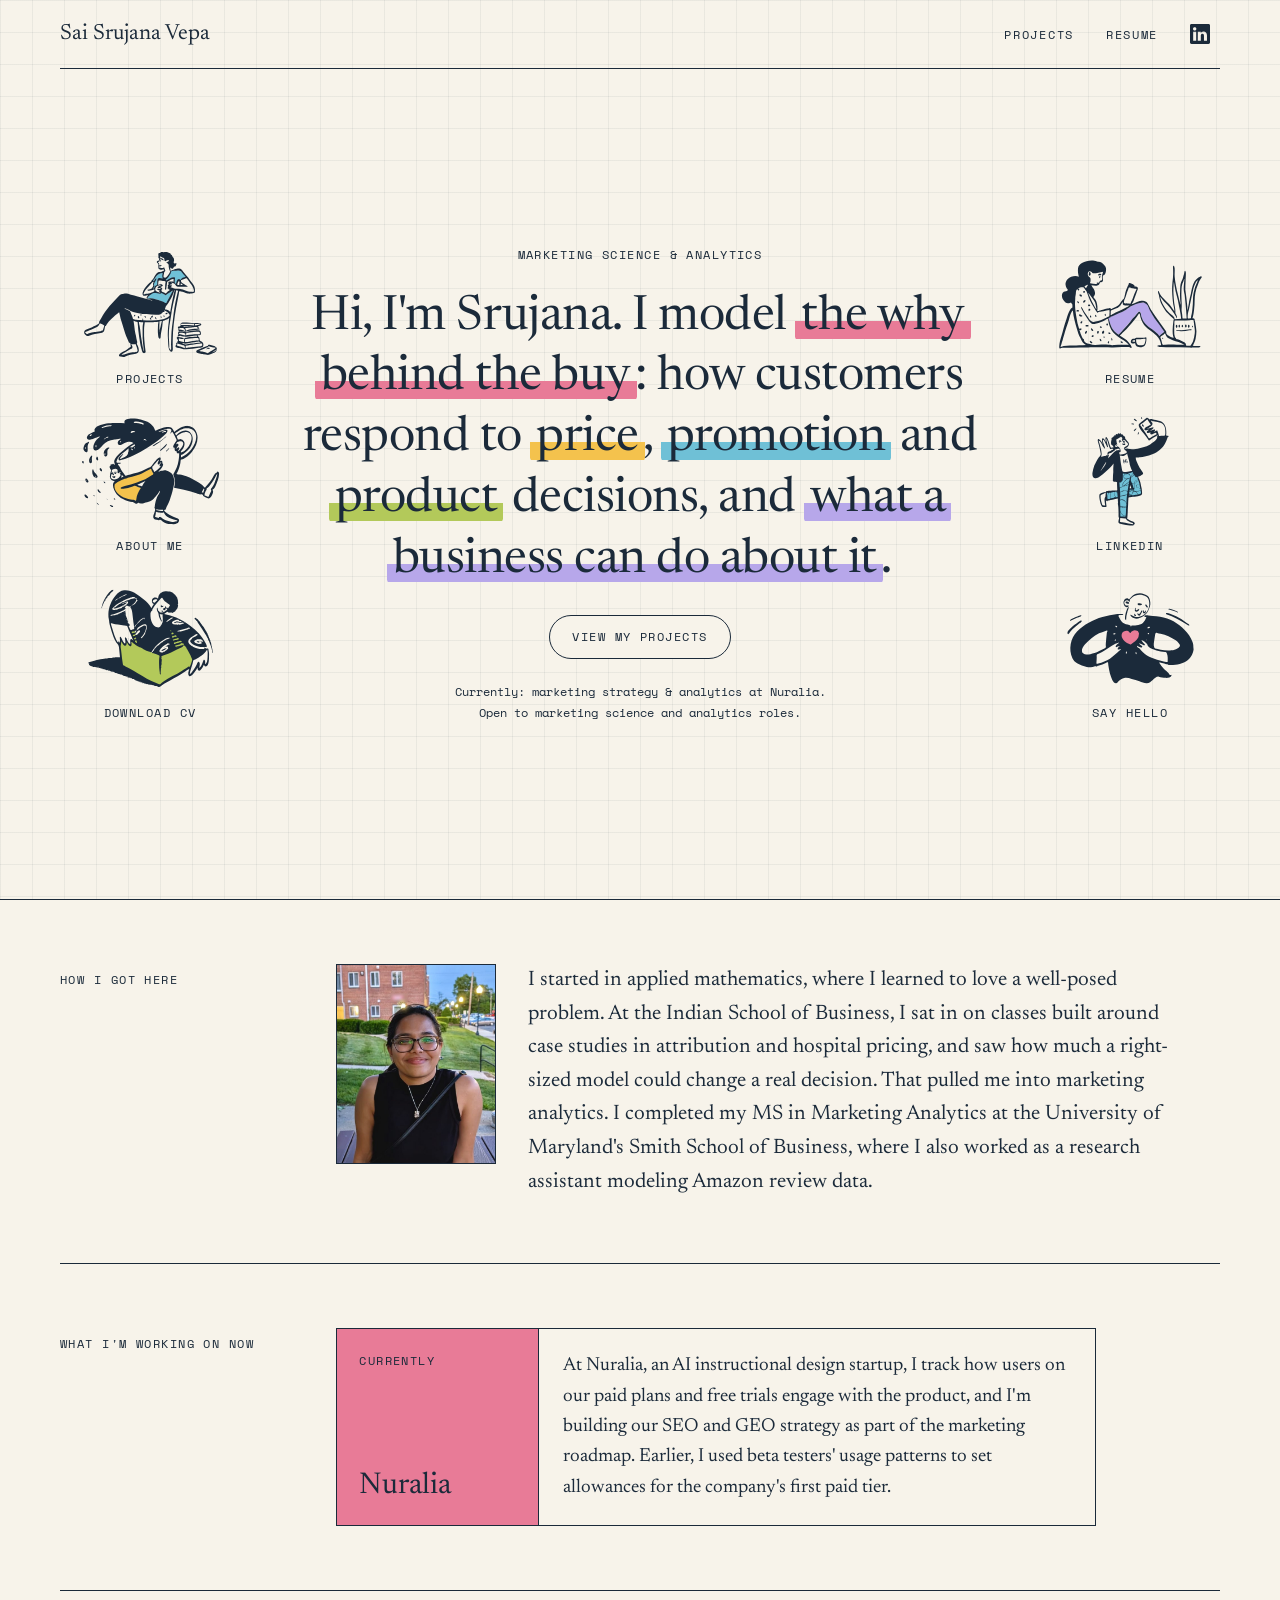
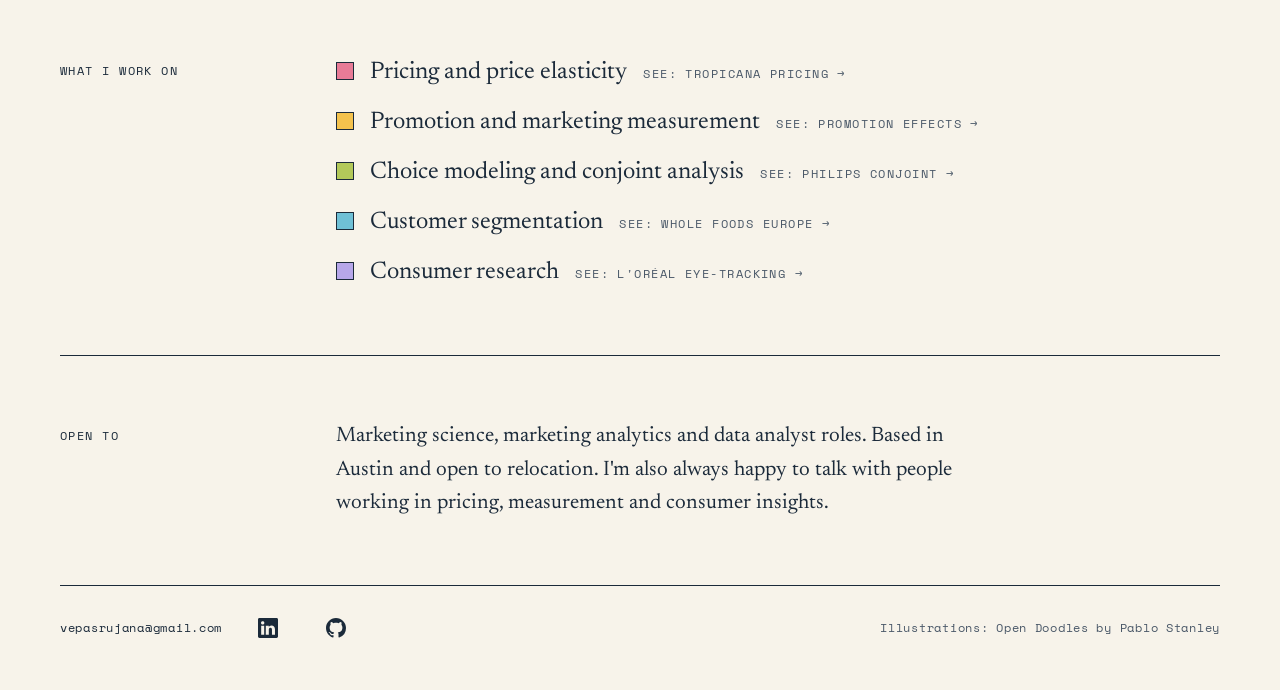
<file: index.html>
<!doctype html>
<html lang="en">
<head>
<meta charset="utf-8">
<meta name="viewport" content="width=device-width, initial-scale=1">
<title>Sai Srujana Vepa | Marketing Science &amp; Analytics</title>
<meta name="description" content="Marketing science and analytics portfolio of Sai Srujana Vepa: pricing, promotion, choice modeling and segmentation case studies.">
<meta property="og:title" content="Sai Srujana Vepa | Marketing Science &amp; Analytics">
<meta property="og:description" content="Marketing science and analytics portfolio of Sai Srujana Vepa: pricing, promotion, choice modeling and segmentation case studies.">
<meta property="og:type" content="website">
<link rel="icon" href="favicon.svg" type="image/svg+xml">
<link rel="preconnect" href="https://fonts.googleapis.com"><link rel="preconnect" href="https://fonts.gstatic.com" crossorigin><link href="https://fonts.googleapis.com/css2?family=Newsreader:ital,opsz,wght@0,6..72,300;0,6..72,400;0,6..72,500;1,6..72,400&family=Space+Mono:wght@400;700&display=swap" rel="stylesheet">
<link rel="stylesheet" href="style.css?v=589f11ab">
<script src="analytics.js"></script>
</head>
<body>
<div class="gridbg">
<div class="wrap">
<nav class="nav" aria-label="Main">
<a class="brand" href="./">Sai Srujana Vepa</a>
<div class="nav-links">
<a href="projects">Projects</a>
<a href="resume">Resume</a>
<a class="icon-link" href="https://www.linkedin.com/in/sai-srujana-vepa/" target="_blank" rel="noopener" aria-label="LinkedIn (opens in a new tab)" title="LinkedIn"><svg class="icon" viewBox="0 0 16 16" aria-hidden="true" focusable="false"><path fill="currentColor" d="M0 1.146C0 .513.526 0 1.175 0h13.65C15.474 0 16 .513 16 1.146v13.708c0 .633-.526 1.146-1.175 1.146H1.175C.526 16 0 15.487 0 14.854zm4.943 12.248V6.169H2.542v7.225zm-1.2-8.212c.837 0 1.358-.554 1.358-1.248-.015-.709-.52-1.248-1.342-1.248S2.4 3.226 2.4 3.934c0 .694.521 1.248 1.327 1.248zm4.908 8.212V9.359c0-.216.016-.432.08-.586.173-.431.568-.878 1.232-.878.869 0 1.216.662 1.216 1.634v3.865h2.401V9.25c0-2.22-1.184-3.252-2.764-3.252-1.274 0-1.845.7-2.165 1.193v.025h-.016l.016-.025V6.169h-2.4c.03.678 0 7.225 0 7.225z"/></svg></a>
</div>
</nav>

<header class="hero">
<div class="hero-col">
<a class="doodle-link" href="projects"><svg aria-hidden="true" focusable="false" xmlns="http://www.w3.org/2000/svg" viewBox="0 0 1024 768"><g fill="none" fill-rule="evenodd" stroke="none" stroke-width="1"><path style="fill:var(--accent-2)" d="M662 292c-7.635 14.928-15.702 29.46-23.847 44.116-4.312 7.759-18.218 39.85-21.81 41.076-3.867 1.32-27.559-12.612-34.359-15.341-12.082-4.85-23.564-9.443-36.185-12.433-14.132-3.35-28.377-5.818-43.036-4.573-6.42.546-17.048 2.098-10.667-6.922 4.652-6.577 9.158-12.634 15.476-17.385 4.598-3.46 11.339-9.804 16.723-12.114 5.649-2.425 13.98-1.888 20.05-1.745 6.564.155 37.845 9.916 39.566-.257 3.19 2.903 5.049 1.78 8.704 3.198 4.121 1.598 6.69 4.7 10.782 6.573 2.655 1.217 7.549 6.023 10.5 6.052 3.923.039 4.98-3.21 7.797-5.608 6.311-5.374 14.716-8.91 21.565-13.58 6.03-4.113 11.772-8.4 18.741-11.057zm-68.724-118c-.536 6.815 1.303 13.147 1.259 20.16-.02 3.06-.158 6.118.77 9.066.835 2.643.252 7.39.695 10.158-7.806-2.376-22.309-5.9-30.279-2.696-7.62 3.063-8.578 17.23-8.846 24.12-.183 4.697 1.902 11.932.321 16.428-.737 2.097-.743 2.774-.697 2.963l.006.02c-.15-.077-.762-.076-2.92 1.48-2.139 1.543-4.692 2.393-6.806 4.096-3.844 3.102-4.503 6.616-6.4 11.111-1.843 4.366-6.752 8.246-12.232 8.088 4.405-7.984 10.521-15.44 7.011-24.817-2.648-7.078 1.994-15.384 5.645-22.107 1.209-2.227 14.61-19.286 8.672-20.488-3.856-.782-12.707 17.326-14.4 20.488-4.723-3.193-6.844-7.129-3.21-11.938 2.793-3.693 6.22-6.851 8.938-10.675 4.412-6.207 8.712-13.615 13.952-19.128 9.204-9.68 25.27-16.27 38.521-16.329zm-36.77 80.219c.05.035.029.07.006.017l-.007-.017zm160.454-90.796c5.881 5.634 13.32 10.307 19.003 16.22 4.975 5.176 11.674 13.883 14.037 20.798-12.126 2.337-32.275 9.495-37.103 22.221-18.86-17.312-26.155 14.339-29.897 27.574-11.037-4.776-8.836-20.676-8.69-29.96.113-7.364 4.599-16.08-6.094-16.684-7.991-.45-15.751 2.805-22.958 5.852-8.993 3.803-18.426 9.491-25.69 16.025L612 219.577c12.415-6.97 18.886-20.297 26.153-32.5 2.318-3.89 5.415-8.216 7.105-12.421 1.17-2.908 1.992-8.778 3.274-11.363 2.017-4.065 21.714-5.184 26.932-6.232 13.775-2.764 30.24-4.422 41.496 6.362z"></path><g style="fill:var(--ink)"><path d="M645.826 220.711c5.088-.26 10.154.877 15.242.381l-13.253-11.541c-1.952 3.427-2.094 7.325-1.99 11.16zm-120.717-79.098c-13.17.058-29.235 6.673-38.384 16.334-4.847 5.12-8.853 11.996-12.953 17.749-2.749 3.86-5.434 7.584-8.772 10.976-4.867 4.943-3.473 6.073 2.01 9.795 1.736-3.252 10.938-20.64 14.795-19.857 5.86 1.189-5.458 19.556-6.695 21.844-3.66 6.77-9.573 16.226-6.917 23.365 3.505 9.425-1.577 14.797-5.99 22.827 4.635.135 5.091-1.673 6.688-5.625 2.052-5.08 4.29-9.325 8.628-12.837 3.359-2.72 8.853-3.865 10.432-7.148 1.952-4.06.727-12.075.885-16.59.24-6.862.258-23.083 7.819-26.132 7.922-3.194 22.165-.183 29.91 2.183-.967-6.047-4.017-9.997-3.975-16.717.045-7.033 1.982-13.309 2.519-20.167zM423.933 253.83c6.889-2.181 13.42-4.48 20.508-5.965 7.417-1.557 7.913-3.337 12.094-9.698 3.17-4.821 7.015-8.58 6.117-14.485-.576-3.788-2.65-5.633-2.026-9.892.386-2.64 1.619-5.523 2.51-8.033 1.09-3.08 3.353-6.574-1.907-6.726-2.905-.084-3.048 1.448-5.013 4.021-3.628 4.754-7.804 9.07-11.665 13.628-6.705 7.915-13.816 16.338-21.301 23.663-8.24 8.06-15.352 17.784-20.678 28.103-.984 1.906-6.965 13.131-4.413 15.333 2.343 2.021 15.375-2.693 17.752-3.245 10.258-2.381 21.9-3.231 31.592-7.556 4.937-2.203 15.834-4.833 19.733-8.243 3.626-3.169 3.463-10.846 1.359-15.314-5.889 3.663-48.458 17.484-44.662 4.409zm128.16-62.997c6.875-6.21 15-11.19 23.488-14.88 7.592-3.302 17.023-6.982 25.47-6.408 10.523.712 6.125 9.19 6.088 16.408-.05 9.578-4.247 23.376 7.19 28.346 3.733-13.263 11.602-44.625 30.454-27.246 4.818-12.753 22.001-17.068 34.1-19.41-2.193-6.443-8.854-12.275-13.471-17.112-5.776-6.049-10.336-13.14-16.123-19.074-11.432-11.72-32.14-7.957-46.614-5.035-4.83.974-18.835 2.199-21.176 5.746-1.467 2.226-.647 7.661-1.735 10.382-1.5 3.749-4.06 7.223-6.115 10.686-7.496 12.633-15.123 25.347-27.952 32.581l6.397 5.016zm41.952 68.058c-6.787 2.605-11.78 6.96-17.8 10.627-7.3 4.446-15.859 8.611-22.41 14.103-2.397 2.01-3.744 5.479-7.052 5.704-2.878.196-7.263-3.147-9.815-4.316-4.28-1.965-8.368-4.942-12.67-6.693-3.534-1.44-5.099-1.145-8.158-3.943-1.715 10.21-32.924.666-39.471.51-6.057-.143-14.368.575-20.004 3.008-5.372 2.32-9.57 7.425-14.169 10.904-6.302 4.77-12.316 9.593-16.956 16.195-6.366 9.053 3.238 6.491 9.643 5.944 14.62-1.25 28.841 2.233 42.936 5.593 12.597 3.003 25.039 6.606 37.098 11.477 6.783 2.739 13.921 5.257 20.3 8.817 3.363 1.878 8.817 6.474 12.675 5.15 3.54-1.215 7.066-11.359 9.211-15.41 4.167-7.865 8.55-15.598 12.852-23.386 8.125-14.711 16.174-29.299 23.79-44.284zm-83.522 194.702c4.183-2.402 11.001-1.755 15.627-2.762 5.227-1.137 10.482-2.99 15.466-4.922 5.047-1.957 9.816-3.958 14.428-6.406 2.109-1.118 4.92-2.221 6.869-3.774 1.57-1.252 2.143-3.577 3.592-4.713 3.778-2.963 4.888-1.103 5.395-6.82.55-6.209-2.934-9.725-7.27-14.371-3.883-4.159-8.926-7.753-13.804-10.678-2.158-1.294-4.463-2.75-6.666-3.984-3.331-1.871-7.796-4.98-9.544-.966 3.641.93 4.443 5.58 1.157 7.25-1.804.918-4.536-.43-6.57.546-3.142 1.506-6.164 5.708-8.853 7.971-8.826 7.431-17.267 10.217-28.82 10.814-24.139 1.245-49.417-1.508-73.092-5.086-6.093-.922-12.176.077-18.326-.143-5.984-.214-12.223-1.523-18.105-2.534-11.33-1.946-23.272-3.547-34.426-6.411-13.49-3.463-27.025-7.944-39.69-13.746-12.148-5.566-25.88-14.764-39.524-15.473 5.822 5.702 14.548 7.898 21.552 11.653 5.724 3.067 14.676 5.037 18.293 10.092 2.354 3.29 3.535 9.333 5.313 13.191 1.967 4.27 3.782 8.607 5.603 12.94 1.829 4.36 3.734 8.722 5.22 13.213.919 2.786 1.315 8.56 3.487 10.467 3.464 3.04 15.061 4.388 19.73 5.4 8.719 1.889 18.663 1.637 27.555 1.768 3.675.054 7.379.556 10.89.624 4.931.094 4.46-.76 4.39-5.04-.04-2.571.012-7.247 3.45-5.13 2.343 1.444.73 7.834.297 10.104 19.628 1.955 40.107 2.938 59.642 2.284 19.211-.643 37.757-3.121 56.734-5.358zm88.641-45.056c3.464-24.87 7.684-50.155 12.408-74.703 4.774-24.806 10.514-49.387 16.97-74.1l-12.794-3.058c-.158 5.207-1.919 9.73-2.67 14.913-1.036 7.155-3.017 14.102-4.203 21.232-2.252 13.555-6.426 26.818-10.103 40.035-3.748 13.475-5 27.358-8.444 40.901-2.839 11.157-4.289 23.447-5.873 34.917-3.845 27.827-9.323 55.708-13.492 83.549-3.91 26.102-4.302 52.735-4.077 79.08.138 16.086 2.592 32.124 2.463 48.23-.031 3.982.304 7.95.511 11.926.146 2.805-1.36 10.579-.083 12.928.809 1.488 4.284 2.86 5.513 4.925 1.946 3.267 2.356 7.173 5.481 9.646 2.533-10.217 1.336-23.701.782-34.128-.535-10.046.505-20.428.71-30.629.4-20.01 1.46-39.727 2.486-59.747 1.124-21.955 4.323-44.444 7.446-66.234 2.841-19.812 4.737-39.977 6.969-59.683zm-92.7-311.89c-1.373-.127-2.746-.254-4.12-.383.205 2.894-.406 7.581 1.634 9.09 1.546 1.145 4.676.769 6.55 1.135 6.142 1.2 13.26 2.205 19.357.017 2.37-.85.848-2.18 4.11-1.628 3.93.668 2.495 1.29 3.63 3.742.874 1.892 1.324 5.111 2.316 7.383 1.328 3.04 4.02 8.48 2.869 11.99-1.118 3.411-5.291 4.442-7.064 8.306-1.32 2.873-1.008 7.05-1.693 10.213-.914 4.22-2.07 8.425-2.58 12.723-.643 5.414-.423 11.768 6.286 12.608 6.227.78 10.679-1.221 14.854-5.756 7.975-8.656 17.08-20.877 21.764-31.766.547-1.273 1.894-3.396 1.707-4.757-.371-2.694-.533.032-1.387-1.838-.815-1.79-2.094-3.412-2.846-5.397a104.55 104.55 0 01-5.707-22.156c-.492-3.42-.657-6.798-.572-10.25.027-1.18.735-4.72.313-5.527-.43-.819-2.674-1.196-3.373-2.008-1.297-1.505-3.524-5.754-4.96-6.88-1.767-1.384-5.72-.288-6.438-3.041-1.148-4.407 26.024-11.584 13.33-17.463-9.478-4.39-24.015 17.8-27.329.34-.575-3.026.52-7.131-.807-9.903-1.467-3.064-5.458-4.21-8.246-5.7-3.558-1.901-7.153-3.855-10.61-5.936-2.372-1.427-5.789-5.216-8.313-5.563.994 5.143-.911 10.24-.943 15.373 5.468-1.48 9.231-1.51 14.628 1.12 2.57 1.252 12.254 8.36 7.348 11.777-3.976-2.35-8.228-4.387-12.658-5.769-1.748-.545-3.93-1.287-5.789-1.325-4.315-.087-3.708.365-5.327 3.618-1.562 3.134-1.227 11.308-4.655 13.31-3.545 2.069-.811-.828-3.838-.159-1.727.382-3.608 1.666-5.19 2.391 2.167 2.351 6.538 4.497 7.974 7.108 2.095 3.807 1.369 11.68 1.697 15.845 2.743-.982 5.63-1.022 8.41-1.751 2.614-.686 6.239-3.657 6.512.71.304 4.867-7.389 6.158-10.844 6.158zm35.7 128.126c.214-4.205.448-8.409.916-12.596.316-2.812 2.986-10.969 1.477-13.44-1.642-2.686-7.142-2.857-9.79-3.502-5.074-1.237-9.941-2.25-15.099-3.067-4.744-.75-9.213-.909-13.993-1.126-5.206-.235-6.496-1.617-7.647 4.12-.904 4.51-2.118 9.208-2.286 13.827-.159 4.334 1.15 8.097-3.146 11.018 9.434 0 21.72-8.398 30.328-.888 12.314 10.74-9.115 13.833-14.766 16.204 4.698 2.283 11.671 4.076 13.882 9.29 2.481 5.845-1.12 8.33-6.629 8.798.518 2.253 2.501 3.716 3.093 6.425.865 3.972-1.942 2.657 1.64 5.73 4.716 4.043 14.424 6.747 20.208 9.323a81.994 81.994 0 004.112 1.706c2.166 1.929 3.766 1.562 4.8-1.102 2.967-1.878 5.608-6.068 8.24-8.506 5.855-5.423 12.318-10.183 19.277-14.099-2.885-1.194-6.335 1.505-9.103.191-2.237-1.062-1.395-2.994-2.734-4.441.537-1.887-.03-2.577-1.702-2.07a4.043 4.043 0 01-2.331-.425c-1.4-1.734-2.029-2.303-2.122-4.982-.098-2.842 1.548-3.845 2.18-6.12 2.053-1.4 2.007-2.775-.14-4.123a9.736 9.736 0 01-1.444-4.696c-.408-6.27 5.314-8.797 9.678-12.113-7.814-.859-7.516-10.023-2.11-14.03 5.605-4.153 17.47-2.452 24.246-1.516 1.41.194 5.217 2.012 6.642.852.874-.71.257-6.715.297-7.775.092-2.406.676-5.275.293-7.669-.803-5.012.898-2.487-2.71-2.627-8.587-.333-19.523 7.163-27.077 10.697-8.456 3.956-13.89 4.565-13.979 14.373-.084 9.288-2.688 18.542-3.825 27.681-.497 3.991-.852 24.728-8.157 17.076-2.832-2.968-1.018-7.533-.808-11.194.287-5.037.117-10.152.29-15.204zM69.773 535.667c4.18.742 10.99-1.658 15.55-1.91 7.974-.438 16.186-1.197 23.999-2.857 6.112-1.298 13.077-2.441 16.373-8.357 2.946-5.288 3.988-11.91 5.575-17.68.842-3.063 3.017-7.506 3.017-10.675 0-4.121-.556-3.309-4.853-5.564-5.44-2.854-10.732-6.83-16.598-8.45-1.775-.347-3.55-.686-5.328-1.02-2.299-1.333-3.597-.677-3.897 1.966-2.244 2.366-3.56 6.727-5.442 9.494-4.292 6.308-9.39 10.608-16.048 14.246-11.983 6.544-23.148 11.596-35.982 15.875-7.073 2.358-13.595 5.667-20.509 8.267-5.538 2.083-13.182 2.717-17.437 7.353-4.8 5.23 2.579 7.133 6.68 10.67 3.36 2.897 3.425 3.562 8.022 2.155 3.425-1.048 6.46-3.052 9.75-4.411 11.264-4.653 24.898-7.75 37.128-9.102zm257.443 82.972c-4.198-.91-8.397-1.817-12.595-2.723 4.128 7.707 12.812 18.985 6.58 27.906-2.33 3.332-6.204 4.283-9.665 5.974-4.19 2.046-8.057 4.667-12.017 7.106-16.33 10.055-32.926 20.252-50.133 28.88 5.387 1.738 13.67 2.941 19.217 1.426 6.46-1.765 12.441-5.815 19.074-7.587 11.899-3.175 24.423-5.88 36.512-7.508 9.88-1.332 34.615 1.677 33.413-13.184-1.14-14.11-9.568-27.57-12.075-41.517-6.154 1.366-12.024 1.127-18.311 1.227zm250.239-225.82c4.785-23.487 7.643-47.371 13.288-70.689 2.816-11.632 4.8-23.424 7.55-35.059 1.28-5.413 2.248-10.88 3.494-16.282 1.263-5.47 3.98-10.519 4.6-16.174-4.572 1.132-5.63 11.605-7.016 15.545-2.543 7.229-5.316 14.174-8.583 21.095-5.194 11-10.705 21.613-16.564 32.277-6.178 11.249-12.704 22.067-20.422 32.339-2.535 3.375-5.976 6.02-7.61 9.722-2.571 5.825-3.652 12.767-6.107 18.827 1.73.878 6.196 1.097 8.316 1.515 3.944.778 6.707 1.47 10.495 3.346 6.673 3.303 12.28 7.22 16.738 13.163 1.12-3.051 1.412-6.396 1.82-9.626zM391.457 572.01c-.08-22.619-.4-45.43-.03-67.882.103-6.234.61-12.96 1.515-19.146.567-3.889 3.908-12.154 1.712-14.019-1.877-1.594-11.782-.544-14.213-.6-4.715-.11-9.414-.32-14.138-.674 0 8.382 3.275 17.901 4.797 26.193 1.418 7.736 2.584 15.514 3.755 23.284 2.534 16.827 3.255 33.886 6.006 50.758 2.493 15.299 5.782 30.533 7.595 45.828.995 8.397 3.008 16.318 4.573 24.71.817 4.376 3.797 22.398 7.55 24.17.793-6.465-2.448-14.272-3.029-20.809-.599-6.75-1.063-13.544-2.157-20.33-1.285-7.964-1.934-16.127-2.427-24.19-.3-4.935-.392-9.854-.819-14.784-.308-3.578-1.662-9-.69-12.509zm117.875-302.461c.156-2.463-6.22-2.363-7.406-5.195-2.409-5.748 3.08-4.714 6.456-5.308-1.203-3.197-23.739-2.033-18.488-10.664 3.642-5.987 17.453 3.177 21.144-2.513 2.426-3.737-4.176-4.251-6.795-4.626-3.94-.564-13.222 1.26-12.917-3.853.385-6.424 18.43-10.858 23.493-12.745-.561-4.399-22.28 1.854-25.423 3.637-7.115 4.037-12.565 11.278-13.609 19.326-1.216 9.365 3.533 16.739 12.886 19.037 3.9.958 6.782 1.065 10.39 2.505 2.375.947 10.059 3.31 11.686.92l-1.417-.521zm127.5-58.245c.36-3.999 3.727-11.526-.152-14.154-5.428-3.677-7.676 2.382-8.906 6.022-1.504 4.444-7.826 15.322-2.298 18.091 1.285.644 7.38-.105 8.455-.53 2.995.78 3.96-.34 2.901-3.367v-6.062zM504.374 534.24c-.34-10.93 4.553-24.069 7.326-34.773 3.144-12.13 4.8-24.5 8.13-36.495-3.705.446-7.444.81-11.104 1.554-4.995 1.014-5.084.854-4.725 5.753.535 7.357-.166 14.57-.546 21.925-.761 14.725 1.093 29.693-.14 44.324 1.1.28 1.452-.484 1.06-2.288zM642.65 247.8c12 1.836 23.499 5.64 34.418 10.751 6.019 2.818 12.648 5.845 19.373 6.97 7.473 1.25 15.398.664 23.029 1.147 2.69.17 9.762 1.477 12.385-.106 2.598-1.568 2.395-4.224 2.516-7.39.316-8.146-3.371-16.121-6.686-23.429-2.844-6.27-4.994-11.056-9.407-16.45-5.667-6.926-10.602-14.401-15.91-21.631-4.001-5.45-8.044-10.822-12.123-16.265-2.918-3.897-2.78-5.239-7.177-4.802-4.33.43-8.69 2.989-12.769 4.346-6.054 2.013-13.385 3.118-18.906 6.338-3.569 2.082-3.729 2.465-3.687 6.098.039 3.385 1.13 7.512 3.154 10.16 4.206 5.496 11.177 8.405 17.16 11.146 3.46 1.586 6.45 3.835 9.532 6.022 3.319 2.359 10.016 3.748 12.556 6.436 7.395 7.828-6.067 6.28-9.828 6.044-8.117-.51-16.19-.433-24.367-.439-8.925-.006-17.779-.421-26.579-.13-5.153.17-11.067-2.445-14.406-6.802-1.616-2.11-2.246-4.106-4.36-6.296-2.77-2.867-5.18-5.888-8.55-8.107-5.515-3.63-15.536-5.685-22.1-4.33 2.35.329 13.406 4.093 8.539 8.823-.593.576-7.705.953-9.25 1.663-2.79 1.281-6.306 3.143-7.942 5.849 4.764-.799 22.432-1.723 13.419 7.418-2.212 2.244-8.565 4.483-3.16 6.869 1.242.548 3.727-.228 5.325.267 2.376.735 4.318 2.702 6.544 3.75 6.313 2.979 15.015 4.816 21.603 4.163 9.11-.904 18.604.723 27.654 1.916zm-241.6 275.424c.31 13.13-.163 26.34.117 39.53.3 14.088 2.106 27.894 2.968 41.84.773 12.498 2.461 24.76 3.832 37.199.788 7.164 1.698 14.016 2.91 21.126 1.136 6.654 1.33 12.517-6.625 14.306-15.209 3.422-17.572-18.457-20.51-27.676-4.389-13.758-7.202-28.201-9.376-42.463-4.047-26.563-9.429-52.755-11.529-79.542-1.293-16.495-3.168-32.822-4.232-49.302-.209-3.23.615-8.205-2.22-9.643-1.707-.864-6.405-.872-8.558-1.498-5.999-1.744-11.532-4.314-17.385-6.98 4.154 21.72 5.526 43.333 8.642 65.244 1.653 11.626 4.817 23.673 7.559 35.117 2.84 11.857 3.472 24.625 6.75 36.225 1.443 5.112 2.665 7.195.57 12.443-2.57 6.441-.865 7.983 2.358 14.309 5.929 11.638 10.455 25.374 9.45 38.495-.82 10.715-8.917 16.325-18.946 19.216-12.546 3.616-25.683 3.188-38.305 7.294-10.997 3.577-22.17 6.22-32.848 10.941-4.306 1.903-8.397 4.162-13.179 4.512-6.557.476-10.979-3.329-17.172-4.122-3.871-.494-9.54 1.352-11.77-2.706-1.768-3.217.233-10.236 2.453-12.826 6.234-7.278 18.719-13.619 27.126-17.913 9.69-4.95 19.065-11.145 28.044-17.532 5.441-3.874 10.991-7.59 16.43-11.47 3.596-2.568 4.963-2.584 4.596-6.663-.293-3.254-1.76-6.41-2.016-9.74-.196-2.553.698-6.031-.508-7.697-.887-1.228-4.217-2.094-5.526-3.025-4.788-3.394-5.876-7.593-8.05-12.756-4.939-11.726-10.613-23.124-15.382-34.945-10.24-25.38-16.488-52.068-24.977-77.966-8.672-26.46-16.427-54.236-21.203-81.687-6.392 1.945-12.423 10.551-17.513 14.81-6.877 5.754-13.922 11.32-20.665 17.232-11.053 9.693-22.245 19.119-31.38 30.726-4.4 5.59-8.003 11.607-11.987 17.48-2.301 3.393-4.447 7.234-6.94 10.462-.4.518-.41 1.582-.842 2.023-.95.97-2.762-.322-3.37.317-3.756 3.927-3.707 15.078-4.878 20.26-1.612 7.142-3.423 15.354-9 20.275-8.613 7.602-24.498 8.78-35.399 9.175-13.99.506-27.56 4.405-40.834 8.592-6.191 1.953-12.22 4.237-18.434 6.133-3.574 1.092-7.651 3.268-11.468 2.85-4.603-.504-8.238-4.378-11.61-7.257-5.393-4.604-10.388-9.144-10.214-16.7.195-7.997 4.527-14.034 11.353-18.007 13.195-7.68 27.953-12.604 42.175-17.911 5.451-2.036 10.117-4.287 15.328-7.027 7.364-3.872 15.84-7.032 22.374-12.144 1.926-1.508 9.005-6.13 9.61-8.513.078-.31-1.691-3.95-1.699-4.527-.017-1.485.862-3.093 1.403-4.364 3.403-8 9.111-15.704 13.475-23.248 7.992-13.818 16.015-27.71 25.28-40.706 18.478-25.911 39.234-51.282 61.636-73.9 10.921-11.026 20.358-23.534 31.433-34.408 4.388-4.307 9.02-7.814 14.426-10.61 6.027-3.117 12.792-3.728 19.7-4.68 16.74-2.304 30.72 2.648 46.436 6.958 14.858 4.073 29.732 7.509 44.673 11.751 16.408 4.66 32.648 9.128 49.004 14.206 8.74 2.713 17.73 4.379 26.511 6.982 4.228 1.252 20.213 9.102 23.738 6.524-11.105-5.211-22.482-9.96-34.362-13.106-3.5-.925-5.734.1-5.604-3.919.071-2.19 2.534-5.149 3.42-6.953 2.123-4.318 4.527-8.538 6.604-12.87-7.532 2.14-27.777 9.541-33.453 1.889-5.94-8.01-.98-23.712 2.742-31.554 9.718-20.472 26.245-37.555 42.35-52.986 3.483-3.337 10.992-7.694 12.848-11.943.565-1.293-.664-3.19.61-4.87.757-.997 3.8-1.68 5.016-2.756 4.428-3.92 7.96-12.168 11.02-17.307 3.205-5.382 6.092-11.21 10.12-16.039 6.585-7.896 13.385-16.266 24.051-18.113 5.23-.905 10.787-.422 15.8-2.229 6.063-2.185 11.824-5.627 17.946-7.89-1.519-3.122-2.75-8.088-5.697-8.429-2.837-.329-6.999 2.11-10.246 2.092-4.742-.026-8.79-.784-13.367-1.688-5.066-1.002-6.735-.82-8.58-6.315-1.938-5.756-1.45-12.442-1.433-18.42.007-2.922.587-6.55.338-9.417-.373-4.32-1.214-4.486-4.6-7.234-4.232-3.434-9.449-7.977-4.265-13.942 2.8-3.223 8.557-.717 11.038-4.18 2.527-3.528 2.405-12.39 3.174-16.533-7.79 3.83-4.933-10.486-4.934-13.93-.002-5.012-3.36-14.026 1.475-18.196 2.247-1.936 3.916-.335 6.485-1.447 2.932-1.27 4.778-4.6 7.897-5.891 6.199-2.567 12.528.524 18.893.014 7.3-.585 14.472-1.714 21.813-.542 3.478.553 4.942 1.874 7.885 3.355 2.83 1.425 5.7 1.814 8.774 2.73 2.736.817 5.134 1.229 6.981 3.613 1.462 1.885.867 5.057 2.342 6.682 1.455 1.602 4.334 1.37 6.068 3.272 1.665 1.825 2.661 4.842 3.527 7.114 1.17 3.06 1.306 4.209 3.365 6.658 1.795 2.137 4.38 3.855 5.877 6.293 3.529 5.746 3.62 14.056 2.493 20.52-.383 2.201-3.573 7.891-3.074 9.764.475 1.783 3.467 1.314 4.822 2.442 1.17.974 2.2 5.315 3.124 5.58 1.994.572 4.454-3.366 5.966-3.957 2.626-1.027 3.725-2.08 5.18 1.79 1.078 2.872-.424 6.77-1.215 9.513-1.006 3.49-2.118 7.692-4.784 10.33-3.134 3.104-5.643 1.408-9.101 3.078-5.183 2.505-3.654 10.334-10.031 12.572-6.077 2.132-12.773-4.576-17.37-7.66.953 7.486 4.537 14.7 2.817 22.372 13.977-5.476 27.8-13.248 43.033-14.96 7.767-.874 15.613-1.908 22.945 1.316 8.582 3.774 13.84 12.1 19.65 19.016 10.917 13 22.119 25.636 32.597 39.054 9.611 12.309 17.714 26.571 28.293 38.097 10.726 11.687 18.822 30.65 17.647 46.835-.106 1.46-1.237 4.78-1.06 6.355.138 1.206 1.235 2.736 1.218 3.71-.06 3.274-1.143 5.16-4.264 6.976-5.412 3.152-13.476 4.747-19.591 5.53-8.126 1.039-18.077 1.15-26.207.04-8.384-1.146-15.754-5.839-23.465-8.675-6.763-2.489-13.556-4.043-20.662-5.63-3.92-.877-8.26-3.302-10.683-.955-2.224 2.158-2.686 13.226-3.204 16.169-5.623 31.898-12.305 62.716-18.223 94.452-6.707 35.972-11.294 71.93-15.958 108.208-4.24 32.976-5.626 66.325-6.574 99.271-.453 15.716-.518 31.263-.422 46.992.054 8.808 4.457 38.209-8.6 39.334-7.673.664-13.811-10.338-15.867-16.337-3.09-9.013-4.698-18.72-5.19-28.189-.997-19.169-2.303-38.351-3.077-57.528-.837-20.775.228-41.934 1.936-62.642 1.719-20.846 6.05-41.388 7.378-62.265-3.985 5.687-5.26 6.756-11.898 9.232-6.946 2.594-13.628 5.661-20.637 8.079-2.384.822-6.105 1.337-8.06 2.684-3.607 2.484-1.237-.335-2.39 4.5-1.23 5.166-1.46 11.368-1.788 16.675-1.535 24.91-8.436 49.643-11.619 74.422-.768 5.983.328 31.38-9.968 23.375-7.93-6.164-7.772-25.525-8.9-34.594-1.502-12.089-.665-24.518-.428-36.68.27-13.85.503-28.378 3.808-41.903-5.913-1.012-14.138 1.745-20.09 2.21-5.154.4-10.29.655-15.415.937-12.222.671-24.81 1.207-37.238.967-2.263-.044-17.044-2.114-18.933-.445-.613.541-.8 7.994-.915 8.904-.435 3.424-1.025 6.845-1.465 10.25-1.404 10.886-2.671 22.575-2.269 33.457z" transform="translate(67.995 33.043)"></path><path d="M620.551 626.676c9.327 3.645 19.227 4.968 28.633 8.288 8.41 2.969 16.218 6.96 24.498 9.978.485-3.842.742-10.346-.676-13.966-2.008-5.126-7.294-5.252-12.498-7.078-12.665-4.443-25.988-5.38-38.562-10.572 2.153 4.144 1.192 9.632-1.395 13.35m161.01-13.405c-20.144.59-39.395 5.278-59.249 8.178-9.66 1.41-19.33 2.668-29 3.984-3.721.506-10.504-.09-13.208 3.131-2.242 2.67.215 11.777-.78 15.689 4.07.3 11.3-3.504 15.72-4.133 6.88-.979 13.672-2.35 20.624-2.786 11.012-.694 21.832-1.283 32.825-2.51 11.18-1.245 21.996-3.561 33.264-4.408 5.478-.412 7.681.615 8.004-5.167.127-2.261.437-6.046-.197-8.275 1.013-2.741.114-4.072-2.697-3.994a15.88 15.88 0 00-5.305.29M742.6 594.816c5.447-.51 10.918-1.244 16.379-1.55 1.107-.063 6.724.275 7.642-.755 1.298-1.456-.148-6.783-.386-8.432-.81-5.605-1.705-8.864-7.82-8.877-5.16-.012-10.502 1.079-15.642 1.582-23.333 2.287-46.548 3.253-69.624 7.596 1.405 5.981 3 12.152 1.32 18.27 11.069.57 23.222-1.56 34.04-3.745 11.058-2.233 22.79-3.342 34.09-4.089m-36.93-56.318c-8.336.038-17.147 3.71-25.373 2.89-.123 1.531 2.51.261 3.237 1.693 1.553.004 2.094.51 1.62 1.523.028.69-.324 1.095-1.06 1.212-.363.033-.726.063-1.087.094-1.591.052-1.852 1.124-.781 3.222-.46 2.597.23 5.897.33 8.505 14.783-2.012 29.145-4.104 44.032-5.002 7.029-.424 14.052-.423 21.071-1.001 7.724-.636 16.155.728 23.705-.718 4.037-.773 3.613-.72 3.32-5.969-.18-3.189-.113-6.974-2.71-9.3-4.336-3.886-14.21-1.64-19.396-1.503-15.617.412-31.499 1.863-46.907 4.354m8.533 74.961c22.333-2.028 44.497-6.47 66.957-6.47-1.588-1.587-5.047-1.996-7.023-2.862-2.254-.986-4.38-3.087-6.583-3.95-4.42-1.73-8.916.674-13.455 1.713-10.95 2.507-22.183 2.593-33.15 5.052-11.337 2.541-22.822 4.885-34.369 6.178-5.498.614-11.397 1.862-16.83.41-.44-.316-.884-.632-1.324-.946-.475-2.022-1.793-2.561-3.955-1.62-2.746-.523-6.242.153-9.007.222-.112 1.104 10.1 4.567 12.048 5.424 4.691 2.066 7.873 3.579 12.883 2.693 11.284-1.993 22.382-4.371 33.808-5.844m-78.56-65.293c.872 3.403 4.537 1.855 7.692 2.23 4.234.501 8.448 1.962 12.55 3.064 7.448 2.001 14.9 3.975 22.317 6.092-.292-2.997.37-9.815-1.213-12.474-1.66-2.786-9.536-4.007-13.204-4.857-9.244-2.139-19.118-.921-28.51-.471.166 2.136.29 4.273.367 6.416m88.797 21.285c8.771-.743 17.552-1.32 26.348-1.63 10.056-.352 2.747-1.959 2.535-8.092-13.218 2.109-26.553 2.525-39.729 4.327-10.916 1.495-23.92 5.396-35.056 3.3-5.251-.988-10.614-1.37-16.2-1.927-5.271-.527-10.244-2.983-15.45-3.593-5.845-.685-11.816 2.6-17.63 3.468-2.465.369-3.037 2.04-4.201-.927-1.207-3.076 2.25-5.591 3.61-7.43 1.59-2.15.93 1.34 1.812-2.016.248-.94-.423-3.303-.546-4.317-.311-2.561-1.116-5.34-1.241-7.896-.116-2.348-.136-5.931 2.413-7.302 1.555-.836 2.658.384 4.013.147 10.585-1.84 23.036-1.991 33.77-.215 11.638 1.925 21.654-3.172 33.124-5.24 13.455-2.423 27.052-2.787 40.624-3.811 11.605-.876 32.807-5.417 37.228 9.405 1.252 4.2 3.076 15.76-.293 19.334-4.419 4.693-14.652 3.195-20.367 4.415.855 2.432 3.4 4.085 2.52 6.981 8.008.378 9.424 7.943 10.678 15.006 1.299 7.306-1.234 10.21 5.75 14.015 9.732 5.303 20.042 10.658 19.851 23.287-.095 6.35-.806 15.926-7.326 19.22-6.377 3.223-16.763 2.679-23.792 3.848-13.612 2.267-27.272 4.926-40.967 6.287-14.583 1.45-29.407 2.64-44.014 3.287-7.958.354-14.833 1.556-22.52-1.122-7.556-2.633-14.949-4.555-22.745-6.51-7.698-1.928-31.26-4.526-24.394-17.69 1.098-2.106 4.853-3.78 5.46-5.772.978-3.213-2.327-5.72-2.188-8.623.252-5.311 6.244-5.978 10.382-5.978-7.092-4.436 2.406-9.688 2.35-13.454-.1-6.635-8.352-10.941-8.82-16.504-1.134-13.536 41.805.558 48.414 3.487-5.087 7.543-28.687 1.016-35.716-.129.959 2.519 1.875 4.784 2.153 7.362.225 2.101-.578 4.503.157 6.618 1.16 3.345 1.12 2.705 5.226 3.616 3.039.674 6.043 1.454 9.071 2.168 4.652 1.098 11.969 4.042 16.578 3.881 4.042-.14 3.244 1.113 3.985-3.377.399-2.413-.282-4.978-.688-7.342-.85-4.954-2.09-9.643 2.236-13.197 4.125-3.39 12.82-5.003 17.88-6.199 11.23-2.653 24.192-3.303 35.715-3.166" transform="translate(67.995 33.043)"></path><path d="M777.88 484.893c-12.197-2.043-24.59-2.547-36.93-1.927.67 3.054 1.338 6.107 2.008 9.158 11.56-2.977 23.289-4.722 34.922-7.23zm-99.177 23.689c-4.891-.359-1.488 1.829-.28 5.03 1.484 3.934 1.166 8.907 1.507 13.047 14.311-5.457 30.962-8.652 46.178-10.488 7.216-.87 14.536-1.12 21.793-1.493 2.144-.11 9.89.789 11.46-.654 1.165-1.074.347-6.994-.772-8.301-6.09-7.098-29.633-.969-38.15-.333-13.965 1.043-27.674 3.538-41.736 3.192zm20.326-19.025c12.672 1.217 24.908 1.101 37.58 3-.96-8.055.188-10.111-8.95-10.539-8.143-.38-16.26-.687-24.366-.683-18.226.01-36.41-.338-54.657-.338v8.185c16.876-1.728 33.484 1.393 50.393.375zm-60.935 30.103c7.997-.034 15.556 2.983 23.554 3.766 4.787.468 3.283 1.062 6.604 3.465 5.172 3.744 6.662 1.75 6.013-3.338-2.197-17.21-23.987-13.35-36.542-14.307.825 4.104-1.072 7.584-3.866 10.414h4.237zm86.442-22.095c-11.503.187-23.02.84-34.442.602-5.113-.108-11.737-1.12-16.748-.249-3.671.638-6.741 2.508-10.767 3.203 5.913 3.185 8.912 1.033 15.13.308 6.212-.723 12.516-.71 18.754-1.086 10.243-.62 21.162-3.074 31.254-2.407.184-1.422-.875-1.545-3.181-.371zM633.3 534.837c-5.278-.011 1.983-6.014 2.937-6.609-5.844 0-7.258-3.504-5.565-9.134 1.595-5.304 2.775-3.68-1.238-8.097-3.021-3.325-3.479-5.775.083-9.492 3.624-3.782 10.964-2.713 14.175-5.835 5.467-5.313-1.588-15.897 5.987-19.968 5.12-2.75 13.374-2.41 19.028-2.991 5.464-.561 11.12-.67 16.62-.744 11.99-.164 24.446 1.847 36.383 2.953 4.352.402 9.245 2.16 13.533 2.165 4.372.005 8.953-.97 13.467-.858 5.25.132 10.306-.255 15.718.607 4.147.66 13.83 1.008 17 4.09 10.563 10.274-14.485 14.992-18.794 16.146 4.386 4.805 4.204 11.157 3.542 17.206 2.088 0 5.688-.908 6.768 1.433 1.343 2.908-3.626 3.663-4.8 4.003-6.758 1.951-14.667 1.416-21.631 2.125-13.923 1.417-27.678 2.234-41.457 4.872-6.714 1.286-13.389 2.876-20.099 4.128-1.158.217-2.323.39-3.493.52-1.796-.153-2.377.973-1.743 3.387-1.863.91-8.807-1.358-10.954-1.705-12.293-1.994-23.29-1.165-35.467 1.798zM881.52 654.202c-7.93 6.24-15.3 12.127-23.886 17.548 6.07-.189 26.255-9.868 23.885-17.548m-3.097-10.169c-4.327-3.718-8.625-3.337-13.981-4.464-4.932-1.039-9.725-2.826-14.647-4.015-3.863-.933-7.686-2.196-11.535-3.077-5.436-1.246-5.972.125-10.97 2.973-17.727 10.102-37.563 17.052-56.234 25.25 5.482 4.827 17.814 5.035 24.665 6.574 5.003 1.123 9.763 2.658 14.554 4.435 4.462 1.657 11.65 5.467 16.354 5.593 3.972.108 7.2-3.8 10.62-5.906 4.498-2.77 8.976-5.492 13.509-8.193 9.593-5.716 18.562-12.72 27.665-19.17m-80.11 40.92c-2.046-1.968-8.206-1.881-10.771-2.483-5.054-1.18-10.034-2.408-15.156-3.294-8.311-1.438-21.44-2.082-22.343-12.865-.752-8.96 10.075-11.087 16.408-14.122 9.523-4.568 19.239-8.782 29.004-12.81 9.155-3.774 18.444-6.966 27.766-10.229 1.818-.636 3.294-.548 4.778-2.003 1.171-1.149.81-3.378 2.093-4.578 2.938-2.747 6.75-1.302 10.282-.597 8.019 1.6 16.345 3.7 23.99 6.666 7.945 3.083 15.051 3.727 16.96 12.734 4.061-1.906 7.117-2.183 6.631 3.418-.142 1.645-1.337 3.435-1.624 5.132-.422 2.502.317 5.14-.1 7.648-1.521 9.12-13.82 15.877-21.44 19.459-9.397 4.416-21.523 10.94-32.014 11.802-11.18.92-23.364-3.471-34.464-3.877" transform="translate(67.995 33.043)"></path><path d="M656.005 533.634l-10 .063c3.326-.625 6.66-.632 10-.063M461.005 180.957l-3 5c.34-2.148 1.103-3.989 3-5M656.005 581.43c2.004.019 4.007.035 6 .054-2.008-.016-4.003-.034-6-.053M702.005 472.647l-7-.38 7 .38M662.005 533.684c-2.001-.02-4.002-.037-6-.056a10.822 10.822 0 016 .056M741.59 249.957l-.17-6c.058 2.003.113 4 .17 6M401.566 551.957c-.04-1.667-.082-3.335-.123-5l.123 5M456.005 470.455c1.338 0 2.673.002 4 .005-1.34 0-2.67-.003-4-.005M635.005 111.276l-5 .362c1.667-.12 3.334-.24 5-.362M761.005 476.477l-6-.04 6 .04M592.58 599.957c-.05-1.335-.102-2.672-.15-4l.15 4M594.559 548.957l-.108-4 .108 4M560.433 571.957l.144 4-.144-4M464.005 469.478l3-.041-3 .04M754.005 521.522l3-.13-3 .13M562.42 603.957l.17 4-.17-4M669.606 596.957l-.202 4 .202-4M554.35 1.104l-4.24-.538c1.4.324 2.936-.878 4.24.538M407.608 635.957l-.206-4 .206 4M731.005 523.488c1.005-.02 2.007-.043 3-.062-1.007.022-2.003.042-3 .062M391.494 280.957l.021 4c-.008-1.337-.014-2.668-.02-4M619.748 572.957c-.036 1.335-.071 2.671-.11 4-.547-1.371-.485-2.7.11-4M433.005 471.457h3-3M593.52 566.957l-.031-4c.01 1.338.02 2.668.032 4M798.005 685.416l3 .083-3-.083M762.005 558.475l2-.035-2 .035M737.005 561.46c.67-.003 1.34-.004 2-.005l-2 .004M347.565 567.957l-.12-3 .12 3M757.005 567.198c-.869.88-1.986.36-3 .416l3-.416M638.005 535.204c-1.32.624-2.655.71-4 .043l4-.043M725.005 569.474c-1.334-.01-2.668-.022-4-.034l4 .034M669.005 534.639l-4-.363 4 .363M593.428 583.957l.154-3-.154 3M731.005 526.29l-4 .335 4-.336M401.546 522.957l-.083-3 .083 3M568.623 445.957c-.08 1.002-.158 2.003-.236 3l.236-3M751.005 476.218c-1.336.692-2.669.605-4-.007l4 .007M592.593 614.957l-.177-3c.06 1.003.117 2.001.177 3M592.568 622.957l-.126-3 .126 3M403.484 490.957l.042-3-.042 3M688.005 650.485c.67-.02 1.338-.038 2-.055-.673.02-1.337.037-2 .055M365.586 658.957l-.162-3 .162 3M582.005 667.437l2 .04c-.673-.012-1.336-.026-2-.04M727.005 475.609l-4-.303 4 .303M734.005 476.665l-3-.415 3 .415zM582.42 581.957c.058-3.001.113-6.001.169-9l-.168 9M332.005 618.426c-1.67.02-3.34.04-5 .062 1.674-.02 3.337-.04 5-.062M469.005 419.496c-1.671-.026-3.341-.053-5-.077 1.675.027 3.338.052 5 .077M448.005 418.424l-4 .066 4-.066M340.005 618.468l-4-.021c1.342.008 2.67.014 4 .02M520.005 107.63l5-.346c-1.667.116-3.334.23-5 .347M542.412 224.957l.186-5-.186 5M502.005 240.456l-3 .002c1.007 0 2.003 0 3-.002M394.005 456.295l4 .325-4-.325M391.473 506.957l.063-4c-.02 1.336-.042 2.668-.063 4M506.005 453.653c1.332-.13 2.667-.26 4-.392l-4 .392M597.386 429.957l.238-4c-.08 1.336-.16 2.669-.238 4M615.005 245.613l4-.311-4 .31M503.697 530.957c2.186 5.42.958 1.582 1.014 2.833-1.861.25-2.2-.694-1.014-2.833M412.005 415.512c-1.003-.036-2.008-.072-3-.11l3 .11M616.41 313.957l.19-4c-.064 1.335-.128 2.668-.19 4M391.51 571.957l-.01-4 .01 4M391.4 541.957l.21-3-.21 3M599.365 410.957l.28-3-.28 3M378.37 544.957l.269 3c-.09-1-.18-2-.268-3M376.357 536.957l.296 3c-.1-1.003-.197-2.001-.296-3M576.393 399.957l.224-3c-.076 1.002-.15 2.001-.224 3M66.005 535.615c1.332-.105 2.666-.211 4-.315l-4 .315M583.393 562.957l.223-3-.223 3M577.347 395.957c.105-1 .212-2 .316-3l-.316 3M74.005 534.654l4-.393-4 .393M498.005 419.446l-2 .022 2-.022M391.51 532.957l-.01-3 .01 3M585.583 530.957c-.355-1.034-.53-2.053.156-3l-.156 3M568.547 511.957c-.028 1.001-.058 2.003-.085 3 .03-1.003.057-2.001.085-3M569.411 610.957l.187 3-.187-3M643.005 247.244a3677.314 3677.314 0 000 0M639.005 247.337c1.341.08 2.816-.564 4 .38l-4-.38zM468.005 458.467l4-.02-4 .02M498.005 246.284l4 .347-4-.347M432.005 458.196l4 .018c-1.339.644-2.672.707-4-.018M541.483 247.957l.044-3-.044 3M457.005 458.619l4-.323-4 .323M570.471 634.957l.067 3-.067-3M574.005 222.648l4-.381-4 .38M591.368 477.957c.092-1 .184-2.001.274-3l-.274 3M637.39 210.957l.23-3-.23 3M542.476 124.957c.019 1.001.037 2.003.058 3l-.058-3M507.005 106.29c1.333.112 2.668.224 4 .334l-4-.333M307.005 674.653c1.334-.13 2.666-.26 4-.392l-4 .392M263.005 687.677c1.335-.688 2.666-.492 4 .005l-4-.005M782.005 629.636l7-.358c-2.333.12-4.666.24-7 .358M782.005 612.411l-4 .092 4-.092M762.005 592.578l5-.38c-1.555.976-3.334.253-5 .38M743.005 594.638c1.667-.12 3.333-.24 5-.362l-5 .362M715.005 612.613l4-.312-4 .312M722.005 612.616l4-.317c-1.334.105-2.667.21-4 .317M727.005 611.634l4-.354-4 .354M734.005 577.448c-1.003.007-2.007.014-3 .018 1.007-.008 2.003-.013 3-.018M759.005 632.54c1.333-.113 2.666-.227 4-.339-1.244.874-2.65.371-4 .338M721.005 552.648l4-.382-4 .382M706.005 538.453l-2 .009 2-.01M682.005 541.239c-.336.822-2.103.717-1.996-.127l1.996.127M635.444 544.957l.122 3-.122-3M772.005 550.258l3-.05c-.988.706-1.99.607-3 .05M734.005 535.443c-.67.01-1.339.02-2 .028l2-.028M708.005 598.644c1.334-.125 2.667-.25 4-.373l-4 .373M692.005 600.632l4-.35-4 .35zM770.005 630.645l4-.376-4 .376M722.005 636.666c1.335-.488 2.671-.655 4 .012l-4-.012M719.885 498.825l-1.88-.65 7-.086c.005.001-4.851.757-5.12.736M702.005 481.459l-5-.003 5 .003M639.005 519.684c1.663-.666 3.33-.536 5-.018l-5 .018M740.005 503.44l-3 .035 3-.036M719.005 490.294l5 .327c-1.666-.11-3.334-.218-5-.327M698.005 500.634c1.667-.118 3.334-.235 5-.354-1.666.12-3.333.236-5 .354M700.005 489.293c1.334.11 2.667.22 4 .328l-4-.328M681.005 508.478l-2-.042 2 .042M702.005 498.52l-2-.125c.672.04 1.335.083 2 .125M689.005 498.485a1710.723 1710.723 0 000 0M725.005 497.555c0 .259 3.012-1.055 3 .167l-3-.167zM714.005 481.456c-.67 0-1.34.002-2 .003l2-.003M359.005 434.034c1.083-4.42.788-7.877 4.644-5.053 2.117 1.55 5.607 9.412 5.342 12.075-.327 3.285-1.824 4.594-4.916 3.55-3.554-1.205-4.965-7.267-5.07-10.572M553.835 407.204c8.955 0 5.048 9.531-2.417 9.745-3.43.098-8.366-.58-7.253-5.17.594-2.451 9.296-5.755 9.67-4.575M457.78 425.957c6.464 3.128-2.632 16.864-8.506 13.463-7.523-4.352 5.846-11.503 8.505-13.463M442.049 438.957c2.116 2.308 11.652 10.134 6.396 13.28-6.464 3.87-11.384-8.904-6.396-13.28M333.683 432.957c-2.103-4.067.79-14.71 7.212-12.765 6.463 1.959-3.656 11.686-7.212 12.765M476.345 435.3c4.193-1.687 3.394 3.308 4.028 4.918.718 1.83 4.41 6.288 3.484 8.236-1.374 2.891-4.66 1.048-6.443-.828-3.127-3.29-2.905-8.568-1.069-12.325M412.445 439.93c-3.495 0-11.837-10.076-6.935-11.766 6.083-2.098 11.17 12.507 6.935 11.766M533.213 423.957c3.2.79 7.437 9.852 2.613 10.902-5.34 1.165-6.294-8.396-2.613-10.902M513.808 440.957c-2.51-4.834-3.13-15.182 3-6.876 1.328 1.8 2.698 1.072 2.016 4.04-.596 2.59-2.975 2.836-5.016 2.836M381.59 415.957c2.558 3.851 1.803 15.927-3.543 8.785-2.274-3.036-.708-8.64 3.543-8.785M510.193 53.055c4.964-1.281 6.154 10.422 3.26 11.712-4.054 1.805-3.546-9.754-3.26-11.712M824.16 647.606c-4.606-.269-11.06-1.525-4.081-4.795 4.427-2.071 11.01-2.216 15.685-1.366 3.223.586 8.058 3.257 3.14 6.72-2.878 2.025-11.244-.46-14.743-.559M818.997 655.957l-3.992-.45c1.068-1.938 4.171-2.345 3.992.45M825.005 647.414l4 .087-4-.087" transform="translate(67.995 33.043)"></path></g></g></svg><span>Projects</span></a>
<a class="doodle-link" href="#about"><svg aria-hidden="true" focusable="false" xmlns="http://www.w3.org/2000/svg" viewBox="0 0 1024 768"><g fill="none" fill-rule="evenodd" stroke="none" stroke-width="1"><path style="fill:var(--accent-3)" d="M285.204 455.106c4.669-3.182 14.216-14.572 19.218-17.204 11.123-5.853 60.675-17.36 62.286-18.04 2.454-1.034 18.395-4.652 27.683-6.937 21.81-5.368 99.965-40.036 120.565-48.925 2.63 6.92 24.34 37.468 20.616 40.599-12.262 10.307-34.241 23.141-48.445 30.527-11.488 5.974-23.656 10.918-35.94 14.954-13.947 4.584-23.52 9.498-37.419 14.186-13.675 4.613 2.668 19.04 9.69 22.02 7.878 3.345 20.079 5.042 28.127 7.94-14.17 22.025-26.07 48.756-28.452 75.139-.573 6.35-5.413 12.17-13.286 10.27-4.062-.982-41.546-5.974-47.658-7.368-40.803-9.305-114.052-58.034-95.189-108 4.321 1.995 14.187-6.423 18.204-9.161z"></path><g style="fill:var(--ink)"><path d="M254.031 160c3.048-.257 10.93-6.346 6.794-9.426-4.172-3.107-7.17 7.306-6.794 9.426M95.245 183.353c.797-.14.45-4.501-.805-5.058-3.96-1.758-4.294 4.849-4.39 6.617-.121 2.23-.4 8.516 4.414 6.793 2.733-.978 1.037-6.68.781-8.352M329 203.723c-.107 3.892 7.756 11.376 10.687 6.887 2.466-3.772-10.485-14.635-10.687-6.887M51 115.944c2.278 5.812 13.545-2.109 13.964-6.371.86-8.73-14.082.563-13.964 6.371M145 141c5.246-.431 12.15-7.102 17.21-9.594 3.424-1.686 12.74-3.696 13.754-7.525.882-3.327-14.926 3.794-16.276 4.427-6.2 2.905-11.792 6.217-14.689 12.692m393.898-46c4.182-3.234 9.266-5.32 14.627-5.183 2.677.068 8.262 1.743 8.472-2.887.342-7.528-23.302 1.653-26.997 3.13l3.898 4.94M277.999 388.387c-3.068-5.095-8.586-8.04-12.736-12.387 1.52 7.137-1.908 13.485-4.264 20l17-7.613M810.805 497c1.69-5.659 3.384-11.286 5.361-16.858 2.212-6.24 3.312-6.78-1.983-11.142l-13.184 24.918c3.129 1.33 6.394 2.624 9.806 3.082M355.999 87.365c-5.818-6.558-33.086-6.97-29.712 7.504 1.178 5.054 7.882-.315 12.081-1.493 4.168-1.17 15.97-1.325 17.631-6.011m-1 92.85c-.705-1.674-2.113-7.715-4.203-8.19-2.036-.465-10.07 5.871-11.58 6.838-7.533 4.827-14.876 10.02-22.217 15.137 2.811 0 5.363-1 8.157-1.022 3.32-.029 5.701 1.335 8.938.557 6.955-1.67 15.027-9.377 20.905-13.32m7.537-149.645c.653-3 34.745 6.005 38.842 7.654 2.232.897 13.75 6.884 11.275-2.14-1.409-5.138-14.718-9.056-18.983-10.465-10.843-3.579-22.275-6.124-33.82-5.534-2.242.114-19.22 1.094-12.13 7.918 2.442 2.35 11.2 1.61 14.816 2.567m7.463 412.143c6.352 3.125 12.837 5.515 19.476 7.96 2.95 1.084 7.544 3.927 10.797 3.213 2.665-.586 3.519-4.644 4.919-7.36 5.118-9.938 11.23-17.955 18.808-26.15-3.518-2.565-21.381 8.755-25.8 10.426-4.426 1.673-8.6 3.358-12.93 5.357-4.078 1.882-12.123 3.565-15.27 6.554M482.463 358c9.257-4.189 18.031-11.617 25.623-18.268 8.717-7.636 16.532-15.64 22.913-25.521-3.84.196-12.318 12.548-12.413-.9-.049-6.86 9.352-13.617 12.27-19.98-7.258-4.098-13.91 20.388-22.24 14.453-8.022-5.72 4.637-25.382 7.076-31.586-4.706-3.131-31.518 31.915-35.4 36.4-2.426 2.806-8.166 6.543-9.536 9.817-.816 1.95-.933 8.135-.538 9.928.821 3.75 4.98 8.24 6.832 11.73 2.344 4.42 4.385 9.013 5.413 13.927m382.692 126.352c-8.005-11.3.263-16.227 6.773-25.605 5.206-7.502 9.995-15.771 13.295-24.149 8.253-20.953 15.7-40.433 19.776-62.598-5.61 2.56-9.116 12.306-11.922 17.441-3.774 6.904-7.093 14.15-11.287 20.839-7.848 12.516-15.553 25.868-25.536 36.717-4.523 4.917-8.352 10.448-13.57 14.878-2.385 2.024-6.946 3.685-8.703 6.216-1.658 2.389.197 3.916-.433 6.77-.646 2.928-3.608 6.05-4.879 8.87-1.67 3.702-3.224 7.414-5.087 11.035-2.032 3.949-2.587 6.014-3.135 9.873-.599 4.22 1.237 4.658-2.448 8.546l20.033 8.833c2.253.995 4.507 1.988 6.76 2.982l1.426-2.671c1.835-1.783 3.523-6.178 4.572-8.533 4.388-9.824 9.343-19.687 14.365-29.444M220.32 436.919c-18.96 49.92 47.668 91.95 88.683 101.247 5.681 1.287 11.225 2.972 16.88 4.355 6.166 1.507 11.641 1.207 17.796 1.838 4.896.5 7.23 4.285 11.844 5.327 7.71 1.742 7.239-4.053 7.791-10.261 2.34-26.325 15.776-51.724 29.995-73.69-6.495-2.324-12.93-4.86-19.343-7.404-5.487-2.178-13.888-8.3-19.787-8.624-4.362-.238-11.01 3.487-15.247 5.122-7.056 2.723-14.133 5.042-21.487 6.899-12.86 3.247-27.17 7.673-40.477 8.008-3.837.097-14.36 1.884-17.121-.487-5.264-4.52 2.042-8.29 6.45-9.903 26.264-9.618 54.15-13.707 80.49-23.568 13.554-5.075 26.968-10.742 40.607-15.742 11.757-4.309 24.071-8.124 35.433-13.425 15.005-6.998 30.074-15.716 43.067-25.987 2.6-2.055 8.05-5.108 9.832-8.086 1.57-2.622 1.374-.007 1.048-3.186-.234-2.283-3.028-5.378-4.177-7.535-4.282-8.043-8.152-16.305-11.405-24.817-20.726 8.89-40.444 20.99-60.865 30.49-20.554 9.563-43.74 16.31-65.728 21.689-9.359 2.29-20.118 3.014-28.7 7.54-3.648 1.921-7.253 4.145-11.16 5.257-1.153 2.213-2.288 2.647-3.407 1.3-.701-.786-1.607-1.118-2.719-.996-2.39.404-4.826 1.533-7.06 2.4-11.31 4.384-22.138 9.874-32.874 15.476-5.09 2.653-10.309 5.267-15.179 8.298-2.61 1.625-4.95 3.263-7.085 5.494-2.56 2.675-1.951 4.874-6.095 2.971M646.98 140.53c4.79.078 9.158-2.518 14.155-2.373 7.857.227 14.077 6.319 18.637 12.194 9.024 11.624 6.723 25.647 2.19 38.656-2.169 6.217-5.147 12.185-8.867 17.627-3.294 4.818-9.183 9.375-11.482 14.74-3.791 8.846 3.858 5.084 8.542 3.195 5.888-2.378 11.409-5.333 16.407-9.314 22.277-17.742 39.223-42.403 44.9-70.725 2.77-13.818 2.556-29.972-7.07-41.25-8.8-10.313-23.99-13.682-36.977-11.77-14.037 2.068-26.759 8.014-38.189 15.667-3.32 2.224-6.36 4.652-9.477 7.139-4.09 3.263-6.54 3.348-5.517 8.462.76 3.802 2.83 7.742 4.164 11.39 2.498 6.833 1.587 8.601 8.583 6.362m15.277 117.801l-.97 1.657c6.684.318 12.91-5.578 18.604-8.456 7.398-3.741 13.967-8.844 20.45-13.997 11.432-9.09 23.014-19.332 31.523-31.264 19.077-26.747 36.405-60.658 31.2-94.57-5.61-36.55-37.579-50.618-71.642-45.78-15.35 2.18-29.056 9.034-42.794 15.992-6.925 3.507-12.77 8.058-19.113 12.462-3.292 2.287-6.296 2.584-6.51 6.582-.163 3.013 5.046 9.827 6.454 12.557 17.25-17.596 35.838-32.153 61.887-33.053 30.99-1.07 49.315 28.314 49.18 56.452-.134 27.595-12.036 54.14-31.009 73.971-8.622 9.013-16.843 16.245-27.431 22.823-5.278 3.279-9.17 6.223-15.072 8.4-4.174 1.541-3.74.73-4.804 4.593-.905 3.28.02 8.226.047 11.631m-168.391 374.91c-.403 4.973-1.414 9.869-2.539 14.72-.404 1.741-2.679 7.24-2.28 9.198.66 3.237-.218 1.156 2.618 2.844 2.958 1.763 6.402 1.657 9.641 2.192 2 .33 9.324 3.778 10.556 3.234 2.154-.952 2.086-4.308 4.449-5.638 3.22-1.814 7.965-.26 11.002 1.159 8.12 3.787 13.7 11.628 21.557 15.92 13.954 7.62 30.512 11.84 46.08 13.58 8.433.944 17.063 2.599 25.392.623 6.562-1.557 15.091-1.414 18.658-8.455-31.701-8.718-80.087-19.387-92.621-55.767-6.814 6.178-18.201 2.851-26.435 1.998-9.06-.938-17.154-.72-25.439-4.849-.606 3.246-.79 5.94-.64 9.241m-280.68-225.318c14.923.901 29.07-6.16 38.254-18.076 2.26-2.935 4.579-5.93 5.936-9.407.295-.88.588-1.763.882-2.644 1.425-2.433.8-3.581-1.87-3.444-1.505-2.064-5.32-2.758-4.235-6.499.817-2.822 3.834-2.868 6.456-3.756-1.306-2.194-2.087-3.295-3.956-5.246-4.857 4.37-13.672 12.945-17.085 2.907-1.64-4.819 1.246-9.425.531-14.073-.294-1.923-2.731-6.834-4.144-7.983-7.523-6.125-18.358-3.59-26.34.015-5.501 2.485-6.685 3.65-7.582 9.347-.911 5.792-1.757 11.582-2.768 17.357 3.3-1.72 3.902-5.436 6.055-8.112.806 1.468 1.613 2.938 2.422 4.406 1.136-.637 2.197-.604 3.181.102 1.593 2.45.59 6.08.101 8.648 5.312-.495 7.557 5.43 2.202 7.831-5.547 2.486-8.05-4.292-8.237-8.682-2.07 2.472-4.196 1.15-5.639 2.42-1.441 1.27-2.009 3.916-2.522 6.815-.843 4.763-3 11.635-1.004 16.413 2.963 7.097 12.41 10.79 19.362 11.66M645.61 179.976c-4.937 6.867-13.356 15.856-15.117 24.152 5.439-3.191 16.938-18.548 19.9-6.315 1.7 7.022-7.021 15.389-9.164 22.188 8.577-2.822 14.686-11.66 20.038-18.481 6.824-8.697 13.791-20.161 15.533-31.22 1.409-8.949-4.8-17.29-14.023-18.167-4.712-.448-9.632.3-14.184 1.393-2.076.497-5.172 1.115-7.025 2.227-2.326 1.397-2.644 4.667-4.836 1.947-2.91 5.487-5.822 10.974-8.733 16.46 2.897-1.052 8.809-5.514 11.975-5.053 4.624.675 5.574 7.39 5.636 10.87M183.28 45.643c-12.945.382-26.476 3.139-38.73 7.236-3.044 1.019-15.883 4.641-13.18 9.892 1.788 3.47 11.423-1.434 14.336-2.252 12.484-3.505 25.338-5.817 38.125-7.927 3.096-.51 13.6-.46 14.141-4.519.664-4.952-11.036-2.435-14.692-2.43m352.313 564.822c-7.017.857-13.754.537-20.777-.323-5.911-.723-11.93-3.143-17.811-3.143 0 6.295-.427 6.335 6.215 7.682 4.636.94 9.338 1.47 14.023 2.125 8.249 1.153 17.406 4.39 25.756 2.727-.202-1.093-.842-8.47-1.707-9.2-.487-.41-4.99.139-5.7.132M422.19 144.677c1.962 1.25 6.472 6.235 8.81 6.323-.835-5.771-7.274-15.82-14.668-12.253-1.812.875-5.618 5.229-3.896 7.15.92 1.027 7.35-1.213 9.754-1.22m-68.409 51.34c.071-1.006.144-2.012.218-3.017-2.713 1.595-6.072 2.35-8 4.92l6.944 3.08.838-4.983m213.676 153.218c12.819 4.49 24.571 10.485 34.006 20.662 8.157 8.8 11.99 24.307 13.98 35.843 4.927 28.546-4.579 55.005-10.847 82.313-3.18 13.853-7.927 27.184-12.372 40.679-3.88 11.784-7.209 24.124-12.566 35.33-4.542 9.5-10.345 18.868-14.341 28.724-2.15 5.304-5.635 23.506-13.797 17.79-2.227 5.823-2.768 5.327-.388 9.372 1.724 2.928 7.569 6.994 10.328 9.378 7.35 6.356 16.66 11.594 25.283 16.044 15.794 8.152 32.724 14.25 48.99 21.68 7.19 3.289 14.988 7.172 13.374 16.58-1.352 7.885-5.914 13.865-13.032 17.373-6.68 3.295-16.238 5.839-23.589 6.872-4.361.614-5.361-1.201-8.917-1.829-3.957-.697-8.575.652-12.658.617-18.326-.16-34.371-4.77-49.18-15.398-5.293-3.798-13.083-14.1-20.009-14.099-3.54 0-2.793 2.15-5.907 3.413-3.843 1.556-10.465-1.382-14.243-2.072-8.049-1.469-16.234-2.961-21.594-9.894-5.795-7.492-3.735-16.773-1.245-25.093 2.807-9.379 7.53-18.894 9.537-28.415.489-2.316.939-6.633.443-8.99-.772-3.655-4.463-5.836-4.574-9.795-.034-1.204 1.69-2.792 1.99-4.035.666-2.73.563-5.562.837-8.34.489-4.956 1.62-9.704 2.399-14.602 1.772-11.145 5.267-21.087 8.65-31.825 3.282-10.422 6.406-18.178 12.752-27.202 3.285-4.673 14.275-21.324 8.908-26.116-7.345 14.428-15.934 25.68-27.175 37.166-8.598 8.786-17.004 20.596-27.765 26.853-11.831 6.88-26.289 10.927-39.354 14.565-6.214 1.729-11.37 5.565-18.069 6.275-7.26.768-14.65-.138-21.76-1.757-2.001-.455-7.774-3.53-9.585-3.335-2.668.29-6.506 5.046-9.434 5.92-7.127 2.125-11.994-1.936-17.4-5.69-5.867-4.073-7.642-5.085-14.412-5.576-8.292-.6-16.356-3.522-24.512-5.312-14.34-3.146-26.529-9.522-39.563-16.197-14.941-7.649-27.721-18.198-38.983-30.66-16.555-18.321-39.61-69.088-12.567-86.863-15.92-2.162-30.502-9.114-32.443-27.134-1.014-9.43.895-19.874 3.266-28.963 1.082-4.15 2.372-8.274 3.608-12.38a8.5 8.5 0 001.475-4.555c.571-2.137-.252-3.202-2.47-3.192-4.194-4.903-7.347-9.23-8.194-16.193-.267-2.206-.506-5.588 1.064-7.464a5.361 5.361 0 012.626-1.51c2.458.14 3.152-1.071 2.084-3.632 1.193-3.628-.577-6.455 3.92-7.97 1.441.307 2.876.643 4.305 1.006 1.824.831 3.01.229 3.562-1.802 4.236-1.658 2.282-4.109 8.038-1.976 3.483 1.291 6.797 3.514 9.334 6.222 3.182-2.043-4.055-14.668-4.296-18.696-.573-9.495 3.353-17.345 8.46-25.144 9.927-15.156 23.783-28.188 37.447-39.914 26.172-22.456 53.667-43.834 83.219-61.725-12.191-8.467-26.434-10.762-40.94-6.827-13.373 3.628-24.213 10.217-36.523 15.98-11.404 5.337-23.509 7.53-27.145-7.035-4.074-16.315 8.924-22.372 20.583-29.688-2.911-2.171-12.495-.619-16.12-.362-8.074.57-15.796 2.394-23.642 4.006-3.763.772-7.22.598-10.948 1.355-5.542 1.125-11.329 2.385-16.936 3.988-13.34 3.815-26.58 9.605-38.108 17.407-9.963 6.74-16.875 16.257-24.902 25.022-9.154 9.994-17.926 19.828-31.497 23.486-6.355 1.714-13.81 3.269-18.315-2.407-4.192-5.278-4.426-11.639-4.288-18.092.303-14.255 7.19-29.658 15.2-41.306 8.694-12.644 20.34-19.885 31.343-30.062-15.904 1.137-31.274 9.52-45.9 15.315-3.078 1.22-6.185 2.59-9.28 3.72-3.3 1.203-5.486.466-8.648 1.017-7.215 1.26-13.413 4.3-20.432-.548-13.278-9.171.025-27.828 9.168-33.553C59.505 98.01 72.46 91.297 86.489 85.61c-7.595-8.238-1.109-19.994 5.892-25.839 8.857-7.395 20.136-11.632 30.809-15.59 8.44-3.132 16.73-6.138 25.498-8.022 9.218-1.98 19.996-5.006 29.35-4.715 8.77.272 16.55-1.274 25.433-1.52 7.392-.206 14.801-.029 22.192-.22 19.886-.514 39.845.827 59.28 2.258C269.545-13.067 370.973.839 392.611 6.72c19.665 5.346 42.197 11.547 58.715 24.23 6.998 5.373 13.644 11.48 19.853 17.748 9.16 9.248 14.231 21.358 19.076 33.311 12.29-6.02 24.04-12.58 37.487-15.566 12.795-2.84 25.902-6.688 38.772-8.833 9.785-1.632 23.988-2.738 32.223 4.17 8.944 7.505 13.604 19.184 18.943 29.185 25.64-24.329 54.24-42.078 90.796-40.898 35.772 1.156 59.295 32.047 63.632 65.521 4.777 36.886-11.654 75.428-33.926 103.992-9.987 12.81-20.32 25.182-33.763 34.739-6.666 4.737-13.698 9.927-21.007 13.626-3.645 1.844-7.63 3.51-11.456 4.93-1.727.64-3.505 1.282-5.3 1.717-5.129 1.244-4.133-.417-6.04 4.072-1.547 3.645-1.357 9.916-2.02 13.916-.757 4.572-1.207 9.207-2.312 13.717-1.916 7.817-3.91 15.442-6.309 23.076-4.542 14.447-10.653 29.008-18.14 42.186 6.349 2.758 15.24 3.036 22.025 3.872 7.343.903 14.697 2.803 22.325 4.936 15.284 4.273 28.942 7.88 43.476 14.279 15.089 6.642 28.537 16.56 43.066 24.454 13.36 7.259 26.865 16.35 39.273 25.065 2.952 2.073 4.78 3.875 7.13 6.5 2.404 2.683 3.17 3.208 6.042 5.532 1.296 1.047 5.063 6.332 6.542 6.526 2.649.351 2.242-1.626 4.321-4.386 4.342-5.762 10.398-10.226 14.71-16.134 3.595-4.927 7.346-9.915 11.189-14.152 9.302-10.252 17.01-21.616 23.622-33.906 3.442-6.399 7.066-12.488 10.804-18.527 3.72-6.012 10.336-13.947 17.747-13.592-.596-3.061-2.49-3.571.778-5.443 2.104-1.206 6.2.738 7.822 1.962 4.292 3.244 4.482 9.536 4.212 14.263-.698 12.18-3.246 24.205-6.8 35.723-4.27 13.846-9.62 26.061-15.462 39.276-4.65 10.527-10.424 24.448-21.995 29.252 7.77 11.096 4.039 20.137-1.155 31.917-3.796 8.612-8.81 17.51-16.447 23.209-8.608 6.424-17.945.974-26.949-3.272-5.437-2.565-22.066-8.618-18.684-16.511-4.154-.554-6.767-3.572-10.548-4.5-4.003-.983-3.315.642-7.55 1.252-3.248.467-8.105-2.441-11.162-3.482-5.108-1.737-10.2-3.519-15.3-5.275-14.355-4.945-28.468-9.813-42.965-13.774-26.973-7.37-54.279-11.55-81.157-18.132-5.388-1.32-10.745-2.592-16.355-3.65-1.158-.217-7.169-.552-7.9-1.792-1.278-2.173 2.654-14.333 2.991-16.811 2.216-16.268 1.492-34.076-1.629-50.16-1.296-6.685-7.085-15.342-7.035-21.868.035-4.378 3.914-9.158 6.192-13.124 5.634-9.805 11.537-20.4 15.71-30.603 6.39-15.61 10.304-33.23 13.127-49.948 1.47-8.716 3.18-18.164 3.58-26.981.306-6.72-.246-13.77.73-20.653-3.72.353-8.983 2.28-12.333.217-4.231-2.603-5.367-10.036-4.827-14.475-14.486 2.529-14.005-11.21-13.108-21.952-26.18 0 7.348-38.904 11.537-47.258 1.925-3.84 1.868.473 1.018-5.467-.373-2.611-2.158-5.505-3.168-7.906a258.52 258.52 0 00-7.12-15.487c-5.368-10.74-11.45-21.117-18.086-31.123-5.974 4.163-11.359 9.09-16.348 14.378 3.2-8.37 12.979-18.739 8.796-28.243-3.876-8.81-16.823-8.2-24.47-6.588-20.776 4.38-40.702 10.76-60.495 18.147 6.131 3.516 15.518.8 21.61-1.888 7.543-3.33 15.655-6.823 23.785-8.587 7.09-1.538 16.402-1.013 14.353 8.537-1.66 7.738-9.23 15.19-14.223 20.976-11.003 12.747-24.8 22.615-38.352 32.475-14.568 10.6-28.605 22.115-43.357 32.407-26.667 18.606-55.34 34.776-82.892 52.143-14.317 9.024-30.54 16.286-46.067 22.974-17.08 7.357-33.456 15.234-51.176 21.045-9.841 3.228-19.595 5.884-29.265 9.557-6.061 2.3-16.616 6.912-20.62.08-8.134-13.879 21.3-32.13 29.365-40.615 5.564 5.404-21.875 25.54-19.727 33.41 1.687 6.182 8.214-1.802 11.366-3.487 5.093-2.724 11.125-4.093 16.244-7.2 10.499-6.375 22.947-13.726 25.344-26.903-1.668-1.76-1.647-3.385.063-4.875.761-.905 1.365-1.9 1.81-2.983.747-2.07 1.047-4.664 1.447-6.86 1.182-6.49-1.785-12.565.988-18.916-16.18 12.26-31.734 26.109-47.094 39.381-13.777 11.905-28.153 27.494-33.216 45.258-.648 2.276-1.726 4.858-1.608 7.26.23 4.716.701 3.7 4.5 5.215 3.8 1.517 9.333 1.386 13.419 1.547 2.33.09 12.731-2.376 10.663 2.735-1.192 2.947-8.403 2.836-10.985 3.108-6.48.684-9.994-.018-6.924 7.006 1.376 3.148 4.164 5.28 6.351 7.717 6.087 6.779 9.393 17.176 14.18 25.14 5.456 9.073 11.453 17.7 17.824 26.15 2.63 3.487 6.143 10.04 9.788 12.528 3.403 2.323-.601 2.131 5.052 1.187 2.464-.41 4.697-2.013 7.054-2.587a1019.941 1019.941 0 0043.153-11.54c18.642-5.421 38.205-10.044 55.991-17.85 15.933-6.995 31.748-15.322 47.848-22.406 4.702-2.067 9.398-3.438 13.052-7.243 4.411-4.592 8.063-10.604 12.131-15.54 6.919-8.397 13.296-16.937 20.743-24.894 5.544-5.921 15.368-16.927 23.19-19.29 14.86-4.49 6.905 18.145 4.984 23.866 3.494.793 5.33-3.688 9.43-2.4 4.909 1.545 5.417 8.073 6.031 12.164.163 1.09-1.312 3.127-.864 4.099.153.331 3.356 2.225 3.974 3.103 2.243 3.19 1.802 7.067.952 10.506-4.398 17.815-20.03 30.823-31.526 43.964 5.143-.973 8.956-3.904 13.81-5.357 4.558-1.363 9.139-1.292 13.732-1.683 4.809-.41 9.428-2.209 14.348-2.3 5.163-.096 10.106 1.374 15.226 1.957" transform="translate(54 30)"></path><path d="M23.737 189c-2.835 1.853-3.635 3.671-3.732 7.946-.04 1.753.081 8.294 2.532 8.047 2.3-.231 1.2-13.744 1.2-15.993M9.092 199.653c1.32-13.701 6.333-27.632 18.125-36.169 2.916-2.111 6.215-2.036 9.411-3.368 1.921-.8 4.956-4.52 7.137-4.08 8.027 1.624-1.247 12.29-2.605 15.096-4.209 8.693-3.925 16.331-3.799 25.709.096 7.127 1.577 19.142-2.016 25.593-3.83 6.869-12.138 2.408-16.775-1.657-5.852-5.133-10.272-13.306-9.478-21.124M150.01 240.142c0 7.645 6.205 2.47 5.984-2.969-.325-8.006-6.274-3.076-5.984 2.969M183 197.876c-6.792 6.108-12.031 9.535-13.34 18.927-.99 7.114-.006 14.16.036 21.326.071 12.012-9.629 24.64-20.067 10.871-7.614-10.043-4.883-25.835 1.326-35.929 3.258-5.295 7.91-10.534 13.282-13.834 4.041-2.484 15.409-7.37 18.762-1.361M88.151 383c-.787 1.863-2.636 9.469 1.136 7.749 3.33-1.52 1.172-6.562-1.136-7.749m-19.927-23.483c-.582-2.86-.345-20.79 4.594-19.445 3.879 1.054 4.52 10.232 6.1 13.426 5.885 11.895 19.392 19.302 24.05 31.58 5.199 13.71-10.52 14.135-18.86 8.583-9.877-6.574-15.591-22.67-15.884-34.144M56.117 286c2.143-2.894 2.36-4.44 1.138-7-1.562 1.699-1.285 4.127-1.138 7m1.55 12.945c-11.173 1.251-11.732-19.34-9.819-26.41 1.524-5.63 4.8-11.681 8.173-16.27.68-.925 7.141-9.244 8.407-9.264 4.86-.077 3.525 5.414 3 7.458-1.65 6.44-2.305 11.822-1.86 18.962.476 7.64 4.094 25.778-7.9 25.524M565 120.618c-15.977 13.399-31.145 27.905-48.518 39.625-8.5 5.736-17.388 10.81-25.87 16.64-4.321 2.968-8.73 5.626-13.522 7.808-4.234 1.928-7.002 2.179-3.49-2.397 2.349-3.057 7.612-5.187 10.81-7.36 4.923-3.347 9.572-7.06 14.75-10.028 9.128-5.237 18.2-9.465 26.615-15.887 7.47-5.699 15.174-11.263 22.302-17.32 3.057-2.597 13.192-14.52 16.923-11.081M565.323 169c7.185 6.146-10.792 22.984-14.892 26.8-4.323 4.025-9.084 7.615-13.786 11.18-1.655 1.256-10.685 9.66-12.977 8.981-4.522-1.339 1.415-6.79 2.959-8.212 4.993-4.604 10.093-9.072 14.975-13.8 4.403-4.26 9.17-8.205 13.429-12.603 3.45-3.563 6.347-9.6 10.292-12.346M33 416.756c-1.877-4.347-5.236.48-3.533 2.65 1.61 2.055 3.292-1.815 3.532-2.65m-11-8.584c1.006-6.392 3.33-9.944 9.327-4.488 4.12 3.75 12.408 14.41 11.621 20.222-1.032 7.623-9.428 5.46-13.78 1.474-4.462-4.086-6.432-11.54-7.168-17.208M35.14 533.975c-7.346-.56-13.613-6.199-16.732-12.808-2.625-5.558-5.11-14.517 4.112-11.596 6.01 1.905 29.177 25.3 12.62 24.404M124.164 497.74c-5.677 1.293-11.292-2.446-14.783-6.662-2.172-2.626-7.227-11.83-4.68-15.62 3.55-5.285 8.91 5.338 10.759 7.441 2.9 3.293 12.384 9.59 8.704 14.841M129.277 354c-4.45-2.065-8.581-4.55-10.37-9.483-1.139-3.141-2.095-12.56 2.96-12.517 5.845.052 19.23 21.057 7.41 22M98.079 256.003c5.958-.108 7.369 3.178 8.197 7.9.563 3.203 3.292 14.08.458 16.308-4.05 3.184-10.493-4.111-11.795-6.975-2.684-5.896 1.027-11.695 3.14-17.233M200.458 582.138c2.901 1.32 9.501 4.247 6.979 8.79-2.637 4.75-10.208.133-13.036-1.943-1.184-.869-8.706-6.557-8.391-8.464.663-4.054 11.032 1.236 14.448 1.617M9.326 285.508c1.983 4.964 4.214 22.018-6.225 12.809-3.186-2.81-3.666-6.321-2.569-10.18 1.587-5.592 3.897-4.483 8.794-2.63M562.538 222c-2.312-4.723 3.395-7.77 6.445-10.813 1.991-1.988 10.364-12.771 13.109-12.162 5.647 1.253-16.778 20.869-19.554 22.975M98.004 564.086c5.447-.874 6.718 5.176 10.227 7.813 1.505 1.132 6.671 2.126 5.632 4.528-2.73 6.306-16.126-8.101-15.86-12.341M144 421.192c3.744-1.567 14.55 6.851 11.447 10.488-4.638 5.441-11.183-7.511-11.447-10.488M222.917 542.986c-2.729.27-14.246-3.35-9.979-8.196 2.996-3.405 10.958 5.114 9.98 8.196M85 519.728c-2.71 1.083-12.481-1.145-9.409-5.39 2.927-4.039 9.413 2.036 9.409 5.39M165 538.037c3.168-.33 5.456 1.581 6 4.815-3.962.565-5.184-.377-6-4.815M577 68.49l4 .02c-1.34-.008-2.67-.014-4-.02M556 346.996l-6 .008c2-.004 4.001-.006 6-.008M902.806 361c.638 2.225-.296 2.594-2.806 1.106l2.806-1.106M846 535.49l3 .02-3-.02M656 374.525c-1.677 1.278-3.345 1.458-5-.068 1.667.024 3.333.046 5 .068M618.564 204c-.041 1.67-.084 3.337-.128 5 .041-1.671.085-3.336.128-5M705 49.7a8320.79 8320.79 0 01-5-.005c1.668-.624 3.335-.42 5 .005M216 29.353l-5 .294 5-.294M257 29.67l-4-.34 4 .34M279 31.255c-1.333.497-2.666.79-4 .007l4-.007M160 33.993c-1.668.339-3.334.678-5 1.014 1.668-.336 3.334-.675 5-1.014M619.568 441c-.046 1.002-.092 2.003-.136 3 .047-1.003.091-2.002.136-3" transform="translate(54 30)"></path><path d="M68.472 360c.02.668.038 1.336.056 2-.02-.67-.038-1.335-.056-2M909 356.412l-5 .026c1.663-1.242 3.33-1.084 5-.026M567 349.33l-4-.66 4 .66M201 581.987c-1.667-.323-3.333-.65-5-.974l5 .974zM537.546 295l-.092-3 .092 3M221 29.684l-3-.369 3 .37M385 4.955l-3-.91 3 .91M504 679.439l2 .122-2-.122M45 142.46l3 .08-3-.08M189 45.994l-7 .012 7-.012M661.452 252c.03 1.669.063 3.338.096 5-.03-1.67-.06-3.336-.096-5M539 610.032c-1.338-.02-2.673-.042-4-.064 1.34.018 2.67.042 4 .064M681 80.194l6-.666c-1.92 1.698-3.993.568-6 .666M528 610.556c-1.003-.038-2.005-.076-3-.112l3 .112M493.424 628l.152 5c-.049-1.673-.101-3.336-.152-5M646 141.598l4-.371c-1.217.938-2.646.389-4 .37M209 407.633c1.333.246 2.668.49 4 .734-1.333-.244-2.667-.488-4-.734M417 144.504c1.664-1.418 3.331-1.264 5-.016-1.667.004-3.333.01-5 .016M354.427 195c.048-.667.095-1.334.146-2-.046.668-.096 1.334-.146 2M645.479 176c.014 1.336.027 2.671.042 4-.013-1.339-.027-2.67-.042-4M204.284 385.031c2.194.744 6.607 2.991 9.164 2.693 2.047-.24 3.734-2.727 5.708-2.724 5.315.007 4.33 6.151 1.761 9.45-6.945 8.92-22.464-.753-16.633-9.419M225.977 353c7.248 1.87 3.638 17.814-2.455 18.91-7.174 1.292-8.424-11.672-7.007-16.358 3.692 2.194 1.406 10.02 6.06 7.857 2.958-1.377 2.508-7.743 3.402-10.409" transform="translate(54 30)"></path></g></g></svg><span>About me</span></a>
<a class="doodle-link" href="Sai-Srujana-Vepa-Resume.pdf" download><svg aria-hidden="true" focusable="false" xmlns="http://www.w3.org/2000/svg" viewBox="0 0 1024 768"><g fill="none" fill-rule="evenodd" stroke="none" stroke-width="1"><path style="fill:var(--secondary-1)" d="M303.253 421.074c4.746 35.592 9.49 71.184 14.237 106.776l3.832 28.742c.484 3.627.027 10.78 1.87 14.028.65 1.145 2.362 1.689 3.62 2.364l12.99 6.975 109.889 58.998 105.46 56.62c3.639 1.954 9.523 7.05 13.45 5.707 3.733-1.276 7.548-4.424 10.937-6.41l19.517-11.437 118.097-69.211 48.725-28.555 13.332-7.813c2.324-1.362 2.626-1.314 3.54-3.626 3.42-8.643 5.005-18.544 7.425-27.512l8-29.65c1.19-4.41.632-4.978-1.308-9.235l-11.514-25.276-25.557-56.1c-3.445-7.562-11.743-12.883-17.717-18.445l-92.757-86.36-7.068-6.58c-.388 13.184-2.993 27.357.828 40.093l18.81 62.703 9.093 30.307c.563 1.877 3.99 9.32 3.075 10.97-.508.916-4.838 1.842-5.776 2.198l-12.088 4.599-33.678 12.812a374597.17 374597.17 0 01-30.291 11.524c-3.424 1.303-7.445 3.715-11.061 3.514-3.235-.18-6.913-1.781-10.043-2.587l-16.51-4.253-32.431-8.353c-12.162-3.133-22.433-12.334-32.834-19.144l-53.633-35.117c-4.093-2.68-4.108-4.21-5.74-9.102L418.98 382.25c-1.957-5.871-4.364-11.767-5.842-17.778-2.438-9.92-3.884-20.19-5.815-30.22l-1.747-9.078-22.462 9.116c-1.085.44-6.373 1.753-6.843 2.832-.298.682 1.275 3.777 1.5 4.442l18.625 55.159 5.858 17.35-14-22a518151.1 518151.1 0 01-11 37l-26-30-9 30-28-37-3.33 19.309c-.334 1.943-.267 7.516-1.56 9.054-1.065 1.266-4.131.638-6.11.638"></path><g style="fill:var(--ink)"><path d="M799.187 439.01c-.525 16.754-.16 38.503-9.33 53.234-1.48 2.377-6.493 9.783-7.053 3.268-.549-6.396 1.025-12.73-.534-19.2-.834-3.462-3.639-11.024-8.434-7.897-2.443 1.594-3.087 5.529-4.043 8.013-1.414 3.675-2.998 7.292-4.487 10.939-5.2 12.73-10.588 27.924-22.147 36.349 1.513-10.978 5.636-22.7 2.864-33.797-.944-3.782-3.806-10.688-8.733-8.472-4.802 2.159-7.914 11.793-10.18 16.083-6.87 13.007-13.898 25.769-21.633 38.29-3.89 6.298-8.093 12.054-13.184 17.44-3.183 3.37-7.152 9.066-12.169 9.568 0-9.603 3.16-18.881 6.045-27.924 3.103-9.724 5.932-19.531 8.978-29.273a254.583 254.583 0 006.57-25.503c.73-3.584 1.305-7.295 4.36-9.61 2.746-2.08 7.084-3.07 10.146-4.6 8.04-4.016 16.31-8.35 23.778-13.343 3.067-2.05 5.707-4.698 8.918-6.537 3.66-2.095 7.075-3.858 10.46-6.411 14.606-11.017 27.773-24.57 36.645-40.701 1.44 6.48 3.348 12.814 3.56 19.495.214 6.85-.182 13.743-.397 20.589m-120.209 77.009c-2.336-3.945-5.895-2.33-9.03-.427a2179.544 2179.544 0 01-14.637 8.795c-9.953 5.93-19.722 12.17-29.446 18.466-19.795 12.813-40.28 23.3-61.149 34.146-20.17 10.48-39.543 22.954-58.44 35.562-4.543 3.03-9.053 6.13-13.414 9.417-3.87 2.917-6.967 7.013-11.042 9.61-4.244 2.704-7.16.51-11.22-1.484-5.076-2.494-10.366-4.584-15.555-6.833-20.939-9.078-41.938-18.501-62.307-28.805-20.246-10.24-39.429-22.04-58.828-33.76-9.239-5.58-18.32-11.515-27.433-17.301-9.698-6.157-19.739-10.77-29.912-16.004-4.5-2.317-8.488-5.462-13.11-7.568-4.86-2.213-9.995-3.801-14.347-6.994-1.95-1.432-3.597-3.143-5.827-4.156-1.83-.831-3.909-.971-5.717-1.854-3.678-1.796-4.73-5.441-5.443-9.232-4.58-24.337-7.016-49.348-9.67-73.956-1.493-13.838-3.158-27.622-5.22-41.387-.93-6.206.94-11.014 1.922-17.051 1.146-7.051 1.6-14.25 2.367-21.35 3.624 6.715 6.758 13.76 11.37 19.888 3.398 4.515 9.204 10.918 15.463 10.767 9.728-.235 9.283-16.92 9.675-23.543 4.431 3.955 5.775 10.398 9.453 14.992 3.358 4.194 7.928 9.398 13.085 11.276 10.858 3.955 9.813-16.2 9.216-21.916-.3-2.867-1.919-7.403 1.922-6.096 3.537 1.204 6.98 6.195 9.952 8.484 5.14 3.958 10.776 7.247 16.048 11.025 6.541 4.688 13.6 8.076 20.268 12.442 4.171 2.73 8.721 3.344 13.268 5.352 6.662 2.943 12.547 7.329 18.888 10.857 12.557 6.983 26.487 13.245 40.222 17.455 4.444 1.362 10.366 5.202 13.737 1.256 2.076-2.428 3.44-6.137 5.202-8.86a181.227 181.227 0 017.054-10.087c8.738-11.681 18.435-22.711 29.204-32.563 12.53-11.461 26.23-21.775 40.883-30.365 6.296-3.691 32.586-20.234 38.365-8.591-4.749-.296-8.865 1.44-12.926 3.616-.99.53-6.102 4.18-4.906.964-1.485.278-2.787 2.214-3.91 3.075-1.944 1.488-4.89 3.206-7.14 4.438-2.225 1.217-4.973 1.515-7 2.99-.74.54-1.189 1.414-1.895 1.997l-2.024.016-.909 3.362c-1.144-3.667-2.776 1.102-4.687 2.65-1.149.932-2.968 1.89-4.32 2.492-1.012.449-1.168-.595-2.15.199-.872.705-1.428 2.258-2.366 3.142-1.15 1.082-2.624 1.923-3.907 2.847-2.458 1.77-5.058 3.16-7.548 4.838-3.35 2.258-5.107 6.14-8.359 8.502-1.54 1.118-3.934 1.249-4.768 1.965-2.09 1.798-1.402 4.522-5.302 4.642.355.568.568 1.184.641 1.849a5.12 5.12 0 01-2.478-1.156c.162 3.89-3.663 5.279-5.956 7.674-1.322 1.38-2.969 3.32-3.9 4.982-.156.278-.452 2.495-.516 2.525-.354.17-2.509-1.723-2.305-1.565-.6 3.594-4.079 6.992-5.602 10.319-.802 1.753-1.617 4.57-3.198 5.804-.43.335-1.753-.015-2.846 1.15-.802.854-1.727 2.433-2.053 3.566-.217.757.044 2.715-.268 3.169-.572.83-1.462-.004-2.358.61-1.656 1.134-1.698 2.906-4.12 3.139 1.67 4.058 11.753 5.309 15.418 6.463 10.365 3.262 21.24 6.52 30.928 11.516 2.506 1.292 4.877 2.357 5.321 5.334.62 4.142-1.492 9.65-1.895 13.834-1.09 11.299-1.314 22.93-1.086 34.278.216 10.748.564 21.597 1.065 32.332.464 9.953 2.471 19.709 3.554 29.592.297 2.713.1 14.945 4.763 14.329 3.894-.514 1.435-8.87 1.362-11.264-.163-5.301.953-10.713.906-16.061-.022-2.571 1.102-4.786 1.21-7.246.107-2.431-1.1-4.352-.739-6.872.348-2.418 7.496-16.326.631-14.697.402-1.988.754-3.993 1.285-5.952a7.868 7.868 0 011.772 2.31c.611-4.271.407-8.535.786-12.81.17-1.936.955-4.057.687-6.01a6.287 6.287 0 00-.308-2.38 2.187 2.187 0 00-1.566-.705c-.327-1.07-.41-1.363.17-2.412.248-.711.742-1.155 1.481-1.331 1.408-.167 1.57-.976.482-2.427.567-2.864.64-4.672.231-7.53-.344-2.401.921-7.05-.368-9.188-1.505-2.5-2.253-.075-2.533-3.54-.06-.732-.108-2.26.187-2.991.323-.796 1.294-.47 1.418-.753.843-1.925.9-5.715-2.084-5.386l.35-4.125c2.155 2.48 1.402.38 2.624-.998 1.646-1.858 3.256-2.178 5.61-2.913 6.27-1.956 12.312-4.9 18.44-7.287 12.976-5.057 26.193-9.572 38.79-15.548 26.492-12.571 52.46-26.214 79.114-38.453-1.904-3.534-.72-3.706.672-7.024 1.858 1.29 1.467.39 2.79.31-.12-1.106.223-1.44 1.031-1.001a5.178 5.178 0 001.978.209c1.65.283 2.998 1.19 4.498 1.536a5.414 5.414 0 001.623.818c.53-.121.982-.383 1.356-.787 2.428.45 3.246 2.279 3.353 4.927.018.46-1.392.933-.988 1.552.705 1.082 2.603.824 3.69.962l-.714 3.37c4.765-2.2 3.522 4.684 4.967 6.945.403.63 1.3.127 1.767.858.608.954.425 2.305.944 3.255 1.173 2.149 2.347 1.888 3.516 4.349 6.11 12.849 14.236 24.82 20.1 37.945 2.792 6.247 5.31 12.6 8.225 18.793 2.682 5.699 4.215 10.544 2.303 16.767-4.434 14.437-9.176 29.137-14.987 43.082l-.87-1.383M369.684 623.78l-1.248 2.125c-.924-5.315 1.538-2.85 1.248-2.125m-19.558-9.952c-1.333-.4-.757-2.576-.714-3.507.843 1.05 1.67 2.122 2.372 3.276l-1.658.23m-53.603-20.431l3.994-2.24c-1.613 3.145-1.613 3.145-3.994 2.24M212.195 316.46c-2.139 5.25 4.383 37.666-1.689 38.724-.87-2.845-.98-10.68-4.585-11.614-4.473-1.161-4.032 6.904-4.643 9.398-9.183-6.39-13.262-18.727-17.649-28.505-5.592-12.463-9.992-25.426-14.194-38.412-3.593-11.103-6.564-22.402-10.195-33.487-2.28-6.962-4.74-13.941-6.274-21.117-.333-1.56-1.644-5.512-.53-6.994 1.62-2.155 7.447.313 9.325.879 12.183 3.666 24.821 5.244 37.338 7.374 13.907 2.365 27.783 4.81 41.774 6.644 3.496.458 6.994.892 10.494 1.314 2.27.274 5.706 0 7.862 1.018 4.364 2.059 5.293 9.939 6.914 14.027 6.047 15.252 13.164 30.022 19.531 45.136 5.736 13.615 10.084 28.1 18.33 40.497-6.15-2.726-13.943-17.138-20.814-8.831-2.954 3.572-2.209 8.278-1.973 12.553.342 6.18.45 12.406.45 18.596-6.725-1.747-11.243-9.38-14.773-14.787-4.822-7.385-7.859-14.344-9.994-22.81-.925-3.666-3.377-3.757-5.556-5.951-1.4-1.41-2.104-3.31-4.112-1.26-2.524 2.579-.845 9.718-.409 12.762 1.035 7.243 4.43 18.39 1.13 25.196-4.454 9.185-16.389-13.926-17.787-17.264-.71-1.7-13.409-34.284-17.97-23.086m-8.339-157.41l2.255.345c-.606.535-1.867 2.41-2.897 1.915l.642-2.26m39.83-8.547l-.708.776c-1.078-1.348-.696-3.313-.696-4.872 1.425.86 1.773 2.583 1.404 4.096m3.22 14.956v4.406c-2.987-1.294-3.046-1.962 0-4.406m3.625 5.602c-2.092-.574-2.342-1.037-2.048-4.252.867 1.8 1.438 2.988 2.048 4.252m12.042 32.63c-.877 2.256-6.002-3.12-5.814-4.73.18-1.534.966-1.992 2.052-1.005.36.327-.174 1.508.055 1.918.827 1.484 2.494 2.698 3.707 3.817m.057 13.592c-1.284 3.206-3.573-1.843-.218-1.981a4.52 4.52 0 01.218 1.98m-2.49-5.054a58.838 58.838 0 01-1.45-2.02c1.728.35 3.1 2.868 4.923 1.188-.216 2.562-2.036 2.633-3.474.832m-111.745-41.644c-2.779-3.033 15.342-5.162 17.528-5.683 15.864-3.783 30.842-9.257 45.675-15.974 7.076-3.204 14.116-6.447 21.026-10 2.984-1.532 7.074-2.832 9.566-5.134 1.78-1.643 1.708-2.886 4.02-3.865 1.963-.83 2.061-.046 2.96-1.546.54-.9 1.151-4.198.835-5.174-.86-2.663-2.134-.504-3.92-2.34-1.288-1.322-.976-5.084-.625-6.642.456.742.718 1.548.788 2.416 1.94-.956 1.157-4.24 3.278-4.777 2.235-.566 2.004 1.175 2.587 2.955 1.69-2.48.335-4.595-.579-7.017 4.647-.87 9.64-1.713 14.246-.167 3.331 1.117 6.182 3.864 9.7 4.395 3.443.519 4.105-1.114 6.644-2.771 2.061-1.345 3.831.239 4.892-.777-.654 3.43-6.277 2.96-5.585 7.247.312 1.929 2.676 3.662 3.752 5.163 1.351 1.884 2.428 3.967 3.348 6.09 3.58 8.258 5.11 17.84 6.611 26.672 3.706 21.798 4.175 44.026 7.661 65.894 1.661 10.416 3.326 20.838 4.19 31.356.215 2.63 1.821 8.595.507 11.125-1.11 2.136-3.583 2.142-5.753 2.659-4.246 1.009-8.233 2.38-12.306 3.899-3.65 1.36-4.712 2.196-7.056-1.24-2.267-3.323-3.388-7.285-5.01-10.93-2.066-4.642-4.562-9.122-6.958-13.601 4.707 0 7.416-2.541 7.291-7.324-.136-5.298-4.493-6.555-6.289-10.91-1.747 2.27-1.894 2.334-3.139.18-1.424-2.463-2.385-6.97-3.256-9.764l1.87 1.994c1.57-2.162-.89-5.57-1.714-7.606-1.27-3.144-1.494-6.543-2.699-9.678-.657-1.711-2.179-3.058-2.552-4.843-.249-1.195.75-2.332.512-3.545-.412-2.112-2.8-4.378-3.544-6.526-1.143-3.304-2.384-6.213-3.802-9.432-1.919-4.357-1.473-8.93-1.824-13.566-.364-4.808-1.904-9.408-2.448-14.195-.376-3.307.801-7.471-1.7-10.12-.294 4.403.968 4.335-3.169 5.127-4.71.9-8.126 4.41-12.579 5.457-.918.216-1.587-3.794-1.229 1.676-2.136-1.577-6.695.38-4.994 1.317-1.289 1.379-3.828.425-4.252 2.49-4.38-4.258-11.406 10.239-16.623 2.677-.86 5.125-4.572 8.155-9.554 8.833-2.505.34-4.049 1.175-6.272 1.926-.45.15-.617.8-1.15.975-.817.266-2.015-.537-2.603-.381-1.197.318-2.528 1.893-4.199 2.206-1.916.359-4.006.194-5.924-.028-2.398-.278-3.453-.562-5.8.228-2.113.71-4.375 2.702-6.335.534-3.079 5.327-10.42 4.025-14.045.065M290.74 106.3c-2.33-.28-.712-2.283.367-2.885 2.932-1.634 2.15 3.187-.367 2.885m-129.02 19.116c13.676-19.73 37.068-33.286 57.65-44.692 11.242-6.23 22.717-12.27 34.521-17.368 5.87-2.534 11.806-4.97 17.8-7.196 3.2-1.19 6.438-2.27 9.68-3.346.895-.297 2.525-1.21 3.463-1.12-.162-.016 2.331.662 1.841.875 1.606-.7 2.37-2.522 4.258-3.251 2.122-.82 4.825-1.16 7.098-1.233 2.011-.066 3.752.765 5.668.83 1.26.042 2.33-.556 3.562-.644.631-.044.575.9.955.955.165.024 1.845-.607 1.861-.596.612.393 1.154 1.927 1.707 2.526 1.586 1.718 3.914 2.915 6.03 3.819 2.573 1.1 8.852 2.206 5.942 6.276 2.067-.297 3.03 1.57.441 2.044-1.402.257-2-1.027-3.042-1.903-2.405-2.02-8.243-4.896-11.707-4.766-1.949.073-3.455 1.552-5.252 2.089-1.769.528-2.645-.291-4.197-.161-1.814.15-2.982 1.686-4.71 1.959-1.62.256-2.522-.848-3.969-.771-1.72.09-3.386 1.585-5.028 2.087-2.612.798-4.53 1.342-7.08 2.665-4.942 2.565-10.46 3.539-15.554 5.747-4.072 1.765-8.689 2.694-12.457 4.646-4.19 2.169-8.399 4.33-12.502 6.687-2.964 1.703-8.99 2.289-12.258 1.856-.047 6.018-3.009 1.799-5.994 4.435a6.787 6.787 0 002.403 1.374c-3.235 1.292-6.225 2.9-9.359 4.385-3.239 1.536-6.695 1.874-8.823 4.779-1.96 2.677-1.296 1.296-4.22 2.35-1.343.484-2.51 1.96-3.477 2.95-1.662 1.705-2.03 4.285-2.979.783-.277.427-1.367 3.146-1.579 3.215-1.189-1.262-1.36.234-2.025.769.35 1.163-.15 1.925-1.5 2.286a82.49 82.49 0 01-2.074 1.493c-2.536 1.759-5.764 3.268-7.55 5.889-1.317-.777-1.805-2.118-1.003-3.487-2.517 2.32-5.52 4.703-6.2 8.274a2.792 2.792 0 00-1.093-.654c-1.022.69.31 2.746.957 3.209 2.826-1.098-.706-.7 1.193-.523.541.05 1.097.455 1.694.462 1.751.023 3.396-.061 5.132-.328 3.828-.59 7.59-1.69 11.296-2.791 4.036-1.2 8.073-2.398 12.02-3.87 3.25-1.212 6.446-2.563 9.641-3.91 1.276-.537 2.551-1.082 3.83-1.616 2.426-1.014 3.706-2.68 3.367.174 1.933-.321 3.608-3.053 5.092-4.168 2.088-1.567 4.436-2.736 6.91-3.536 1.002-.324 1.738-.736 2.774-.74.508 0 .812 1.432 1.132 1.354 2.22-.538 1.208-1.768 2.206-3.54 2.183-3.873 8.063-6.015 11.674-8.215 2.292-1.397 3.92-3.276 6.035-4.823.99-.723 1.71-1.043 2.746-1.35.794-.234 1.768 1.59 2.283-.243-1.847-.755-3.37-1.686-5.147-2.237-1.257-.391.251-1.728-1.74-.932-.8.32-1.076 1.868-1.37 2.516-2.225-1.987-8.48.072-11.12.904-.183.057-.998-.373-1.382-.347-1.524.102-2.585 2.153-3.588 3.037-2.667 2.349-5.56 3.33-8.844 4.672.874-4.775 7.297-6.731 11.046-8.56 5.48-2.674 10.582-6.087 16.582-7.525 3.996-.96 9.291-1.73 11.017 2.916 1.033 2.785 1.163 9.704-2.332 10.989-.369-1.3.813-2.411 1.17-3.54-3.48 1.329-4.053 5.508-6.695 7.689-1.485 1.225-2.016 1.618-2.734 2.802-.713 1.176-1.055 2.273-2.726 3.524-2.73-5.801-2.269 2.145-3.654 3.142.557-.401-2.257.77-1.92.646-.13.048-1.357-1.938-2.152-1.896-1.447.076-1.169 1.669-1.866 2.47-2.363 2.715-5.416 4.495-9.219 4.068-.089 1.93.507 4.238-2.13 4.414l-.346-4.281c-1.435 1.452-3.324 2.83-4.492 4.512-1.329 1.913-1.187 3.09-3.392 4.366-2.304 1.333-7.206 3.959-9.948 4.186.678-.962.558-1.831-.358-2.605-1.379 1.422-3.415 1.562-4.883 2.846 5.096 2.129-3.915 2.019-5.058 2.26-.765.162-1.433.859-2.208 1.016-1.029.209-1.162-.873-2.048-.53-1.296.502-.77 1.919-2.126 2.63-.974.513-2.626.506-3.725.992-2.619 1.16-8.198 3.729-9.968.613-.897 5.346-10.058 2.092-13.449 1.732-4.644-.493-12.733-2.673-8.425-8.89m19.506-54.698c.657-.561 1.315-.52 1.973.124-.916-4.838 6.17-7.187 9.26-9.244 4.1-2.728 8.926-8.021 14.291-7.602l-2.742 2.034 3.912.507c-.735 1.08-1.47 2.159-2.208 3.238-1.204-6.636-7.486 1.742-9.304 2.963-1.83 1.229-3.657 2.145-5.284 3.644-1.612 1.485-3.067 4.159-5.732 2.823-.243 3.79-3.29 2.762-5.397 4.86-.088-1.316.666-2.247 1.231-3.347m27.834-18.92c6.485-2.428 12.131-6.92 18.242-10.127 5.837-3.065 11.792-5.817 17.726-8.676 3.01-1.451 8.524-5.203 11.965-3.291 4.643 2.582-1.749 3.415-3.409 4.309-.614-3.976-2.765-.374-1.48 1.838-3.543-1.53-11.27 4.456-14.65 6.107-.765.374-.422.59-1.292 1.03-.214.108-2.432.613-3.067.826-3.182 1.065-5.279.219-6.65 4.06l-.86-2.714c-1.993 4.473-8.048 6.43-11.92 9.076-.998.682-3.848 3.327-5.114 2.78-1.762-.762-1.055-4.632.51-5.217m116.986 13.486c2.738.18.098 1.458.85 2.302-.085-.095 1.65 1.384 1.422.978.306.546 1.041.526 1.417 1.636 1.295 3.817-4.36 7.76-6.267 9.927-3.708 4.213-5.85 9.548-9.715 13.626-1.745 1.842-3.48 3.114-5.9 3.8-1.693.482-3.484-.033-5.04 1.595-1.253 1.31-.969 2.056-2.354 2.753-2.44 1.229-3.515.15-5.889 2.807-2.043-5.554 3.827-5.545 6.89-8.65 4.228-4.284 8.861-8.607 12.826-13.191 3.522-4.073 4.933-7.644 6.605-12.592.527-1.56 1.101-4.905 2.554-5.884 2.263-1.524.905.78 2.601.893m13.464 144.28c7.181-8.032 16.09-15.244 25.745-20.082 3.451-1.73 8.364-4 11.941-1.337 3.508 2.61 2.753 7.817 1.34 11.359-1.356-.532-.077-5.51-.78-6.74-1.534-2.684-4.844-1.26-7.096-.36-2.638 1.055-4.992 2.219-7.08 4.132-.849.775-2.472 1.47-3.015 2.003-.816-.34-1.297-.092-1.44.74.167.51.147 1.012-.062 1.506-.119.157-1.18-.487-1.33-.358-.689.589-1.333 1.282-2.01 1.829-1.359 1.099-2.515 1.619-3.766 3.15-2.416 2.962-5.612 4.697-8.039 7.518-.548.638-1.205 2.273-1.328 2.416-1.227 1.432-3.046 2.565-4.43 4.08-2.393 2.62-4.948 4.378-7.709 6.624-1.189.966-2.576 2.007-3.367 3.35-.36.614-.563 3.974-.576 3.988-2.708 2.968-2.18-2.998-1.977-3.746 2.2-8.05 9.634-14.092 14.98-20.072m-14.782 54.427l.956 3.592c-2.147-1.761-2.147-1.761-.956-3.592m-2.319 4.14c-.789.795-1.582 1.585-2.38 2.37-1.758-1.857 2.702-2.688 2.38-2.37m-1.115-31.962c-.84 3.398-3.915 7.517-6.029 10.199.233-.296-1.804.299-2.036.434-.753.436 1.05 3.262-1.559 1.999-.926.524.897 2.658-.36 3.613-3.637-8.285 6.291-15.463 10.135-21.613 1.88 1.726.321 3.463-.15 5.368m-23.618 44.794c2.651.682 4.03.253 5.82-2.351 1.076-1.564 1.47-4.334 3.93-1.994l.434-3.01c3.513 1.442 3.218 6.65 4.753 9.536.747-3.265 2.516-12.386 7.933-10.923 6.081 1.643-4.04 12.1-4.98 14.663-2.067-3.208-1.254-.224-2.83.228-1.354.389-3.468-.607-5.112-.517-5.002.272-9.396 2.522-13.965 4.427l-3.47-9.357c2.69.207 8.252-6.953 9.042-1.75-1.995-.346-2.557-.258-3.529 1.558a4.686 4.686 0 011.974-.51m11.228 40.71c-.008-.024 5.174.296 5.636.127 3.546-1.295 2.235-5.317 2.96-8.16 1.462 1.344.687 3.797 1.138 5.536.53 2.044 2.061 3.786 2.203 5.972.323 4.939-3.73 3.843-6.802 5.44-2.625 1.367-2.916 3.085-5.133-.596-.6-.996-1.89-3.591-1.758-4.865.13-1.262 2.13-2.311 1.756-3.453m4.176 21.372l-1.433-1.605c4.27 1.307 1.752-.658 2.734-3.345 3.277 2.182 5.95 4.425 8.543.056l4.48 18.07c-3.009.708-6.89-3.941-8.955-5.538-1.192-.923-7.807-4.478-3.835-5.514l-1.534-2.124m29.244-56.742c-2.487 2.365-4.992 3.689-7.7 5.548-2.375 1.632-1.557 3.505-3.616 5.325-1.367 1.21-4.572 2.442-6.26 3.365-3.01 1.644-5.705 1.957-8.8.117.842 6.78-3.802 7.312-9.583 8.655-2.757.64-4.389 1.62-6.376-.905-1.36-1.728-1.894-4.857-.2-6.438 2.688-2.512 9.852-1.645 13.302-3.225 2.618-1.198 5.285-7.95 8.515-5.492-1.667-2.655.274-3.37 1.723-5.263 1.587-2.075 2.562-4.501 4.204-6.56 3.12-3.911 7.91-7.846 12.341-10.205 3.9-2.075 5.946-.606 6.53 3.752.294 2.19.283 5.455-.944 7.399-.39.62-1.682.627-2.073 1.209-.68 1.017-.056 1.76-1.063 2.718m45.753-52.593c3.111 2.408 2.808 7.468 3.298 10.914.691 4.857.19 9.557.116 14.504-.078 5.183-2.62 8.559-3.818 13.417-1.33 5.404-3.047 8.266-6.03 12.8 3.235.51-1.58 10.174-2.375 11.425-.862 1.358-7.813 7.616-4.833 7.616-1.644 2.168-3.434 4.393-5.072 6.5-.645.83-1.776 1.157-2.284 1.743-1.035 1.19-1.098 2.253-1.839 3.643-1.125 2.109-1.495 1.546-2.974 3.076-1.02 1.057-1.69 2.452-2.694 3.465-3.232 3.263-3.644.59-5.45-1.923-.278.673-.77 1.095-1.477 1.266-.566-2.844 3.33-5.717 4.968-7.445 2.683-2.832 5.135-5.952 7.507-9.05 5.08-6.635 9.645-13.685 13.247-21.237 3.832-8.037 6.893-16.735 8.483-25.503 1.212-6.683 2.364-18.147-6.566-19.847-6.495-1.236-13.655 2.71-19.009 5.905-3.263 1.946-6.544 3.88-9.652 6.07-3.374 2.374-6.29 5.734-9.952 7.639 2.003-1.042-4.606 2.094-3.594 1.212-.474.412-.065 1.67-.378 2.239-.408.739-1.826 1.469-2.462 1.947-1.68 1.262-4.364 2.553-5.128 4.637-10.656-7.602 10.535-21.098 15.967-24.535 10.775-6.817 29.524-20.137 42.001-10.478m28.744-73.933c-.102-5.474 4.356-12.947 7.367-17.411 1.473-2.185 3.826-2.098 4.69-4.675.497-1.484-.156-3.04-.008-4.53.2-2.015 1.074-3.631 2.082-5.363 9.113-15.657 20.185-29.515 31.978-43.175 5.815-6.734 11.328-13.727 17.6-20.053 2.62-2.642 9.66-12.14 13.688-11.19 2.133.503 3.374 3.758 4.337 5.419 1.592 2.747 3.343 5.32 5.278 7.846 5.107 6.669 10.998 12.523 17.955 17.25 4.344 2.954 8.733 5.825 12.981 8.92 3.497 2.547 8.784 5.459 11.281 9.035 2.498 3.577-1.17 6.606-3.175 9.576-3.116 4.619-5.982 9.405-9.11 14.019-1.244-.894-.923-2.71-1.775-3.855-.756-1.015-1.825-1.428-2.869-2.055-2-1.2-3.965-2.665-5.772-.656-3.163 3.516 1.186 11.827 5.874 10.915.552 3.47-8.809 9.185-11.155 11.095-7.2 5.858-14.627 10.95-24.138 11.48-3.849.215-7.854-.077-11.51-1.365-1.753-.617-3.69-1.464-5.033-2.81-1.608-1.61-2.018-4.005-3.578-5.6-1.353-1.382-3.21-1.595-4.563-2.983-1.354-1.39-2.023-3.583-2.572-5.382-1.074-3.515-1.277-7.222-2.309-10.745-.62-2.12-1.13-4.952-3.156-2.916-2.94 2.958-1.464 12.259-.71 15.803 1.076 5.056 3.601 9.132 6.246 13.482 2.868 4.719 3.927 9.096 4.441 14.556.962 10.22 3.895 20.029 8.46 29.225 1.92 3.872 4.221 7.513 6.295 11.296.97 1.765 3.14 7.787 5.775 7.755 4.21-.052-1.787-12.33-2.619-14.39-4.612-11.415-9.017-23.413-10.005-35.773 6.611 1.703 13.817 3.319 20.663 2.24-4.419 9.882.197 19.72-.368 29.893-.282 5.1-.486 9.807-.38 14.893.092 4.46-1.922 8.918-3.663 12.95-3.458 8.01-7.81 17.89-14.233 24.025-5.369 5.129-12.55 5.53-19.566 4.349-15.958-2.688-26.443-14.955-33.14-28.887-4.303-8.95-7.592-18.504-9.634-28.224-2.364-11.25-1.74-22.574-1.95-33.984m20.724-75.811c-14.892-10.775 6.748-23.011 17.763-21.345 2.584.39 7.338 1.458 7.096 4.83-.198 2.756-4.795 5.828-6.56 7.529-5.033 4.854-10.155 14.877-18.299 8.986m108.334 239.417c-.51-.458-4.679.666-3.028-1.8 1.372-2.05 5.176.519 6.558 1.046-1.139.787-2.13 2.006-3.53.754m-62.009 130.319c-1.28.158-2.618-3.294 1.996-.715l-1.996.715m-.132 56.26c.16 1.548.632 2.568-.467 3.693-.929-1.145-1.049-2.76.467-3.692m1.873 23.246c-.136.842-.272 1.684-.406 2.525l-3.196-1.618 3.602-.907m1.304-19.602c1.588.594.85-1.305 2.002-1.572.413 1.977-.096 3.67-1.23 5.3-.109-.385-.69-3.7-.772-3.728m40.584-140.275c-2.228-.284-2.565 2.07-4.226 2.983-1.072.59-4.336.147-4.945 1.276l2.413.697-5.523 2.977c4.428 0 9.042-2.115 13.44-1.494 1.86.263 3.222.89 4.388 2.403.708.918 1.33 2.395 1.444 3.519.123 1.216-.825 2.056-.657 2.636 1.982.054 1.748 3.305 1.303 4.63-.965 2.873-4.798 7.372-8.233 5.55 1.437 2.039 1.071 3.203-1.054 4.386.193-.674.335-1.853-.75-1.736-.28 1.13-.173 2.922-1.096 3.774-1.033.953-1.955-.161-2.943.459-1.17.736-.819 1.89-1.74 2.689-1.218 1.054-1.392.305-2.848.51-2.205.312-.798-1.058-2.564.728-.61.616-.508 2.219-1.498 3.12-1.902 1.732-6.977 3.536-8.799 1.316-4.38 6.943-17.512 8.609-23.624 3.128-9.748-8.741 8.428-26.518 14.43-32.152 6.022-5.654 12.712-10.538 19.481-15.252 3.846-2.678 7.793-5.11 11.823-7.495 2.486-1.473 5.608-4.162 8.663-3.904 2.74.232 5.081 2.358 7.966 2.779 2.086.304 6.14.806 3.507 3.636-1.23 1.322-6.065 3.46-7.71 3.782-.968.189-1.987-.173-2.945.023-1.622.333-2.736 1.702-4.5 1.528.558 2.619-.462 3.852-3.203 3.504m28.85-97.23c0 2.049-3.74 1.538-4.52.842-1.287-1.145-1.332-4.57-1.809-6.126 2.174.547 6.326 2.549 6.328 5.284m-30.128-67.598c7.856-6.457 16.116-12.377 24.848-17.591 3.127-1.867 7.542-5.633 11.426-5.163 1.63.198 4.997 2.069 3.77 4.132-.229.386-2.042.54-2.602.82-.635.318-1.133 1.192-1.722 1.624-4.08 2.993-8.982 4.832-13.075 7.897-3.364 2.517-6.5 5.333-10.122 7.493-3.474 2.07-7.104 3.382-10.402 5.676.065-.046-4.29 1.52-3.436 1.805-3.823-1.28.215-5.788 1.315-6.693m52.378-2.405c4.667-1.86 9.233-4.117 14.12-5.367 2.437-.624 4.94-1.093 7.464-.812.43-.751 1-.917 1.714-.498a5.571 5.571 0 002.203 1.972c1.392 1.07 6.517 2.469 5.493 4.832-.677 1.563-5.816 1.693-7.226 2.044-4.25 1.059-8.215 3.44-12.594 4.026-.41.055-1.753-.443-1.768-.44-1.709.373-3.13 2.146-4.599 2.996-3.16 1.829-7.7 2.136-9.969 5.293 7.348 4.98 13.723.04 20.183-3.72 3.87-2.252 8.024-3.877 12.253-5.321 2.21-.754 4.44-1.538 6.68-2.2.927-.338 1.88-.581 2.858-.73.91-.181 1.561.15 1.954.994 2.708-.09 2.94-1.79 4.57 1.38 2.298 4.468-1.218 4.24-4.522 4.79-4.582.76-9.242 2.472-13.757 3.607-1.04.262-10.172 2.379-10.183 2.454-.414 2.882 25.792.213 28.042-.22 3.97-.763 8.228-2.932 12.338-2.41 3.156.402 10.345 5.032 5.311 8.108-.99-4.744-4.393-.826-6.169.775-2.366 2.13-5.756 1.926-9 2.76-4.439 1.14-15.8 5.419-18.952-.035.997 4.78-17.113 2.35-19.603 2.193-2.427-.155-5.56.36-7.906-.331-1.53-.451-2.38-1.446-3.82-1.67-.354.38-.777.639-1.269.776a8.052 8.052 0 01-1.977-1.408c-4.85-2.23-12.354-3.461-9.659-10.562 2.542-6.697 11.625-10.818 17.79-13.276m45.46 4.139l.361-1.252c.015 1.279 3.065 1.825 2.713 3.482-.78 3.669-4.3-1.844-4.603-2.445l1.528.215m18.622 6.096c.353 1.503 4.41 4.703 3.404 5.44-1.599-2.173-6.019-1.186-3.404-5.44m-68.417 137.14c1.485-2.945 5.974 2.07 5.5-2.958 2.441.22.917 2.078 3.842 1.262 1.096-.306 1.837-1.521 3.173-1.801.356-.075 1.895.047 2.426.03 1.76-.053 8.653-.25 3.908-2.556 2.656-1.756 2.983-.865 5.38.744-.615-3.326 2.912-1.438 4.554-1.023-1.17-1.897 1.735-3.915 2.678-5.197-.338 1.975-.16 4.186 2.698 2.923.712-.314.552-1.71 1.117-1.938 1.034-.417 1.612.342 1.983.299.365-.041 1.134.164 1.901-.125.997-.375.516-1.713 1.78-1.912.823-.13 1.424 1.08 2.43 1.09.515.006 1.376-.518 1.768-.49.07.005.56-1.18 1.163-1.208.882-.043 1.241 2.32 1.563 2.779 1.544 2.19 3.597 3.618 5.965 4.786-4.284 3.928-12.926 3.512-18.313 4.836-2.918.718-5.407 1.753-8.077 3.087a6.6 6.6 0 00-1.663 1.542l-1.135-.753c-1.463.09-2.847-.634-4.494-.356-5.087.858-9.07 4.669-14.24 5.518-2.323.382-4.232.915-5.745-1.1-1.328-1.765-1.108-5.601-.162-7.48m-6.975-23.472c1.153.975-.234 4.149 1.998 3.804 1.584-.245 1.268-2.702 2.512-3.223 1.634-.683 2.62.938 4.156.788 2.863-.282 2.7-2.782.28-3.88 2.515-.664 3.321 2.31 5.548 2.283 2.925-.035 2.227-3.486 4.716-4.058 1.078-.248.718 1.335 1.417 1.532 1.4.393 2.375-.282 3.613-.876 1.108-.531 1.897-1.557 3.108-1.905.551-.16 1.951.132 2.355-.163.815-.594 1.545-2.908 2.347-3.214-.164.062 2.466 1.38 2.843 1.504-.23.977-.766 1.093-1.606.349 0 2.205 6.128 2.892 4.871.167 3.314 1.372.846 2.078.515 3.993-.132.77-.58.749-.447 1.563.061.375 1.798.052 1.777.563-.147 3.29-10.636 4.303-12.623 4.593-4.114.6-8.007 1.612-11.973 2.857-2.953.927-8.043 3.582-11.185 3.417-4.519-.237-5.108-6.133-4.222-10.094m-10.097-33.582c-1.102-3.661 2.433-11.223 7.037-10.278 1.132.232 1.411 1.17 2.29 1.586 1.225.582 3.22.276 4.282.877 2.383 1.349 1.182 4.786 3.57 6.028-3.77.914-15.428 7.606-17.179 1.787m4.363 14.224c1.624-.873 4.257-.985 5.364-2.664.552.382 1.595 2.7 2.584 2.346.462-.165.94-1.422.906-1.421.881-.025 1.056-1.218 2.403-1.084 1.236.124 2.62 1.61 3.721 2.164-.189-3.684.755-4.036 3.742-6.008.655-.432 1.202-2.054 1.806-2.71-.578 3.866.88 3.887 3.966 4.468 3.87.728 6.281 2.806 7.832 6.545-3.298-.643-7.552.13-8.852 3.676-2.632-4.81-12.198 1.827-15.293 3.186-2.297 1.009-4.969 2.365-6.895.014-1.356-1.656-.579-3.648-.55-5.12.008-.461.485-.488.441-1.176-.056-.878-1.199-1.23-1.175-2.216m35.21 75.62c-.87.33-5.354.516-5.383-.97-.024-1.311 7.912.01 5.383.97m-7.282-4.803c-3.392 2.09-7.187-5.277-8.434-7.4 3.558.456 5.295-2.52 7.391-4.782 1.994 4.369 5.022 2.06 8.207.6 3.756-1.72 7.872-1.733 11.72-3.114 1.201-.431 2.308-1.072 3.48-1.565.944-.353 1.885-.715 2.822-1.086.665-.6.902-1.34.708-2.215-.315-.736-.1-1.201.645-1.393.886.264 1.79.418 2.714.459 1.483-.294 3.614-1.693 1.824-3.201 1.918-1.742 3.84-.01 5.686.753l-1.315-3.753c.916.389 3.636 4.189 3.913 4.168 1.758-.132 1.575-2.491 2.585-3.443.583.719.75 6.08 3.042 4.274.98-.772-1.13-3.402-1.65-4.001 2.622.592 4.911 3.722 5.62 6.152a4.884 4.884 0 01-3.453-.752c-.676 3.384 5.588 2.013 6.602 3.78 1.986 3.462-10.932 5.866-12.615 6.187-3.368.642-7.343.88-10.43 2.374-2.958 1.429-3.658 1.838-7.114 2.106-3.945.306-7.794 1.606-11.61 2.618-3.313.878-7.4 1.424-10.338 3.234m72.1-123.891c3.115-1.121 13.607-6.938 16.278-4.351-.282-.274 1.926 4.288 1.903 4 .19 2.374.132 3.329-2.789 4.466-2.092.814-3.914-.916-5.796-.23-2.067.756-.62 2.092-1.685 3.025-1.166 1.023-3.414 1.465-4.865 1.913-3.552 1.097-7.132 2.014-10.667 3.196-7.193 2.405-14.81 4.643-22.202 6.344-5.524 1.27-14.9 4.43-19.99.699-.497 2.12-1.71 1.83-3.397 2.14-1.323.242-3.715.897-4.89.93-1.958.058-7.399-.455-6.65-3.2-.206.756 4.232-1.832 3.464-1.993 1.885.397 1.274-.552 2.818-1.08 2.017-.69 4.125-.652 6.184-1.382 5.191-1.84 9.545-4.228 15.024-5.381 12.515-2.633 25.186-4.751 37.26-9.096M159.886 541.164c-1.014.027-1.803-2.854 1.282-.797l-1.282.797m-24.37-3.728c-1.379.353-1.929-.417-1.648-2.308 1.923-.76 2.472.009 1.648 2.308m-18.814-3.86c-.353-1.685.897-2.065 2.03-2.822-.114 2.234-.114 2.234-2.03 2.823m-47.338-13.874c-1.907-.42-4.448-2.284-4.885.847-.319-.725-1.947-4.135-1.248-4.924.365-.413 1.747 1.497 1.6 1.308 1.67-3.376 4.546.698 6.154 1.903l-1.62.866M565.18 146.607c.658-1.392 1.435-1.834 2.327-1.325-1.402 3.256-6.15 5.02-2.327 1.325m32.99-30.564c1.176 2.205-.593 3.137-1.856 4.97a5541.61 5541.61 0 001.856-4.97m143.38 215.244c4.241-.001 13.277-2.24 15.835 2.609 1.693-3.295 3.617 2.884 5.086 3.875.165.112 1.223-.697 1.715-.4.742.45 1.382 1.673 1.807 2.4 1.281 2.192 1.832 4.798 2.542 7.21-7.409 0-15.006-1.725-22.409-2.352-4.859-.412-9.623-.424-14.489-.162-.967.052-2.887-.267-3.714-.085-.84.185-2.363 1.896-3.289 1.62 1.44 2.702 19.868 9.24 21.274 6.25-1.666-1.008-5.366-1.782-5.363-4.218.003-2.73 3.471-2.724 5.31-2.644 4.02.176 10.751 1.514 12.4 5.694.705 1.792.922 6.304.146 8.034-.5 1.117-1.349 2.46-2.693 2.687-.55.093-1.345-.64-1.429-.622-2.758.585-7.863 2.8-10.87-.323-2.17 2.807-12.618-.26-15.817-1.318-5.594-1.852-13.297-4.395-16.695-9.615-4.142-6.362 4.28-11.74 9.114-14.325 6.61-3.534 14.16-4.312 21.538-4.315m28.231 14.71l3.901 1.102c-.348 2.28-5.478.476-3.9-1.102m39.308 82.877c.4-9.135-2.24-17.18-3.766-26.015-.378-2.19.008-6.02-1.656-7.82-1.589-1.722-5.136-.322-5.277-3.366-1.565 1.833-1.407 2.216-3.336.108.352.904.403 1.823.153 2.759-1.197-.686-5.535-2.964-5.17.15-3.567-.788-2.534-3.02-4.569-4.722-.289-.242-1.45.617-1.903.25-.818-.662-1.223-1.264-1.913-2.118-.877 1.06-2.07 1.826-3.143 2.664a4.794 4.794 0 00-3.294-2.683c1.363 2.852 4.733 6.546.111 8.169-2.759.968-7.278-.22-10.2.007-10.83.84-22.692-1.521-33.163-4.101-10.757-2.65-21.635-6.391-31.309-11.86-2.062-1.165-3.36-2.545-5.137-3.991-1.726-1.406-2.98-1.628-5.056-2.527-3.735-1.618-7.15-4.213-9.992-7.105-6.109-6.22-11.785-14.352-10.084-23.457 1.696-9.075 7.934-16.167 14.61-22.143 7.882-7.058 16.783-12.951 26.23-17.702 4.223-2.123 15.027-10.101 19.2-5.433 2.667 2.982 1.167 6.787-2.477 7.45-.899.164-1.838-.44-2.747-.026-1.31.596-.849 1.3-1.39 1.797-.939.863-1.937 2.209-3.34 2.957-4.897 2.61-9.63 4.68-14.312 7.86-2.158 1.465-4.235 2.095-6.137 3.374-1.892 1.27-2.322 3.375-4.866 2.077.906 3.7-4.534 7.662-6.666 9.929-3.303 3.51-7.263 7.99-5.722 13.183 3.017 10.166 16.648 17.887 25.371 22.356 10.886 5.576 22.891 10.015 35.012 11.852 6.026.913 12.254 1.477 18.325 2.056 4.727.45 11.981-1.2 15.382 3.057.105-4.964 15.61-4.526 18.91-5.161-6.617-22.615-19.608-42.722-33.496-61.508-6.816-9.222-13.51-18.706-21.279-27.16-8.506-9.255-18.224-17.526-27.457-26.042-18.11-16.703-38.592-31.61-59.434-44.742-20.794-13.101-42.329-25.995-65.11-35.336-26.019-10.668-53.412-17.685-80.835-23.661 3.72-4.74 9.771-7.052 14.534-10.52 1.668-1.214 3.922-4.128 6.088-4.526 2.346-.432 4.193 2.092 5.863 3.359 4.793 3.636 8.108 2.092 13.598 1.873 3.285-.131 11.064 1.698 12.45-2.745 1.841 2.452-.83 4.418-2.197 6.216.995 1.388 1.797-.052 2.78-.27l.908-.753c.488-.706.928-.71 1.32-.014.585.882 1.175.687 1.77-.586l.487-.307c.71-.378 1.395-.976 2.055-1.447 4.99-3.565 9.435-6.602 14.942-9.228 4.625-2.204 2.138-6.421 5.187-9.4.69-.673 1.851-.335 2.59-.906.721-.561.83-1.197 1.357-1.798 1.267-1.445-.24-3.122 2.991-1.353l-1.166-6.561c6.337 6.148 6.312-11.544 7.178-14.162-.114.346.57-2.333.568-2.31.186-5.31.911-9.157-5.307-9.465 2.354-1.481 3.074 1.41 4.161-1.583.544-1.5-1.155-4.078 1.553-3.111.571-3.188.007-5.768-.703-8.866-.728-3.171-.3-5.287-.267-8.458.037-3.597-1.647-7.212-2.186-10.754-.422-2.774.013-7.15-3.573-6.13-.504-.79 1.267-3.216 1.195-4.416-.112-1.864-2.135-3.758-2.708-5.548-.843.87-2.03 1.16-3.178.767 1.077-2.432.066-3.25-.965-5.346-.59-1.201-.234-2.527-1.499-3.388-.725-.494-1.96.338-2.529-.241-1.218-1.24-.768-2.885-1.606-4.52-1.05-2.048-3.452-3.613-5.106-5.151-9.3-8.645-19.403-15.252-31.775-18.63-12.48-3.408-27.032-4.63-39.47-.698-4.973 1.57-9.387 1.41-13.862 4.344-1.45.952-1.607.697-2.344 2.284-.17.37 1.375 1.355.43 1.96-1.029.657-2.164-.68-2.688-1.788-6.474 4.686-12.54 10.933-16.227 18.096-3.664 7.118-4 15.48-5.399 23.215-6.453-7.372-15.18-10.906-24.67-7.362-8.27 3.088-14.68 9.876-16.298 18.67-.987 5.36.091 10.79 2.526 15.627 1.053 2.09 2.328 4.404 4.264 5.81 1.531 1.113 4.153.957 4.874 2.963 1.105 3.073-5.277 9.71-6.934 12.4-2.997 4.868-5.782 9.895-7.902 15.212-7.6-10.737-14.877-22.464-23.52-32.364-8.157-9.344-17.88-17.724-27.418-25.622-19.794-16.392-40.376-31.792-62.518-44.851-20.617-12.16-45.52-18.911-69.549-16.524-23.477 2.333-41.45 17.18-56.576 34.306-29.082 32.927-46.894 79.858-48.634 123.689-.523 13.167.48 26.162 3.732 38.933 1.55 6.08 1.324 12.062 2.224 18.22 1.016 6.949 2.773 13.872 4.472 20.678 6.472 25.927 14.718 51.834 23.971 76.902 4.811 13.036 10.632 25.78 18.507 37.275 3.637 5.31 8.35 9.464 12.263 14.506 3.797 4.89 4.8 10.892 5.635 16.892 2.002 14.387 3.33 28.835 4.534 43.306.511 6.133 1.108 12.212 1.92 18.302.708 5.31-1.073 5.049-5.54 6.852.906-4.771-20.436-1.525-22.45-1.2-2.194.355-4.516.36-6.243.642-1.93.314-3.82.769-6.045.705-3.269-.094-9.39-.93-10.638 3.244-.859-4.838-6.533.452-2.335-.446-4.309.482-8.706-.32-13.067.086-4.998.464-10.039.906-15.002 1.658-3.455.523-6.752 1.854-10.213 2.24-4.429.495-9.05.449-13.523.843-16.495 1.455-33.592 5.053-49.626 9.173-3.632.933-7.805 1.596-11.275 3.094-.929.4-1.765 1.296-2.655 1.64-1.492.576-1.288.178-2.613.442-7.939 1.587-16.129 4.179-24.067 6.213-4.403 1.129-11.565 2.147-15.157 5.22-1.61 1.376-3.017 3.817-.437 5.38 2.061 1.25 5.003-.744 6.671-1.822-1.486 3.873-4.289 5.803-2.775 10.209 1.195 3.482 3.893 7.773 8.044 5.527.556 1.293.781 3.865 2.418 4.34 1.471.427 2.536-1.437 3.977-.998.516.157.32 1.132.782 1.387.796.438 1.603.624 2.515.933.784.266 2.046.812 2.864.87.52.037 1.742-.851 1.738-.851 1.192.18 1.833 2.462 2.691 3.12 1.114.857 2.034 1.052 3.43 1.362 2.9.644 6.637 1.748 8.551-1.221-.438 2.12 2.445 1.912 3.717 2.18a3.846 3.846 0 00-1.71-2.752c2.844.188 1.691 3.015 3.793 3.762 1.498.53 1.328-.82 2.474-.97 1.51-.196 2.656.9 5.014-.111.511 2.27.698 4.56 3.487 4.9 1.637.199 5.454-2.757 5.238-.297 3.657-1.072 5.045-.347 6.956 2.876.323-1.98 1.886-1.405 3.32-1.527 2.273-.194 2.331-.011 4.093-1.298.161-.117 1.547-3.292 2.163-1.32.277.885-1.554 2.965-2.232 3.494.842.426 3.601 1.917 4.662 1.643.918-.237.921-1.806 2.024-1.887-.27.902-.539 1.805-.81 2.707 2.146.312 3.94-1.124 5.634-2.176 1.616 4.086 6.235 1.784 8.747 4.859 1.33 1.627 1.391 2.863 3.923 3.288 2.591.435 4.854-.702 7.056 1.435-.698-1.326-2.437-2.426-.709-3.851 1.176 1.669 1.783 3.679 3.14 5.23l.56-2.367c3.535 3.78 7.985 3.814 12.513 5.91v-2.767c3.242 4.948 3.415 1.817 7.288-.204l-.79 4.364c2.787-.21 5.391 3.092 7.68.287 1.381 2.318 3.056 1.177 5.321 1.913 1.288.419 2.247 1.687 3.5 2.146 1.88.688 2.44.656 4.21 1.255 1.572.532 2.466 1.568 4.435 1.9 1.28.216 2.44.2 3.663.14.473-.022.317-1.086 1.368-.838 1.625.385 2.835 2.423 4.005 3.468 1.76-4.424 6.688 1.502 9.07 2.29.228-1.133.187-2.5 1.008-3.432.964 2.112 1.332 3.887 3.333 5.247 1.155.785 2.851 1.347 4.185 1.634.843.18 2.375-.036 2.905.224.904.443 1.237 1.626 2.15 1.737.537.065 1.333-1.348 1.735-1.238 1.84.502 2.862 2.737 4.72 3.946 5.53 3.597 12.487 3.946 18.647 4.735 1.546.197 1.77-.225 3.026.682.67.485.366 1.959 1.19 2.372 3.105 1.556 3.107-1.764 3.758-3.827 1.027 1.355 1.204 3.144 2.61 4.222a22.366 22.366 0 012.3.052c.432.493.716 1.062.848 1.707 1.86 1.256 3.967.819 5.888 1.762.63.309 1.746 2.178 2.522 2.715 1.39.962 3.537 1.476 5.124 1.894 3.328.876 8.1-.288 10.08 3.187 2.63-2.818 1.612.547 3.397 1.254 1.054.417 2.64-1.242 3.808-1.077 2.105.296 2.863 2.575 3.537 4.232 1.282-.286.402-3.913.366-4.708 1.593-.188 1.947 4.007 2.222 4.929 2.515-1.211-1.613-4.98 1.091-6.19-.248 3.212 2.311 5.856-2.259 6.316.631 1.934 15.371 4.082 16.395 2.375.227 3.156 2.347.208 3.13-.872.087 1.84-.54 4.454 1.526 5.31 1.404.58 4.57-.922 5.121-2.298.63 2.102 1.683 2.034 2.993 3.369.9.917 1.493 2.507 2.437 3.275 1.737 1.413 4.968 1.197 6.992.88 3.96-.617 3.492-1.376 4.903 2.74.32-1.562 1.32-4.83 3.063-2.4 1.11 1.543-1.253 4.944-1.936 6.299 1.526-.838 3.041-1.832 4.777-2.193.097.535.186 1.67-.07 2.165.052-.1 1.904 1.142 2.591 1.486-.165-.083.543-3.175.523-3.074 2.443 1.508.748 4.39 2.912 5.878.56.385 1.871-.064 2.547.17 1.177.408 2.195 1.51 3.241 2.156-.835-1.12-.715-3-.658-4.293.532.294.912 1.394 1.45 1.48.202.034 2.307.313 2.293.303 2.191 1.534 1.74 1.727-.14 3.572.671 1.056 3.48-.78 4.24-1.084.16.413.2 1.913.5 2.18.18.445.362.889.544 1.333.561-.418 1.163-.558 1.805-.42.406.142 3.575 1.43 3.79.99a5.692 5.692 0 01-1.884-1.031c1.83-1.644 3.032-2.518 4.717-.144.212.299-.517 1.373-.3 1.763.804 1.452 2.458 2.607 3.581 3.79.465-1.633-.617-5.722 1.965-5.573 2.063.118 3.632 5.116 2.918 6.67.82-.897 5.716-1.788 6.64-1.508 2.613.792 1.88 3.208 5.095-.332 2.192 1.513.26 2.086.655 3.93.58.12 1.127-.022 1.646-.43-.388 7.838 5.395 1.85 9.15 3.047 1.474.47 1.851 2.143 3.433 2.632.837.258 1.768-.353 2.582-.204.652-.093 1.3-.208 1.944-.345.816-.41 1.2.048 1.15 1.372 1.311.68.815.946 2.35 1.078.987.086 1.896-.942 3.02-.767 1.936.304 1.68 1.79 2.918 2.568 1.114.7 2.37.677 3.742.542.7-.07 2.662-.97 2.898-.973 1.466-.02.671-.332 2.431.927 1.37.982 1.945 1.618 3.627 2.07 1.93.517 5.351 1.648 6.65.254 1.752 2.628 3.125.699 5.44.873 1.183.09 1.371.55 2.425.735 1.708.298 3.84.04 5.656.623 2.863.92 3.186 1.382 6.112 1.506l1.583-.62c.158.882.573 1.6 1.246 2.158 1.637.343 2.712-.483 4.062-1.388 1.006 3.133 4.27 3.407 7.062 3.819 4.505.665 8.813 1.028 13.157 2.509 3.67 1.25 7.345 2.654 10.874 4.255 3.106 1.409 6.037 3.516 9.551 2.527 7.962-2.242 15.678-10.415 22.34-15.108 7.89-5.558 16.398-10.138 24.642-15.135 32.82-19.894 67.493-36.723 99.853-57.357 17.667-11.265 34.06-24.65 53.033-33.764-2.7 11.16-7.299 22.49-6.468 34.176.334 4.709 1.721 10.272 5.373 13.559 4.515 4.065 9.544 1.477 13.862-1.427 9.253-6.221 15.423-15.3 22.348-23.823 8.191-10.084 14.544-20.918 20.56-32.411 1.44 2.023.344 5.412.365 7.655.028 2.862.8 5.62 2.127 8.175 3.426 6.594 9.946 8.193 15.837 3.675 11.338-8.695 17.918-24.18 23.993-36.65 3.465 6.446 8.383 14.56 16.704 9.956 6.866-3.8 10.9-12.288 13-19.478 6.132-20.988 4.19-42.367 5.131-63.881M798.677 302.806c-.783-1.902-1.127-1.591.313-3.435 1.122 1.105.224 2.018-.313 3.435m34.7 115.113c-2.202-6.26-.842-13.058-2.18-19.48-.613-2.945-1.582-5.803-1.931-8.802-.155-1.331-1.34-7.322-.533-8.265-2.484-1.504-2.492-2.617-3.066-5.566.885-.94.774-1.74-.334-2.405l-2.174-2.63c3.169 1.55 1.294-2.415.97-4.7-.255-1.806-.427-3.69-1.03-5.421-.74-2.128-2.388-3.204 1.04-3.204-1.128-1.283-2.815-2.607-3.377-4.178-.808-2.261.525-5.25-1.123-7.246-.92-1.114-5.656-1.55-4.825-3.956.423-1.226 2.343-.311 2.937-1.17 2.335-3.376-4.56-4.775-4.897-6.211-.438-1.862 2.052-2.278 2.205-4.02.149-1.703-2.5-4.503-3.2-6.027-.954.232-2 1.74-3.092 1.02-.207-.136.104-6.035-.144-6.818-.244-.77-.743-2.812-.921-3.19-.707-1.501-2.73-2.232-3.051-4.005-.192-1.058 3.954-2.66-.801-2.71 1.708-3.01-1.421-4.84-2.56-7.411-1.464-3.307-2.327-6.88-3.831-10.203-1.462-3.231-3.097-6.297-5.205-9.154-1.908-2.587-2.733-5.075-4.258-7.807l-.915-.72c-1.272.184-1.68-.395-1.224-1.738-.973-1.441-1.696-2.98-2.554-4.484-.997-1.75-2.342-3.175-3.372-4.876-1.367-2.255-1.771-4.798-3.316-7.06-1.9-2.783-4.035-5.237-5.796-8.124-2.206-3.617-4.65-5.865-7.425-8.666-1.321-1.334-1.48-4.666-3.1-6.56-1.762-2.063-3.503-2.622-4.725-5.33-1.59-3.523-3.923-5.205-6.194-8.25-1.874-2.512-2.79-5.4-4.853-7.83-1.775-2.086-3.79-3.993-5.685-5.972-2.392-2.5-4.158-5.536-6.648-7.912.359.343-2.167-1.66-2.04-1.595-.56-.285-2.363-.514-2.1-.36-3.758-2.208-8.467-10.293-14.122-6.01-2.975 2.254-1.548 6.386.529 8.63.892.964 5.527 5.716 6.528 3.712 1.08 1.532 4.41 8.938 7.179 6.816-.282 2.53 1.184 1.69 2.152 3.402.637 1.129.327 1.683.79 3.445 1.278 4.844 6.15 9.575 8.745 13.799 6.459 10.513 13.584 20.484 20.049 31.009 6.16 10.03 13.06 19.549 18.972 29.715 6.723 11.56 15.099 22.472 20.164 34.934.17.419 1.578 1.082 1.927 1.71.609 1.094.478 2.984.87 4.222 1.359 4.292 3.562 8.517 6.072 12.072 2.202 3.119 2.362 7.358 3.877 11.017 2.137 5.157 4.394 10.26 6.47 15.443 3.23 8.067 5.42 15.799 7.653 24.22 1.447 5.459 2.598 10.914 3.059 16.55.424 5.183.528 10.582 2.446 15.489 1.308-2.02 2.849-4.637 1.968-7.14" transform="translate(95 59)"></path><path d="M94.24 528.98c-2.323-.469-4.508-1.095-5-3.76l-1.01 3.77 8.482 1.921c-.66-1.163-1.142-1.662-2.473-1.93M100.47 91.44c.176-.753.404-1.49.685-2.209.19.701 1.127 2.217.582 2.878-.694.84-1.396.364-1.267-.67m11.383-21.658c.762.336 2.41.401 3.357.685-2.454 2.111-2.886 1.49-6.06 1.245-.14-2.136.728-2.799 2.703-1.93M90.582 122.66c.329.01.659.017.99.025.02-.93-.004-1.859-.074-2.787 3.346.731 1.452-5.116.4-6.328 3.265.11 4.855-10.225 5.889-12.216.918-1.768 1.958-2.452 2.629-4.608.587-1.887 1.222-3.585 2.069-5.37 1.946-4.104 4.499-7.83 4.028-12.614 1.649 3.59 3.099.006 4.145-1.71 1.685-2.765 5.796-6.293 6.233-9.577.386-2.89-1.762-3.044-.494-5.725 1.282-2.714 2.336-2.442 4.582-3.31 1.494-.578 1.79.124 2.845-1.762.683-1.22.442-2.13 1.317-3.132.36.314.772.444 1.232.39a7.445 7.445 0 001.397-3.132c.579-1.554.859-2.98 1.73-4.46.828-1.403 2.296-5.154 3.074-5.83.826-.718 5.51-.353 5.49-.327 1.936-2.434-1.615-4.859 3.302-4.346-.971-1.808 2.44-4.052 3.43-5.058 2.473-2.51 2.67-3.673 3.192-6.83.265-1.61-1.465-1.425.854-1.792.959-.15 1.879 1.075 2.57.895 3.056-.792-.14-.64.703-1.886.266-.395 1.625-1.989 1.612-1.972-.066.08.306-1.387.614-1.764a9.686 9.686 0 001.724-.306c.287-.58.54-1.174.76-1.782 2.212-1.844 5.52-2.669 7.049-4.695.989-1.31.693-2.593 1.97-3.899 1.218-1.244 2.828-.343 3.069-3.153.307-3.575-3.533-5.166-5.104-1.558-4.26-5.247-22.066 14.004-24.123 16.52-8.935 10.917-17.717 22.105-25.046 34.178a199.077 199.077 0 00-17.583 37.117c-2.21 6.256-3.554 12.484-4.903 18.955-.453 2.167-3.838 11.824-2.43 13.985l.858-.136M793.887 390.399c1.505-1.004 1.505-1.004 1.769-2.901-2.018.368-2.018.368-1.77 2.9M52.05 518.024a.05.05 0 01.044.014c-.032-.041-.148-.162-.044-.014M51.04 519.042c.465 1.005 1.212 1.255 2.242.748.406.58-3.522-3.62-2.242-.748" transform="translate(95 59)"></path><path d="M118.966 60.346c-2.357 4.621.595 1.26.444 2.761.099-.986.508-2.39-.444-2.76M502.157 131.868c1.021 8.286 12.357 4.367 14.907-.645 1.857-3.65 6.546-18.068 1.501-21.114-3.74-2.258-4.539 7.474-5.46 9.648-1.546 3.64-2.753 1.06-6.188 1.995-3.79 1.03-5.182 6.68-4.76 10.116M489.771 116.701c4.052.9 8.024.436 10.902-2.764 1.594-1.772 3.715-5.287.845-7.002-2.6-1.553-5.55 2.084-8.289 1.332-3.725-1.023-1.807-5.017-3.085-7.655-4.696 2.704-7.316 14.547-.373 16.09M493.973 137.624c-3.906-.008-3.938 4.796-1.9 6.855 1.952 1.97 6.886 3.964 9.53 2.432 5.219-3.024-4.47-8.975-7.63-9.287M266.704 328.661c.834.405 3.292 2.489 4.328 1.548l-4.387-4.419c-.808.886-1.362 2.181.059 2.871M248.245 117.9l-1.246.928c1.401 1.167 1.366 1.514 2.778.409a4.962 4.962 0 00-1.532-1.337M512.975 392.815c-.785-1.41-2.268 1.19-3.271 1.613-1.632.687-2.971-2.953-2.503 1.41-3.69-1.689-5.928 2.186-8.307 4.204-3.361 2.852-7.472 4.4-9.714 8.45 10.553 2.468 22.148-6.63 30.017-12.606 1.284-.976 7.702-5.899 3.352-6.375-1.78-.194-8.254 5.674-9.574 3.304M509.845 384.273c2.068-1.628-2.391-1.777-3.096-1.948l.18 3.884a42.553 42.553 0 002.916-1.936M502.079 389.703c.618-.386 2.341-1.59 1.169-2.489-1.059.674-1.816 1.774-1.982 3.03l.813-.54M331.167 284.695c-1.321.518-1.913 1.337-1.774 2.459 2.03-.415 1.643-2.332 1.774-2.459" transform="translate(95 59)"></path></g></g></svg><span>Download CV</span></a>
</div>
<div class="hero-center">
<p class="label">Marketing science &amp; analytics</p>
<h1>Hi, I'm Srujana. I model <a class="hl hl-a1" href="projects">the why behind the buy</a>: how customers respond to <span class="hl hl-a3">price</span>, <span class="hl hl-a2">promotion</span> and <span class="hl hl-s1">product</span> decisions, and <a class="hl hl-s2" href="#about">what a business can do about it</a>.</h1>
<a class="btn" href="projects">View my projects</a>
<p class="hero-note">Currently: marketing strategy &amp; analytics at Nuralia.<br>Open to marketing science and analytics roles.</p>
</div>
<div class="hero-col">
<a class="doodle-link" href="resume"><svg aria-hidden="true" focusable="false" xmlns="http://www.w3.org/2000/svg" viewBox="0 0 1024 768"><g fill="none" fill-rule="evenodd" stroke="none" stroke-width="1"><path style="fill:var(--secondary-2)" d="M738.321 566.027c-4.517 5.224-11.187 9.101-16.305 13.877-5.374 5.017-11.207 9.401-16.56 14.357-23.614-28.86-55.962-46.558-83.985-70.507-13.285-11.355-23.073-26.756-30.236-42.562-3.672-8.103-6.385-16.443-8.508-25.075-.956-3.888-1.89-7.763-2.516-11.704-.757-4.773-.953-5.18-4.173-8.905-1.386-1.603-4.07-6.287-6.786-5.77-2.285.434-6.464 7.39-7.908 9.107-6.944 8.263-13.676 16.777-20.987 24.72-11.185 12.154-21.368 24.114-31.753 36.996-21.244 26.355-44.16 51.164-67.284 75.963-1.715 1.84-5.714 7.232-8.178 7.957-2.996.881-7.865-2.794-10.882-4.848-7.283-4.958-13.023-11.095-19.249-17.24-12.149-11.992-20.376-28.825-25.91-44.84-3.313-9.588-5.467-19.526-8.886-29.08-1.425-3.982-4.655-8.876-3.015-12.344.488-1.034 3.596-3.78 4.692-3.99 1.296-.25 3.457 1.527 3.907 1.404 4.3-1.177 1.914-5.678 4.472-8.1 1.45-1.374 8.825-1.173 11.027-1.928 8.051-2.762 15.274-8.03 22.885-11.175 31.863-13.164 64.114-25.969 91.621-47.466 7.134-5.574 11.874-9.763 20.386-13.366 8.602-3.64 17.25-6.889 26.026-10.066 7.744-2.803 15.53-5.43 23.53-7.44 8.65-2.173 20.921-4.928 29.564-2.129 16.973 5.495 22.454 19.48 29.213 34.233 9.145 19.96 20.202 38.848 32.19 57.22 23.06 35.348 51.105 67.067 73.608 102.701"></path><g style="fill:var(--ink)"><path d="M192.16 164.53c-.934-.474-8.226 2.494-9.45 2.948-4.889 1.814-9.494 4.828-14.1 7.28l10.59 12.89c3.46-8.487 7.907-15.49 12.96-23.118zm2.407 52.805c-1.201.135 8.939 24.502 10.123 27.238 4.309 9.95 8.833 19.805 13.199 29.73 4.23 9.62 9.596 18.469 15.002 27.455 4.624 7.685 9.38 19.61 16.355 25.303-4.404-19.538-3.824-42.003-16.456-58.408-13.094-17.007-26.04-33.614-38.223-51.318zm508.754 260.56c-19.567-30.985-44.061-58.396-64.465-88.828-11.425-17.04-22.545-34.298-32.162-52.436-6.995-13.194-11.343-32.02-22.147-42.106-4.761-4.444-9.848-8.794-16.237-10.785-8.743-2.724-20.781-.024-29.564 2.13-16.367 4.013-32.356 10.245-47.859 16.79-15.725 6.638-29.141 18.562-43.349 28.142-15.241 10.278-31.739 17.765-48.815 24.319-14.868 5.707-28.095 13.9-42.884 19.644-2.947 1.145-8.961.977-11.433 2.47-2.664 1.607-1.615 6.353-4.849 8.104-1.459.79-1.945-2.074-3.065-2.027-1.37.057-2.619 1.665-3.939 2.683-5.375 4.147-2.082 6.912.046 12.618 6.937 18.592 10.665 37.508 20.405 55.06 8.008 14.427 19.469 27.355 32.963 36.906 2.053 1.454 8.744 7.086 11.153 6.71 2.169-.335 6.582-6.101 8.08-7.667 6.795-7.106 13.006-14.75 19.797-21.867 10.494-11 20.596-22.293 30.78-33.442 11.822-12.943 22.285-27.608 32.933-41.437 4.898-6.362 11.203-11.544 16.647-17.443 7.321-7.932 14.043-16.46 20.988-24.72 2.1-2.5 5.62-8.895 8.885-8.82 2.288.053 6.322 5.44 7.519 7.128 4.448 6.275 4.428 17.607 6.64 25.44 5.398 19.1 15.131 37.755 28.48 52.494 13.274 14.657 30.278 25.08 45.978 36.86 17.008 12.765 33.121 25.827 46.609 42.314 5.353-4.956 11.186-9.341 16.56-14.357 5.119-4.777 11.789-8.653 16.305-13.877zm-251.869 87.66c3.804.039 10.246 2.379 13.649.97-10.094-11.17-19.364-20.752-32.135-28.937-13.253-8.494-26.462-16.912-39.334-25.972-25.941-18.258-45.021-39.911-55.857-70.317-2.79-7.83-4.659-16.042-6.704-24.091-1.1-4.335-3.29-24.615-7.009-26.366-2.203-1.038-18.783 10.615-21.41 12.067-6.142 3.397-12.307 6.03-18.657 8.689-13.649 5.715-27.72 10.074-42.194 13.713-17.353 4.363-29.173-2.856-39.923-16.495-12.196-15.474-22.331-32.933-33.482-49.183-5.071-7.391-9.272-14.77-13.017-22.922-2.451-5.334-12.172-19.725-8.813-25.408 9.583 7.296 13.031 21.803 19.559 31.572 8.136 12.175 17.305 23.654 25.483 35.818 6.877 10.228 13.893 22.623 24.053 29.976 8.937 6.467 17.427 4.479 27.045 1.572 11.657-3.522 23.74-5.258 35.164-9.627 12.363-4.727 24.06-11.433 36.122-16.901 5.623-2.55 12.356-4 17.655-7.178 4.567-2.738 3.886-4.184 4.221-10.015.392-6.803.843-13.611 1.144-20.42.202-4.575-2.272-10.778-.593-14.193-13.694 2.374-27.078 5.554-40.676 8.367-7.445 1.54-14.624 3.444-22.145 4.654-2.867.46-6.786.448-9.353 1.697-2.048-.588-3.092-.214-3.132 1.12-.098.726-.253 1.44-.466 2.144-4.199 1.91-6.641-2.187-10.283-6.117-4.494-4.85-7.859-10.312-11.156-16.011-7.372-12.742-15.869-24.726-22.691-37.827-6.953-13.355-12.6-27.654-18.495-41.51-5.408-12.712-8.871-26.46-14.847-38.871-2.667-5.54-6.047-10.121-9.994-14.801-3.257-3.862-8.268-12.193-13.132-13.967-1.286-.47-4.654.319-6.115.215-2.912-.208-5.507-1.277-8.487-1.043-6.452.505-13.486 4.585-18.642 8.172 3.332 2.97 11.667 6.58 5.68 11.93-5.81 5.194-9.019-4.123-11.236-8.205-10.44 8.573-8.931 20.394-10.137 32.507-.63 6.324-2.287 12.552-3.356 18.78-.77 4.484-.23 9.12-.45 13.698-.561 11.63-1.73 22.764-1.675 34.232.062 12.258.897 24.096 1.878 36.265 1.651 20.488 5.434 40.983 8.678 61.308 1.825 11.425 4.323 22.525 6.748 33.765 2.752 12.757 7.843 24.84 10.698 37.564 2.909-3.698 5.097-3.716 9.802-3.226 3.619.377 6.05-.484 5.838 4.539-.137 3.258-3.011 5.746-6.191 6.315-4.147.74-5.556-1.328-7.693-4.47-.5 5.949 3.5 12.168 5.082 17.977 1.497 5.505 2.489 10.9 5.005 16.17 2.455 5.14 4.557 10.21 7.041 15.3 1.144 2.343 2.214 4.722 3.371 7.058.585 1.183 1.274 2.813 2.147 3.81 2.048 2.337 1.722 1.205 4.119 2.536 5.222 2.9 3.261 2.178 3.383 8.168.119 5.909 3.149 10.25 8.008 13.57 10.309 7.049 20.477 9.009 32.197 12.57 10.92 3.318 22.422 6.165 33.985 6.1 14.162-.08 28.136-1.936 42.298-2.124 15.624-.207 31.398-.122 46.99.418 6.423.222 12.388.508 18.589 2.148 7.201 1.906 14.167 1.15 21.589.86 15.834-.615 32.214-1.84 47.841-1.95 11.252-.08 23.124-.865 34.418-.187zm410.588 6.138c2.815 1.487 9.125.877 11.955.464 4.985-.727 5.519-2.703 8.682-7.148 5.444-7.655 9.864-14.986 13.067-23.853 6.13-16.971 8.633-34.333 11.324-52.086 2.991-19.726-2.471-40.173-4.425-59.765-.449-4.495-1.063-8.95-1.773-13.41-.425-2.667-.536-11.74-2.291-14.05-3.372-4.435-19.052-.857-25.217-.455-17.208 1.124-34.529 1.387-51.729 1.582-9.171.104-18.393.488-27.473.559-4.17.033-8.247-.174-12.432-.58-1.4-.135-2.767-.457-4.177-.535-4.828-.267-4.465-.967-5.713 3.308-2.186 7.49-.504 17.019-1.078 24.793-.768 10.388-1.183 20.923-.993 31.333.176 9.62-.152 19.218.207 28.859.15 3.993.586 7.248 1.639 11.06 1.191 4.312 2.501 14.384 5.467 17.367.337.34 2.858-.452 3.527.394 1.031 1.303.842 4.06 1.55 4.902 2.291 2.726 7.026 2.942 10.461 4.167 9.425 3.36 18.071 7.01 26.954 11.542 7.937 4.049 20.734 7.495 25.506 15.483 2.188 3.662 2.483 8.49 4.495 12.269 2.291 4.304-2.293 2.054 3.32 3.8 2.528.786 6.556 0 9.147 0zM25.285 523.015c-.714 9.939-6.313 19.406-8.262 29.178-.912 4.576-2.459 9.074-3.531 13.623-1.028 4.364-4.742 9.532-4.366 13.85 13.708-4.884 27.593-6.112 41.92-7.43 13.579-1.248 27.924-1.745 41.389-1.751 13.721-.007 28.392-1.347 42.52-1.555 14.775-.217 29.773-.6 44.334-2.132-7.614-5.64-17.141-10.935-22.763-18.781-6.112-8.53-9.286-19.215-14.664-28.215-10.792-18.061-17.653-40.472-23.31-60.763-11.421-40.962-24.184-81.168-27.26-123.656-5.854 2.998-10.501 14.629-13.432 20.42-3.741 7.396-5.7 15.412-8.132 23.272-5.008 16.189-8.474 32.975-14.606 49.01-11.72 30.652-19.253 63.68-29.837 94.93zm744.112-238.737c2.535 18.32 7.851 36.877 8.055 55.418.045 4.079-.646 8.609.204 12.63.908 4.295 3.861 8.09 5.566 12.172 2.706 6.478 9.559 19.756 2.95 25.245-.134-5.21-4.901-11.824-7.302-16.38-3.619-6.862-8.374-13.137-12.297-19.83-8.212-14.01-17.414-27.718-27.997-40.068-10.308-12.03-22.188-22.701-33.119-34.156-3.284-3.442-29.63-36.57-30.677-36.106 8.172 31.514 22.064 58.934 41.075 85.32 9.321 12.935 20.508 21.447 31.855 32.405 9.449 9.126 27.258 18.884 23.991 33.837 14.771-1.42 29.445-3.69 44.35-3.69-2.451-18.864-4.328-37.43-8.704-55.985-4.968-21.07-8.333-42.768-12.537-64.024-4.29-21.7-11.567-42.708-16.094-64.367a1136.68 1136.68 0 01-11.237-62.414c-2.626 11.62-1.657 24.383-2.589 36.239-.952 12.113-.86 24.003-.543 36.187.587 22.63 2.999 44.989 5.05 67.567zm64.006-107.898c.083-9.687 1.96-19.243 2.539-28.907.178-2.965 3.131-23.194.377-24.25-2.265 4.938-2.793 11.257-4.85 16.438-2.055 5.176-4.804 10.107-6.776 15.319-4.272 11.29-5.746 24.067-6.206 36.07-1.041 27.153-1.579 54.244.246 81.396.782 11.638 1.382 23.296 1.168 34.957-.235 12.83-2.2 23.968.186 36.694 2.362 12.602 3.846 25.152 4.633 37.938.552 8.974.774 8.339 9.336 7.708 6.181-.456 12.423.03 18.613-.252-2.894-34.976-3.367-70.024-7.99-104.866-2.359-17.775-2.422-35.807-5.352-53.516-1.456-8.797-3.899-17.417-5.303-26.224-1.507-9.456-.765-18.976-.621-28.505zm-626.108-22.011c16.483 1.428 34.016 6.356 50.911 3.102-2.785-1.128-10.073-2.684-6.793-7.136 3.335-4.527 8.955 1.215 12.281.622 2.051-.366 6.583-8.94 7.847-10.714 2.869-4.034 3.215-4.737 8.374-5.771 4.998-1 6.131.083 6.764-4.886.727-5.714-1.25-12.138-1.054-17.981.421-12.58 4.479-23.61 8.256-35.445-16.047 3.49-31.738 7.63-48.146 9.88-7.014.963-17.926 3.182-24.298-1.586-1.657-1.24-1.392-2.914-2.748-4.351-2.274-2.411-6.492-4.905-9.717-5.592-19.847-4.225-21.783 24.068-11.837 34.655 2.491 2.653 5.957 3.963 8.508 6.394 3.405 3.242 3.684 6.657 4.181 11.606.932 9.28-.334 18.596-4.293 27.085l1.764.118zm240.845 133.57c5.859 1.112 11.974.858 17.848 1.807 2.087.337 8.344 1.513 10.179.293 2.802-1.863 3.798-8.696 5.123-11.878 2.33-5.597 5.627-10.48 7.849-16.178 9.08-23.278 17.547-46.65 28.529-69.132-4.209-1.094-7.441-1.137-11.683-1.702-4.419-.59-8.425-3.202-12.641-4.325-4.007-1.067-8.205-.795-12.175-2.036-2.187-.683-4.064-2.202-6.22-2.733-3.437-.845-7.448-1.34-9.492.917-2.095 2.314-2.83 8.659-3.97 11.648-3.036 7.963-6.563 15.648-9.106 23.794-2.295 7.347-4.475 14.616-6.495 22.03-2.134 7.827-6.34 14.278-8.902 21.755-1.949 5.69-3.788 11.509-4.079 17.577-.283 5.92-1.145 6.298 4.776 7.244 2.989.477 7.647 2.253 10.459.919zm385.49 277.116c1.526.71 2.965.617 4.315-.284-13.23-5.588-26.099-13.338-39.901-17.172-12.947-3.595-25.531-7.891-38.004-12.32-10.135-3.597-19.247-6.398-28.41-12.73-5.562-3.844-10.503-8.166-14.325-13.783-4.255-6.254-5.202-15.154-9.81-20.786-6.22 6.83-13.527 12.004-20.886 17.432-2.546 1.878-8.653 5.972-9.524 8.878-1.099 3.667 1.845 7.175 3.301 10.886 3.729 9.504 5.551 19.003 7.574 28.884.811 3.96 2.562 9.913 5.815 11.572 2.962 1.509 11.54.412 15.226.132 19.23-1.457 38.119-2.95 57.465-1.622 21.892 1.5 45.329 2.538 67.164.913zm38.409-176.112c3.495.012 6.909-.425 10.391-.425-2.01-9.385 2.689-21.53 4.355-30.897 1.864-10.48 3.283-21.315 4.526-31.878 2.62-22.25 3.807-44.228 3.841-66.64.032-21.687 3.98-41.505 9.51-62.353 5.938-22.39 15.662-42.525 23.702-64.118-8.819 4.662-13.701 15.57-18.335 23.91-5.858 10.546-9.76 22.222-12.152 34.06-4.615 22.837-9.677 45.743-15.002 68.542-5.545 23.739-8.805 47.696-15.157 71.24-3.098 11.483-7.31 25.609-7.544 37.45-.097 4.898-1.573 15.156.647 19.41 2.076 3.98 6.666 2.105 11.218 1.699zm-527.551-29.454c-.184 2.438-.358 4.757-.791 7.165 4.841-.046 10.972-5.07 15.124-7.324 5.058-2.747 10.122-5.777 15.069-8.538 9.55-5.332 20.392-8.845 30.589-13.225 11.714-5.032 22.481-11.112 33.683-17.17 3.913-2.116 32.035-14.306 31.563-17.636l-18.523-.616c-5.293-.176-13.491 1.02-18.56-.616-2.776-.897-5.893-4.198-6.941-6.783-1.037-2.558 1.294-14.323-.061-15.073-6.91 7.055-11.255 16.432-17.433 24.043-6.827 8.412-15.649 13.324-25.372 17.794-10.737 4.937-21.85 8.76-32.823 12.99-4.628 1.785-4.536 2.806-4.939 7.88-.451 5.67-.402 11.423-.585 17.109zm557.947 213.36c11.639 1.249 23.567.537 35.297 1.51 4.268.355 10.185.883 5.891 6.61-2.704 3.609-11.366 2.452-15.295 2.702-10.549.67-21.718.31-32.291.154-2.226-.032-4.686-.694-6.936-.545-2.597.17-5.707 2.039-8.074 2.025-1.459-.01-1.982-1.548-3.24-1.69-2.741-.307-5.481-.532-8.245-.531-41.79.009-83.006-.831-124.692-.876-19.933-.021-40.186-.365-60.111-1.301-4.184-.197-28.012.659-27.352-6.875.339-3.88 8.116-4.427 10.954-4.84 2.103-.304 4.285-.256 6.392-.37 5.598-.3 8.05 1.048 6.869-5.077-4.479-23.232-12.505-42.432-29.653-59.136-14.022-13.66-30.906-26.05-46.788-37.455-19.284-13.85-34.928-28.416-46.377-49.61-6.686-12.375-12.283-25.028-15.718-38.712-1.236-4.923-1.265-10.522-2.78-15.268-1.165-3.654-3.821-6.211-5.385-9.996-19.186 32.046-44.615 58.857-67.931 87.75-11.141 13.805-23.85 26.916-37.161 38.925-3.95 3.564-7.636 7.285-11.323 11.12-3.084 3.21-7.98 6.063-10.584 9.624-2.498 3.416-1.883 3.253 1.919 5.966 5.026 3.585 10.565 6.564 15.67 10.06 8.16 5.589 17.067 10.31 24.363 17.037 7.891 7.274 14.785 15.7 21.682 23.902 4.597 5.467 10.629 12.482 11.785 19.394.383 2.287 1.837 7.943-.082 9.618-1.64 1.43-1.475.888-3.511.015-2.668-1.144-3.453-3.77-6.712-5.02-8.339-3.2-18.43-2.101-27.107-2.14-8.68-.04-17.432.936-26.108.9-19.812-.081-39.202 1.523-59.008 2.384-21.036.914-42.33-1.28-63.296-.97-15.534.23-31.482-.93-47.445-.067-8.211.443-16.275-.584-24.281-.7-10.482-.15-21.247 1.276-31.819 1.479-17.352.335-34.492.333-51.95.75-37.552.899-74.901 1.827-112.475 2.422-5.012.079-10.499-.091-15.452.473-5.257.6-2.543 1.717-6.15 3.61-10.098 5.297-7.766-14.34-7.524-18.201 1.298-20.696 6.552-40.994 12.866-60.642 5.99-18.635 10.853-38.14 15.926-57.177 5.553-20.837 12.788-40.821 19.358-61.453 6.732-21.142 12.213-43.108 24.44-61.85 2.785-4.267 5.663-8.86 10.143-11.551 5.022-3.017 5.238-1.255 5.234-6.776-.003-5.2.317-12.147-.91-17.11-1.109-4.482-.938-1.824-3.435-5.044-2.032-2.62-4.158-4.41-5.616-7.59-8.956 9.082-29.457 4.29-38.11-2.25-10.591-8.003-18.658-21.506-21.614-34.366-2.374-10.327.539-30.012 11.969-34.978 5.572-2.421 26.038-4.251 26.857-12.141.422-4.073-6.781-9.8-8.443-13.302-3.08-6.488-6.038-15.118-6.894-22.23-1.672-13.882 4.63-29.405 14.669-38.782 18.416-17.202 50.819-26.03 74.508-15.116-5.006-19.123-8.028-35.62-5.507-55.512 2.172-17.137 12.283-26.725 26.196-35.261C175.78 4.2 208.066-1.55 235.213 2.686c6.169.963 12.089 3.028 17.801 4.67 8.298 2.388 18.232 1.593 26.067 5.47 5.681 2.812 9.995 8.412 14.984 12.15 5.825 4.366 10.665 10.88 14.712 16.906 8.655 12.884 5.273 36.796-1.971 49.729-1.553 2.774-3.472 5.109-6.042 7.002-2.676 1.97-6.755 2.583-8.134 5.138-3.532 6.545-.125 20.714.346 27.788.549 8.214-3.604 14.384-12.918 15.039-5.388.38-5.56-2.746-8.14 3.686-1.672 4.169-3.191 8.71-5.604 12.533-4.975 7.877-14.087 7.108-22.387 6.895-9.608-.248-19.072-1.766-28.685-2.724 2.539 8.135 9.489 14.449 13.829 21.696 5.868 9.802 9.4 17.927 10.354 29.347.732 8.774-.848 15.703-6.852 22.233-2.485 2.703-4.688 2.836-4.071 5.954.376 1.902 3.665 5.04 4.829 6.558 3.079 4.016 6.654 7.702 9.364 11.99 10.428 16.503 13.508 41.659 13.534 60.869.001.88.471 2.754.082 3.665-.288.673-2.476 2.804-2.508 2.987-.428 2.47 1.98 6.704 5.759 7.123 3.969.439 11.238-2.873 14.93-3.961 5.908-1.742 11.93-3.028 17.825-4.817 9.521-2.89 18.998-5.193 28.677-7.457 4.374-1.022 8.772-1.874 13.16-2.83 4.998-1.088 7.32-3.191 9.9 1.894 2.213 4.364.837 5.155 6.198 2.956 5.323-2.185 10.524-4.893 15.721-7.36 9.166-4.347 20.082-8.223 27.989-14.642 13.189-10.71 18.073-27.763 30.696-39.126 3.515-3.164 5.612-3.22 7.834-7.603 2.379-4.691 3.606-10.707 4.856-15.753 2.191-8.836 3.75-17.703 5.737-26.531 2.475-10.998 7.824-20.958 11.727-31.448 1.521-4.087 2.309-9.282 4.762-12.955.65-.974 1.892-1.523 2.399-2.33 1.745-2.766 1.727-3.526 2.179-6.855 2.115-15.555 11.4-7.372 21.546-3.805 4.275 1.503 24.574 11.25 16.823 17.732 9.24 2.68 24.039 1.224 23.915 14.466-.064 6.785-4.122 14.043-6.3 20.394-1.935 5.639-3.805 11.3-5.77 16.93-4.305 12.333-9.528 24.297-13.729 36.668-1.915 5.638-3.495 11.408-6.161 16.729-2.351 4.694-8.044 9.868-8.982 15 24.623-10.504 47.402-25.692 74.963-24.724 12.068.423 23.02 5.496 29.685 16.107 8.356 13.3 13.854 28.19 22.021 41.614 29.711 48.829 65.147 93.189 97.763 139.997 2.505 3.597 5.727 6.998 6.596 11.443.567 2.9-.533 5.8.147 8.587 1.411 5.79 8.54 13.019 13.374 16.346 9.266 6.378 24.329 15.374 35.892 14.578-7.257-17.44-7.16-36.55-6.823-55.152.321-17.671 2.231-35.2 4.498-52.69.513-3.956.96-7.624 2.097-11.46 1.305-4.4 3.097-3.982-.812-7.937-6.016-6.09-13.172-11.101-19.237-17.267-13.117-13.334-26.561-23.785-36.885-39.708-9.818-15.145-20.176-30.728-27.444-47.313-7.482-17.073-10.473-35.306-14.187-53.387-1.507-7.337-7.003-15.528-5.899-23.19 1.396-9.683 5.886-2.632 7.714 2.579 5.578 15.907 18.639 30.144 29.457 42.937 11.688 13.82 25.983 25.383 38.183 38.8 13.285 14.615 22.385 31.41 34.199 47.01 0-19.36-6.61-39.074-9.314-58.226-2.379-16.857-3.126-33.767-4.63-50.697-3.415-38.458-.464-78.05 4.329-116.232 2.278-18.134.986-35.841 1.055-54.037.022-5.791-2.375-19.138.68-24.277 5.851-9.843 9.264 11.68 9.56 14.889 1.769 19.116-1.404 38.019.217 57.053 1.694 19.877 5.37 39.196 8.498 58.843 3.389 21.273 8.906 42.066 14.188 62.93 5.546 21.908 10.21 44.272 16.376 66.004 1.663-6.831-.67-15.223-1.131-22.18-.658-9.956-1.943-19.914-2.054-29.896-.178-15.91-.302-32.113.598-47.948.887-15.608.619-31.963 5.406-47 2.272-7.137 5.604-14.1 8.864-20.823 4.022-8.29 5.444-16.328 7.671-25.145 1.908-7.551 4.7-14.903 5.971-22.605.79-4.79 2.995-18.93 8.479-8.217 3.184 6.218 1.808 15.436 1.897 22.116.114 8.564-1.197 16.89-1.398 25.419-.391 16.732-.672 33.444-1.92 50.148-1.309 17.525-.166 33.23 3.168 50.499 3.649 18.902 4.717 37.845 6.608 56.978.975 9.879 2.619 19.703 3.413 29.596.42 5.239-1.734 20.262 2.02 23.993.363-9.074 2.963-18.156 4.934-26.998 2.335-10.475 3.278-21.487 4.999-32.112 2.787-17.214 8.195-33.653 11.773-50.674 7.375-35.087 13.503-80.182 44.411-103.148 4.044-3.005 8.488-5.223 12.86-7.696 2.475-1.4 6.152-5.022 8.984-5.654 3.091-.69 4.38-.154 5.633 3.432 1.747 4.999-1.448 7.334-4.431 10.965-10.323 12.564-14.733 28.67-21.107 43.405-14.596 33.74-21.054 69.329-21.128 105.8-.039 19.094-1.356 37.509-3.392 56.486-2.191 20.423-5.076 42.023-11.281 61.67 6.223 1.395 12.975-.685 14.664 6.549.415 1.777-.335 3.878.124 6.19.446 2.249 1.519 4.485 2.154 6.696 1.312 4.573 2.006 9.085 2.644 13.78 2.467 18.149 6.703 35.41 7.154 53.81.415 17.01-2.915 34.243-5.983 50.925-3.091 16.802-11.956 31.125-18.935 46.32 3.004 0 6.007.03 9.011.062z" transform="translate(35 89)"></path><path d="M507.434 534.225c-3.31.936-19.289 2.702-19.286 7.716.002 3.007 15.96 2.948 18.784 3.275l.502-10.99m35.271 34.598c9.208 1.751 21.707-.71 27.594-8.829 2.751-3.793 4.055-9.562 4.951-14.089.856-4.314 3.495-15.079 1.7-19.123-2.206-4.966-23.363.224-29.524.794-10.749.992-21.864 1.11-32.62.408 0 11.106-.568 21.93 5.964 31.49 4.713 6.896 13.563 8.524 21.935 9.35m-1.85 13.717c-10.006-3.662-20.51-1.282-27.025-12.023-1.653-2.725-3.045-5.655-4.045-8.682a26.17 26.17 0 01-1.139-4.075c.51-2.994-.588-3.838-3.29-2.533-5.303-1.03-11.118 2.61-16.704 1.536-13.548-2.602-11.087-22.009-1.995-28.727 1.796-1.328 3.59-1.697 5.646-2.353 4.532-1.444 6.985.17 11.13-.24 3.35-.332 4.271-3.845 7.871-5.392 2.357-1.012 5.63-.934 8.107-1.036 12.968-.533 25.977-.528 39.028-1.373 6.087-.394 12.66.57 18.622-.47 2.792-.488 2.391-2.346 5.035-.716 2.737 1.688 1.555 7.93 1.417 10.42-.799 14.392-1.656 29.828-9.366 42.411-7.054 11.513-20.935 12.691-33.293 13.253M12.467 586.508c3.219-.035 6.437-.07 9.645-.102l-9.645.102M906.295 279.631l-.02-9.27.02 9.27M87.468 292.329l-.03 9.029c.009-3.014.019-6.022.03-9.03M355.037 583.093c2.561.004 5.122.007 7.671.014-2.565-.003-5.117-.008-7.671-.014M199.54 582.479c2.56.008 5.12.016 7.67.026-2.565-.007-5.117-.017-7.67-.026M759.45 457.387l-.338 6.094.338-6.094M902.435 572.848c-1.979-.02-3.958-.04-5.937-.062 1.988-.829 3.967-.792 5.937.062M726.73 581.85c1.42-.022 2.84-.044 4.247-.068-1.424.021-2.836.045-4.248.068M905.524 304.719l.105-4.604-.105 4.603M459.54 579.88c1.264.019 2.527.037 3.779.053-1.265-.02-2.522-.036-3.778-.053M784.847 582.47c1.234.024 2.469.05 3.692.075l-3.692-.074M918.2 470.76c-.089-1.394-.178-2.786-.265-4.178.09 1.394.177 2.786.265 4.178M896.037 583.825a762.18 762.18 0 013.003-.014 761.28 761.28 0 01-3.003.014M759.119 582.534l2.975-.072-2.975.072" transform="translate(35 89)"></path><path d="M535.43 581.774c1.097-.006 2.192-.012 3.277-.02l-3.276.02M221.371 581.938l3.174-.177-3.174.177M515.576 177.32l-4.74-.409c1.582.111 3.255-.825 4.74.41M918.35 573.449l-4.674-.473 4.674.473M809.678 186.913l-.314 4.092.314-4.092M906.617 243.825l.318-3.877-.318 3.877M809.058 208.087l-.336 4.083.336-4.083M905.957 296.063l-.03-3.947c.85 1.313.817 2.627.03 3.947M759.473 485.195c-.012 1.32-.023 2.64-.037 3.955-.872-1.331-.698-2.646.037-3.955M858.775 332.472l-.457-4.005.457 4.005M36.51 209.843c-1.033 1.365-2.44.43-3.668.596 1.224-.2 2.446-.397 3.668-.596M547.302 518.59l-3.915.006 3.915-.005M755.799 215.451l.365 3.326-.365-3.326M110.851 105.21l-3.936.078c1.298-.764 2.606-.985 3.936-.078M809.025 227.288l-.254 3.486.254-3.486M773.046 84.406l.304-3.178-.304 3.178M762.736 81.082a6245.19 6245.19 0 00-.308 3.45l.308-3.45M192.843 4.19l-4.004.485 4.004-.485M96.419 106.126l-4.11.42 4.11-.42M847.152 109.5l.25-3.208-.25 3.208M51.453 286.256l2.354.035-2.354-.035M843.262 187.64c-.032-1.143-.063-2.285-.096-3.425.034 1.144.065 2.284.096 3.425M226.45 1.486h-3.65c1.217-.835 2.433-.814 3.65 0M551.36 270.51l-3.997.101c1.31-.926 2.643-.949 3.997-.102M667.85 579.833c.79.016 1.58.033 2.36.052-.793-.015-1.577-.034-2.36-.052M697.606 581.222l2.356-.083-2.356.083M231.911 581.77l2.458.063-2.458-.062M917.517 457.536c-.117-1.13-.234-2.261-.352-3.386l.352 3.386M810.033 267.038l.28 3.224-.28-3.224M851.396 248.548l-.383-3.422.383 3.422M238.588 582.452c.83-.013 1.66-.026 2.482-.037-.834.014-1.658.025-2.482.037M540.854 582.542l2.412-.109-2.412.11M844.645 165.159l-.109-3.47.11 3.47M159.885 583.208l2.418-.018-2.418.018M844.307 583.197l2.487.026-2.487-.026M862.282 583.097c.804.057 1.607.115 2.401.17l-2.4-.17M869.542 583.083c.818.024 1.637.05 2.445.067-.821-.025-1.633-.046-2.445-.067M906.817 253.134l-.16-3.412.16 3.412M357.484 568.166l7.47-.389-7.47.39M207.295 154.369c2.16.188 4.322.376 6.48.562l-6.48-.562M817.442 248.32l.203 6.18-.203-6.18M862.04 571.692l6.767.41c-2.27.103-4.574.75-6.767-.41M848.69 327.786l.05-5.896-.05 5.896M842.916 389.587l5.938.079-5.938-.08M875.86 291.531a2496.146 2496.146 0 000 0M833.63 565.054c1.44-.097 2.88-.194 4.317-.288-1.083.868-2.172.94-4.317.288M823.993 370.056l.296 4.819-.296-4.82M285.578 116.252l.046-4.653-.046 4.653M825.736 389.911l5.367-.117c-1.77.856-3.56.886-5.367.117M875.25 401.372a2289.042 2289.042 0 000 0M411.78 565.673l5.255.068c-1.765.885-3.519 1.01-5.256-.068M81.749 570.835c1.778-.16 3.557-.318 5.335-.477l-5.335.477M818.06 261.564l.26 4.837-.26-4.837M250.517 158.158c1.5-.739 3.01-.863 4.536-.08l-4.536.08M769.026 280.201l.372 4.08-.372-4.08M895.653 248.434c-.77-1.332-.743-2.657.038-3.97l-.038 3.97M818.305 202.194v0M872.039 388.943c1.543-.473 3.086-1.142 4.622.016l-4.622-.016M373.434 567.557l4.657-.434-4.657.434M160.589 567.56c1.422-.625 2.84-.953 4.242.048l-4.242-.048M451.452 565.554c1.521-.663 3.038-1.029 4.539.048l-4.539-.048M112.964 368.829l.342 4.115c-.115-1.374-.23-2.744-.342-4.115M465.988 289.745c1.496-.544 2.987-.828 4.456.081-1.486-.028-2.97-.054-4.456-.08M818.036 330.615l.248 4.023-.248-4.023M111.997 209.523l-.371 3.238.37-3.238M25.285 523.014l-.229 3.151c.079-1.054.154-2.103.229-3.15M849.353 337.717l-.252-3.259.252 3.26M740.404 563.523l3.998.028c-1.333-.01-2.666-.02-3.998-.028M344.127 364.264l.747 2.378c-1.663.402-1.912-.391-.747-2.378M444.079 287.955l4.062-.017c-1.352.642-2.705 1.083-4.062.017M128.047 568.873l3.92-.003c-1.308 0-2.613.002-3.92.003M772.313 387.982l.146 3.31c-.047-1.109-.097-2.209-.146-3.31M100.3 570.22c1.286-.854 2.574-.78 3.864-.014l-3.863.014M93.615 570.336l4.007.017c-1.34.912-2.675.955-4.007-.017M833.403 176.38l.031-3.435-.03 3.434M220.054 156.339l3.833.5-3.833-.5M107.278 255.238a1644.55 1644.55 0 000 0M842.007 255.084l-.21-3.265.21 3.265M543.934 569.058l4.73.428-4.73-.428M538.666 528.235c-.853.014-1.704.027-2.55.045a352.83 352.83 0 002.55-.045M538.738 568.434l3.968.39-3.968-.39M300.717 479.365c1.72 9.724-13.391 19.234-14.59 5.411-.437-5.055 2.943-8.608 6.728-11.699 5.372-4.385 8.373-.185 7.862 6.288M134.144 360.728c3.56 1.457 30.76 10.32 16.631 14.778-3.74 1.18-9.393 1.356-12.635-.723-3.9-2.502-7.834-9.885-3.996-14.055M140.838 229.044c9.232-1.072 17.738 14.09 6.356 13.599-8.285-.36-19.427-13.6-6.356-13.6M173.863 266.222c7.71 6.726-6.58 21.78-12.253 15.953-2.897-2.976-.225-9.387 2.166-11.877 2.454-2.555 6.82-3.035 10.087-4.076M196.813 440.591c-4.55.723-24.565 7.263-20.39-4.616 1.591-4.53 6.031-3.186 10.09-2.978 6.542.334 10.3.021 10.3 7.594M183.63 471.188c6.813 3.645-3.146 24.043-8.793 19.703-7.835-6.022 2.88-17.87 8.793-19.703M213.344 454.79c3.313-1.352 18.93 13.67 12.985 17.849-3.047 2.142-8.82-1.53-10.657-3.744-3.444-4.152-3.756-9.274-2.328-14.104M123.241 332.006c3.386.556 9.232.732 9.451 5.49.192 4.182-5.05 5.537-8.742 5.865-3.83.34-8.9-.741-8.973-5.556-.077-5.195 8.144-4.882 8.264-5.8M206.74 539.058c3.605 2.189 20.425 10.07 13.215 15.765-2.698 2.13-10.877-2.27-12.718-4.507-2.197-2.67-4.344-8.925-.498-11.258M253.497 481.864c-.521-8.7 14.157-12.163 11.114.186-.858 3.482-1.688 8.767-5.993 8.969-5.088.239-5.272-5.781-5.121-9.155M208.155 330.574c.102 6.6-12.544 12.42-12.642 1.959-.087-9.349 13.114-12.084 12.642-1.96M199.805 296.2c3.116 1.004 7.257 1.521 7.53 5.48.292 4.19-3.6 6.055-7.102 5.82-2.872-.193-7.122-2.319-7.644-5.435-.765-4.574 3.699-4.873 7.216-5.865M141.862 417.033c-.053-5.446 10.861-11.991 12.871-5.672.643 2.022-4.5 11.089-6.212 11.768-4.527 1.797-5.159-2.391-6.659-6.096M231.297 507.676c-3.688 3.3-14.751 12.574-13.924.126.528-7.952 14.897-7.537 13.924-.126M411.54 543.253c1.209-5.234 18.517 3.846 12.74 10.457-1.937 2.22-7.006.211-8.955-1.104-3.857-2.603-3.941-5.006-3.785-9.353M315.105 431.216c.675-2.333 1.425-6.46 3.651-7.948 4.028-2.694 7.535 1.37 7.536 5.653.001 7.99-9.094 10.51-11.187 2.295M272.208 524.634c4.494 1.03 14.5 11.954 8.697 16.41-5.585 4.289-13.013-13.147-8.697-16.41M276.486 441.946c5.778.46 13.72 9.818 4.74 11.305-7.026 1.164-15.196-9.013-4.74-11.305M328.796 485.003c1.449-4.88 15.779.35 14.974 5.723-.428 2.857-6.287 3.528-9.367 2.773-4.534-1.113-5.711-4.087-5.607-8.496M159.879 212.397c.104-6.31 12.229-8.882 13.117-2.523.803 5.745-13.27 11.858-13.117 2.523M324.79 550.022c.874-3.173 1.25-6.992 5.214-7.41 4.538-.48 4.404 3 3.87 6.607-1.451 9.81-6.995 10.3-9.084.803M133.314 287.472c-6.32 1.426-17.898-10.748-10.822-13.36 4.986-1.843 10.822 9.687 10.822 13.36M213.936 382.036c-3.217 1.515-3.958 2.434-6.429-.052-2.152-2.165-2.057-8.197-.21-10.45 7.074-8.623 6.908 7.012 6.64 10.502M240.183 364.545c3.355.427 13.324 9.883 8.133 13.64-6.361 4.605-9.96-9.818-8.133-13.64M312.77 367.035c-2.439 9.39-8.526 3.072-8.18-4.034.553-11.382 6.861-1.47 8.18 4.034M349.782 517.861c4.126 1.707 9.726 17.48 3.833 18.325-6.619.95-4.415-15.04-3.833-18.325M298.257 509c4.72-1.593 6.45 8.366 3.707 10.216-6.037 4.07-4.764-7.866-3.707-10.216" transform="translate(35 89)"></path><path d="M253.497 481.864l-.181 3.958c.059-1.324.119-2.641.18-3.958M328.796 485.003c-.026 1.15-.054 2.3-.084 3.443.026-1.153.056-2.298.084-3.443M850.993 465.212c9.788-.314 20.707-3.998 30.325-2.826 2.648.323 8.743.99 4.501 4.917-2.029 1.878-11.742.907-14.682 1.53-17.971 3.805-38.371 6.259-56.798 5.942-8.626-.148-17.316-.84-25.938-1.295-8.616-.456-9.463-3.957.232-5.071 10.069-1.156 20.401-.727 30.52-.74 10.638-.013 21.223-1.747 31.84-2.457M872.481 441.63c-.942 2.682-1.769 8.838-5.379 9.242-5.056.565-5.893-8.116-5.707-11.29.226-3.833 1.605-10.199 6.368-8.87 4.023 1.12 4.426 7.851 4.718 10.918M841.872 439.666c.739-2.872 1.102-9.348 5.164-9.568 4.54-.245 5.837 6.502 5.807 9.735-.03 3.07-1.165 8.866-4.78 9.575-4.901.961-5.34-6.46-6.191-9.742M790.896 444.818c-1.47 3.452-2.444 8.207-6.996 5.853-3.52-1.82-4.01-9.16-3.347-12.522.688-3.482 2.145-7.476 6.146-5.91 4.614 1.807 4.148 8.778 4.197 12.58M829.499 441.63c-4.34 13.153-12.253 4.254-9.248-5.566 3.142-10.264 8.849-.295 9.248 5.566M808.358 442.281c-1.205 2.316-2.487 7.312-5.735 6.786-3.982-.646-4.11-8.309-3.673-11.163.381-2.498 1.503-6.661 4.836-6.607 4.816.078 4.493 7.986 4.572 10.984M894.91 444.806c-3.23 7.247-7.673 1.004-6.251-4.143 2.109-7.633 6.068-.87 6.251 4.143" transform="translate(35 89)"></path><path d="M815.806 467.679l-10.583-.04c3.53-.665 7.06-.924 10.583.04M885.907 462.356l-9.177.06c3.054-.917 6.113-.937 9.177-.06M850.993 465.212l-7.345.492 7.345-.492M790.896 444.818c-.022-1.758-.046-3.516-.067-5.27.905 1.748.842 3.504.067 5.27M810.09 474.738l4.249.038-4.248-.038M786.245 473.48h4.305-4.305M798.037 467.83l-5.999.493 5.999-.492M825.077 467.657l-5.924.012c1.974-.832 3.948-.856 5.924-.012M808.358 442.281c-.049-1.832-.097-3.664-.143-5.494.05 1.833.096 3.664.143 5.494M862.214 464.547l-5.235.473 5.235-.473M894.91 444.806l-.169-4.681.169 4.68M872.481 441.63l-.32-3.363.32 3.363M829.499 441.63l-.235-3.454.235 3.454M202.863 103.1c-4.779-1.254-5.675-7.97-4.907-12.095l2.613-5.963-1.02-2.205c.436-4.094-.68-5.873 4.024-4.215 8.74 3.082 10.137 24.162-.71 24.478M273.604 90.115c3.937-.31 11.088 4.275 7.17 8.711-2.429 2.748-10.43 1.448-13.694 2.022-4.329.761-8.844 1.802-6.502-4.682 1.84-5.092 8.407-6.184 13.026-6.051M269.462 120.614c-4-3.207-2.214-17.814 3.872-15.186 6.26 2.705-.535 13.078-3.872 15.186" transform="translate(35 89)"></path><path d="M197.956 91.005c0 1.537-.001 3.075-.004 4.605-.834-1.54-.808-3.073.004-4.605M202.863 103.1c.815-.023 1.631-.047 2.436-.068-.819.026-1.627.047-2.436.068M696.645 523.767c-.374 6.644-7.509 1.732-7.003-2.713.92-8.066 5.48-.095 7.003 2.713" transform="translate(35 89)"></path></g></g></svg><span>Resume</span></a>
<a class="doodle-link" href="https://www.linkedin.com/in/sai-srujana-vepa/" target="_blank" rel="noopener"><svg aria-hidden="true" focusable="false" xmlns="http://www.w3.org/2000/svg" viewBox="0 0 1024 768"><g fill="none" fill-rule="evenodd" stroke="none" stroke-width="1"><path style="fill:var(--accent-2)" d="M530.199 382.002l.154.018c2.235.433 5.94 6.826 7.456 8.643l14.673 17.581c1.957 2.346 4.78 4.809 6.174 7.523 1.073 2.088 1.441 4.968 2.081 7.206 7.954 27.803 15.732 55.785 21.525 84.13 1.247 6.1 2.43 12.244 3.124 18.437.341 3.061 1.24 7.56-.093 10.518-1.503 3.334-6.339 4.72-9.481 5.753-6.112 2.012-12.512 3.21-18.844 4.285-15.257 2.59-30.705 4.094-46.124 5.31-4.71.372-9.56.366-14.24 1-2.236.301-1.566-.299-2.27 1.202-.982 2.089-.331 6.446-.448 8.723l-.822 16.065-2.244 43.82-2.276 44.426-.861 16.834c-.154 2.999.303 6.871-.5 9.775-.61 2.196.391 1.549-2.302 1.68-6.236.3-12.697-.455-18.935-.678l-21.226-.759c-2.021-.073-4.279.5-5.093-.948-.992-1.764-.237-6.615-.307-8.585l-.589-16.47-1.617-45.208-2.206-61.659a384179.918 384179.918 0 01-58.485 11.77c-5.332 1.073-11.665 3.522-17.171 2.732-5.47-.785-7.73-3.121-8.037-8.312-.33-5.565-.201-11.174-.127-16.744.123-9.11.385-18.22.729-27.324l46.603-4.198 24.815-2.236c1.877-.168 6.505.194 7.343-1.221 1.303-2.2-.147-9.433-.186-11.921l-.37-23.522-1.359-86.546c3.72.122 7.439.233 11.158.337 16.181.457 32.442 1.119 48.628.62 8.117-.248 15.808-2.438 23.47-5.022a260.95 260.95 0 0012.11-4.442c1.259-.495 4.965-2.837 6.324-2.575zm-21.785 80.534l-8.266 40.431 28.287-1.874-20.02-38.557z"></path><g style="fill:var(--ink)"><path d="M487.689 114.63c-.578 4.497-.167 9.4-5.244 10.585-4.698 1.098-9.853.79-14.643 1.175-5.383.432-10.75 1.023-16.121 1.556-6.773.67-5.807-1.932-7.287-7.716-1.354-5.282-3.513-10.553-5.309-15.704-.835-2.394-1.831-4.597-2.97-6.853-1.03-2.043-.54-4.821-1.652-6.538-3.791-5.858-22.283 10.16-24.001 7.003 3.129-2.436 8.544-5.162 9.504-9.33 1.129-4.9-1.984-6.362-5.896-4.57-9.626 4.409-20.734 7.855-31.232 9.462 3.395-2.27 34.102-20.156 23.797-25.462-2.323-1.196-5.425 1.055-7.52 1.907-3.324 1.352-6.796 2.258-10.267 3.144a490.433 490.433 0 01-11 2.68c-2.578.595-7.175 2.71-9.688 2.188-2.551-.53 1.968-2.114 2.708-2.487 3.227-1.626 6.401-3.372 9.55-5.141 5.589-3.139 10.75-6.774 15-11.627 3.208-3.661 8.503-11.657 6.27-16.72-1.293-2.935-4.129-5.647-5.795-8.427-1.945-3.248-3.515-6.71-5.204-10.093 2.827 1.243 6.001 1.562 8.887 2.677 2.886 1.117 5.817 2.02 8.819 2.85 6.023 1.665 12.029 1.961 17.998 3.311 6.756 1.528 13.797 3.237 20.661 4.12 5.977.767 11.352 2.403 16.473 5.662 10.458 6.656 17.712 16.22 21.382 28.045 2.15 6.928 2.673 14.156 2.926 21.363.267 7.6.827 15.374-.146 22.94m-58.692.56c-7.303 5.323-15.817 9.483-23.654 14.012-4.485 2.59-9.064 5.011-13.639 7.44-3.246 1.723-7.19 4.894-10.763 5.778-2.26.56-2.092.602-3.522-1.459-1.367-1.968-2.561-4.086-3.841-6.113-2.36-3.737-4.74-7.46-7.122-11.183-5.34-8.345-10.668-16.69-16.278-24.857-5.628-8.196-11.027-16.543-16.479-24.855-2.534-3.864-5.052-7.743-7.74-11.502-2.055-2.87-7.319-7.247-4.819-10.625 2.322-3.139 7.612-5.746 10.74-8.122 3.824-2.9 7.67-5.77 11.483-8.686 8.198-6.267 16.18-12.806 24.37-19.082 6.95 12.19 15.126 23.62 23.374 34.953-7.458 4.76-14.993 9.283-22.852 13.358-5.805 3.01-14.685 7.076-18.352 12.784-3.612 5.621-.064 12.107 6.374 12.21 3.85.062 7.688-.958 11.463-1.54 2.725-.421 7.7-2.385 10.157-1-4.416 2.817-20.437 11.028-11.8 18.228 6.173 5.146 16.609-2.364 23.277-.818-2.032 3.9-4.145 10.123 1.497 12.244 4.695 1.766 10.84-1.525 15.065-3.27a259.23 259.23 0 009.09-3.941c2.387-1.095 5.246-3.314 7.797-3.786 2.976-.552 9.037 7.743 6.174 9.831m-135.762 287.5c4.179-.763 6.324-2.49 7.64 2.582 1.18 4.545 2.347 8.922 3.866 13.382-6.527.564-12.284 3.68-17.043 8.064-3.39 3.123-10.13 10.579-8.459 15.809 4.06 12.71 24.565-15.804 27.001-18.851 2.983 4.36 4.08 10.067 5.563 15.053 1.055 3.548 4.971 10.35-.206 11.212-7.267 1.212-20.902 3.918-20.04 14.21 1.018 12.15 16.473 12.081 25.144 12.628 4.889.307 4.911 4.224 5.607 8.608.312 1.96 1.284 4.61-.38 6.045-1.478 1.274-6.005 1.31-7.929 1.722-5.608 1.204-11.212 2.431-16.82 3.634-6.365 1.366-9.731-.547-15.682-2.29-2.204-.646-4.417-.374-4.579-2.84-.1-1.514 1.382-3.855 1.867-5.352 1.92-5.923 3.556-12.021 4.108-18.241.803-9.038-.2-22.59-11.329-24.353-5.294-.839-6.313-1.112-8.702-6.081-2.586-5.373-6.69-10.35-5.698-16.54.718-4.484-.493-12.971 2.37-16.691 1.323-1.72 3.903-2.746 5.663-4.008a93.053 93.053 0 006.496-5.136c1.76-1.514 3.904-4.476 5.898-5.57 2.436-1.338 2.51-.427 4.26 1.663 2.583 3.086 6.69 12.197 11.384 11.34m11.81 20.08c-1.448 2.922-4.794 5.64-6.926 8.08-2.144 2.453-4.173 5.046-6.564 7.27-2.632 2.448-11.98 8.36-9.921.402 1.602-6.19 7.6-11.204 12.878-14.293 1.022-.6 12.984-6.404 10.533-1.46m10.227 29.472c.927 4.143 1.426 8.414 2.217 12.587.406 2.134 2.65 7.288 1.735 9.34-1.55 3.478-15.497-.64-18.389-1.836-6.882-2.85-10.042-10.163-3.695-15.372 2.407-1.974 17.205-8.861 18.132-4.72m9.144 49.764c.777 3.955 3.05 7.622-.707 10.613-3.12 2.483-8.23 4.177-12.075 5.061-5.24 1.204-6.924-1.732-9.697-5.508-2.982-4.06-6.156-7.983-9.45-11.796l31.03-6.946c-.006 2.882.343 5.752.9 8.576m-24.784 18.358c-5.394-.28-11.198 1.344-16.668 1.771-6.832.533-13.645 1.31-20.482 1.768 1.751-5.59 4.898-10.574 7.36-15.854 2.468-5.298 4.202-5.871 9.883-6.28 5.264-.378 8.976-2.19 12.86 2.275 4.043 4.645 7.703 9.692 11.393 14.615-1.256.84-2.756 1.787-4.346 1.705m-38.557 1.14c-1.331.97-5.435-1.786-6.818-2.32-2.69-1.04-3.287-1.375-4.692-3.999-1.206-2.256-3.125-4.82-3.503-7.396-.499-3.395 1.003-7.865 1.55-11.238 1.457 3.512 6.238 3.92 9.468 4.494 2.443.435 9.682-.258 11.524 1.482 2.035 1.922-1.712 7.283-2.688 9.302-1.165 2.41-2.604 8.046-4.841 9.675m-2.608 2.785c-1.602.26-6.211 1.853-6.12-1.072.104-3.342 6.447.263 6.12 1.072m-8.123-.175c-.292 2.814-6.347 2.58-6.486.106-.235-4.183 6.951-4.599 6.486-.106m-6.923-75.88c-1.548 4.41-10.976 5.987-14.597 7.344-3.307 1.24-13.186 6.962-16.596 4.886 11.542-7.932 23.37-15.706 33.15-25.834.4 2.502-.21 4.592-.948 6.96-.666 2.137-.323 4.692-1.01 6.645m-2.87 16.077c-1.66 10.8-3.29 21.741-5.538 32.433-4.282-1.309-7.814-3.961-12.314-4.885-4.106-.843-8.348-.864-12.488-.248-8.822 1.312-16.687 5.676-24.385 9.928-.71-7.405-2.183-15.331-2.009-22.763.144-6.174 10.71-8.002 15.501-10.552 2.9-1.543 5.52-3.713 8.824-4.25 3.398-.555 6.678-.539 10.036-1.574 7.937-2.45 15.408-6.332 23.184-9.226.636 3.707-.247 7.484-.81 11.137m-7.418 45.705c-.352 2.455.093 6.836-1.778 8.707-1.762 1.762-5.524 1.82-7.847 2.297a3350.318 3350.318 0 00-21.214 4.429 429.807 429.807 0 01-9.498 1.914c-1.514.285-5.312 1.738-6.587.533-1.21-1.145-.31-4.8-.244-6.333.13-3.063.303-6.136.11-9.2-.368-5.878-.04-8.129 5.43-11.17 5.812-3.231 11.815-5.443 18.356-6.64 6.624-1.213 12.934-.55 19.238 1.992 1.754.708 4.385 1.58 5.202 3.471 1.11 2.574-.793 7.392-1.168 10m-7.967 94.746c-2.594 1.626-8.238 1.35-11.218 1.68-4.812.53-9.654.227-14.434-.515-3.598-.558-8.967-1.332-11.725-3.858-3.918-3.589.603-3.754 3.602-3.501 8.717.733 17.544.221 26.254-.409 1.695-.123 6.253-1.612 7.888-.915 2.09.89 1.45 6.379-.367 7.518m-4.943 58.004c-16.241-1.578-25.658-15.028-31.548-28.777-3.161-7.382-2.021-15.127-2.333-22.933-.057-1.426-.952-4.964.514-6.029 1.377-1.001 6.949 2.093 8.456 2.462 7.725 1.894 16.268 2.075 24.01.236 3.355-.797 5.233-2.278 6.298 1.046.858 2.677-.55 7.61-.703 10.415-.266 4.852.495 44.083-4.694 43.58m-32.445.015c-.062-2.356-1.25-26.163-.098-26.235 3.427 7.392 6.947 14.004 13.185 19.442 3.186 2.78 6.77 5.283 10.754 6.775 1.498.56 9.982.985 10.398 2.843.727 3.25-5.065 1.939-6.783 1.675-1.378-.214-2.619-.8-3.971-1.046-2.576-.467-5.01.16-7.598.213-3.93.08-7.791-.332-11.724.008-3.595.31-4.067-.103-4.163-3.675m2.397-106.783c13.904-4.494 25.524 4.017 32.863 15.157 4.184 6.353 5.12 10.795 4.388 18.317-.263 2.693.221 4.516-2.254 5.613-2.45 1.087-8.018.28-10.67.404-7.624.357-15.22.83-22.845.378-4.953-.293-5.653-1.132-5.567-5.94.102-5.788-.38-11.55-.707-17.346-.354-6.272-2.508-14.224 4.792-16.583m-4.55-8.336c.009-4.253-.246-8.616.013-12.862.259-4.21 2.05-4 6.024-4.72 8.606-1.555 17.2-3.296 25.69-5.405 3.358-.834 7.152-2.435 10.65-2.448 3.671-.014 3.477 1.873 3.232 5.124-.544 7.199-1.863 14.292-2.264 21.453-.433 7.73-.66 15.557-.626 23.295.012 2.611.647 4.546-1.579 2.102-2.23-2.449-3.32-6.35-5.311-9.102-4.077-5.634-10.137-10.166-16.862-12.075-3.718-1.055-7.629-1.238-11.42-.474-1.15.231-6.91 2.98-7.643 2.438-.497-.368.095-7.154.096-7.326m50.866 147.385c5.515 3.949 11.622 7.14 17.805 9.91 3.478 1.558 17.248 4.838 17.688 8.346.234 1.871-2.048 3.969-3.542 4.19-1.896.281-5.02-.957-6.951-1.192-7.023-.852-14.032-.858-20.884-2.813-13.681-3.904-27.865-5.004-41.688-8.408a440.117 440.117 0 00-9.891-2.302c-3.14-.697-4.547-.578-4.658-3.933-.245-7.365 1.868-14.91 1.884-22.366 11.183 1.276 22.404 1.26 33.618 2.31 4.805.45 4.693 1.36 6.798 5.559 2.186 4.355 5.904 7.894 9.821 10.699M181.968 455.77c-.142-2.727-.252-5.46-.499-8.18-.166-1.826-1.834-6.932-.893-8.354 1.117-1.69 2.243-.658 4.243-.706 2.637-.062 4.844-1.122 7.018-2.51 4.118-2.625 7.179-6.082 9.85-10.117 2.351-3.55 1.914-8.401 1.885-12.653-.074-10.993.727-21.717.056-32.759-.308-5.072 4.021-1.961 7.518-1.304 5.719 1.073 11.935.33 17.747.344-.216 1.352-12.102 4.708-14.022 5.986-4.915 3.269-7.782 8.5-7.333 14.462.901 11.996 14.113 14.001 23.767 14.024-8.01 7.082-15.875 13.834-22.17 22.57-4.642 6.442-12.816 19.143-5.229 26.27-6.707 3.809-13.355 8.046-20.94 9.88-.34-5.65-.704-11.3-.998-16.953m-3.045-218.979c2.73 1.754 3.879-.726 5.957-2.01 2.927-1.81 3.896-1.632 4.267-5.673.687-7.495-2.466-14.28-6.425-20.413-1.8-2.788-3.594-6.108-6.134-8.288-2.316-1.986-4.656-1.302-6.801-3.356-.843-.808-.662-1.947-2.054-1.915-.917.022-3.145 2.861-3.903 3.489-2.391 1.98-5.317 3.487-8.452 1.854-4.564-2.376-3.098-11.002.447-13.796 2.73-2.152 5.955-1.82 9.063-2.167 2.33-.26 2.815-.158 1.856-2.825-.672-1.867-2.22-3.324-2.985-5.15-1.47-3.508-1.15-7.77-1.785-11.482-.57-3.326-1.904-6.923-1.856-10.301.063-4.3 1.468-5.418 5.195-6.624 3.61-1.168 6.6-3.743 9.674-5.906 3.48-2.45 7.293-4.066 10.87-6.302 2.427-1.519 3.994-4.589 6.665-3.155 3.172 1.704 6.527 6.636 9.225 9.157-3.948 2.506-4.865 3.602-4.322 8.508.5 4.497 1.416 8.505 4.854 11.638 1.32 1.204 3.784 2.168 4.807 3.556 1.194 1.617.418.192.267 2.017-.08.985-.859 1.629-.69 2.767.758 5.054 6.565 2.071 8.957.315 8.55-6.273-7.413-11.255-11.205-13.54-2.618-1.58-3.912-6.62.236-5.28 2.76.89 8.993 8.44 9.626 1.558 6.842 3.975 11.064 12.419 16.802 17.758 4.136 3.85 9.694 8.121 6.41 14.271-4.184 7.839-12.483 11.397-20.058 14.78-7.349 3.28-5.823 12.562-1.895 18.244 2.27 3.284 5.246 5.209 8.825 6.804 3.657 1.632 4.416 3.548 5.215 7.33.887 4.198-.055 5.89-3.69 8.057-3.547 2.118-7.257 4.169-11.045 5.826-8.19 3.584-16.687 3.81-25.399 5.032-3.054.428-5.981 1.32-7.647-1.707-1.874-3.407-2.011-9.274-2.872-13.071m-1.317-16.302c-2.05-1.08-7 2.508-9.591 2.666-4.193.254-6.946.158-10.668 2.382-7.035 4.204-12.873 9.616-18.515 15.486-6.355 6.611-12.673 13.257-19.006 19.888a802.765 802.765 0 01-8.67 8.95c-2.299 2.331-4.545 5.61-7.39 7.274.149-1.977 1.36-3.375 1.79-5.207.25-1.071-.187-1.98-.025-3.006.053-.333.948-1.49 1.083-1.87.363-1.002.807-1.992 1.238-3.033.402-.971.344-1.978.751-2.992.42-1.046 1.568-1.738 1.967-2.768 1.168-3.015-.765-4.413-3.857-4.342 1.21-6.033 1.739-8.983 8.046-11.11 6.026-2.033 11.912-4.314 17.448-7.49 4.914-2.82 9.015-6.883 13.74-10.025 4.23-2.814 9.495-5.762 9.452-11.532 2.398 1.627 4.645 2.995 7.389 1.376 2.315-1.367 2.623-2.468 5.3-2.726 2.184-.21 3.538-.265 5.488.696 2.295 1.13 2.609 1.916 3.945-1.412 1.519 1.279 5.359 6.604 5.23 8.712-.07 1.161-.245 1.685-1.684 1.991-2.04.434-1.962-1.118-3.461-1.908m-9.56 315.155c-.998 1.529-5.204 1.247-6.828 1.226-4.951-.064-6.682-4.22-8.854-8.234-3.425-6.33-8.544-19.48-2.925-26.124 4.434-5.244 13.072 1.363 16.097 5.323 2.613 3.422 1.836 8.553 2.08 12.659.204 3.46 2.4 12.132.43 15.15m-13.527 2.293c-1.98 1.979-8.404 1.56-11.026 1.985-4.682.758-9.337 1.669-13.878 3.052-3.381 1.029-6.723 3.798-7.615-.915-.748-3.962-.376-8.715-.304-12.714.077-4.315.528-8.575.903-12.87.254-2.905-.381-8.25 1.99-10.479 2.044-1.921 7.013-2.106 9.666-2.743 4.356-1.045 8.908-2.417 13.437-1.95-2.642 7.172-2.867 14.693-.034 21.839.808 2.04 8.084 13.572 6.861 14.795m-33.293-28.57c-1.104 10.788-2.214 21.643-1.151 32.484.064.647.836 3.609.5 4.072-.347.48-3.096.729-3.72.876-2.48.588-4.955 1.211-7.45 1.733-4.857 1.016-5.49-2.052-6.443-6.553-2.041-9.643 1.916-20.098 4.313-29.36 1.168-4.51 2.034-5.029 6.468-5.403 3.086-.26 7.952-2.432 7.483 2.152m-18.753 40.245c-1.856 1.688-3.71-6.276-3.874-7.088-.649-3.223-.288-6.492-.279-9.766.016-5.113-.375-10.202-.382-15.291-.005-2.753-2.067-8.38 1.19-9.837.956-.427 4.753-.25 5.615.313 1.79 1.169 1.084 1.926.554 3.96-1.188 4.562-2.214 9.148-3.248 13.75-1.015 4.51-2.015 8.851-1.532 13.51.159 1.541 3.139 9.373 1.956 10.449m59.184-50.262c4.524-1.275 4.766 2.191 4.759 5.508-.69-.528-7.119-4.843-4.759-5.508m-60.513-243.499c-1.108 1.827-8.13 2.326-10.136 2.807-3.947.945-7.895 1.884-11.832 2.868-7.376 1.845-14.57 3.925-22.13 4.89 4.151-6.647 5.443-12.388 4.67-20.683-.974-10.474-2.212-20.841-4.624-31.094-2.377-10.11-5.129-20.151-7.779-30.193-1.302-4.934-2.71-9.773-4.442-14.574-1.389-3.848-3.557-8.69-1.2-12.635 5.98 4.363 10.776 9.064 14.187 15.692 3.655 7.105 6.845 14.4 11.086 21.197 1.94 3.107 4.204 5.942 6.278 8.95 1.235 1.79 2.134 4.373 3.705 5.883 1.812 1.74 3.744 2.56 4.78-.376 1.111-3.152-2.433-9.388-3.48-12.348-2.526-7.145-5.032-14.276-6.98-21.605-1.577-5.925-4.183-13.088-3.26-19.339.913-6.189 5.112-1.76 7.236 1.118 4.381 5.932 7.004 12.846 9.881 19.57 2.645 6.18 5.73 12.07 8.657 18.105 1.018 2.1 2.36 7.525 5.028 8.149 3.877.91 3.548-4.551 3.178-6.767-2.457-14.686-8.871-28.748-10.202-43.69-.064-.713-.991-6.264-.246-6.728 1.445-.899 3.395 4.733 4.019 6.113 3.243 7.177 5.502 14.742 7.574 22.324 1.763 6.448 3.357 12.944 5.336 19.33 1.087 3.511 2.333 6.963 3.561 10.426 1.112 3.136 2.24 8.497 5.138 10.564 4.111 2.932 18.825-4.04 20.316 2.193 1.06 4.43-12.583 7.998-15.488 9.343-3.825 1.77-7.577 3.71-11.404 5.483-2.897 1.34-7.061 1.89-9.157 4.414-2.22 2.673-2.576 6.427-2.642 9.743-.051 2.51 1.688 8.704.372 10.87m-9.298 48.374c-.195 1.392-1.301 3.236-1.8 4.56-1.013 2.7-1.874 5.925-3.284 8.447-1.213 2.172-3.003 4.114-4.174 6.318-1.112 2.092-1.26 4.504-2.558 6.598-1.485 2.393-3.94 4.115-5.415 6.493-.727 1.174-1.478 2.514-2.506 3.763-3.638 4.427-7.25 8.603-10.175 13.345-.749 1.214-4.403 6.513-5.858 6.8-3.04.597.499-3.725 1.094-4.62 4.308-6.465 8.134-13.271 12.292-19.837 4.028-6.357 8.15-12.665 12.026-19.118 3.161-5.26 5.347-12.814 10.485-16.52.02 1.26-.022 2.517-.127 3.771m140.474-59.419c2.503 10.288 5.496 20.257 8.316 30.453 2.618 9.46 6.102 19.584 7.187 29.337 1.075 9.661 3.545 19.436 6.866 28.606 1.536 4.243 3.115 8.502 4.782 12.696.916 2.304 1.94 4.556 2.98 6.806.806 1.748 2.938 4.579 3.02 6.431.065 1.483.58.89-.883 2.005-1.516 1.155-4.142.736-5.908.94-4.605.532-9.095 2.264-13.585 3.386-8.658 2.164-18.978 3.881-27.85 2.376-3.732-.634-7.608-1.183-11.298-2.008-4.54-1.016-5.474-2.895-6.406-7.358-2.038-9.756-3.793-19.487-5.476-29.309-2-11.682-4.166-23.351-5.71-35.106-1.56-11.892-2.68-23.796-5.124-35.559 9.858 1.65 19.142 3.511 29.03.81 8.755-2.392 15.076-7.068 20.06-14.506m38.59 127.366c2.204 4.543-3.108 8.627-5.682 12.126-3.395 4.611-6.566 9.43-10.514 13.601-1.185-4.74-2.225-10.074-5.385-13.967-4.037-4.972-8.75-2.94-13.695-5.292 5.187-2.523 11.81-1.56 17.311-3.81 5.428-2.22 10.908-3.961 15.957-6.844.671 1.395 1.334 2.794 2.009 4.186m-19.235 105.983c-3.315.184-1.097-6.807-.882-8.544.592-4.775 1.19-9.55 1.708-14.334l8.203 21.636c-3.005.43-5.99 1.073-9.03 1.242m-5.391 34.574c.452 1.004 2.56 4.354.896 4.972-2.282.846-2.557-4.702-.896-4.972m-3.956-77.697c-10.56 8.43-21.046 16.884-32.472 24.142-2.504 1.59-5.025 2.256-6.684-.898-1.304-2.48.073-5.273.91-7.7 2.133-6.19 5.85-11.57 9.967-16.606 8.226-10.059 18.015-18.65 30.506-22.616 2.044-.65 5.2-2.607 5.915.097.421 1.59-1.363 5.561-1.725 7.054-1.492 6.164-1.166 12.337-6.417 16.527m30.398 61.488c.233 7.16-19.338 1.385-21.776.105 2.558-.858 21.671-3.324 21.776-.105m7.268.045c1.162.31 5.622.703 3.956 2.227-1.49 1.364-8.243.817-10.032.985 1.202-3.95 2.115-4.267 6.076-3.212m-3.626-9.59c-.437 1.593-.615 4.023-2.043 5.114-1.778 1.36-5.558.534-7.57.545-3.42.018-6.835.193-10.238.533-1.302.129-6.575 1.718-7.795.634-.896-.796-.562-4.532.09-5.372 1.34-1.726 4.426-1.128 6.36-1.197 7.077-.253 14.116-.274 21.196-.257m-4.543-26.463c-.999-1.484-1.178-1.468-1.604-3.71-.455-2.4-1.614-4.453-2.295-6.772-1.498-5.103 3.29-4.65 6.802-2.778 9.111 4.854 6.912 21.815 4.66 29.756-3.277-2.408-4.486-3.5-5.613-7.386-.428-1.477-.908-2.927-1.354-4.396-.327-1.08-.1-3.974-.596-4.714m.789-82.552c2.543-.307 4.87 7.586 4.144 9.294-1.487 3.494-7.17 6.615-10.065 8.845-1.927 1.485-3.842 3.187-5.901 4.482-1.913 1.201-3.013.527-4.791 1.104-2.574.833-3.197 3.556-5.83 4.726-3.707 1.647-8.198 2.108-12.069 3.595-4.696 1.804-9 1.853-13.924.998-7.082-1.229-15.382-4.743-14.744-13.347 1.125-15.182 31.276-22.961 39.498-10.088 2.14 3.35 2.107 7.256 3.497 10.855 1.505 3.895 2.964 2.364 5.227-.505 2.962-3.753 5.713-7.708 8.558-11.55.92-1.243 4.564-8.185 6.4-8.409M87.84 525.778c-.144 2.582.01 5.2-.888 7.664-.904 2.485-2.739 4.494-3.795 6.909-2.141 4.893-2.125 10.814-2.04 16.057.2 12.2 3.088 24.049 4.616 36.103-5.086-.012-10.343.045-15.273-1.409-4.403-1.299-5.105-4.517-6.35-8.572-3.497-11.39-7.274-22.73-8.403-34.656-.537-5.684-.763-11.414-1.02-17.116-.224-5.002.9-7.184 5.415-9.66 9.815-5.384 19.989-9.867 29.703-15.506-.993 6.69-1.587 13.434-1.965 20.186m418.996-399.719c-2.39-.438-4.802-.712-7.214-1-1.258-.15-5.179.059-6.12-.761-1.121-.976.82-8.356.919-9.94.607-9.523-.099-19.341-.973-28.828-1.58-17.176-6.981-33.087-19.444-45.455-6.203-6.156-13.176-11.04-21.648-13.397-4.935-1.373-10.021-2.106-14.968-3.437-3.99-1.076-7.713-2.307-11.858-2.733-8.267-.85-15.825-3.974-23.893-5.781-5.935-1.33-15.482-4.483-19.33 2.219-3.03-3.553-6.077-6.22-9.897-8.87-3.66-2.539-4.258-5.075-8.739-2.143-8.706 5.695-16.86 12.643-24.993 19.123-7.595 6.052-14.943 12.39-22.903 17.955-8.118 5.677-6.579 15.31-2.761 23.297 7.182 15.032 18.261 27.884 27.958 40.77 6.075 8.071 12.169 16.154 18.219 24.242 5.784 7.73 10.786 16.677 17.545 23.622 4.261 4.378 9.347-1.347 13.193-3.993 4.773-3.285 9.463-6.693 14.242-9.969 9.951-6.824 20.6-13.216 31.106-19.156l2.292 6.498c-2.307.173-5.425-.342-6.598 2.139-1.678 3.543 2.438 4.008 3.16 6.04.644 1.814-1.999 6.606-2.78 8.241-1.759 3.684-4.214 6.86-6.918 9.892-10.699 12-24.24 20.585-37.977 28.767-14.7 8.754-30.456 14.099-46.55 19.74-8.184 2.868-16.678 4.2-25.123 6.037-8.138 1.77-16.268 4.095-24.584 4.763-17.012 1.365-35.065 2.388-51.872-1.28-1.84-.402-3.786-1.272-5.658-1.437-1.5-.133-2.611.496-4.028.577-3.041.174-4.784-2.546-7.2-.02-1.21 1.265-1.23 3.387-2.915 1.028-2.143-3 3.334-3.581 5.364-4.436 6.835-2.88 12.329-8.675 16.671-14.533 4.34-5.854 4.963-12.106 2.321-18.96-2.641-6.851-8.648-11.495-13.158-17.059-2.182-2.694-4.19-5.544-6.585-8.059-1.279-1.344-3.34-2.63-3.42-3.984-.092-1.575.85-2.357.287-4.271-.146-.498-.772-.781-.905-1.328-.21-.872.115-1.62.006-2.47-.254-1.948-1.018-3.172-2.099-4.769-.674-.997-1.66-2.994-2.586-3.741-1.625-1.31-3.841-.776-5.493-2.104-2.614-2.1-3.534-6.526-5.846-9.075-3.256-3.588-3.95.037-7.4-1.106-2.948-.98-2.914-5.417-5.297-6.918-3.357-2.114-6.185 1.776-9.166 2.642-3.921 1.14-2.415-3.285-5.91-3.688-3.157-.364-7.53 6.04-9.104 8.313-1.603-1.869-3.358-5.054-6.244-3.913-3.029 1.198-3.568 6.774-5.782 8.763-.771.692-.608 1.202-1.558 1.52-1.225.411-2.859-1.368-4.444-.826-3.196 1.095-2.806 5.36-2.813 8.125-3.772-.551-6.403-.832-7.666 3.233-1.236 3.979-1.705 2.223-5.681 3.515-3.429 1.114-3.908 4.37-4.474 7.554-.35 1.98-.026 2.789.506 4.594.672 2.274.672 2.245-.423 4.416-1.909 3.787-2.023 7.96-2.329 12.128-.324 4.447-1.102 8.496.162 12.84.782 2.688.841 6.346 3.474 7.851 1.045.597 2.818.27 3.707.862 1.697 1.13 1.18 2.849 2.31 4.499.847 1.235 2.212 1.354 3.16 2.355 1.032 1.09 1.093 2.417 1.68 3.747 1.739 3.938 3.374 5.843-2.293 6.068-3.495.138-7.224 1.187-10.706.865-4.109-.379-5.13-2.675-6.438-6.172-6.591-17.622-10.133-36.722-18.814-53.48-1.906-3.679-9.729-18.71-13.035-7.758-2.789 9.237.87 20.51 2.272 29.704-4.4-3.966-6.028-11.11-9.37-15.954-2.468-3.578-10.198-12.365-14.728-7.33-3.571 3.969-2.678 12.384-2.02 17.128 1.042 7.506 3.44 14.74 5.153 22.1-2.157-2.82-3.22-6.266-4.717-9.443-1.877-3.984-4.22-7.764-6.889-11.265a66.189 66.189 0 00-7.767-8.511c-2.161-1.995-6.032-6.361-9.1-6.597-7.9-.606-5.415 13.883-4.212 18.025 2.493 8.586 5.197 16.935 7.132 25.693 3.784 17.112 8.368 33.829 11.155 51.158.617 3.843 1.36 6.91-.159 10.603-1.34 3.254-2.729 7.146-5.2 9.648-5.593 5.666-10.237 11.716-14.417 18.543-4.478 7.312-9.088 14.708-12.744 22.47-1.68 3.572-3.055 7.434-4.987 10.87-1.744 3.1-3.84 5.55-5.08 8.983C6.903 340.276 2.517 356.39.508 373.759c-1.649 14.26-.112 33.226 17.104 36.563 7.909 1.533 15.01-1.974 22.141-4.87 7.377-2.993 12.71-7.86 18.727-13.03 7.476-6.427 15.238-12.457 22.793-18.776 7.558-6.322 14.54-13.334 22.058-19.724 7.426-6.314 14.143-13.019 20.565-20.35 6.37-7.273 11.545-15.33 17.712-22.705-.023 9.548-1.44 19.009-1.838 28.543a319.759 319.759 0 00-.02 26.214c.353 8.732-1.954 17.045-1.973 25.759-.02 8.5-.356 16.95-.542 25.442-.084 3.809-.83 8.082.593 11.756 1.062 2.744 4.403 3.602 7.252 4.342 4.404 1.143 17.654-1.058 19.62 3.647 1.074 2.567-.007 7.24.077 10.078.14 4.675.31 9.349.47 14.023.166 4.827.327 9.655.503 14.481.157 4.253.984 8.99.471 13.201-.438 3.609-2.542 3.137-5.877 3.322-5.033.278-10.068.502-15.104.721-7.386.324-15.095.176-22.176 1.048-2.975.366-6.224.21-9.362.807-3.935.748-7.569.938-11.56 1.136-3.217.159-7.353-.075-9.88 2.304-.877.825-1.073 1.809-1.695 2.727-1.164 1.72-.516 1.268-2.427 1.655-7.462 1.512-14.55 3.217-21.846 5.76-3.653 1.273-7.043 2.982-10.712 4.18-3.217 1.05-5.574 2.342-7.163 5.5-2.84 5.638-2.121 13.796-1.916 19.873.324 9.48 2.43 18.507 4.702 27.676 2.363 9.538 4.216 19.333 8.812 28.096 1.51 2.88 3.141 6.554 6.226 8.055 3.984 1.937 10.11.763 14.456.77 2.918.005 10.733 1.007 12.913-1.44 2.112-2.368-.013-9.05-.31-11.989-1.046-10.302-2.927-20.7-2.902-31.072 2.38 3.516 6.507 9.586 10.636 4.198 1.016-1.326.62-1.942 2.424-2.71.999-.425 3.103-.686 4.19-.612 1.479.1 2.026.694 3.385.403 1.202-.258 2.555-1.335 3.934-1.662 17.093-4.063 34.088-8.442 51.255-12.062 4.539-.957 3.894 2.528 4.193 6.452.332 4.34-.3 8.723.302 13.015.524 3.734.932 7.373.194 11.13-.87 4.43-.31 8.126.556 12.514 3.34 16.919 2.743 35.27 3.496 52.465.391 8.956-.45 18.1.392 27.008.319 3.365 2.197 5.224 2.958 8.284.874 3.515-1.51 7.99-2.235 11.394-1.456 6.834-4.015 16.615.666 22.561 2.528 3.212 5.842 3.677 9.584 4.763 4.478 1.3 8.892 2.815 13.392 4.046 16.44 4.5 34.205 5.38 51.055 7.86 4.125.607 7.952.55 12.105.262 2.56-.177 8.863.665 10.992-.867 1.14-.82.562-1.846 1.142-2.848.823-1.424 1.82-2.002 3.222-2.888 2.32-1.467 5.005-2.324 5.397-5.352.957-7.417-8.311-11.346-13.267-14.553-6.333-4.1-13.983-5.682-20.704-9.028-3.709-1.846-7.286-3.938-10.86-6.033-1.549-.908-4.69-1.936-5.77-3.366-1.101-1.46-.022-3.542.434-5.627 1.883-8.616 1.247-17.426 2.221-26.132.974-8.721.71-17.496 1.03-26.26.332-9.028 1.077-18.032 1.65-27.046.526-8.325 1.058-16.784 1.146-25.118.083-7.728 1.136-15.31 1.386-23.088.084-2.64-.39-7.428 1.363-9.664 1.538-1.961 6.627-1.715 9.001-2.059 6.4-.929 12.49-1.743 18.816-2.303 15.055-1.332 31.808-2.313 46.043-7.56 5.87-2.164 13.682-5.12 15.63-11.861 2.24-7.75-.684-17.274-.78-25.197-.104-8.46-2.556-16.713-4.395-24.91-1.98-8.824-3.228-17.8-5.367-26.59-1.964-8.066-5.149-15.21-8.16-22.868-1.221-3.106-8.178-13.809-6.02-16.448 1.163-1.422 5.35-1.782 7.048-2.433 3.661-1.4 7.33-2.993 10.705-4.988 4.508-2.664 14.377-7.071 14.832-12.99.433-5.657-5.126-11.374-7.951-15.817-4.553-7.159-10.295-13.418-14.631-20.718-8.763-14.754-15.732-30.914-22.12-46.814-3.343-8.319-4.434-16.151-4.984-25.03 9.704.023 19.582 1.217 29.226-.14 10.495-1.478 21.004-3.965 31.407-6.015 18.944-3.734 37.134-7.95 54.683-16.358 16.435-7.873 33.11-16.49 46.717-28.988 7.036-6.462 14.213-13.048 20.289-20.438 6.242-7.591 10.937-16.216 15.752-24.739 5.315-9.406 9.546-19.292 12.89-29.581.673-2.069.677-4.703 1.538-6.657.972-2.206 2.739-2.264 4.584-3.426 2.596-1.635 4.324-7.106-.181-7.934M280.89 20.76c2.219 1.905 11.78 8.619 14.869 6.987 3.81-2.016-2.222-8.086-3.847-9.583-2.067-1.904-9.453-7.664-12.282-7.13-5.652 1.07-.736 8.01 1.26 9.726" transform="translate(257 20)"></path><path d="M285.613 89.662c1.254-2.467 4.588-3.374 6.13-5.761 1.854-2.87 2.706-5.382 2.022-8.901-4.747 1.598-10.148 6.435-13.325 10.217-2.654 3.161-6.426 9.766.503 9.783l-.182-2.82c2.077.301 3.908-.659 4.852-2.518M262.998 48.618c3.06.88 5.586.755 8.713.824 2.269.05 5.37 1.297 7.209-.108-1.632-.945.43-.998.026-1.92-.34-.767-.984-.516-1.507-1.137-1.868-2.216-3.493-2.19-6.455-2.65-2.295-.359-5.67-1.186-7.876-.045-2.32 1.2-3.219 4.142-.11 5.036M306.563 116.58c1.979-1.66 4.137-6.467 4.537-8.947.156-.972-.544-1.716-.46-2.431.16-1.363 2.96-3.997.027-5.115-2.566-.98-4.978 6.625-5.63 8.284-.67 1.697-2.492 5.003-1.932 6.644.464 1.362 2.121 2.684 3.458 1.564M330.241 13.662c1.791-1.662 2.924-3.547 2.739-5.832-.147-1.801-1.496-8.009-3.013-7.826-5.039.608-2.774 16.489.274 13.658M223.864 291.197c-.414-1.518-1.922-10.798-4.528-10.166-1.98.48.077 8.647.17 9.722.192 2.248-4.13 2.174-6.137 1.87-3.185-.481-2.93-2.347-3.406-5.242-.18-1.094-.869-6.04-3.15-4.228-1.543 1.224-.44 7.321-.312 8.712.445 4.819.968 13.047 3.832 17.422 1.142 1.746 2.17 2.607 3.37.37 1.214-2.266-1.534-9.169-2.015-11.485 2.267.221 8.793-.514 10.158 1.84 1.247 2.15-.748 8.291 3.254 8.79 2.373.295 1.943-2.454 1.715-4.568-.48-4.436-1.781-8.753-2.95-13.037M229.943 289.05c-2.628 1.187.672 18.495 4.517 17.937 4.487-.653-2.013-19.068-4.517-17.937M227.015 283.319c-.324 3.897 4.74 5.35 4.98 1.114.184-3.267-4.64-5.211-4.98-1.114M199.217 179.996c2.312 8.616 23.355 12.28 20.52.661-1.42-5.818-7.349-.65-11.49-1.326-2.678-.438-10.658-5.41-9.03.665M193.932 164.627c.99-4.61-9.096-9.699-12.755-8.43-5.354 1.858-5.33 13.733-1.247 16.89.538.415 2.185 1.406 2.992.616 1.273-1.249-.118-.908-.416-2.155-.471-1.983-2.014-4.53-.477-6.786 2.904-4.262 10.486 6.471 11.903-.135M163.18 187.005c-3.636-.204-6.617 5.44-1.267 4.967 1.024-.09 3.225-.349 3.82-1.425.984-1.783-.954-3.452-2.552-3.542M339.58 52.462c-1.244-1.8-3.853-4.697-6.098-2.891-1.99 1.601-1.643 5.553-.88 7.517 2.054 5.287 6.907 9.997 12.398 6.951-1.908-3.821-2.983-8.052-5.42-11.577" transform="translate(257 20)"></path></g></g></svg><span>LinkedIn</span></a>
<a class="doodle-link" href="mailto:vepasrujana@gmail.com"><svg aria-hidden="true" focusable="false" xmlns="http://www.w3.org/2000/svg" viewBox="0 0 1024 768"><g fill="none" fill-rule="evenodd" stroke="none" stroke-width="1"><path style="fill:var(--accent-1)" d="M448.995 335.473c-9.1 6.597-7.652 19.578-4.912 29.009 4.034 13.887 12.07 26.742 21.235 37.823 16.261 19.658 43.866 41.73 69.312 24.473 22.66-15.37 36.954-46.383 41.888-72.506 1.525-8.073 3.556-20.102-3.61-26.171-10.591-8.971-29.276-7.34-42.063-6.184-8.42.76-16.546 3.341-24.868 2.13-19.335-2.818-40.854-.266-56.982 11.426"></path><g style="fill:var(--ink)"><path d="M751.023 356.343c-18.435 23.385-49.777 27.08-77.613 26.85-16.716-.138-33.463-1.396-49.85-4.802-8.835-1.837-17.61-4.27-26.147-7.193-5.639-1.931-14.033-2.896-16.432-8.938-6.33-15.94-1.672-35.931.934-52.111 1.326-8.23 2.321-16.509 3.61-24.745.825-5.27 1.22-11.1 3.429-16.03 2.586-5.775 5.852-4.622 11.321-3.027 7.535 2.2 15.27 3.114 23.018 4.297 18.907 2.887 35.402 8.709 52.584 16.96 16.99 8.16 33.471 16.213 48.626 27.557 7.678 5.75 14.295 11.99 20.458 19.317 4.762 5.66 11.869 14.498 6.062 21.865m-80.584 103.869c-.148 2.518-29.04-5.084-32.842-5.937-24.947-5.595-50.389-11.968-73.94-22.078-21.983-9.436-41.352-20.232-58.65-36.997-8.064-7.815-15.316-16.044-22.256-24.808-3.479-4.393-8.23-3.883-12.11-7.6-3.488-3.344-6.164-5.956-5.074-10.956 8.719 2.297 24.817 16.737 33.854 9.445 5.152-4.156-1.993-8.498-5.291-10.906-6.2-4.529-11.503-10.116-16.431-15.98 8.462 1.64 16.34 4.81 23.705 9.222 3.272 1.96 14.487 9.067 17.098 2.292 1.607-4.171-5.998-9.412-8.369-11.72-5.822-5.665-12.108-12.279-15.199-19.896 7.643-1.773 14.847 4.134 20.052 8.945 5.777 5.342 12.86 10.948 17.704 17.103 2.5 3.174 3.043 6.924 4.995 10.348 2.197 3.852 5.71 7.154 9.07 10.004 6.47 5.493 14.038 9.537 21.806 12.882 17.751 7.642 36.778 13.051 55.699 16.845 9.283 1.862 18.337 2.72 27.758 3.035 7.322.246 10.562 2.436 13.358 9.182 7.566 18.256 6.192 38.338 5.063 57.575m-217.282-139.1c-4.233 3.96-9.734 6.446-14.16 10.254-3.894 3.35-8.385 6.926-12.73 9.636-4.64 2.892-8.107.864-12.284-1.753-4.904-3.07-10.541-4.315-15.592-7.062-17.463-9.505-38.828-32.794-35.568-54.178 1.382-9.063 6.068-17.981 14.577-22.093 7.727-3.734 18.96-5.807 27.228-2.685 4.663 1.76 8 5.648 10.988 9.47 3.484 4.455 4.819 3.753 8.367-.544 6.35-7.687 16.82-14.43 27.17-14.269 5.144.082 10.254 1.166 14.888 3.301.628.29.978 1.166 1.608 1.463.774.365 2.046-.394 2.584-.053 1.357.859 2.711 3.542 3.493 4.904 3.14 5.463 8.795 16.177 3.097 20.777-.004.002.254 6.224.175 6.933-.401 3.712-1.685 6.776-3.338 10.17-4.964 10.198-12.293 18.05-20.503 25.729m8.441 86.28c-4.01 1.246-8.33-11.322-4.483-13.328 3.668-1.913 8.114 12.2 4.483 13.328m-62.988-15.027c-1.389 4.747-1.975 10.135-5.372 13.999-3.11-3.69-3.416-10.5-.4-14.293 1.721-2.164 7.291-4.894 5.772.294m128.336-83.181c-.023.12 4.825 2.439 2.46 4.974-3.232 3.463-2.787-3.277-2.46-4.974m20.035-38.692c-.056 4.8-10.218 3.641-10.146-1.187.09-5.942 10.205-3.902 10.146 1.187m-12.13-40.119c1.005-4.395 18.68-10.509 18.2-2.85-.242 3.841-20.334 12.194-18.2 2.85M353.645 379.417c-1.982 2.382-4.796 3.321-7.171 5.15-2.491 1.916-4.271 4.402-6.446 6.652-5.974 6.176-13.165 11.251-19.61 16.925-11.848 10.43-23.197 21.642-36.334 30.487-23.475 15.805-50.697 24.45-77.722 32.02-2.239.626-8.688 3.157-10.903 1.272-2.389-2.033-1.174-9.187-1.064-11.892.448-11.091 1.741-22.313 1.601-33.387-.058-4.549-1.39-11.015.984-15.177 2.65-4.648 10.048-6.008 14.625-7.757 13.91-5.317 27.31-14.285 39.598-22.592 15.105-10.212 30.36-20.593 45.905-30.125 15.23-9.34 32.028-15.593 49.016-20.927.787 1.654-7.319 6.976-8.245 7.722-4.445 3.578-9.28 7.287-12.579 12.01-2.336 3.344-4.73 10.91 1.718 11.104 3.127.094 7.749-2.93 10.583-3.908 4.682-1.616 9.507-2.75 14.405-3.488-4.21 4.636-18.483 12.964-15.886 20.674 2.52 7.482 17.092-1.249 22.109-1.249-.823 2.61-2.89 4.45-4.584 6.486M181.48 400.3c-9.332 3.282-18.898 5.148-28.53 7.267-9.181 2.02-17.668 3.542-27.071 2.36-12.984-1.633-27.352-7.011-28.998-21.764-1.952-17.48 10.393-33.543 20.994-46.084 12.9-15.258 27.387-28.899 43.087-41.25 15.682-12.34 32.608-23.218 50.342-32.402 13.49-6.987 28.727-11.23 42.992-16.472 2.714-.998 10.22-4.503 12.759-1.598 2.051 2.349-.741 6.262-1.676 8.443-1.824 4.252-2.075 8.533-2.546 13.098-2.103 20.388-4.634 40.77-5.8 61.246-.324 5.706-.895 11.676-.562 17.386.183 3.163 1.83 7.191.733 10.28-2.107 5.935-11.756 9.865-16.87 12.516-9.154 4.747-18.848 8.289-28.096 12.83-10.158 4.986-20.047 10.376-30.758 14.144m129.432-132.475c2.562-.352 6.4-1.05 8.683.61 2.978 2.164 2.197 5.175-.553 6.745-2.173 1.24-7.257 1.58-9.403.454-3.656-1.917-3.037-7.216 1.273-7.81m14.188 47.21c-2.07 3.449-9.636 5.71-8.977-.724.565-5.51 12.79-5.624 8.977.725m-2.809-97.13c3.328 1.29 9.367 2.393 10.354 6.674.919 3.984-2.857 3.72-5.581 2.624-2.241-.9-12.225-9.366-4.773-9.297m521.395 151.99c-1.944-7.565-.464-15.938-1.536-23.685-1.04-7.51-2.913-14.41-5.6-21.488-5.949-15.668-12.764-29.772-22.407-43.523-18.162-25.895-39.232-48.704-64.676-67.618-25.119-18.672-52.934-33.847-82.398-44.482-31.245-11.279-62.696-15.204-95.645-17.366-9.84-.645-19.67-1.41-29.454-2.653-7.15-.908-16.114-2.027-23.184.163-4.442 1.377-6.924 5.25-2.085 7.792 3.43 1.802 7.922 2.018 11.711 2.497-4.577 14.54-12.024 29.13-23.826 39.143-11.521 9.775-26.94 13.126-41.48 15.605-7.886 1.343-16.715 2.383-24.722 1.803-5.063-.365-9.013-2.71-11.056 2.505-1.417 3.623-2.088 7.598-3.957 2.128-2.21-6.467-3.294-6.426-10.17-8.263-14.061-3.756-30.18-7.183-42.447-15.307-12.727-8.428-17.153-22.062-24.258-34.758-1.757-3.138-7.057-9.49-4.349-13.085 2.477-3.288 10.53-2.96 14.219-3.303 3.892-.362 7.807-.377 11.712-.529 2.262-.087 6.813.84 5.903-2.539-1.374-5.093-16.085-4.44-19.739-4.523-6.794-.152-13.682.005-20.441.752-33.518 3.707-67.337 10.561-99.77 19.701-62.929 17.732-123.875 50.406-169.799 97.478-44.083 45.185-58.049 120.376-30.948 178.07 14.083 29.983 44.647 42.3 74.276 52.248 15.627 5.246 32.176 9.35 48.788 8.36 7.972-.475 15.537-2.622 23.312-4.238 3.39-.706 7.249-1.831 10.732-1.547 2.637.215 5.17 2.635 7.642 1.35 1.756-.914 2.519-3.534 4.664-4.65 2.575-1.339 5.698-1.823 8.479-2.498 7.731-1.878 15.218-4.924 22.775-7.42 7.814-2.584 15.189-5.91 22.687-9.272 3.786-1.699 12.548-8.603 15.015-3.555 1.125 2.303.646 6.747.92 9.163.48 4.226 1.044 8.443 1.66 12.651 1.358 9.264 2.984 18.49 4.65 27.705 3.008 16.625 6.883 32.541 13.363 48.18 5.174 12.488 9.717 26.642 19.324 36.576 4.194 4.336 9.917 6.287 15.932 4.925 6.843-1.55 10.249-7.766 14.402-12.791 9.14-11.06 24.228-19.532 38.161-22.583 17.062-3.735 33.681 1.728 49.967 6.372 17.226 4.912 34.763 9.592 51.671 15.496 15.756 5.503 32.77 13.63 49.857 12.923 14.9-.616 28.82-12.744 39.566-21.989 10.794-9.284 24.29-22.879 39.81-21.784 7.706.542 14.728 4.26 22.235 5.771 8.24 1.66 17.01 1.895 25.389 2.514 10.403.767 33.675-1.945 37.523-14.46.571-1.856.575-5.679-1.877-6.422-2.255-.682-3.407 1.954-5.544 1.834-4.347-.245-7.743-7.824-10.131-10.759-9.637-11.845-22.857-20.68-33.67-31.381-12.212-12.082-22.637-26.72-31.838-41.159 4.16-1.08 8.648.715 12.673 1.568 4.892 1.036 9.659 2.288 14.48 3.615 5.312 1.463 10.701 2.469 16.093 3.584 4.023.83 9.363 1.081 12.995 3.099 3.17 1.762 4.939 3.654 8.875 4.165 4.002.52 8.11.082 12.131.055 10.875-.074 21.726-.276 32.55-1.425 38.243-4.063 78.782-20.24 101.779-52.343 6.255-8.732 11.294-18.405 14.478-28.67 2.485-8.015 6.77-19.309 4.608-27.724" transform="translate(90 82)"></path><path d="M484.989.008c10.05.143 19.47 3.123 28.835 6.51 8.236 2.98 17.015 5.736 23.674 11.682 11.978 10.697 15.098 28.408 17.058 43.56 2.445 18.908-5.691 34.772-12.539 51.878-6.404 16-18.16 28.96-32.131 38.836-7.32 5.173-15.41 8.296-23.875 11.034-8.598 2.781-16.925 6.506-26.124 6.492-13.97-.02-31.854-6.655-37.805-20.418-2.709-6.267-.07-7.392 5.35-3.986 7.866 4.941 15.447 10.273 24.638 12.465 17.824 4.252 39.172-2.335 54.801-11.027 15.624-8.69 26.112-21.743 33.122-37.996 7.072-16.398 9.82-32.556 7.093-50.233-2.311-14.98-6.91-28.665-20.409-36.797-29.143-17.553-68.408-16.139-94.324 6.673-3.555 3.127-7.068 6.17-10.73 9.157-2.329 1.898-5.071 4.175-4.732 7.457.289 2.811 6.282 13.649-.935 10.32-5.85-2.7-9.03-7.976-16.116-8.63-7.543-.695-16.54 5.1-18.797 12.392-2.152 6.96 1.686 16.48 7.697 20.471 3.723 2.472 7.819 2.09 12.046 1.99 2.098-.05 7.939-.731 9.327 1.487 2.457 3.923-6.21 8.046-9.007 8.913-6.806 2.112-14.85-.373-18.762-6.448-3.977-6.177-6.7-13.325-7.248-20.683-.523-7.05 1.077-14.188 5.236-19.976 4.424-6.157 13.441-13.058 21.525-10.92 3.509.928 6.328 4.554 9.771 5.242 2.174.434 1.26.745 3.06-.866 1.143-1.022 2.223-2.908 3.278-4.12 6.067-6.965 12.067-14.4 19.492-19.975C450.773 4.495 468.47-.226 484.99.008zm-36.82 138.105c1.575-3.692 4.468 2.893 5.323 3.994 1.693 2.179 5.675 3.873 5.503 7.086-.284 5.304-7.513 4.32-9.924 1.553-2.743-3.15-2.456-8.988-.902-12.633zM499.53 113c3.9 6.078-.853 12.638-3.936 18.018-2.949 5.143-5.687 10.957-9.12 15.793-5.697 8.028-18.093-.657-18.461-8.908-.282-6.316 4.192-3.567 7.064-1.208 2.956 2.43 4.356 3.035 7.455.381 6.233-5.34 9.034-14.271 13.343-21.033.855-1.34 2.403-2.147 3.655-3.043zm11.118 1.954c1.006 2.94-1.104 10.728 4.761 9.949 3.241-.43 3.933-5.08 5.637-7.11 5.729-6.823 3.972 6.082 2.475 9.312-3.3 7.118-12.536 12.023-17.117 2.992-1.703-3.36-1.696-7.6-.83-11.21.47-1.967 3.218-9.36 5.074-3.933zm-52.3-13.92c-.52 3.43-3.744 10.262.192 12.715 3.463 2.16 9.494-2.53 12.16-4.488 2.771-2.035 9.05-7.872 9.297-.608.126 3.703-3.58 8.146-6.226 10.279-5.643 4.55-17.368 8.63-21.527.067-2.265-4.665-1.026-11.305.472-16.006 1.214-3.81 6.885-10.243 5.631-1.96zm74.012-18.776c2.296 2.667 7.74 8.641 4.78 12.44-3.46 4.438-9.082-3.706-11.299-5.973-1.997-2.042-6.198-7.857-4.407-10.942 2.966-5.104 8.91 2.134 10.926 4.475zm-36.095-11.483c7.506 4.89-2.363 8.411-6.638 8.85-5.175.527-11.79.877-16.544-1.662-6.737-3.6-4.491-9.036 2.039-10.338 6.695-1.333 15.318-.646 21.143 3.15zM398.68 55.208c5.52 1.074 11.825 2.471 13.705 8.49 1.942 6.22-.848 8.283-6.486 6.883-5.217-1.296-13.009-2.6-15.958-7.696-3.524-6.088 3.62-8.672 8.74-7.677zM94.947 188.85c-1.853 5.983-11.229 9.95-15.904 13.587-16.355 12.723-32.336 25.97-47.121 40.49-7.674 7.537-13.483 16.654-20.138 25.036-1.623 2.045-4.5 6.628-7.684 6.197-3.494-.47-4.2-6.488-4.09-9.116.382-8.962 8.567-17.617 14.404-23.788a320.477 320.477 0 0120.755-20.02c7.894-6.955 16.459-12.934 25.188-18.787 8.571-5.748 16.79-12.389 25.703-17.595 4.2-2.452 11.172-3.385 8.887 3.996zm571.675-56.814c6.827.215 13.488 2.454 19.926 4.533 14.162 4.573 27.65 10.917 40.95 17.548 23.317 11.622 45.756 25.684 66.325 41.673 4.3 3.341 8.707 6.049 13.383 8.781 2.992 1.75 7.259 3.886 8.412 7.454 2.928 9.068-11.853-.034-13.95-1.336l-2.95-1.83c-43.765-27.123-87.477-53.476-136.98-69.03-2.637-.83-3.457-3.182-2.074-5.513 1.5-2.527 4.422-2.36 6.958-2.28zM92.955 151.015c-.317 2.76-3.444 3.389-5.553 4.275-7.87 3.306-15.937 6.125-23.786 9.486-14.567 6.237-27.945 15.288-43.15 20.022-3.475 1.083-3.987-2.424-3.057-4.81 1.036-2.663 4.148-4.533 6.399-6.074 6.492-4.448 13.856-7.645 21.066-10.735 7.148-3.065 14.508-5.384 21.837-7.953 6.811-2.389 14.717-6.834 22.032-7.163l.32-.015c2.327-.118 4.26-.275 3.892 2.967zm586.092-41.945c-6.96-1.958-.384-6.364 3.752-6.054 4.614.345 9.074 2.524 13.45 3.838 13.378 4.017 25.78 8.41 38.278 14.645 1.864.93 10.075 5.344 4.643 7.298-3.764 1.354-12.556-4.455-15.788-5.849-14.203-6.124-29.465-9.697-44.335-13.878z" transform="translate(90 82)"></path><path d="M401.608 123.331c.87-2.552 11.63-30.454 7.418-31.295-4.46-.893-10.424 15.296-11.717 18.22-4.78 10.803-7.61 22.393-9.827 33.98-1.545 8.068-2.902 16.333-2.36 24.581.415 6.34 3.033 7.299 7.347 11.183 0-19.254 2.926-38.445 9.139-56.669" transform="translate(90 82)"></path></g></g></svg><span>Say hello</span></a>
</div>
</header>
</div>
</div>
<div class="wrap">
<main>
<section class="row" id="about">
<h2 class="label row-label">How I got here</h2>
<div class="row-body about">
<img src="headshot.jpg" alt="Portrait of Sai Srujana Vepa" width="160" height="200">
<p class="prose">I started in applied mathematics, where I learned to love a well-posed problem. At the Indian School of Business, I sat in on classes built around case studies in attribution and hospital pricing, and saw how much a right-sized model could change a real decision. That pulled me into marketing analytics. I completed my MS in Marketing Analytics at the University of Maryland's Smith School of Business, where I also worked as a research assistant modeling Amazon review data.</p>
</div>
</section>
<section class="row">
<h2 class="label row-label">What I'm working on now</h2>
<div class="row-body">
<div class="now box">
<div class="now-tag k-a1"><p class="label">Currently</p><p class="now-title">Nuralia</p></div>
<p class="now-text">At Nuralia, an AI instructional design startup, I track how users on our paid plans and free trials engage with the product, and I'm building our SEO and GEO strategy as part of the marketing roadmap. Earlier, I used beta testers' usage patterns to set allowances for the company's first paid tier.</p>
</div>
</div>
</section>
<section class="row">
<h2 class="label row-label">What I work on</h2>
<div class="row-body">
<ol class="focus-list">
<li><span class="sw k-a1" aria-hidden="true"></span><span class="focus-text"><span class="focus-name">Pricing and price elasticity</span><a class="label focus-link" href="tropicana-pricing">See: Tropicana pricing →</a></span></li>
<li><span class="sw k-a3" aria-hidden="true"></span><span class="focus-text"><span class="focus-name">Promotion and marketing measurement</span><a class="label focus-link" href="promotion-effects">See: Promotion effects →</a></span></li>
<li><span class="sw k-s1" aria-hidden="true"></span><span class="focus-text"><span class="focus-name">Choice modeling and conjoint analysis</span><a class="label focus-link" href="philips-coffee-maker">See: Philips conjoint →</a></span></li>
<li><span class="sw k-a2" aria-hidden="true"></span><span class="focus-text"><span class="focus-name">Customer segmentation</span><a class="label focus-link" href="whole-foods-europe">See: Whole Foods Europe →</a></span></li>
<li><span class="sw k-s2" aria-hidden="true"></span><span class="focus-text"><span class="focus-name">Consumer research</span><a class="label focus-link" href="loreal-print-ads">See: L'Oréal eye-tracking →</a></span></li>
</ol>
</div>
</section>
<section class="row last">
<h2 class="label row-label">Open to</h2>
<div class="row-body">
<p class="prose">Marketing science, marketing analytics and data analyst roles. Based in Austin and open to relocation. I'm also always happy to talk with people working in pricing, measurement and consumer insights.</p>
</div>
</section>
</main>
<footer class="footer">
<div class="footer-links">
<a href="mailto:vepasrujana@gmail.com">vepasrujana@gmail.com</a>
<a class="icon-link" href="https://www.linkedin.com/in/sai-srujana-vepa/" target="_blank" rel="noopener" aria-label="LinkedIn (opens in a new tab)" title="LinkedIn"><svg class="icon" viewBox="0 0 16 16" aria-hidden="true" focusable="false"><path fill="currentColor" d="M0 1.146C0 .513.526 0 1.175 0h13.65C15.474 0 16 .513 16 1.146v13.708c0 .633-.526 1.146-1.175 1.146H1.175C.526 16 0 15.487 0 14.854zm4.943 12.248V6.169H2.542v7.225zm-1.2-8.212c.837 0 1.358-.554 1.358-1.248-.015-.709-.52-1.248-1.342-1.248S2.4 3.226 2.4 3.934c0 .694.521 1.248 1.327 1.248zm4.908 8.212V9.359c0-.216.016-.432.08-.586.173-.431.568-.878 1.232-.878.869 0 1.216.662 1.216 1.634v3.865h2.401V9.25c0-2.22-1.184-3.252-2.764-3.252-1.274 0-1.845.7-2.165 1.193v.025h-.016l.016-.025V6.169h-2.4c.03.678 0 7.225 0 7.225z"/></svg></a>
<a class="icon-link" href="https://github.com/vepasrujana" target="_blank" rel="noopener" aria-label="GitHub (opens in a new tab)" title="GitHub"><svg class="icon" viewBox="0 0 16 16" aria-hidden="true" focusable="false"><path fill="currentColor" d="M8 0C3.58 0 0 3.58 0 8c0 3.54 2.29 6.53 5.47 7.59.4.07.55-.17.55-.38 0-.19-.01-.82-.01-1.49-2.01.37-2.53-.49-2.69-.94-.09-.23-.48-.94-.82-1.13-.28-.15-.68-.52-.01-.53.63-.01 1.08.58 1.23.82.72 1.21 1.87.87 2.33.66.07-.52.28-.87.51-1.07-1.78-.2-3.64-.89-3.64-3.95 0-.87.31-1.59.82-2.15-.08-.2-.36-1.02.08-2.12 0 0 .67-.21 2.2.82.64-.18 1.32-.27 2-.27s1.36.09 2 .27c1.53-1.04 2.2-.82 2.2-.82.44 1.1.16 1.92.08 2.12.51.56.82 1.27.82 2.15 0 3.07-1.87 3.75-3.65 3.95.29.25.54.73.54 1.48 0 1.07-.01 1.93-.01 2.2 0 .21.15.46.55.38A8.01 8.01 0 0 0 16 8c0-4.42-3.58-8-8-8"/></svg></a>
</div>
<p class="credit">Illustrations: Open Doodles by Pablo Stanley</p>
</footer>
</div>
</body>
</html>
</file>
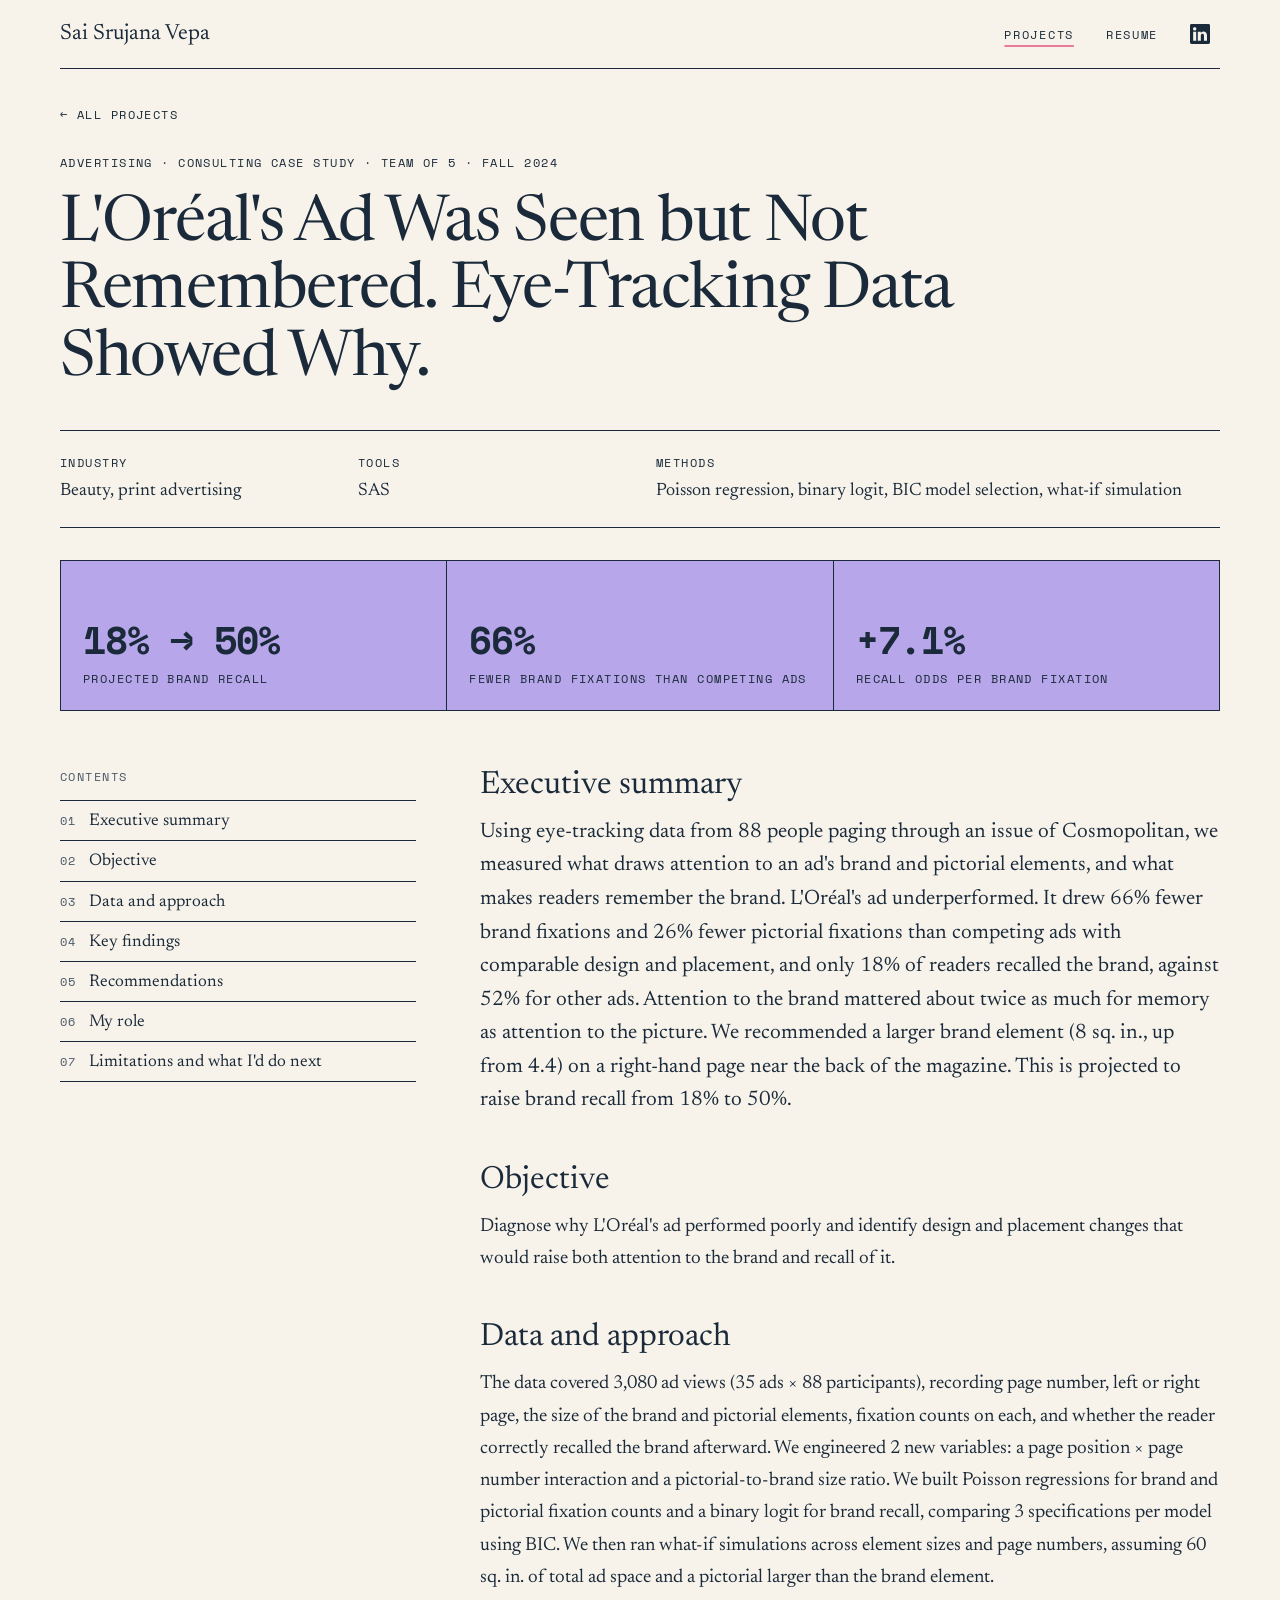
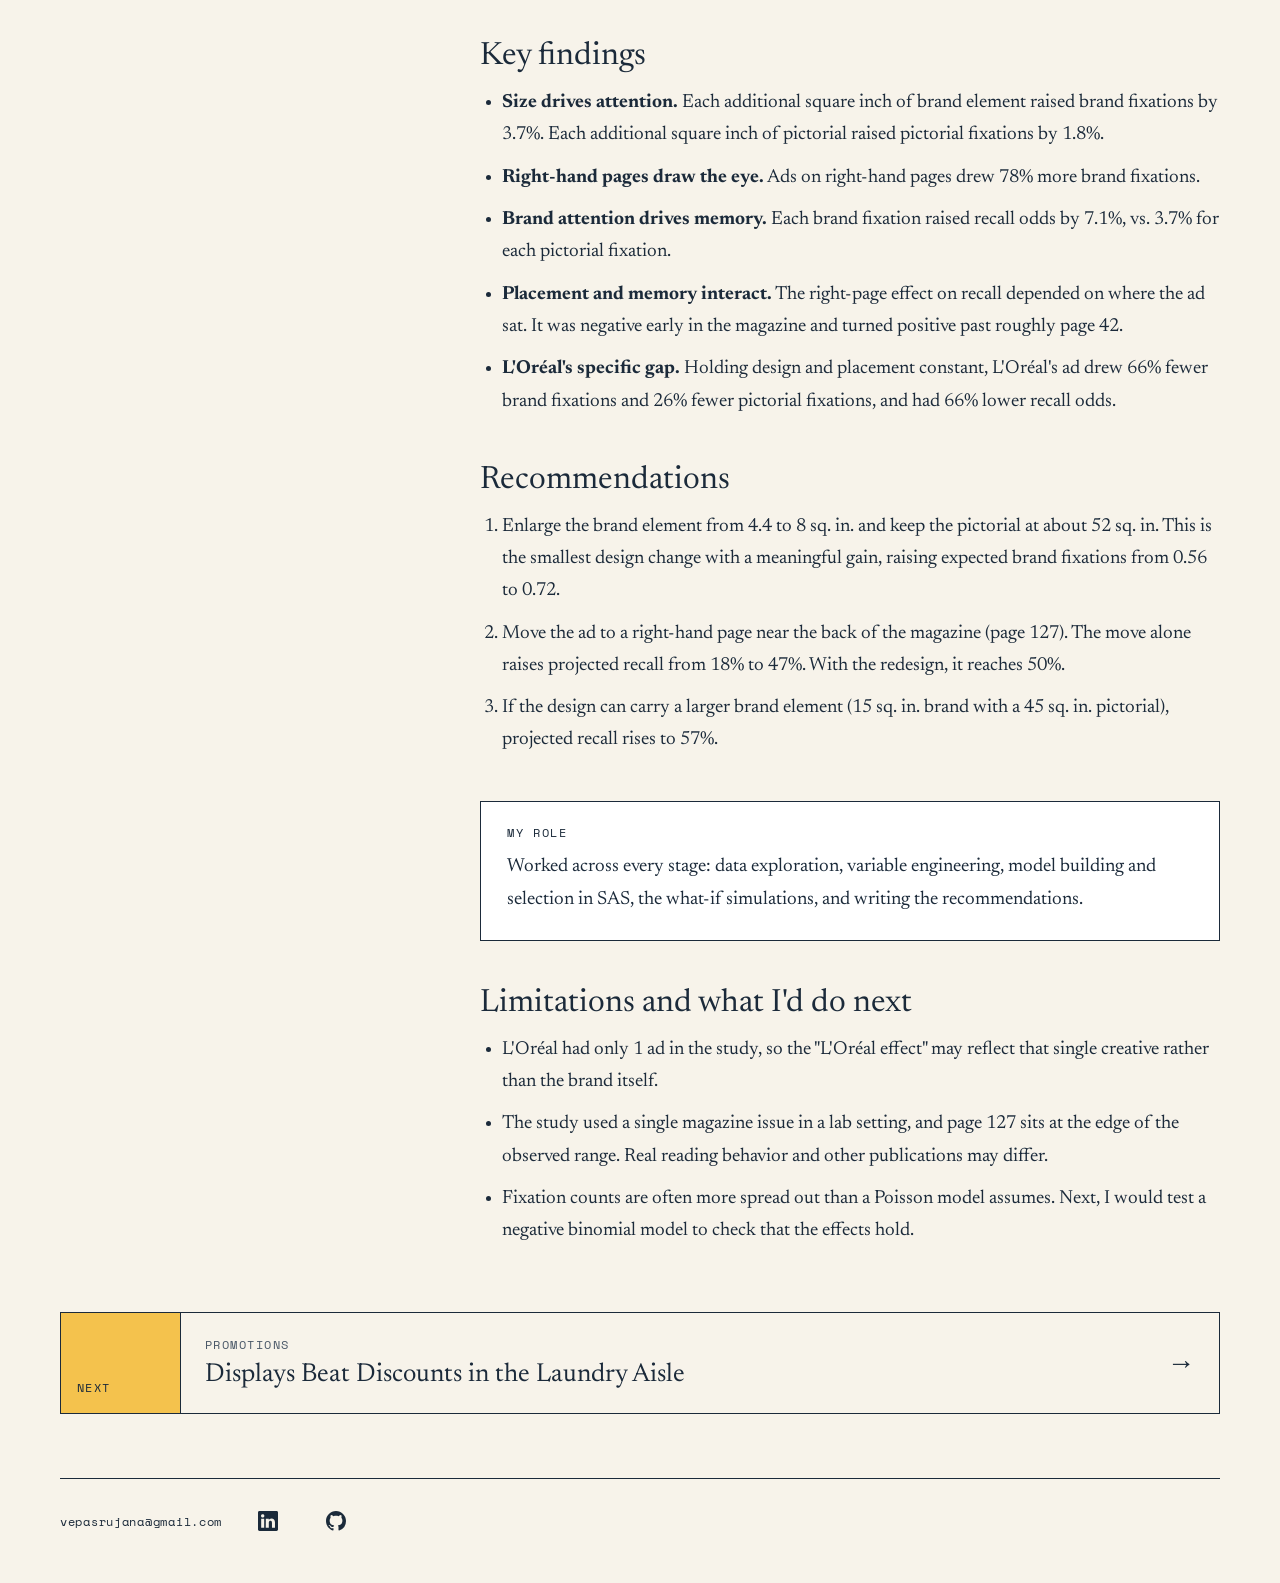
<file: loreal-print-ads.html>
<!doctype html>
<html lang="en">
<head>
<meta charset="utf-8">
<meta name="viewport" content="width=device-width, initial-scale=1">
<title>L'Oréal's Ad Was Seen but Not Remembered. Eye-Tracking Data Showed Why. | Sai Srujana Vepa</title>
<meta name="description" content="Brand attention turned out to matter twice as much for memory as the picture.">
<meta property="og:title" content="L&#x27;Oréal&#x27;s Ad Was Seen but Not Remembered. Eye-Tracking Data Showed Why. | Sai Srujana Vepa">
<meta property="og:description" content="Brand attention turned out to matter twice as much for memory as the picture.">
<meta property="og:type" content="website">
<link rel="icon" href="favicon.svg" type="image/svg+xml">
<link rel="preconnect" href="https://fonts.googleapis.com"><link rel="preconnect" href="https://fonts.gstatic.com" crossorigin><link href="https://fonts.googleapis.com/css2?family=Newsreader:ital,opsz,wght@0,6..72,300;0,6..72,400;0,6..72,500;1,6..72,400&family=Space+Mono:wght@400;700&display=swap" rel="stylesheet">
<link rel="stylesheet" href="style.css?v=589f11ab">
<script src="analytics.js"></script>
</head>
<body>
<div class="wrap">
<nav class="nav" aria-label="Main">
<a class="brand" href="./">Sai Srujana Vepa</a>
<div class="nav-links">
<a href="projects" aria-current="page">Projects</a>
<a href="resume">Resume</a>
<a class="icon-link" href="https://www.linkedin.com/in/sai-srujana-vepa/" target="_blank" rel="noopener" aria-label="LinkedIn (opens in a new tab)" title="LinkedIn"><svg class="icon" viewBox="0 0 16 16" aria-hidden="true" focusable="false"><path fill="currentColor" d="M0 1.146C0 .513.526 0 1.175 0h13.65C15.474 0 16 .513 16 1.146v13.708c0 .633-.526 1.146-1.175 1.146H1.175C.526 16 0 15.487 0 14.854zm4.943 12.248V6.169H2.542v7.225zm-1.2-8.212c.837 0 1.358-.554 1.358-1.248-.015-.709-.52-1.248-1.342-1.248S2.4 3.226 2.4 3.934c0 .694.521 1.248 1.327 1.248zm4.908 8.212V9.359c0-.216.016-.432.08-.586.173-.431.568-.878 1.232-.878.869 0 1.216.662 1.216 1.634v3.865h2.401V9.25c0-2.22-1.184-3.252-2.764-3.252-1.274 0-1.845.7-2.165 1.193v.025h-.016l.016-.025V6.169h-2.4c.03.678 0 7.225 0 7.225z"/></svg></a>
</div>
</nav>
<main>
<a class="back label" href="projects">← All projects</a>
<header class="page-head writeup-head">
<p class="label">Advertising · Consulting case study · Team of 5 · Fall 2024</p>
<h1>L'Oréal's Ad Was Seen but Not Remembered. Eye-Tracking Data Showed Why.</h1>
</header>
<dl class="meta">
<div><dt class="label">Industry</dt><dd>Beauty, print advertising</dd></div>
<div><dt class="label">Tools</dt><dd>SAS</dd></div>
<div class="wide"><dt class="label">Methods</dt><dd>Poisson regression, binary logit, BIC model selection, what-if simulation</dd></div>
</dl>
<div class="tiles k-s2"><div class="tile"><p class="tile-value">18% → 50%</p><p class="label tile-label">projected brand recall</p></div><div class="tile"><p class="tile-value">66%</p><p class="label tile-label">fewer brand fixations than competing ads</p></div><div class="tile"><p class="tile-value">+7.1%</p><p class="label tile-label">recall odds per brand fixation</p></div></div>
<div class="writeup-layout">
<aside class="toc" aria-label="Contents">
<p class="label">Contents</p>
<ol><li><a href="#executive-summary"><span class="label">01</span>Executive summary</a></li><li><a href="#objective"><span class="label">02</span>Objective</a></li><li><a href="#data-and-approach"><span class="label">03</span>Data and approach</a></li><li><a href="#key-findings"><span class="label">04</span>Key findings</a></li><li><a href="#recommendations"><span class="label">05</span>Recommendations</a></li><li><a href="#my-role"><span class="label">06</span>My role</a></li><li><a href="#limitations-and-what-i-d-do-next"><span class="label">07</span>Limitations and what I'd do next</a></li></ol>
</aside>
<article class="writeup">
<section id="executive-summary" class="summary"><h2>Executive summary</h2><p>Using eye-tracking data from 88 people paging through an issue of Cosmopolitan, we measured what draws attention to an ad's brand and pictorial elements, and what makes readers remember the brand. L'Oréal's ad underperformed. It drew 66% fewer brand fixations and 26% fewer pictorial fixations than competing ads with comparable design and placement, and only 18% of readers recalled the brand, against 52% for other ads. Attention to the brand mattered about twice as much for memory as attention to the picture. We recommended a larger brand element (8 sq. in., up from 4.4) on a right-hand page near the back of the magazine. This is projected to raise brand recall from 18% to 50%.</p></section>
<section id="objective"><h2>Objective</h2><p>Diagnose why L'Oréal's ad performed poorly and identify design and placement changes that would raise both attention to the brand and recall of it.</p></section>
<section id="data-and-approach"><h2>Data and approach</h2><p>The data covered 3,080 ad views (35 ads × 88 participants), recording page number, left or right page, the size of the brand and pictorial elements, fixation counts on each, and whether the reader correctly recalled the brand afterward. We engineered 2 new variables: a page position × page number interaction and a pictorial-to-brand size ratio. We built Poisson regressions for brand and pictorial fixation counts and a binary logit for brand recall, comparing 3 specifications per model using BIC. We then ran what-if simulations across element sizes and page numbers, assuming 60 sq. in. of total ad space and a pictorial larger than the brand element.</p></section>
<section id="key-findings"><h2>Key findings</h2><ul><li><strong>Size drives attention.</strong> Each additional square inch of brand element raised brand fixations by 3.7%. Each additional square inch of pictorial raised pictorial fixations by 1.8%.</li><li><strong>Right-hand pages draw the eye.</strong> Ads on right-hand pages drew 78% more brand fixations.</li><li><strong>Brand attention drives memory.</strong> Each brand fixation raised recall odds by 7.1%, vs. 3.7% for each pictorial fixation.</li><li><strong>Placement and memory interact.</strong> The right-page effect on recall depended on where the ad sat. It was negative early in the magazine and turned positive past roughly page 42.</li><li><strong>L'Oréal's specific gap.</strong> Holding design and placement constant, L'Oréal's ad drew 66% fewer brand fixations and 26% fewer pictorial fixations, and had 66% lower recall odds.</li></ul></section>
<section id="recommendations"><h2>Recommendations</h2><ol><li>Enlarge the brand element from 4.4 to 8 sq. in. and keep the pictorial at about 52 sq. in. This is the smallest design change with a meaningful gain, raising expected brand fixations from 0.56 to 0.72.</li><li>Move the ad to a right-hand page near the back of the magazine (page 127). The move alone raises projected recall from 18% to 47%. With the redesign, it reaches 50%.</li><li>If the design can carry a larger brand element (15 sq. in. brand with a 45 sq. in. pictorial), projected recall rises to 57%.</li></ol></section>
<section id="my-role" class="role box"><h2>My role</h2><p>Worked across every stage: data exploration, variable engineering, model building and selection in SAS, the what-if simulations, and writing the recommendations.</p></section>
<section id="limitations-and-what-i-d-do-next"><h2>Limitations and what I'd do next</h2><ul><li>L'Oréal had only 1 ad in the study, so the "L'Oréal effect" may reflect that single creative rather than the brand itself.</li><li>The study used a single magazine issue in a lab setting, and page 127 sits at the edge of the observed range. Real reading behavior and other publications may differ.</li><li>Fixation counts are often more spread out than a Poisson model assumes. Next, I would test a negative binomial model to check that the effects hold.</li></ul></section>
</article>
</div>
<a class="next" href="promotion-effects">
<span class="next-block k-a3"><span class="label">Next</span></span>
<span class="next-text"><span class="label muted">Promotions</span><span class="next-title">Displays Beat Discounts in the Laundry Aisle</span></span>
<span class="next-arrow" aria-hidden="true">→</span>
</a>
</main>
<footer class="footer">
<div class="footer-links">
<a href="mailto:vepasrujana@gmail.com">vepasrujana@gmail.com</a>
<a class="icon-link" href="https://www.linkedin.com/in/sai-srujana-vepa/" target="_blank" rel="noopener" aria-label="LinkedIn (opens in a new tab)" title="LinkedIn"><svg class="icon" viewBox="0 0 16 16" aria-hidden="true" focusable="false"><path fill="currentColor" d="M0 1.146C0 .513.526 0 1.175 0h13.65C15.474 0 16 .513 16 1.146v13.708c0 .633-.526 1.146-1.175 1.146H1.175C.526 16 0 15.487 0 14.854zm4.943 12.248V6.169H2.542v7.225zm-1.2-8.212c.837 0 1.358-.554 1.358-1.248-.015-.709-.52-1.248-1.342-1.248S2.4 3.226 2.4 3.934c0 .694.521 1.248 1.327 1.248zm4.908 8.212V9.359c0-.216.016-.432.08-.586.173-.431.568-.878 1.232-.878.869 0 1.216.662 1.216 1.634v3.865h2.401V9.25c0-2.22-1.184-3.252-2.764-3.252-1.274 0-1.845.7-2.165 1.193v.025h-.016l.016-.025V6.169h-2.4c.03.678 0 7.225 0 7.225z"/></svg></a>
<a class="icon-link" href="https://github.com/vepasrujana" target="_blank" rel="noopener" aria-label="GitHub (opens in a new tab)" title="GitHub"><svg class="icon" viewBox="0 0 16 16" aria-hidden="true" focusable="false"><path fill="currentColor" d="M8 0C3.58 0 0 3.58 0 8c0 3.54 2.29 6.53 5.47 7.59.4.07.55-.17.55-.38 0-.19-.01-.82-.01-1.49-2.01.37-2.53-.49-2.69-.94-.09-.23-.48-.94-.82-1.13-.28-.15-.68-.52-.01-.53.63-.01 1.08.58 1.23.82.72 1.21 1.87.87 2.33.66.07-.52.28-.87.51-1.07-1.78-.2-3.64-.89-3.64-3.95 0-.87.31-1.59.82-2.15-.08-.2-.36-1.02.08-2.12 0 0 .67-.21 2.2.82.64-.18 1.32-.27 2-.27s1.36.09 2 .27c1.53-1.04 2.2-.82 2.2-.82.44 1.1.16 1.92.08 2.12.51.56.82 1.27.82 2.15 0 3.07-1.87 3.75-3.65 3.95.29.25.54.73.54 1.48 0 1.07-.01 1.93-.01 2.2 0 .21.15.46.55.38A8.01 8.01 0 0 0 16 8c0-4.42-3.58-8-8-8"/></svg></a>
</div>

</footer>
</div>
</body>
</html>
</file>
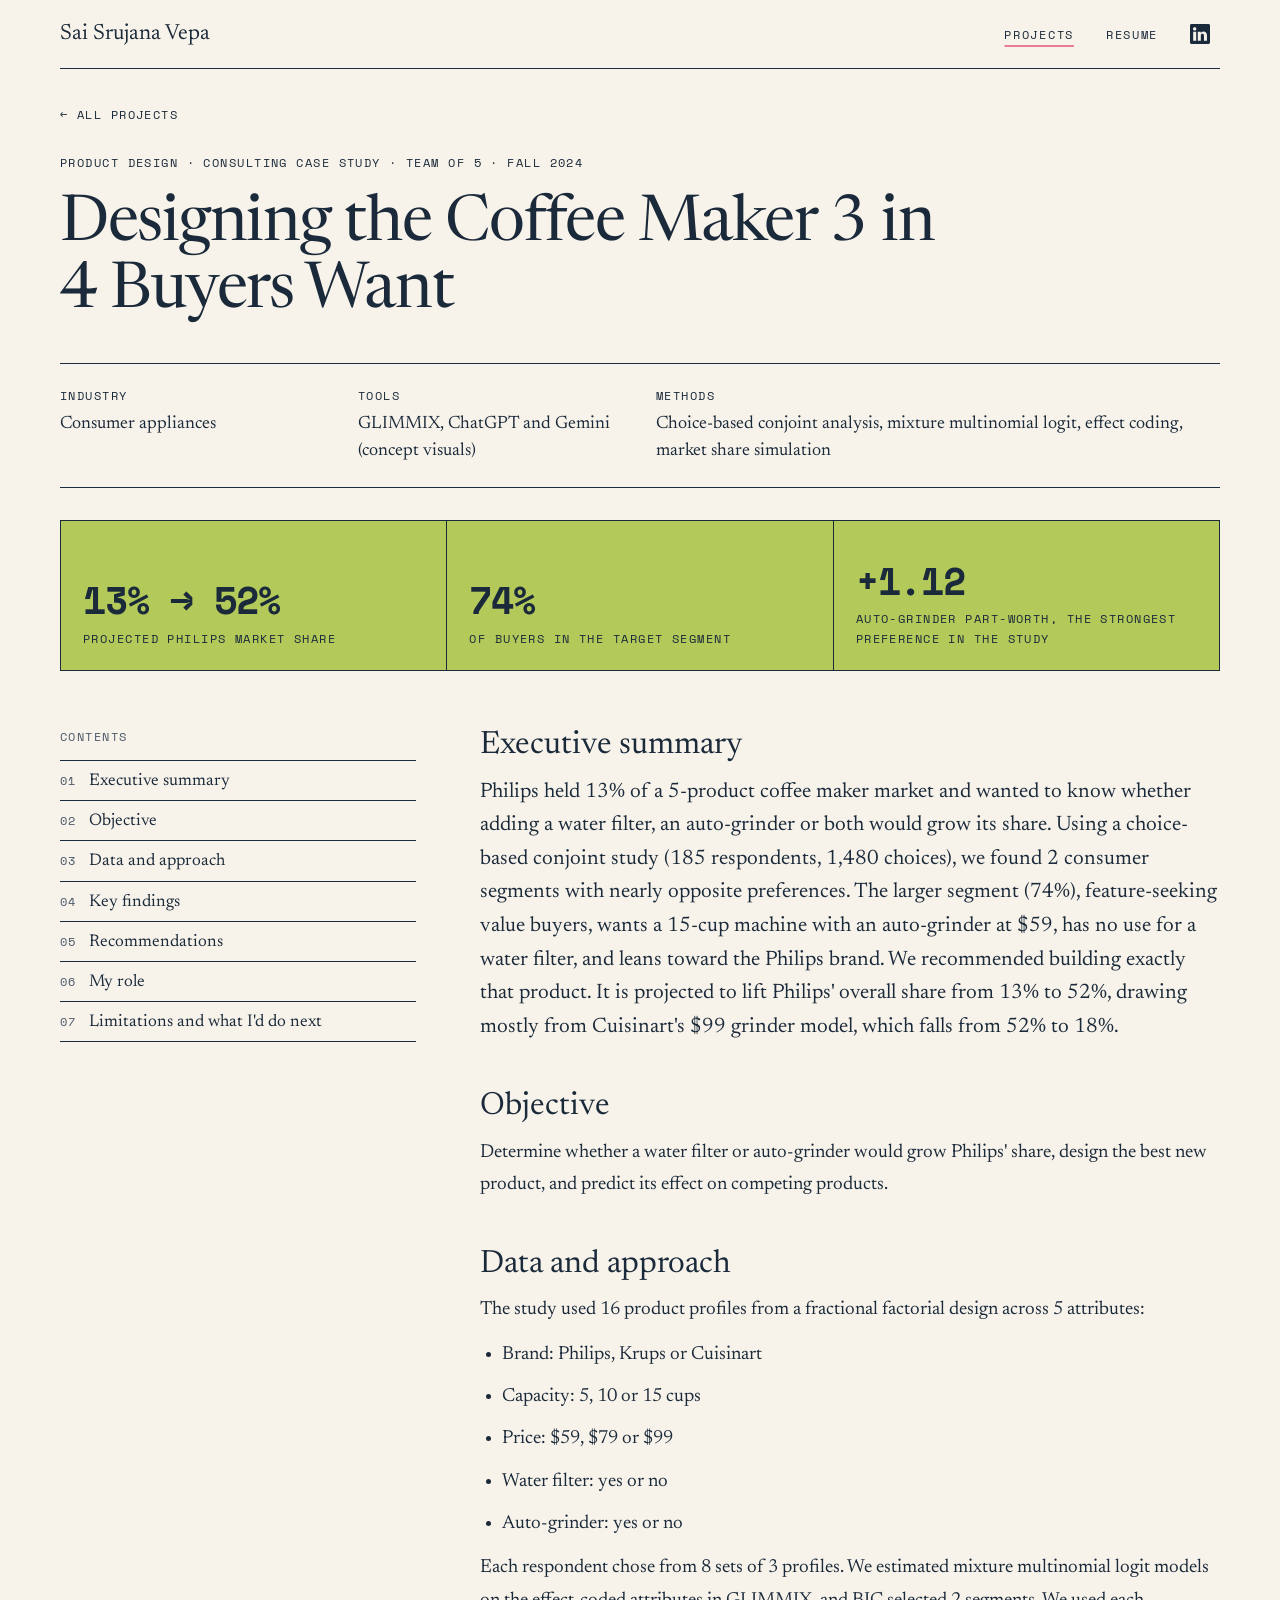
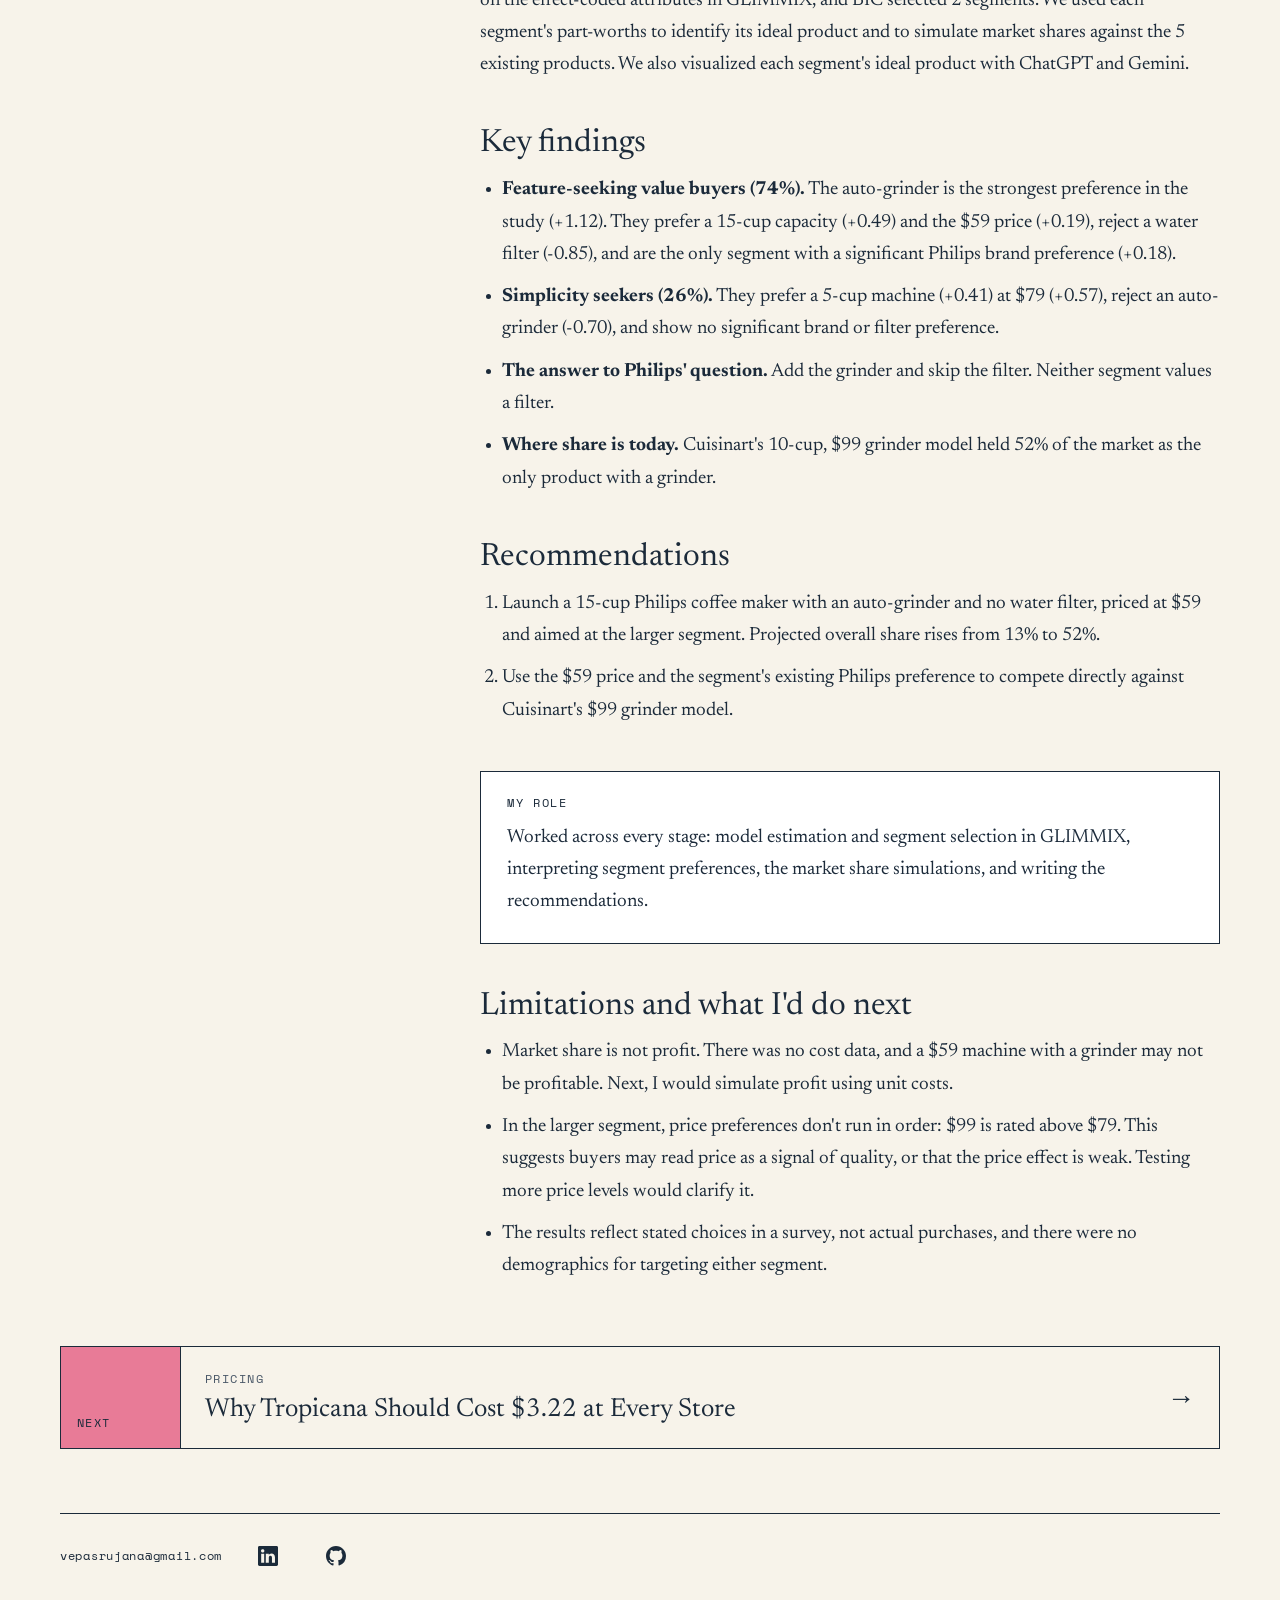
<file: philips-coffee-maker.html>
<!doctype html>
<html lang="en">
<head>
<meta charset="utf-8">
<meta name="viewport" content="width=device-width, initial-scale=1">
<title>Designing the Coffee Maker 3 in 4 Buyers Want | Sai Srujana Vepa</title>
<meta name="description" content="Philips asked about water filters. Buyers wanted a grinder.">
<meta property="og:title" content="Designing the Coffee Maker 3 in 4 Buyers Want | Sai Srujana Vepa">
<meta property="og:description" content="Philips asked about water filters. Buyers wanted a grinder.">
<meta property="og:type" content="website">
<link rel="icon" href="favicon.svg" type="image/svg+xml">
<link rel="preconnect" href="https://fonts.googleapis.com"><link rel="preconnect" href="https://fonts.gstatic.com" crossorigin><link href="https://fonts.googleapis.com/css2?family=Newsreader:ital,opsz,wght@0,6..72,300;0,6..72,400;0,6..72,500;1,6..72,400&family=Space+Mono:wght@400;700&display=swap" rel="stylesheet">
<link rel="stylesheet" href="style.css?v=589f11ab">
<script src="analytics.js"></script>
</head>
<body>
<div class="wrap">
<nav class="nav" aria-label="Main">
<a class="brand" href="./">Sai Srujana Vepa</a>
<div class="nav-links">
<a href="projects" aria-current="page">Projects</a>
<a href="resume">Resume</a>
<a class="icon-link" href="https://www.linkedin.com/in/sai-srujana-vepa/" target="_blank" rel="noopener" aria-label="LinkedIn (opens in a new tab)" title="LinkedIn"><svg class="icon" viewBox="0 0 16 16" aria-hidden="true" focusable="false"><path fill="currentColor" d="M0 1.146C0 .513.526 0 1.175 0h13.65C15.474 0 16 .513 16 1.146v13.708c0 .633-.526 1.146-1.175 1.146H1.175C.526 16 0 15.487 0 14.854zm4.943 12.248V6.169H2.542v7.225zm-1.2-8.212c.837 0 1.358-.554 1.358-1.248-.015-.709-.52-1.248-1.342-1.248S2.4 3.226 2.4 3.934c0 .694.521 1.248 1.327 1.248zm4.908 8.212V9.359c0-.216.016-.432.08-.586.173-.431.568-.878 1.232-.878.869 0 1.216.662 1.216 1.634v3.865h2.401V9.25c0-2.22-1.184-3.252-2.764-3.252-1.274 0-1.845.7-2.165 1.193v.025h-.016l.016-.025V6.169h-2.4c.03.678 0 7.225 0 7.225z"/></svg></a>
</div>
</nav>
<main>
<a class="back label" href="projects">← All projects</a>
<header class="page-head writeup-head">
<p class="label">Product design · Consulting case study · Team of 5 · Fall 2024</p>
<h1>Designing the Coffee Maker 3 in 4 Buyers Want</h1>
</header>
<dl class="meta">
<div><dt class="label">Industry</dt><dd>Consumer appliances</dd></div>
<div><dt class="label">Tools</dt><dd>GLIMMIX, ChatGPT and Gemini (concept visuals)</dd></div>
<div class="wide"><dt class="label">Methods</dt><dd>Choice-based conjoint analysis, mixture multinomial logit, effect coding, market share simulation</dd></div>
</dl>
<div class="tiles k-s1"><div class="tile"><p class="tile-value">13% → 52%</p><p class="label tile-label">projected Philips market share</p></div><div class="tile"><p class="tile-value">74%</p><p class="label tile-label">of buyers in the target segment</p></div><div class="tile"><p class="tile-value">+1.12</p><p class="label tile-label">auto-grinder part-worth, the strongest preference in the study</p></div></div>
<div class="writeup-layout">
<aside class="toc" aria-label="Contents">
<p class="label">Contents</p>
<ol><li><a href="#executive-summary"><span class="label">01</span>Executive summary</a></li><li><a href="#objective"><span class="label">02</span>Objective</a></li><li><a href="#data-and-approach"><span class="label">03</span>Data and approach</a></li><li><a href="#key-findings"><span class="label">04</span>Key findings</a></li><li><a href="#recommendations"><span class="label">05</span>Recommendations</a></li><li><a href="#my-role"><span class="label">06</span>My role</a></li><li><a href="#limitations-and-what-i-d-do-next"><span class="label">07</span>Limitations and what I'd do next</a></li></ol>
</aside>
<article class="writeup">
<section id="executive-summary" class="summary"><h2>Executive summary</h2><p>Philips held 13% of a 5-product coffee maker market and wanted to know whether adding a water filter, an auto-grinder or both would grow its share. Using a choice-based conjoint study (185 respondents, 1,480 choices), we found 2 consumer segments with nearly opposite preferences. The larger segment (74%), feature-seeking value buyers, wants a 15-cup machine with an auto-grinder at $59, has no use for a water filter, and leans toward the Philips brand. We recommended building exactly that product. It is projected to lift Philips' overall share from 13% to 52%, drawing mostly from Cuisinart's $99 grinder model, which falls from 52% to 18%.</p></section>
<section id="objective"><h2>Objective</h2><p>Determine whether a water filter or auto-grinder would grow Philips' share, design the best new product, and predict its effect on competing products.</p></section>
<section id="data-and-approach"><h2>Data and approach</h2><p>The study used 16 product profiles from a fractional factorial design across 5 attributes:</p>
<ul><li>Brand: Philips, Krups or Cuisinart</li><li>Capacity: 5, 10 or 15 cups</li><li>Price: $59, $79 or $99</li><li>Water filter: yes or no</li><li>Auto-grinder: yes or no</li></ul>
<p>Each respondent chose from 8 sets of 3 profiles. We estimated mixture multinomial logit models on the effect-coded attributes in GLIMMIX, and BIC selected 2 segments. We used each segment's part-worths to identify its ideal product and to simulate market shares against the 5 existing products. We also visualized each segment's ideal product with ChatGPT and Gemini.</p></section>
<section id="key-findings"><h2>Key findings</h2><ul><li><strong>Feature-seeking value buyers (74%).</strong> The auto-grinder is the strongest preference in the study (+1.12). They prefer a 15-cup capacity (+0.49) and the $59 price (+0.19), reject a water filter (-0.85), and are the only segment with a significant Philips brand preference (+0.18).</li><li><strong>Simplicity seekers (26%).</strong> They prefer a 5-cup machine (+0.41) at $79 (+0.57), reject an auto-grinder (-0.70), and show no significant brand or filter preference.</li><li><strong>The answer to Philips' question.</strong> Add the grinder and skip the filter. Neither segment values a filter.</li><li><strong>Where share is today.</strong> Cuisinart's 10-cup, $99 grinder model held 52% of the market as the only product with a grinder.</li></ul></section>
<section id="recommendations"><h2>Recommendations</h2><ol><li>Launch a 15-cup Philips coffee maker with an auto-grinder and no water filter, priced at $59 and aimed at the larger segment. Projected overall share rises from 13% to 52%.</li><li>Use the $59 price and the segment's existing Philips preference to compete directly against Cuisinart's $99 grinder model.</li></ol></section>
<section id="my-role" class="role box"><h2>My role</h2><p>Worked across every stage: model estimation and segment selection in GLIMMIX, interpreting segment preferences, the market share simulations, and writing the recommendations.</p></section>
<section id="limitations-and-what-i-d-do-next"><h2>Limitations and what I'd do next</h2><ul><li>Market share is not profit. There was no cost data, and a $59 machine with a grinder may not be profitable. Next, I would simulate profit using unit costs.</li><li>In the larger segment, price preferences don't run in order: $99 is rated above $79. This suggests buyers may read price as a signal of quality, or that the price effect is weak. Testing more price levels would clarify it.</li><li>The results reflect stated choices in a survey, not actual purchases, and there were no demographics for targeting either segment.</li></ul></section>
</article>
</div>
<a class="next" href="tropicana-pricing">
<span class="next-block k-a1"><span class="label">Next</span></span>
<span class="next-text"><span class="label muted">Pricing</span><span class="next-title">Why Tropicana Should Cost $3.22 at Every Store</span></span>
<span class="next-arrow" aria-hidden="true">→</span>
</a>
</main>
<footer class="footer">
<div class="footer-links">
<a href="mailto:vepasrujana@gmail.com">vepasrujana@gmail.com</a>
<a class="icon-link" href="https://www.linkedin.com/in/sai-srujana-vepa/" target="_blank" rel="noopener" aria-label="LinkedIn (opens in a new tab)" title="LinkedIn"><svg class="icon" viewBox="0 0 16 16" aria-hidden="true" focusable="false"><path fill="currentColor" d="M0 1.146C0 .513.526 0 1.175 0h13.65C15.474 0 16 .513 16 1.146v13.708c0 .633-.526 1.146-1.175 1.146H1.175C.526 16 0 15.487 0 14.854zm4.943 12.248V6.169H2.542v7.225zm-1.2-8.212c.837 0 1.358-.554 1.358-1.248-.015-.709-.52-1.248-1.342-1.248S2.4 3.226 2.4 3.934c0 .694.521 1.248 1.327 1.248zm4.908 8.212V9.359c0-.216.016-.432.08-.586.173-.431.568-.878 1.232-.878.869 0 1.216.662 1.216 1.634v3.865h2.401V9.25c0-2.22-1.184-3.252-2.764-3.252-1.274 0-1.845.7-2.165 1.193v.025h-.016l.016-.025V6.169h-2.4c.03.678 0 7.225 0 7.225z"/></svg></a>
<a class="icon-link" href="https://github.com/vepasrujana" target="_blank" rel="noopener" aria-label="GitHub (opens in a new tab)" title="GitHub"><svg class="icon" viewBox="0 0 16 16" aria-hidden="true" focusable="false"><path fill="currentColor" d="M8 0C3.58 0 0 3.58 0 8c0 3.54 2.29 6.53 5.47 7.59.4.07.55-.17.55-.38 0-.19-.01-.82-.01-1.49-2.01.37-2.53-.49-2.69-.94-.09-.23-.48-.94-.82-1.13-.28-.15-.68-.52-.01-.53.63-.01 1.08.58 1.23.82.72 1.21 1.87.87 2.33.66.07-.52.28-.87.51-1.07-1.78-.2-3.64-.89-3.64-3.95 0-.87.31-1.59.82-2.15-.08-.2-.36-1.02.08-2.12 0 0 .67-.21 2.2.82.64-.18 1.32-.27 2-.27s1.36.09 2 .27c1.53-1.04 2.2-.82 2.2-.82.44 1.1.16 1.92.08 2.12.51.56.82 1.27.82 2.15 0 3.07-1.87 3.75-3.65 3.95.29.25.54.73.54 1.48 0 1.07-.01 1.93-.01 2.2 0 .21.15.46.55.38A8.01 8.01 0 0 0 16 8c0-4.42-3.58-8-8-8"/></svg></a>
</div>

</footer>
</div>
</body>
</html>
</file>
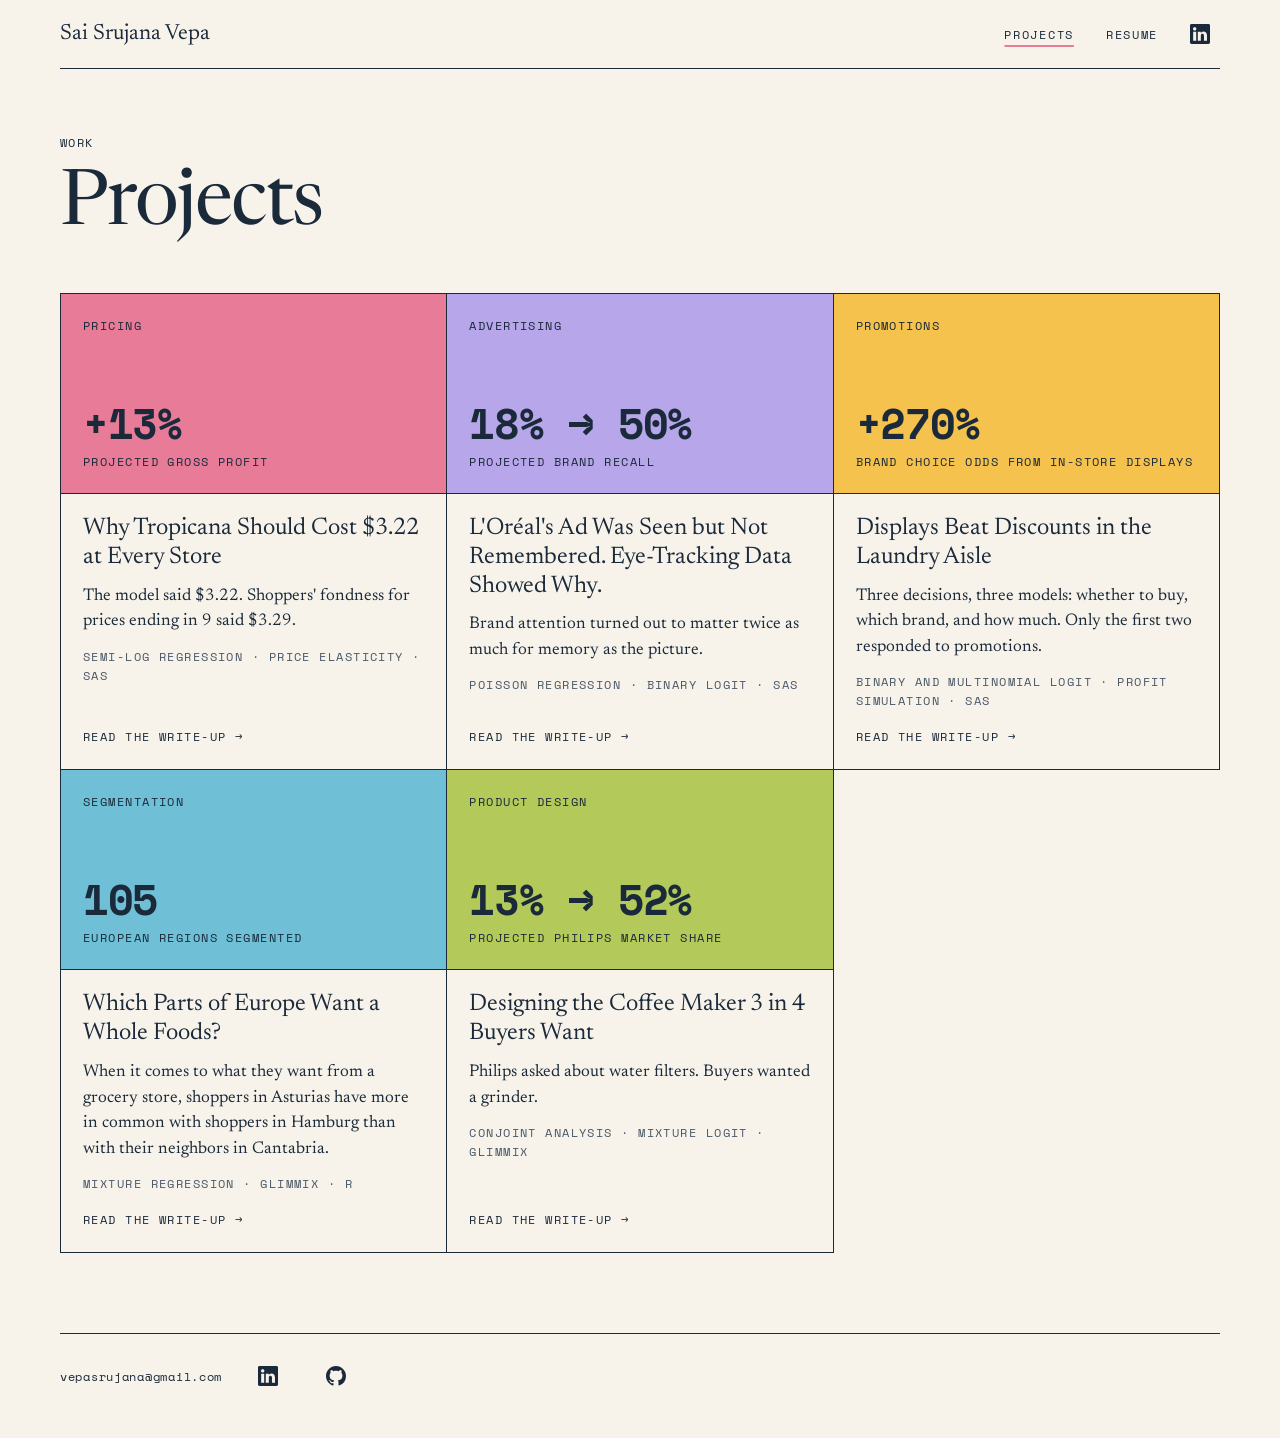
<file: projects.html>
<!doctype html>
<html lang="en">
<head>
<meta charset="utf-8">
<meta name="viewport" content="width=device-width, initial-scale=1">
<title>Projects | Sai Srujana Vepa</title>
<meta name="description" content="Case studies in pricing, promotion, advertising, segmentation and product design.">
<meta property="og:title" content="Projects | Sai Srujana Vepa">
<meta property="og:description" content="Case studies in pricing, promotion, advertising, segmentation and product design.">
<meta property="og:type" content="website">
<link rel="icon" href="favicon.svg" type="image/svg+xml">
<link rel="preconnect" href="https://fonts.googleapis.com"><link rel="preconnect" href="https://fonts.gstatic.com" crossorigin><link href="https://fonts.googleapis.com/css2?family=Newsreader:ital,opsz,wght@0,6..72,300;0,6..72,400;0,6..72,500;1,6..72,400&family=Space+Mono:wght@400;700&display=swap" rel="stylesheet">
<link rel="stylesheet" href="style.css?v=dbb127f5">
<script src="analytics.js"></script>
</head>
<body>
<div class="wrap">
<nav class="nav" aria-label="Main">
<a class="brand" href="./">Sai Srujana Vepa</a>
<div class="nav-links">
<a href="projects" aria-current="page">Projects</a>
<a href="resume">Resume</a>
<a class="icon-link" href="https://www.linkedin.com/in/sai-srujana-vepa/" target="_blank" rel="noopener" aria-label="LinkedIn (opens in a new tab)" title="LinkedIn"><svg class="icon" viewBox="0 0 16 16" aria-hidden="true" focusable="false"><path fill="currentColor" d="M0 1.146C0 .513.526 0 1.175 0h13.65C15.474 0 16 .513 16 1.146v13.708c0 .633-.526 1.146-1.175 1.146H1.175C.526 16 0 15.487 0 14.854zm4.943 12.248V6.169H2.542v7.225zm-1.2-8.212c.837 0 1.358-.554 1.358-1.248-.015-.709-.52-1.248-1.342-1.248S2.4 3.226 2.4 3.934c0 .694.521 1.248 1.327 1.248zm4.908 8.212V9.359c0-.216.016-.432.08-.586.173-.431.568-.878 1.232-.878.869 0 1.216.662 1.216 1.634v3.865h2.401V9.25c0-2.22-1.184-3.252-2.764-3.252-1.274 0-1.845.7-2.165 1.193v.025h-.016l.016-.025V6.169h-2.4c.03.678 0 7.225 0 7.225z"/></svg></a>
</div>
</nav>
<main>
<header class="page-head">
<p class="label">Work</p>
<h1>Projects</h1>
</header>
<section class="group">
<div class="cards">
<a class="pcard" href="tropicana-pricing">
<div class="pcard-top k-a1">
<p class="label">Pricing</p>
<p class="stat">+13%</p>
<p class="label stat-label">projected gross profit</p>
</div>
<div class="pcard-body">
<h3>Why Tropicana Should Cost $3.22 at Every Store</h3>
<p class="teaser">The model said $3.22. Shoppers' fondness for prices ending in 9 said $3.29.</p>
<p class="label muted">Semi-log regression · Price elasticity · SAS</p>
<span class="more">Read the write-up →</span>
</div>
</a>
<a class="pcard" href="loreal-print-ads">
<div class="pcard-top k-s2">
<p class="label">Advertising</p>
<p class="stat">18% → 50%</p>
<p class="label stat-label">projected brand recall</p>
</div>
<div class="pcard-body">
<h3>L'Oréal's Ad Was Seen but Not Remembered. Eye-Tracking Data Showed Why.</h3>
<p class="teaser">Brand attention turned out to matter twice as much for memory as the picture.</p>
<p class="label muted">Poisson regression · Binary logit · SAS</p>
<span class="more">Read the write-up →</span>
</div>
</a>
<a class="pcard" href="promotion-effects">
<div class="pcard-top k-a3">
<p class="label">Promotions</p>
<p class="stat">+270%</p>
<p class="label stat-label">brand choice odds from in-store displays</p>
</div>
<div class="pcard-body">
<h3>Displays Beat Discounts in the Laundry Aisle</h3>
<p class="teaser">Three decisions, three models: whether to buy, which brand, and how much. Only the first two responded to promotions.</p>
<p class="label muted">Binary and multinomial logit · Profit simulation · SAS</p>
<span class="more">Read the write-up →</span>
</div>
</a>
<a class="pcard" href="whole-foods-europe">
<div class="pcard-top k-a2">
<p class="label">Segmentation</p>
<p class="stat">105</p>
<p class="label stat-label">European regions segmented</p>
</div>
<div class="pcard-body">
<h3>Which Parts of Europe Want a Whole Foods?</h3>
<p class="teaser">When it comes to what they want from a grocery store, shoppers in Asturias have more in common with shoppers in Hamburg than with their neighbors in Cantabria.</p>
<p class="label muted">Mixture regression · GLIMMIX · R</p>
<span class="more">Read the write-up →</span>
</div>
</a>
<a class="pcard" href="philips-coffee-maker">
<div class="pcard-top k-s1">
<p class="label">Product design</p>
<p class="stat">13% → 52%</p>
<p class="label stat-label">projected Philips market share</p>
</div>
<div class="pcard-body">
<h3>Designing the Coffee Maker 3 in 4 Buyers Want</h3>
<p class="teaser">Philips asked about water filters. Buyers wanted a grinder.</p>
<p class="label muted">Conjoint analysis · Mixture logit · GLIMMIX</p>
<span class="more">Read the write-up →</span>
</div>
</a>
</div>
</section>
</main>
<footer class="footer">
<div class="footer-links">
<a href="mailto:vepasrujana@gmail.com">vepasrujana@gmail.com</a>
<a class="icon-link" href="https://www.linkedin.com/in/sai-srujana-vepa/" target="_blank" rel="noopener" aria-label="LinkedIn (opens in a new tab)" title="LinkedIn"><svg class="icon" viewBox="0 0 16 16" aria-hidden="true" focusable="false"><path fill="currentColor" d="M0 1.146C0 .513.526 0 1.175 0h13.65C15.474 0 16 .513 16 1.146v13.708c0 .633-.526 1.146-1.175 1.146H1.175C.526 16 0 15.487 0 14.854zm4.943 12.248V6.169H2.542v7.225zm-1.2-8.212c.837 0 1.358-.554 1.358-1.248-.015-.709-.52-1.248-1.342-1.248S2.4 3.226 2.4 3.934c0 .694.521 1.248 1.327 1.248zm4.908 8.212V9.359c0-.216.016-.432.08-.586.173-.431.568-.878 1.232-.878.869 0 1.216.662 1.216 1.634v3.865h2.401V9.25c0-2.22-1.184-3.252-2.764-3.252-1.274 0-1.845.7-2.165 1.193v.025h-.016l.016-.025V6.169h-2.4c.03.678 0 7.225 0 7.225z"/></svg></a>
<a class="icon-link" href="https://github.com/vepasrujana" target="_blank" rel="noopener" aria-label="GitHub (opens in a new tab)" title="GitHub"><svg class="icon" viewBox="0 0 16 16" aria-hidden="true" focusable="false"><path fill="currentColor" d="M8 0C3.58 0 0 3.58 0 8c0 3.54 2.29 6.53 5.47 7.59.4.07.55-.17.55-.38 0-.19-.01-.82-.01-1.49-2.01.37-2.53-.49-2.69-.94-.09-.23-.48-.94-.82-1.13-.28-.15-.68-.52-.01-.53.63-.01 1.08.58 1.23.82.72 1.21 1.87.87 2.33.66.07-.52.28-.87.51-1.07-1.78-.2-3.64-.89-3.64-3.95 0-.87.31-1.59.82-2.15-.08-.2-.36-1.02.08-2.12 0 0 .67-.21 2.2.82.64-.18 1.32-.27 2-.27s1.36.09 2 .27c1.53-1.04 2.2-.82 2.2-.82.44 1.1.16 1.92.08 2.12.51.56.82 1.27.82 2.15 0 3.07-1.87 3.75-3.65 3.95.29.25.54.73.54 1.48 0 1.07-.01 1.93-.01 2.2 0 .21.15.46.55.38A8.01 8.01 0 0 0 16 8c0-4.42-3.58-8-8-8"/></svg></a>
</div>

</footer>
</div>
</body>
</html>
</file>
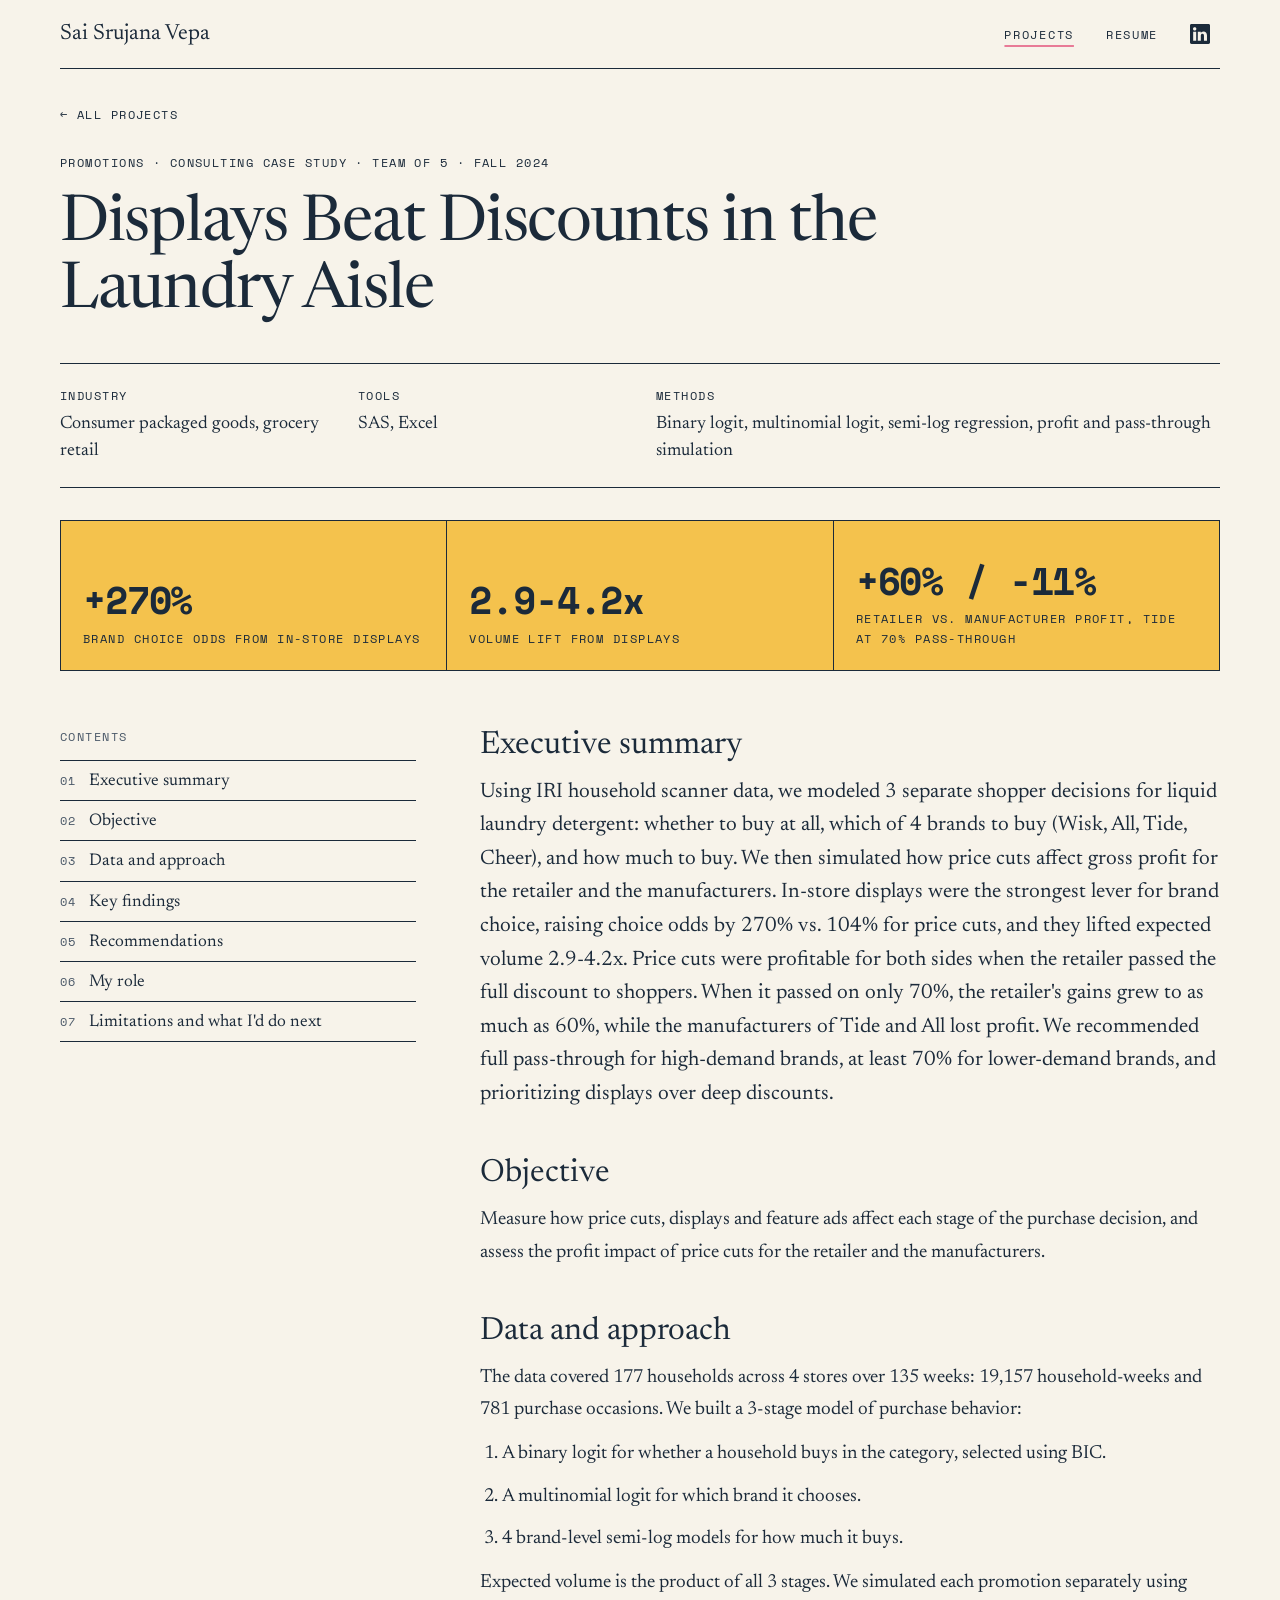
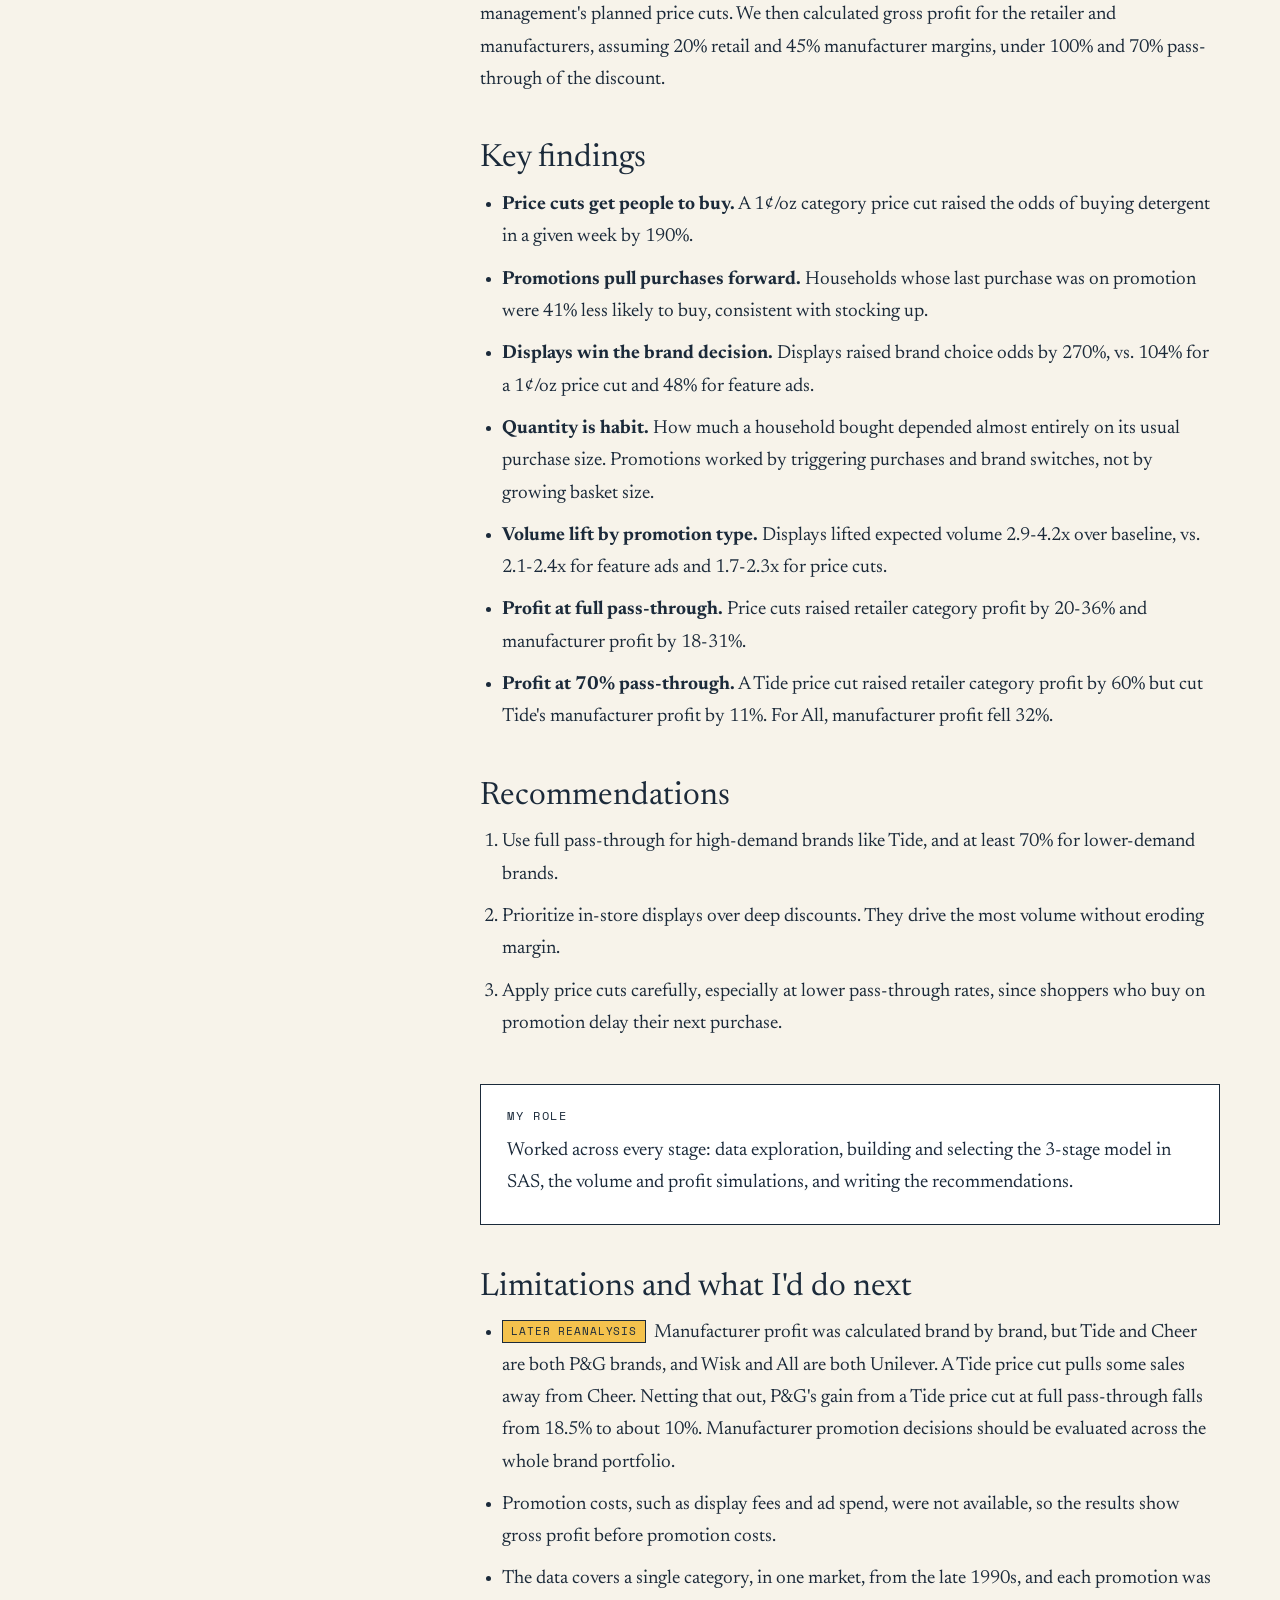
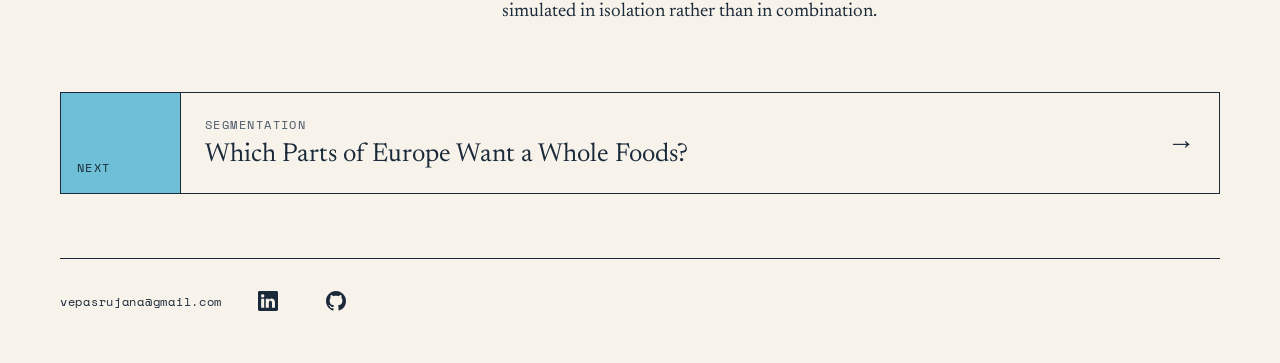
<file: promotion-effects.html>
<!doctype html>
<html lang="en">
<head>
<meta charset="utf-8">
<meta name="viewport" content="width=device-width, initial-scale=1">
<title>Displays Beat Discounts in the Laundry Aisle | Sai Srujana Vepa</title>
<meta name="description" content="Three decisions, three models: whether to buy, which brand, and how much. Only the first two responded to promotions.">
<meta property="og:title" content="Displays Beat Discounts in the Laundry Aisle | Sai Srujana Vepa">
<meta property="og:description" content="Three decisions, three models: whether to buy, which brand, and how much. Only the first two responded to promotions.">
<meta property="og:type" content="website">
<link rel="icon" href="favicon.svg" type="image/svg+xml">
<link rel="preconnect" href="https://fonts.googleapis.com"><link rel="preconnect" href="https://fonts.gstatic.com" crossorigin><link href="https://fonts.googleapis.com/css2?family=Newsreader:ital,opsz,wght@0,6..72,300;0,6..72,400;0,6..72,500;1,6..72,400&family=Space+Mono:wght@400;700&display=swap" rel="stylesheet">
<link rel="stylesheet" href="style.css?v=589f11ab">
<script src="analytics.js"></script>
</head>
<body>
<div class="wrap">
<nav class="nav" aria-label="Main">
<a class="brand" href="./">Sai Srujana Vepa</a>
<div class="nav-links">
<a href="projects" aria-current="page">Projects</a>
<a href="resume">Resume</a>
<a class="icon-link" href="https://www.linkedin.com/in/sai-srujana-vepa/" target="_blank" rel="noopener" aria-label="LinkedIn (opens in a new tab)" title="LinkedIn"><svg class="icon" viewBox="0 0 16 16" aria-hidden="true" focusable="false"><path fill="currentColor" d="M0 1.146C0 .513.526 0 1.175 0h13.65C15.474 0 16 .513 16 1.146v13.708c0 .633-.526 1.146-1.175 1.146H1.175C.526 16 0 15.487 0 14.854zm4.943 12.248V6.169H2.542v7.225zm-1.2-8.212c.837 0 1.358-.554 1.358-1.248-.015-.709-.52-1.248-1.342-1.248S2.4 3.226 2.4 3.934c0 .694.521 1.248 1.327 1.248zm4.908 8.212V9.359c0-.216.016-.432.08-.586.173-.431.568-.878 1.232-.878.869 0 1.216.662 1.216 1.634v3.865h2.401V9.25c0-2.22-1.184-3.252-2.764-3.252-1.274 0-1.845.7-2.165 1.193v.025h-.016l.016-.025V6.169h-2.4c.03.678 0 7.225 0 7.225z"/></svg></a>
</div>
</nav>
<main>
<a class="back label" href="projects">← All projects</a>
<header class="page-head writeup-head">
<p class="label">Promotions · Consulting case study · Team of 5 · Fall 2024</p>
<h1>Displays Beat Discounts in the Laundry Aisle</h1>
</header>
<dl class="meta">
<div><dt class="label">Industry</dt><dd>Consumer packaged goods, grocery retail</dd></div>
<div><dt class="label">Tools</dt><dd>SAS, Excel</dd></div>
<div class="wide"><dt class="label">Methods</dt><dd>Binary logit, multinomial logit, semi-log regression, profit and pass-through simulation</dd></div>
</dl>
<div class="tiles k-a3"><div class="tile"><p class="tile-value">+270%</p><p class="label tile-label">brand choice odds from in-store displays</p></div><div class="tile"><p class="tile-value">2.9-4.2x</p><p class="label tile-label">volume lift from displays</p></div><div class="tile"><p class="tile-value">+60% / -11%</p><p class="label tile-label">retailer vs. manufacturer profit, Tide at 70% pass-through</p></div></div>
<div class="writeup-layout">
<aside class="toc" aria-label="Contents">
<p class="label">Contents</p>
<ol><li><a href="#executive-summary"><span class="label">01</span>Executive summary</a></li><li><a href="#objective"><span class="label">02</span>Objective</a></li><li><a href="#data-and-approach"><span class="label">03</span>Data and approach</a></li><li><a href="#key-findings"><span class="label">04</span>Key findings</a></li><li><a href="#recommendations"><span class="label">05</span>Recommendations</a></li><li><a href="#my-role"><span class="label">06</span>My role</a></li><li><a href="#limitations-and-what-i-d-do-next"><span class="label">07</span>Limitations and what I'd do next</a></li></ol>
</aside>
<article class="writeup">
<section id="executive-summary" class="summary"><h2>Executive summary</h2><p>Using IRI household scanner data, we modeled 3 separate shopper decisions for liquid laundry detergent: whether to buy at all, which of 4 brands to buy (Wisk, All, Tide, Cheer), and how much to buy. We then simulated how price cuts affect gross profit for the retailer and the manufacturers. In-store displays were the strongest lever for brand choice, raising choice odds by 270% vs. 104% for price cuts, and they lifted expected volume 2.9-4.2x. Price cuts were profitable for both sides when the retailer passed the full discount to shoppers. When it passed on only 70%, the retailer's gains grew to as much as 60%, while the manufacturers of Tide and All lost profit. We recommended full pass-through for high-demand brands, at least 70% for lower-demand brands, and prioritizing displays over deep discounts.</p></section>
<section id="objective"><h2>Objective</h2><p>Measure how price cuts, displays and feature ads affect each stage of the purchase decision, and assess the profit impact of price cuts for the retailer and the manufacturers.</p></section>
<section id="data-and-approach"><h2>Data and approach</h2><p>The data covered 177 households across 4 stores over 135 weeks: 19,157 household-weeks and 781 purchase occasions. We built a 3-stage model of purchase behavior:</p>
<ol><li>A binary logit for whether a household buys in the category, selected using BIC.</li><li>A multinomial logit for which brand it chooses.</li><li>4 brand-level semi-log models for how much it buys.</li></ol>
<p>Expected volume is the product of all 3 stages. We simulated each promotion separately using management's planned price cuts. We then calculated gross profit for the retailer and manufacturers, assuming 20% retail and 45% manufacturer margins, under 100% and 70% pass-through of the discount.</p></section>
<section id="key-findings"><h2>Key findings</h2><ul><li><strong>Price cuts get people to buy.</strong> A 1¢/oz category price cut raised the odds of buying detergent in a given week by 190%.</li><li><strong>Promotions pull purchases forward.</strong> Households whose last purchase was on promotion were 41% less likely to buy, consistent with stocking up.</li><li><strong>Displays win the brand decision.</strong> Displays raised brand choice odds by 270%, vs. 104% for a 1¢/oz price cut and 48% for feature ads.</li><li><strong>Quantity is habit.</strong> How much a household bought depended almost entirely on its usual purchase size. Promotions worked by triggering purchases and brand switches, not by growing basket size.</li><li><strong>Volume lift by promotion type.</strong> Displays lifted expected volume 2.9-4.2x over baseline, vs. 2.1-2.4x for feature ads and 1.7-2.3x for price cuts.</li><li><strong>Profit at full pass-through.</strong> Price cuts raised retailer category profit by 20-36% and manufacturer profit by 18-31%.</li><li><strong>Profit at 70% pass-through.</strong> A Tide price cut raised retailer category profit by 60% but cut Tide's manufacturer profit by 11%. For All, manufacturer profit fell 32%.</li></ul></section>
<section id="recommendations"><h2>Recommendations</h2><ol><li>Use full pass-through for high-demand brands like Tide, and at least 70% for lower-demand brands.</li><li>Prioritize in-store displays over deep discounts. They drive the most volume without eroding margin.</li><li>Apply price cuts carefully, especially at lower pass-through rates, since shoppers who buy on promotion delay their next purchase.</li></ol></section>
<section id="my-role" class="role box"><h2>My role</h2><p>Worked across every stage: data exploration, building and selecting the 3-stage model in SAS, the volume and profit simulations, and writing the recommendations.</p></section>
<section id="limitations-and-what-i-d-do-next"><h2>Limitations and what I'd do next</h2><ul><li><span class="badge">Later reanalysis</span>Manufacturer profit was calculated brand by brand, but Tide and Cheer are both P&amp;G brands, and Wisk and All are both Unilever. A Tide price cut pulls some sales away from Cheer. Netting that out, P&amp;G's gain from a Tide price cut at full pass-through falls from 18.5% to about 10%. Manufacturer promotion decisions should be evaluated across the whole brand portfolio.</li><li>Promotion costs, such as display fees and ad spend, were not available, so the results show gross profit before promotion costs.</li><li>The data covers a single category, in one market, from the late 1990s, and each promotion was simulated in isolation rather than in combination.</li></ul></section>
</article>
</div>
<a class="next" href="whole-foods-europe">
<span class="next-block k-a2"><span class="label">Next</span></span>
<span class="next-text"><span class="label muted">Segmentation</span><span class="next-title">Which Parts of Europe Want a Whole Foods?</span></span>
<span class="next-arrow" aria-hidden="true">→</span>
</a>
</main>
<footer class="footer">
<div class="footer-links">
<a href="mailto:vepasrujana@gmail.com">vepasrujana@gmail.com</a>
<a class="icon-link" href="https://www.linkedin.com/in/sai-srujana-vepa/" target="_blank" rel="noopener" aria-label="LinkedIn (opens in a new tab)" title="LinkedIn"><svg class="icon" viewBox="0 0 16 16" aria-hidden="true" focusable="false"><path fill="currentColor" d="M0 1.146C0 .513.526 0 1.175 0h13.65C15.474 0 16 .513 16 1.146v13.708c0 .633-.526 1.146-1.175 1.146H1.175C.526 16 0 15.487 0 14.854zm4.943 12.248V6.169H2.542v7.225zm-1.2-8.212c.837 0 1.358-.554 1.358-1.248-.015-.709-.52-1.248-1.342-1.248S2.4 3.226 2.4 3.934c0 .694.521 1.248 1.327 1.248zm4.908 8.212V9.359c0-.216.016-.432.08-.586.173-.431.568-.878 1.232-.878.869 0 1.216.662 1.216 1.634v3.865h2.401V9.25c0-2.22-1.184-3.252-2.764-3.252-1.274 0-1.845.7-2.165 1.193v.025h-.016l.016-.025V6.169h-2.4c.03.678 0 7.225 0 7.225z"/></svg></a>
<a class="icon-link" href="https://github.com/vepasrujana" target="_blank" rel="noopener" aria-label="GitHub (opens in a new tab)" title="GitHub"><svg class="icon" viewBox="0 0 16 16" aria-hidden="true" focusable="false"><path fill="currentColor" d="M8 0C3.58 0 0 3.58 0 8c0 3.54 2.29 6.53 5.47 7.59.4.07.55-.17.55-.38 0-.19-.01-.82-.01-1.49-2.01.37-2.53-.49-2.69-.94-.09-.23-.48-.94-.82-1.13-.28-.15-.68-.52-.01-.53.63-.01 1.08.58 1.23.82.72 1.21 1.87.87 2.33.66.07-.52.28-.87.51-1.07-1.78-.2-3.64-.89-3.64-3.95 0-.87.31-1.59.82-2.15-.08-.2-.36-1.02.08-2.12 0 0 .67-.21 2.2.82.64-.18 1.32-.27 2-.27s1.36.09 2 .27c1.53-1.04 2.2-.82 2.2-.82.44 1.1.16 1.92.08 2.12.51.56.82 1.27.82 2.15 0 3.07-1.87 3.75-3.65 3.95.29.25.54.73.54 1.48 0 1.07-.01 1.93-.01 2.2 0 .21.15.46.55.38A8.01 8.01 0 0 0 16 8c0-4.42-3.58-8-8-8"/></svg></a>
</div>

</footer>
</div>
</body>
</html>
</file>
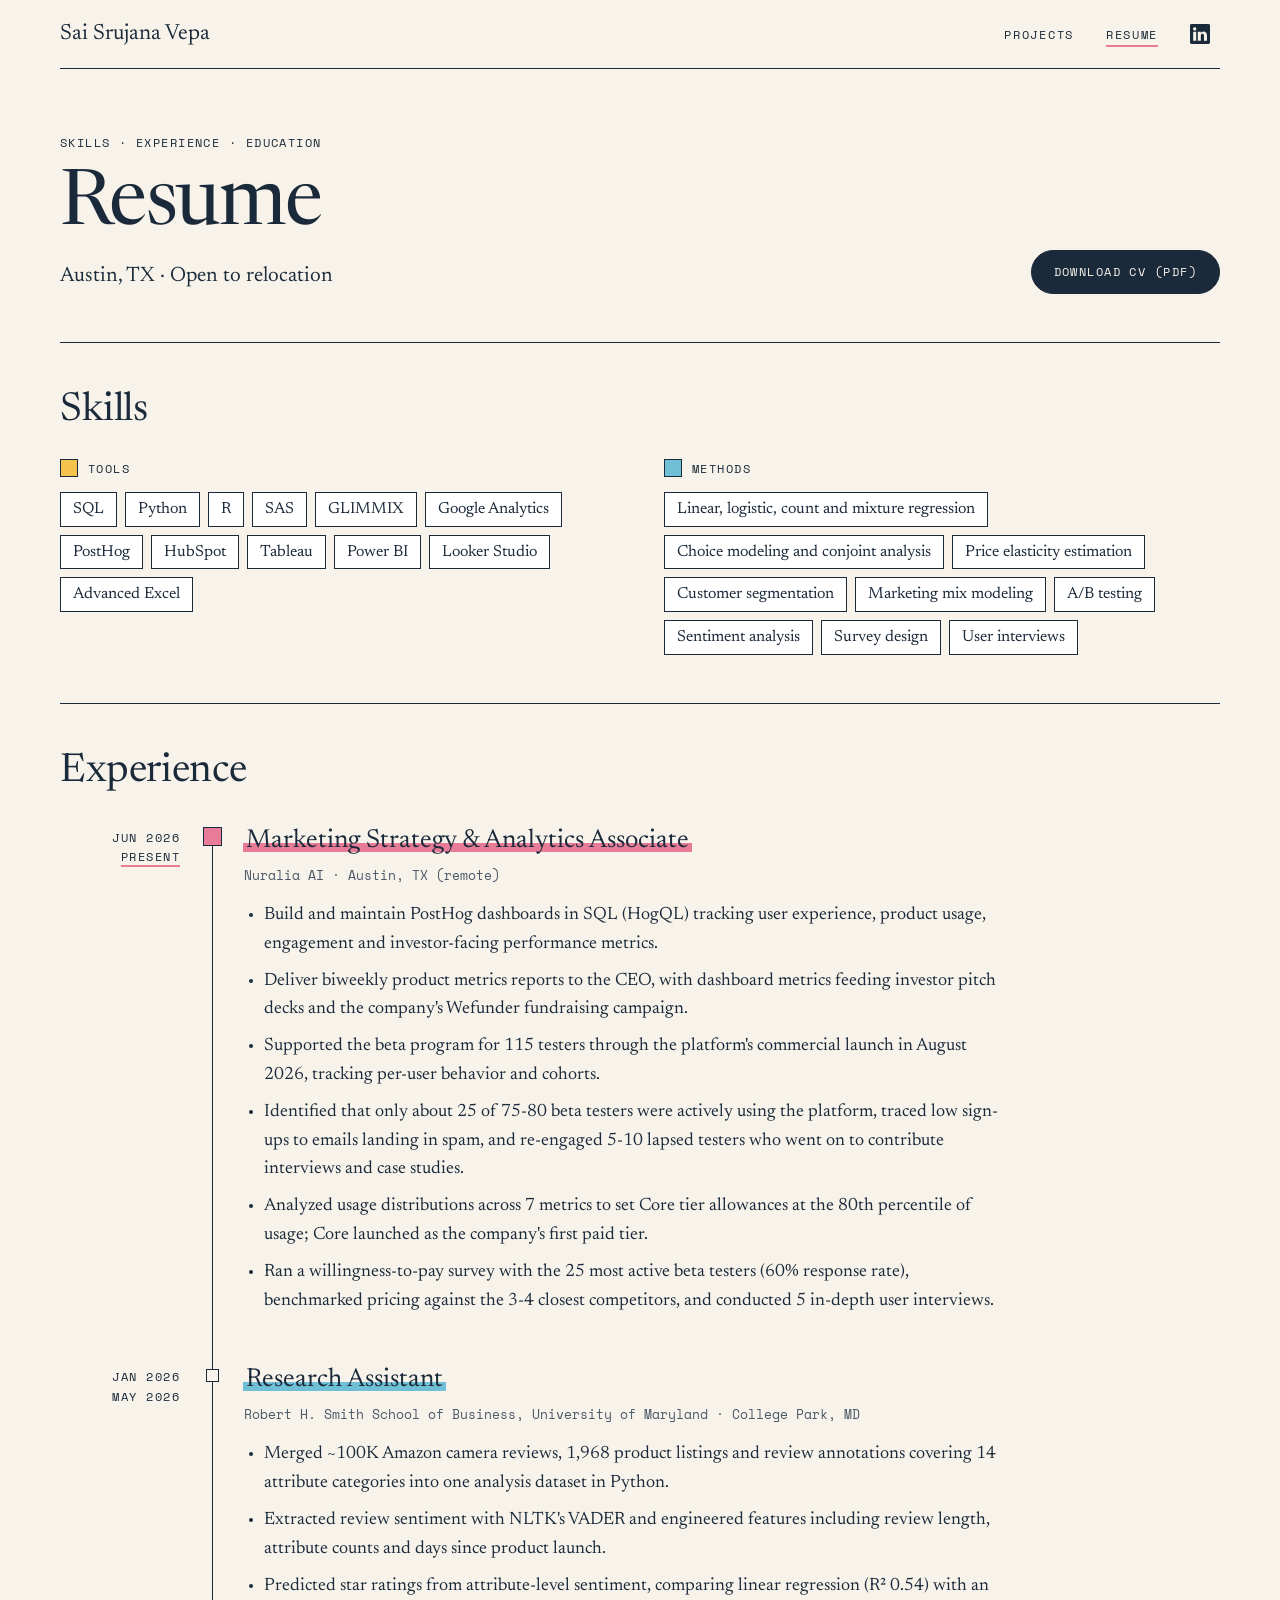
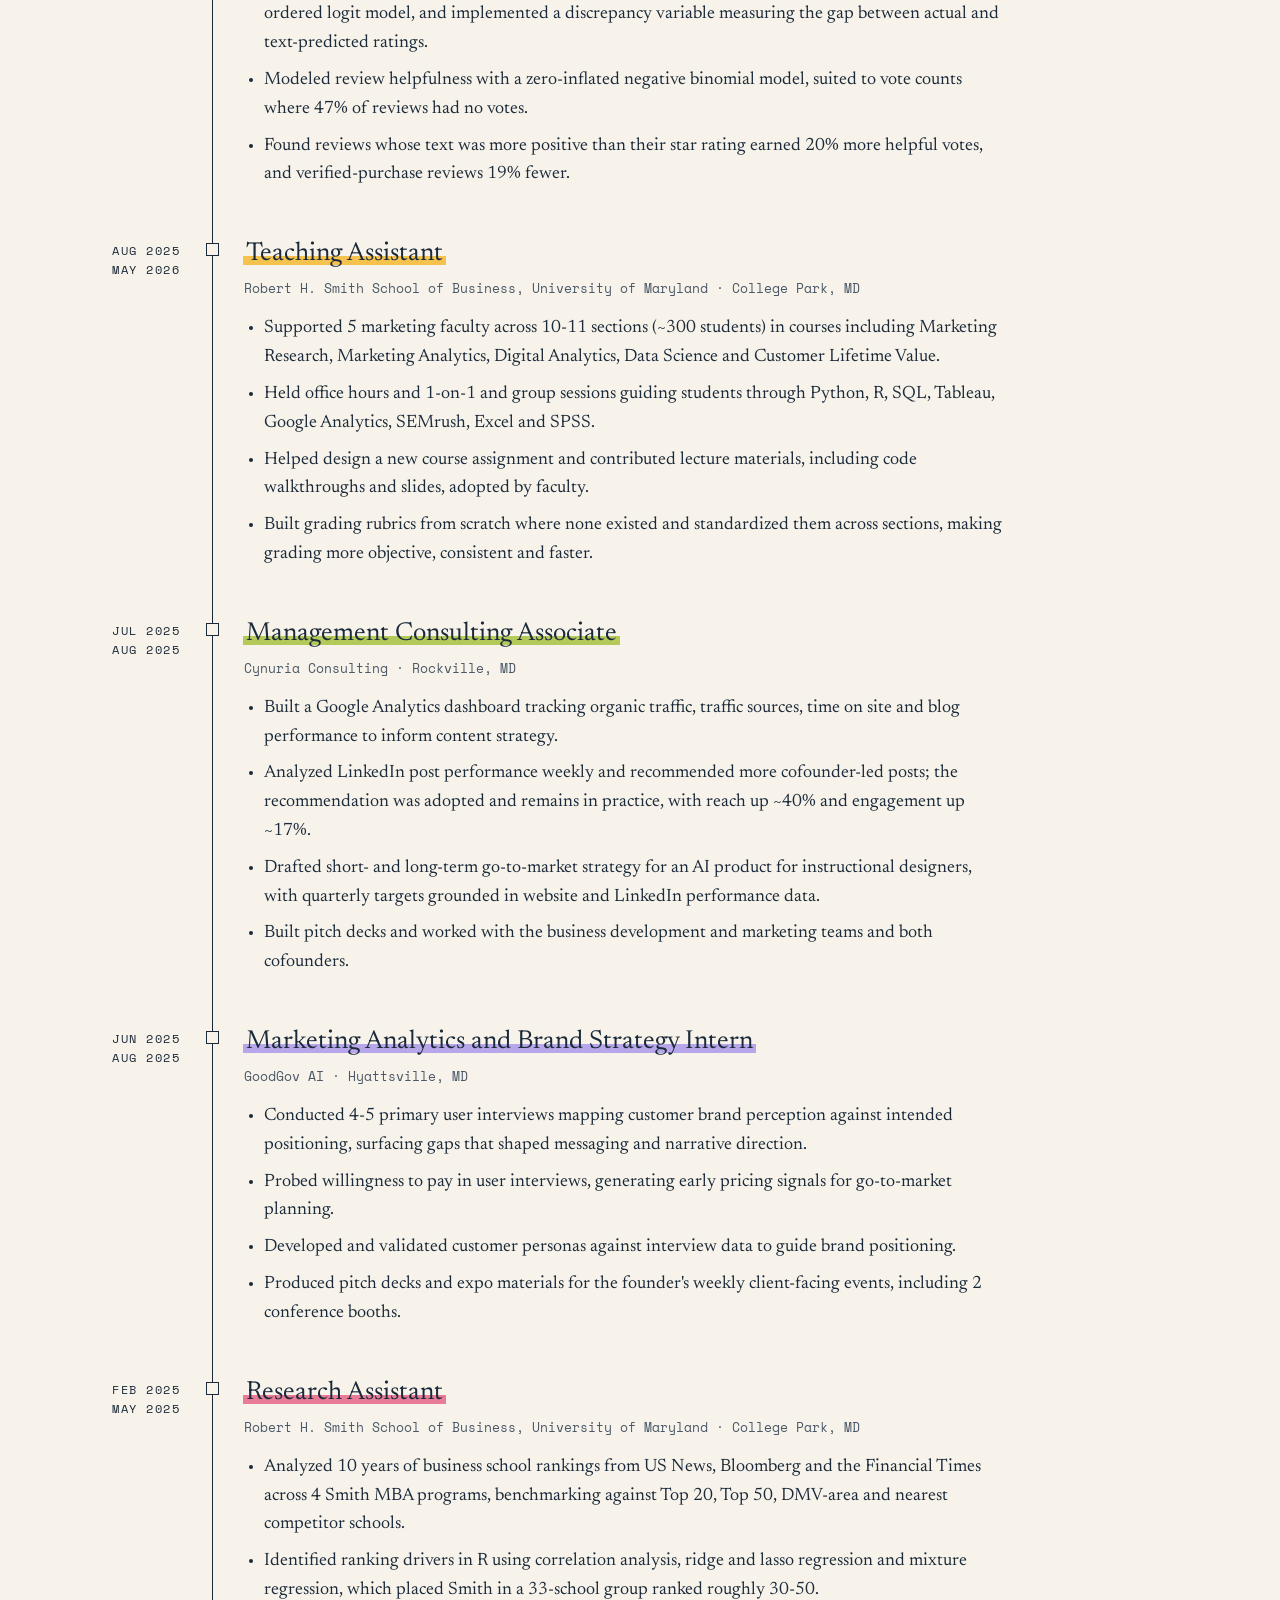
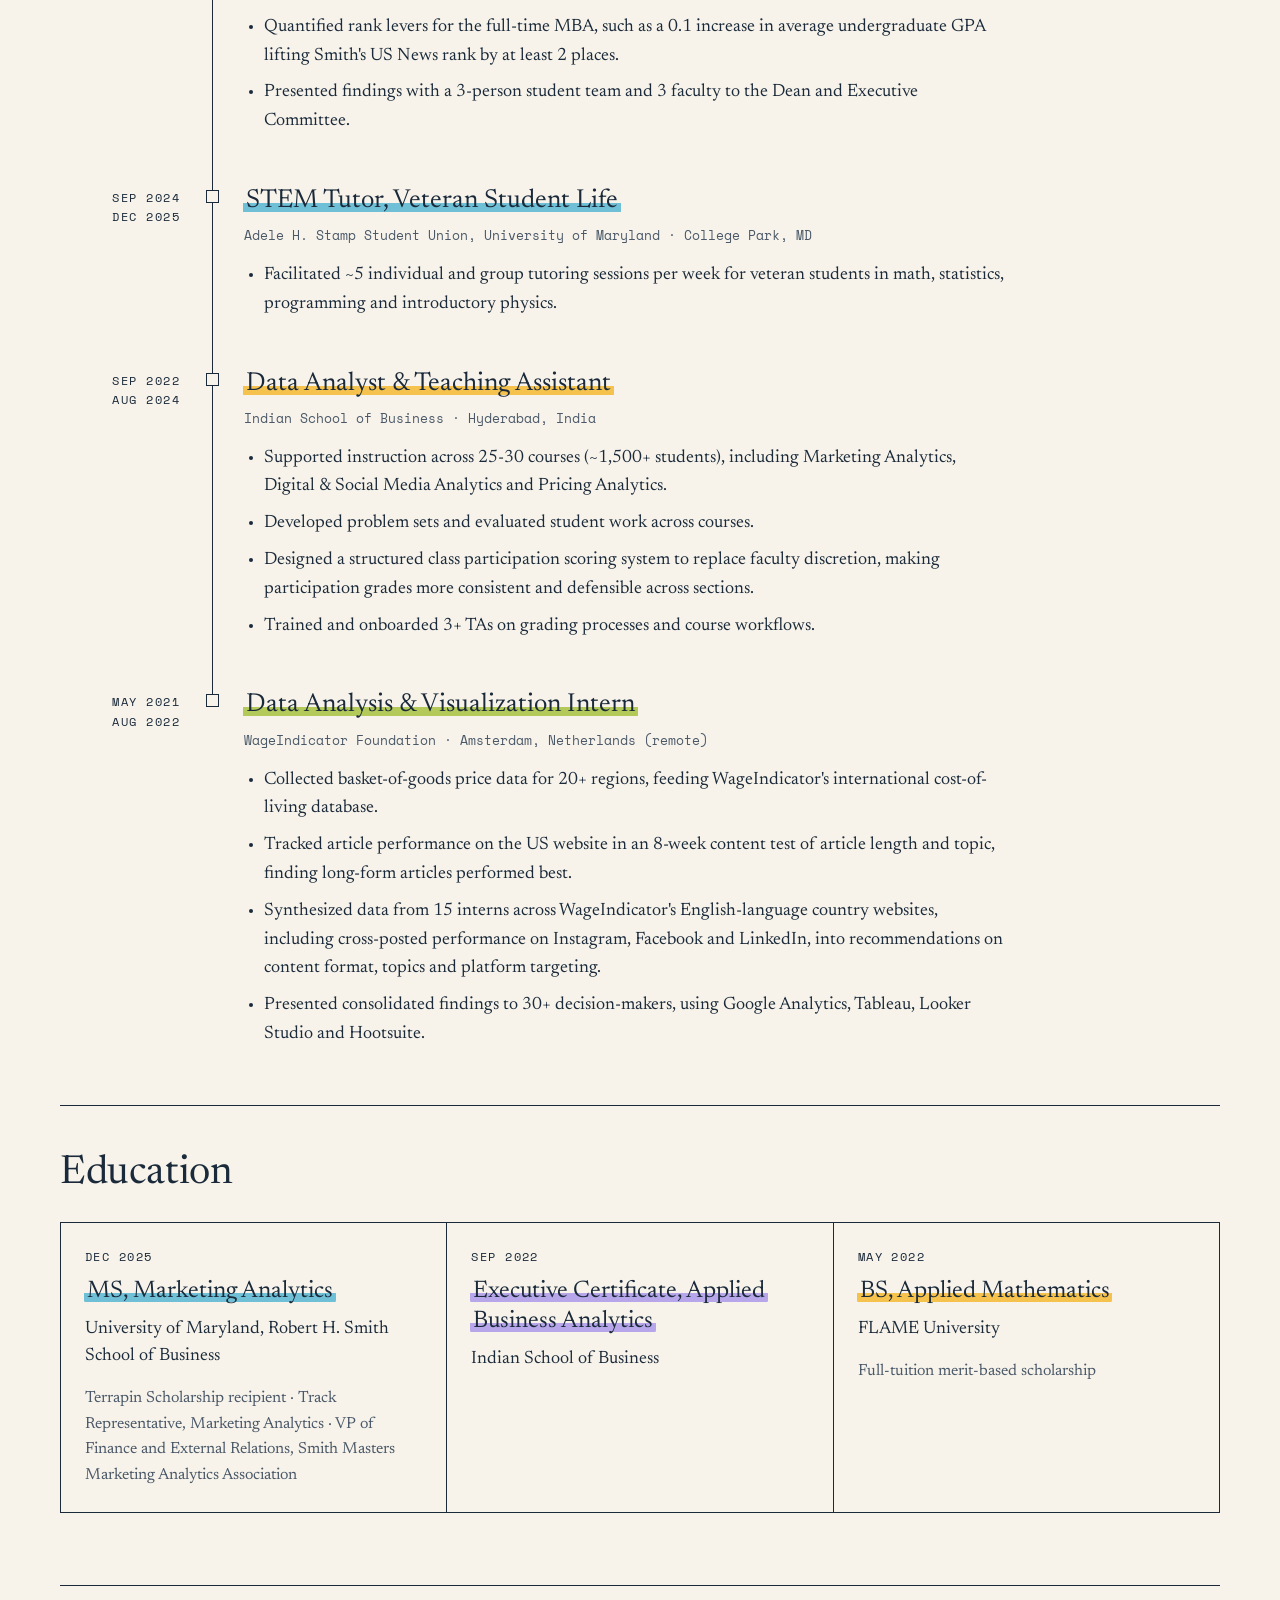
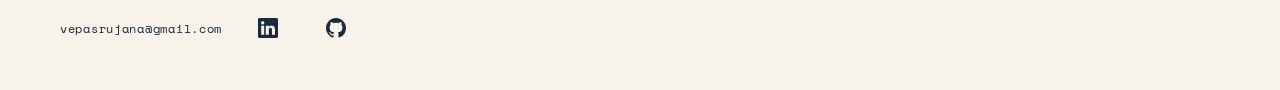
<file: resume.html>
<!doctype html>
<html lang="en">
<head>
<meta charset="utf-8">
<meta name="viewport" content="width=device-width, initial-scale=1">
<title>Resume | Sai Srujana Vepa</title>
<meta name="description" content="Experience, education and skills of Sai Srujana Vepa, marketing science and analytics.">
<meta property="og:title" content="Resume | Sai Srujana Vepa">
<meta property="og:description" content="Experience, education and skills of Sai Srujana Vepa, marketing science and analytics.">
<meta property="og:type" content="website">
<link rel="icon" href="favicon.svg" type="image/svg+xml">
<link rel="preconnect" href="https://fonts.googleapis.com"><link rel="preconnect" href="https://fonts.gstatic.com" crossorigin><link href="https://fonts.googleapis.com/css2?family=Newsreader:ital,opsz,wght@0,6..72,300;0,6..72,400;0,6..72,500;1,6..72,400&family=Space+Mono:wght@400;700&display=swap" rel="stylesheet">
<link rel="stylesheet" href="style.css?v=589f11ab">
<script src="analytics.js"></script>
</head>
<body>
<div class="wrap">
<nav class="nav" aria-label="Main">
<a class="brand" href="./">Sai Srujana Vepa</a>
<div class="nav-links">
<a href="projects">Projects</a>
<a href="resume" aria-current="page">Resume</a>
<a class="icon-link" href="https://www.linkedin.com/in/sai-srujana-vepa/" target="_blank" rel="noopener" aria-label="LinkedIn (opens in a new tab)" title="LinkedIn"><svg class="icon" viewBox="0 0 16 16" aria-hidden="true" focusable="false"><path fill="currentColor" d="M0 1.146C0 .513.526 0 1.175 0h13.65C15.474 0 16 .513 16 1.146v13.708c0 .633-.526 1.146-1.175 1.146H1.175C.526 16 0 15.487 0 14.854zm4.943 12.248V6.169H2.542v7.225zm-1.2-8.212c.837 0 1.358-.554 1.358-1.248-.015-.709-.52-1.248-1.342-1.248S2.4 3.226 2.4 3.934c0 .694.521 1.248 1.327 1.248zm4.908 8.212V9.359c0-.216.016-.432.08-.586.173-.431.568-.878 1.232-.878.869 0 1.216.662 1.216 1.634v3.865h2.401V9.25c0-2.22-1.184-3.252-2.764-3.252-1.274 0-1.845.7-2.165 1.193v.025h-.016l.016-.025V6.169h-2.4c.03.678 0 7.225 0 7.225z"/></svg></a>
</div>
</nav>
<main>
<header class="page-head resume-head">
<div>
<p class="label">Skills · Experience · Education</p>
<h1>Resume</h1>
<p class="lead">Austin, TX · Open to relocation</p>
</div>
<a class="btn btn-solid" href="Sai-Srujana-Vepa-Resume.pdf" download>Download CV (PDF)</a>
</header>
<section class="block skills-block">
<h2 class="block-title">Skills</h2>
<div class="skill-groups">
<div class="skill-group"><h3 class="label"><span class="sw k-a3" aria-hidden="true"></span>Tools</h3><ul class="tags"><li>SQL</li><li>Python</li><li>R</li><li>SAS</li><li>GLIMMIX</li><li>Google Analytics</li><li>PostHog</li><li>HubSpot</li><li>Tableau</li><li>Power BI</li><li>Looker Studio</li><li>Advanced Excel</li></ul></div>
<div class="skill-group"><h3 class="label"><span class="sw k-a2" aria-hidden="true"></span>Methods</h3><ul class="tags"><li>Linear, logistic, count and mixture regression</li><li>Choice modeling and conjoint analysis</li><li>Price elasticity estimation</li><li>Customer segmentation</li><li>Marketing mix modeling</li><li>A/B testing</li><li>Sentiment analysis</li><li>Survey design</li><li>User interviews</li></ul></div>
</div>
</section>
<section class="block">
<h2 class="block-title">Experience</h2>
<div class="timeline">
<article class="tl-item is-current">
<p class="tl-date label"><span>Jun 2026</span><span class="tl-end">Present</span></p>
<div class="tl-rail" aria-hidden="true"><span class="tl-dot"></span></div>
<div class="tl-body">
<h3><span class="hl hl-a1">Marketing Strategy &amp; Analytics Associate</span></h3>
<p class="tl-org">Nuralia AI · Austin, TX (remote)</p>
<ul><li>Build and maintain PostHog dashboards in SQL (HogQL) tracking user experience, product usage, engagement and investor-facing performance metrics.</li><li>Deliver biweekly product metrics reports to the CEO, with dashboard metrics feeding investor pitch decks and the company's Wefunder fundraising campaign.</li><li>Supported the beta program for 115 testers through the platform's commercial launch in August 2026, tracking per-user behavior and cohorts.</li><li>Identified that only about 25 of 75-80 beta testers were actively using the platform, traced low sign-ups to emails landing in spam, and re-engaged 5-10 lapsed testers who went on to contribute interviews and case studies.</li><li>Analyzed usage distributions across 7 metrics to set Core tier allowances at the 80th percentile of usage; Core launched as the company's first paid tier.</li><li>Ran a willingness-to-pay survey with the 25 most active beta testers (60% response rate), benchmarked pricing against the 3-4 closest competitors, and conducted 5 in-depth user interviews.</li></ul>
</div>
</article>
<article class="tl-item">
<p class="tl-date label"><span>Jan 2026</span><span class="tl-end">May 2026</span></p>
<div class="tl-rail" aria-hidden="true"><span class="tl-dot"></span></div>
<div class="tl-body">
<h3><span class="hl hl-a2">Research Assistant</span></h3>
<p class="tl-org">Robert H. Smith School of Business, University of Maryland · College Park, MD</p>
<ul><li>Merged ~100K Amazon camera reviews, 1,968 product listings and review annotations covering 14 attribute categories into one analysis dataset in Python.</li><li>Extracted review sentiment with NLTK's VADER and engineered features including review length, attribute counts and days since product launch.</li><li>Predicted star ratings from attribute-level sentiment, comparing linear regression (R² 0.54) with an ordered logit model, and implemented a discrepancy variable measuring the gap between actual and text-predicted ratings.</li><li>Modeled review helpfulness with a zero-inflated negative binomial model, suited to vote counts where 47% of reviews had no votes.</li><li>Found reviews whose text was more positive than their star rating earned 20% more helpful votes, and verified-purchase reviews 19% fewer.</li></ul>
</div>
</article>
<article class="tl-item">
<p class="tl-date label"><span>Aug 2025</span><span class="tl-end">May 2026</span></p>
<div class="tl-rail" aria-hidden="true"><span class="tl-dot"></span></div>
<div class="tl-body">
<h3><span class="hl hl-a3">Teaching Assistant</span></h3>
<p class="tl-org">Robert H. Smith School of Business, University of Maryland · College Park, MD</p>
<ul><li>Supported 5 marketing faculty across 10-11 sections (~300 students) in courses including Marketing Research, Marketing Analytics, Digital Analytics, Data Science and Customer Lifetime Value.</li><li>Held office hours and 1-on-1 and group sessions guiding students through Python, R, SQL, Tableau, Google Analytics, SEMrush, Excel and SPSS.</li><li>Helped design a new course assignment and contributed lecture materials, including code walkthroughs and slides, adopted by faculty.</li><li>Built grading rubrics from scratch where none existed and standardized them across sections, making grading more objective, consistent and faster.</li></ul>
</div>
</article>
<article class="tl-item">
<p class="tl-date label"><span>Jul 2025</span><span class="tl-end">Aug 2025</span></p>
<div class="tl-rail" aria-hidden="true"><span class="tl-dot"></span></div>
<div class="tl-body">
<h3><span class="hl hl-s1">Management Consulting Associate</span></h3>
<p class="tl-org">Cynuria Consulting · Rockville, MD</p>
<ul><li>Built a Google Analytics dashboard tracking organic traffic, traffic sources, time on site and blog performance to inform content strategy.</li><li>Analyzed LinkedIn post performance weekly and recommended more cofounder-led posts; the recommendation was adopted and remains in practice, with reach up ~40% and engagement up ~17%.</li><li>Drafted short- and long-term go-to-market strategy for an AI product for instructional designers, with quarterly targets grounded in website and LinkedIn performance data.</li><li>Built pitch decks and worked with the business development and marketing teams and both cofounders.</li></ul>
</div>
</article>
<article class="tl-item">
<p class="tl-date label"><span>Jun 2025</span><span class="tl-end">Aug 2025</span></p>
<div class="tl-rail" aria-hidden="true"><span class="tl-dot"></span></div>
<div class="tl-body">
<h3><span class="hl hl-s2">Marketing Analytics and Brand Strategy Intern</span></h3>
<p class="tl-org">GoodGov AI · Hyattsville, MD</p>
<ul><li>Conducted 4-5 primary user interviews mapping customer brand perception against intended positioning, surfacing gaps that shaped messaging and narrative direction.</li><li>Probed willingness to pay in user interviews, generating early pricing signals for go-to-market planning.</li><li>Developed and validated customer personas against interview data to guide brand positioning.</li><li>Produced pitch decks and expo materials for the founder's weekly client-facing events, including 2 conference booths.</li></ul>
</div>
</article>
<article class="tl-item">
<p class="tl-date label"><span>Feb 2025</span><span class="tl-end">May 2025</span></p>
<div class="tl-rail" aria-hidden="true"><span class="tl-dot"></span></div>
<div class="tl-body">
<h3><span class="hl hl-a1">Research Assistant</span></h3>
<p class="tl-org">Robert H. Smith School of Business, University of Maryland · College Park, MD</p>
<ul><li>Analyzed 10 years of business school rankings from US News, Bloomberg and the Financial Times across 4 Smith MBA programs, benchmarking against Top 20, Top 50, DMV-area and nearest competitor schools.</li><li>Identified ranking drivers in R using correlation analysis, ridge and lasso regression and mixture regression, which placed Smith in a 33-school group ranked roughly 30-50.</li><li>Quantified rank levers for the full-time MBA, such as a 0.1 increase in average undergraduate GPA lifting Smith's US News rank by at least 2 places.</li><li>Presented findings with a 3-person student team and 3 faculty to the Dean and Executive Committee.</li></ul>
</div>
</article>
<article class="tl-item">
<p class="tl-date label"><span>Sep 2024</span><span class="tl-end">Dec 2025</span></p>
<div class="tl-rail" aria-hidden="true"><span class="tl-dot"></span></div>
<div class="tl-body">
<h3><span class="hl hl-a2">STEM Tutor, Veteran Student Life</span></h3>
<p class="tl-org">Adele H. Stamp Student Union, University of Maryland · College Park, MD</p>
<ul><li>Facilitated ~5 individual and group tutoring sessions per week for veteran students in math, statistics, programming and introductory physics.</li></ul>
</div>
</article>
<article class="tl-item">
<p class="tl-date label"><span>Sep 2022</span><span class="tl-end">Aug 2024</span></p>
<div class="tl-rail" aria-hidden="true"><span class="tl-dot"></span></div>
<div class="tl-body">
<h3><span class="hl hl-a3">Data Analyst &amp; Teaching Assistant</span></h3>
<p class="tl-org">Indian School of Business · Hyderabad, India</p>
<ul><li>Supported instruction across 25-30 courses (~1,500+ students), including Marketing Analytics, Digital &amp; Social Media Analytics and Pricing Analytics.</li><li>Developed problem sets and evaluated student work across courses.</li><li>Designed a structured class participation scoring system to replace faculty discretion, making participation grades more consistent and defensible across sections.</li><li>Trained and onboarded 3+ TAs on grading processes and course workflows.</li></ul>
</div>
</article>
<article class="tl-item">
<p class="tl-date label"><span>May 2021</span><span class="tl-end">Aug 2022</span></p>
<div class="tl-rail" aria-hidden="true"><span class="tl-dot"></span></div>
<div class="tl-body">
<h3><span class="hl hl-s1">Data Analysis &amp; Visualization Intern</span></h3>
<p class="tl-org">WageIndicator Foundation · Amsterdam, Netherlands (remote)</p>
<ul><li>Collected basket-of-goods price data for 20+ regions, feeding WageIndicator's international cost-of-living database.</li><li>Tracked article performance on the US website in an 8-week content test of article length and topic, finding long-form articles performed best.</li><li>Synthesized data from 15 interns across WageIndicator's English-language country websites, including cross-posted performance on Instagram, Facebook and LinkedIn, into recommendations on content format, topics and platform targeting.</li><li>Presented consolidated findings to 30+ decision-makers, using Google Analytics, Tableau, Looker Studio and Hootsuite.</li></ul>
</div>
</article>
</div>
</section>
<section class="block">
<h2 class="block-title">Education</h2>
<div class="cells edu">
<div class="edu-card"><p class="label">Dec 2025</p><h3><span class="hl hl-a2">MS, Marketing Analytics</span></h3><p class="edu-school">University of Maryland, Robert H. Smith School of Business</p><p class="edu-note">Terrapin Scholarship recipient · Track Representative, Marketing Analytics · VP of Finance and External Relations, Smith Masters Marketing Analytics Association</p></div>
<div class="edu-card"><p class="label">Sep 2022</p><h3><span class="hl hl-s2">Executive Certificate, Applied Business Analytics</span></h3><p class="edu-school">Indian School of Business</p></div>
<div class="edu-card"><p class="label">May 2022</p><h3><span class="hl hl-a3">BS, Applied Mathematics</span></h3><p class="edu-school">FLAME University</p><p class="edu-note">Full-tuition merit-based scholarship</p></div>
</div>
</section>
</main>
<footer class="footer">
<div class="footer-links">
<a href="mailto:vepasrujana@gmail.com">vepasrujana@gmail.com</a>
<a class="icon-link" href="https://www.linkedin.com/in/sai-srujana-vepa/" target="_blank" rel="noopener" aria-label="LinkedIn (opens in a new tab)" title="LinkedIn"><svg class="icon" viewBox="0 0 16 16" aria-hidden="true" focusable="false"><path fill="currentColor" d="M0 1.146C0 .513.526 0 1.175 0h13.65C15.474 0 16 .513 16 1.146v13.708c0 .633-.526 1.146-1.175 1.146H1.175C.526 16 0 15.487 0 14.854zm4.943 12.248V6.169H2.542v7.225zm-1.2-8.212c.837 0 1.358-.554 1.358-1.248-.015-.709-.52-1.248-1.342-1.248S2.4 3.226 2.4 3.934c0 .694.521 1.248 1.327 1.248zm4.908 8.212V9.359c0-.216.016-.432.08-.586.173-.431.568-.878 1.232-.878.869 0 1.216.662 1.216 1.634v3.865h2.401V9.25c0-2.22-1.184-3.252-2.764-3.252-1.274 0-1.845.7-2.165 1.193v.025h-.016l.016-.025V6.169h-2.4c.03.678 0 7.225 0 7.225z"/></svg></a>
<a class="icon-link" href="https://github.com/vepasrujana" target="_blank" rel="noopener" aria-label="GitHub (opens in a new tab)" title="GitHub"><svg class="icon" viewBox="0 0 16 16" aria-hidden="true" focusable="false"><path fill="currentColor" d="M8 0C3.58 0 0 3.58 0 8c0 3.54 2.29 6.53 5.47 7.59.4.07.55-.17.55-.38 0-.19-.01-.82-.01-1.49-2.01.37-2.53-.49-2.69-.94-.09-.23-.48-.94-.82-1.13-.28-.15-.68-.52-.01-.53.63-.01 1.08.58 1.23.82.72 1.21 1.87.87 2.33.66.07-.52.28-.87.51-1.07-1.78-.2-3.64-.89-3.64-3.95 0-.87.31-1.59.82-2.15-.08-.2-.36-1.02.08-2.12 0 0 .67-.21 2.2.82.64-.18 1.32-.27 2-.27s1.36.09 2 .27c1.53-1.04 2.2-.82 2.2-.82.44 1.1.16 1.92.08 2.12.51.56.82 1.27.82 2.15 0 3.07-1.87 3.75-3.65 3.95.29.25.54.73.54 1.48 0 1.07-.01 1.93-.01 2.2 0 .21.15.46.55.38A8.01 8.01 0 0 0 16 8c0-4.42-3.58-8-8-8"/></svg></a>
</div>

</footer>
</div>
</body>
</html>
</file>
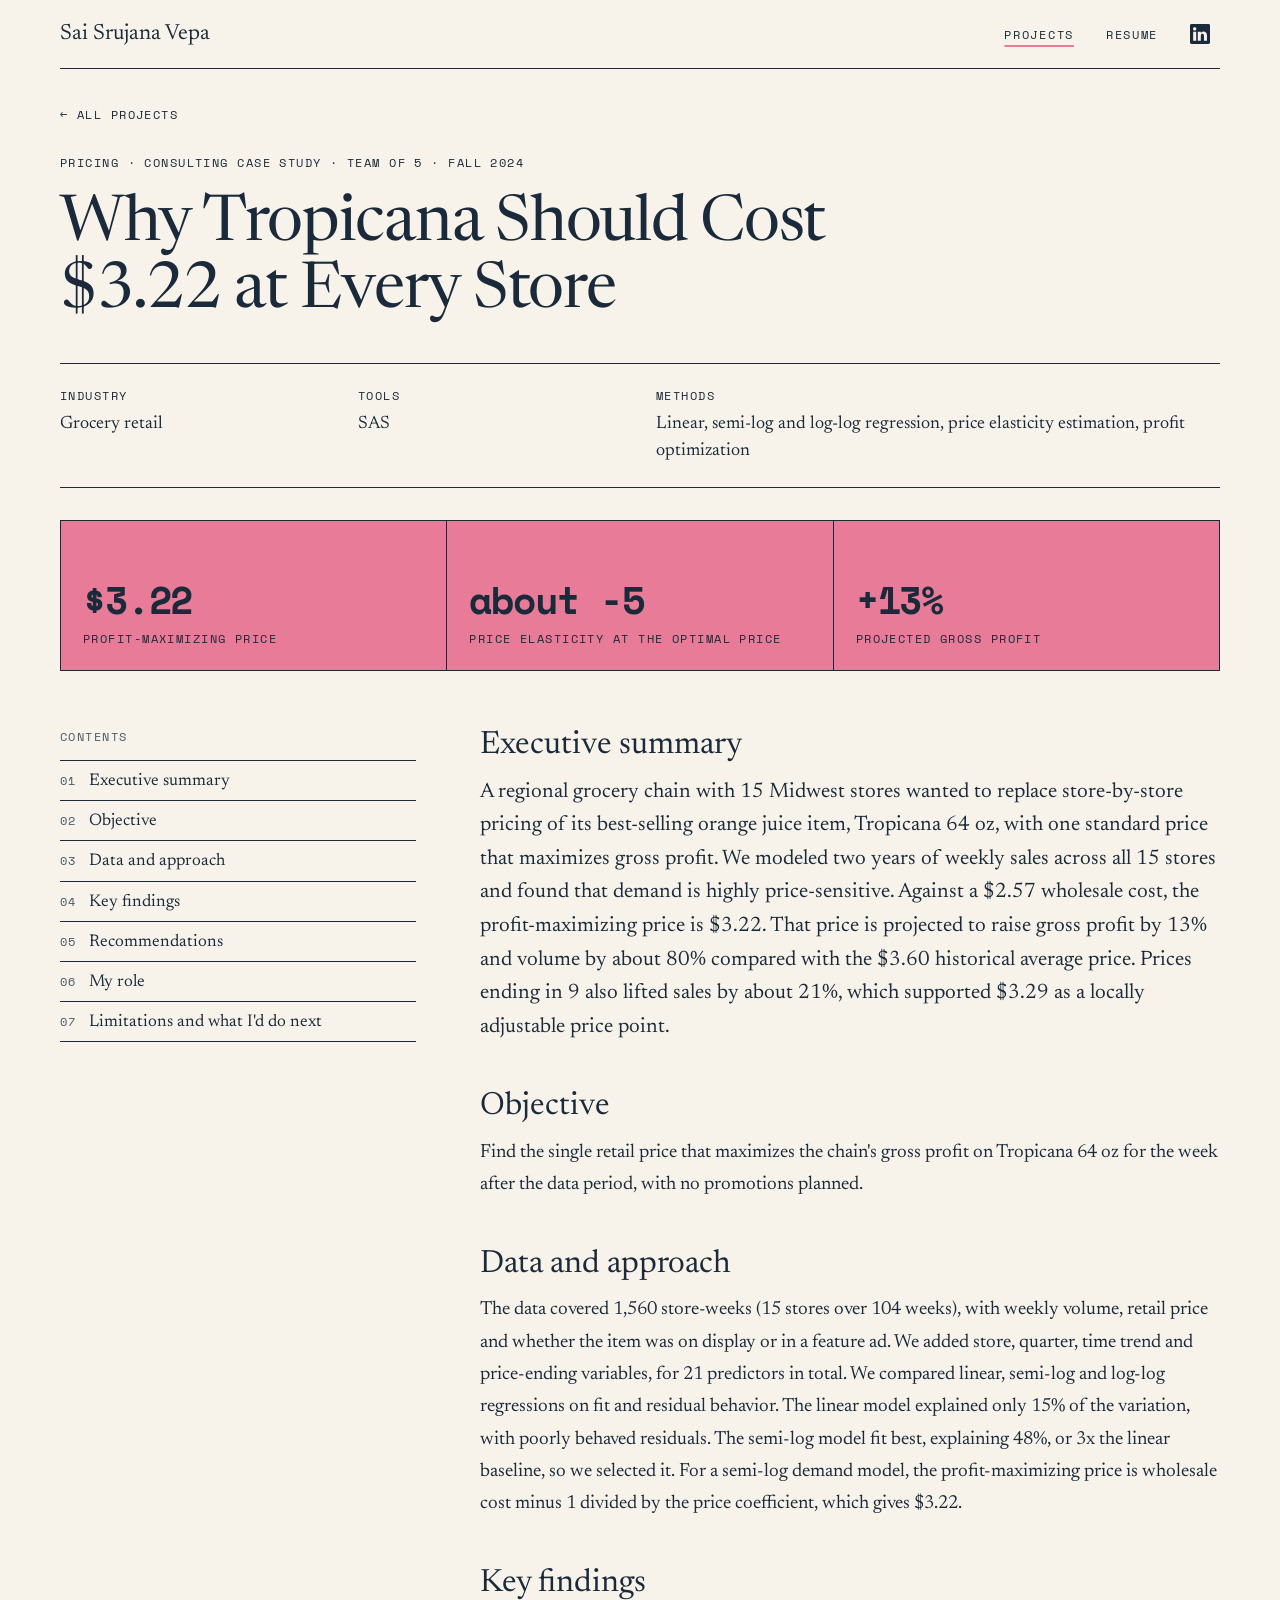
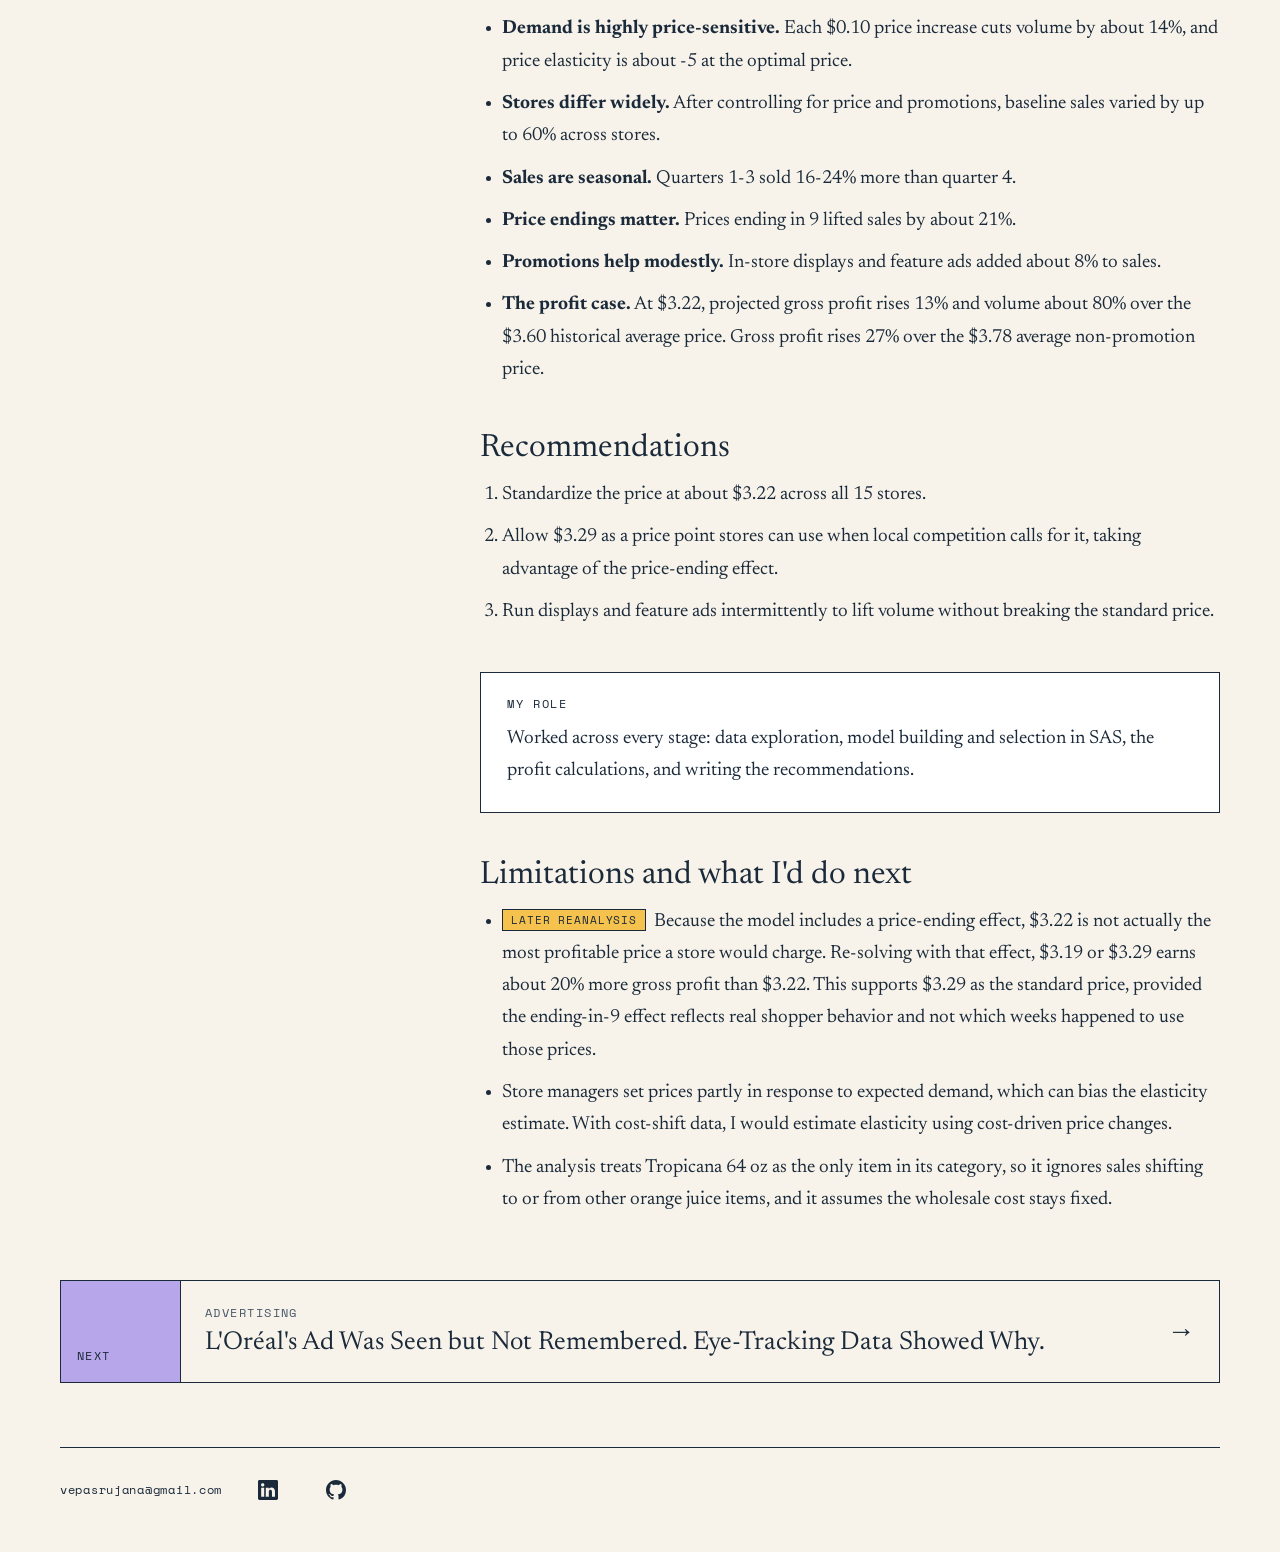
<file: tropicana-pricing.html>
<!doctype html>
<html lang="en">
<head>
<meta charset="utf-8">
<meta name="viewport" content="width=device-width, initial-scale=1">
<title>Why Tropicana Should Cost $3.22 at Every Store | Sai Srujana Vepa</title>
<meta name="description" content="The model said $3.22. Shoppers&#x27; fondness for prices ending in 9 said $3.29.">
<meta property="og:title" content="Why Tropicana Should Cost $3.22 at Every Store | Sai Srujana Vepa">
<meta property="og:description" content="The model said $3.22. Shoppers&#x27; fondness for prices ending in 9 said $3.29.">
<meta property="og:type" content="website">
<link rel="icon" href="favicon.svg" type="image/svg+xml">
<link rel="preconnect" href="https://fonts.googleapis.com"><link rel="preconnect" href="https://fonts.gstatic.com" crossorigin><link href="https://fonts.googleapis.com/css2?family=Newsreader:ital,opsz,wght@0,6..72,300;0,6..72,400;0,6..72,500;1,6..72,400&family=Space+Mono:wght@400;700&display=swap" rel="stylesheet">
<link rel="stylesheet" href="style.css?v=589f11ab">
<script src="analytics.js"></script>
</head>
<body>
<div class="wrap">
<nav class="nav" aria-label="Main">
<a class="brand" href="./">Sai Srujana Vepa</a>
<div class="nav-links">
<a href="projects" aria-current="page">Projects</a>
<a href="resume">Resume</a>
<a class="icon-link" href="https://www.linkedin.com/in/sai-srujana-vepa/" target="_blank" rel="noopener" aria-label="LinkedIn (opens in a new tab)" title="LinkedIn"><svg class="icon" viewBox="0 0 16 16" aria-hidden="true" focusable="false"><path fill="currentColor" d="M0 1.146C0 .513.526 0 1.175 0h13.65C15.474 0 16 .513 16 1.146v13.708c0 .633-.526 1.146-1.175 1.146H1.175C.526 16 0 15.487 0 14.854zm4.943 12.248V6.169H2.542v7.225zm-1.2-8.212c.837 0 1.358-.554 1.358-1.248-.015-.709-.52-1.248-1.342-1.248S2.4 3.226 2.4 3.934c0 .694.521 1.248 1.327 1.248zm4.908 8.212V9.359c0-.216.016-.432.08-.586.173-.431.568-.878 1.232-.878.869 0 1.216.662 1.216 1.634v3.865h2.401V9.25c0-2.22-1.184-3.252-2.764-3.252-1.274 0-1.845.7-2.165 1.193v.025h-.016l.016-.025V6.169h-2.4c.03.678 0 7.225 0 7.225z"/></svg></a>
</div>
</nav>
<main>
<a class="back label" href="projects">← All projects</a>
<header class="page-head writeup-head">
<p class="label">Pricing · Consulting case study · Team of 5 · Fall 2024</p>
<h1>Why Tropicana Should Cost $3.22 at Every Store</h1>
</header>
<dl class="meta">
<div><dt class="label">Industry</dt><dd>Grocery retail</dd></div>
<div><dt class="label">Tools</dt><dd>SAS</dd></div>
<div class="wide"><dt class="label">Methods</dt><dd>Linear, semi-log and log-log regression, price elasticity estimation, profit optimization</dd></div>
</dl>
<div class="tiles k-a1"><div class="tile"><p class="tile-value">$3.22</p><p class="label tile-label">profit-maximizing price</p></div><div class="tile"><p class="tile-value">about -5</p><p class="label tile-label">price elasticity at the optimal price</p></div><div class="tile"><p class="tile-value">+13%</p><p class="label tile-label">projected gross profit</p></div></div>
<div class="writeup-layout">
<aside class="toc" aria-label="Contents">
<p class="label">Contents</p>
<ol><li><a href="#executive-summary"><span class="label">01</span>Executive summary</a></li><li><a href="#objective"><span class="label">02</span>Objective</a></li><li><a href="#data-and-approach"><span class="label">03</span>Data and approach</a></li><li><a href="#key-findings"><span class="label">04</span>Key findings</a></li><li><a href="#recommendations"><span class="label">05</span>Recommendations</a></li><li><a href="#my-role"><span class="label">06</span>My role</a></li><li><a href="#limitations-and-what-i-d-do-next"><span class="label">07</span>Limitations and what I'd do next</a></li></ol>
</aside>
<article class="writeup">
<section id="executive-summary" class="summary"><h2>Executive summary</h2><p>A regional grocery chain with 15 Midwest stores wanted to replace store-by-store pricing of its best-selling orange juice item, Tropicana 64 oz, with one standard price that maximizes gross profit. We modeled two years of weekly sales across all 15 stores and found that demand is highly price-sensitive. Against a $2.57 wholesale cost, the profit-maximizing price is $3.22. That price is projected to raise gross profit by 13% and volume by about 80% compared with the $3.60 historical average price. Prices ending in 9 also lifted sales by about 21%, which supported $3.29 as a locally adjustable price point.</p></section>
<section id="objective"><h2>Objective</h2><p>Find the single retail price that maximizes the chain's gross profit on Tropicana 64 oz for the week after the data period, with no promotions planned.</p></section>
<section id="data-and-approach"><h2>Data and approach</h2><p>The data covered 1,560 store-weeks (15 stores over 104 weeks), with weekly volume, retail price and whether the item was on display or in a feature ad. We added store, quarter, time trend and price-ending variables, for 21 predictors in total. We compared linear, semi-log and log-log regressions on fit and residual behavior. The linear model explained only 15% of the variation, with poorly behaved residuals. The semi-log model fit best, explaining 48%, or 3x the linear baseline, so we selected it. For a semi-log demand model, the profit-maximizing price is wholesale cost minus 1 divided by the price coefficient, which gives $3.22.</p></section>
<section id="key-findings"><h2>Key findings</h2><ul><li><strong>Demand is highly price-sensitive.</strong> Each $0.10 price increase cuts volume by about 14%, and price elasticity is about -5 at the optimal price.</li><li><strong>Stores differ widely.</strong> After controlling for price and promotions, baseline sales varied by up to 60% across stores.</li><li><strong>Sales are seasonal.</strong> Quarters 1-3 sold 16-24% more than quarter 4.</li><li><strong>Price endings matter.</strong> Prices ending in 9 lifted sales by about 21%.</li><li><strong>Promotions help modestly.</strong> In-store displays and feature ads added about 8% to sales.</li><li><strong>The profit case.</strong> At $3.22, projected gross profit rises 13% and volume about 80% over the $3.60 historical average price. Gross profit rises 27% over the $3.78 average non-promotion price.</li></ul></section>
<section id="recommendations"><h2>Recommendations</h2><ol><li>Standardize the price at about $3.22 across all 15 stores.</li><li>Allow $3.29 as a price point stores can use when local competition calls for it, taking advantage of the price-ending effect.</li><li>Run displays and feature ads intermittently to lift volume without breaking the standard price.</li></ol></section>
<section id="my-role" class="role box"><h2>My role</h2><p>Worked across every stage: data exploration, model building and selection in SAS, the profit calculations, and writing the recommendations.</p></section>
<section id="limitations-and-what-i-d-do-next"><h2>Limitations and what I'd do next</h2><ul><li><span class="badge">Later reanalysis</span>Because the model includes a price-ending effect, $3.22 is not actually the most profitable price a store would charge. Re-solving with that effect, $3.19 or $3.29 earns about 20% more gross profit than $3.22. This supports $3.29 as the standard price, provided the ending-in-9 effect reflects real shopper behavior and not which weeks happened to use those prices.</li><li>Store managers set prices partly in response to expected demand, which can bias the elasticity estimate. With cost-shift data, I would estimate elasticity using cost-driven price changes.</li><li>The analysis treats Tropicana 64 oz as the only item in its category, so it ignores sales shifting to or from other orange juice items, and it assumes the wholesale cost stays fixed.</li></ul></section>
</article>
</div>
<a class="next" href="loreal-print-ads">
<span class="next-block k-s2"><span class="label">Next</span></span>
<span class="next-text"><span class="label muted">Advertising</span><span class="next-title">L'Oréal's Ad Was Seen but Not Remembered. Eye-Tracking Data Showed Why.</span></span>
<span class="next-arrow" aria-hidden="true">→</span>
</a>
</main>
<footer class="footer">
<div class="footer-links">
<a href="mailto:vepasrujana@gmail.com">vepasrujana@gmail.com</a>
<a class="icon-link" href="https://www.linkedin.com/in/sai-srujana-vepa/" target="_blank" rel="noopener" aria-label="LinkedIn (opens in a new tab)" title="LinkedIn"><svg class="icon" viewBox="0 0 16 16" aria-hidden="true" focusable="false"><path fill="currentColor" d="M0 1.146C0 .513.526 0 1.175 0h13.65C15.474 0 16 .513 16 1.146v13.708c0 .633-.526 1.146-1.175 1.146H1.175C.526 16 0 15.487 0 14.854zm4.943 12.248V6.169H2.542v7.225zm-1.2-8.212c.837 0 1.358-.554 1.358-1.248-.015-.709-.52-1.248-1.342-1.248S2.4 3.226 2.4 3.934c0 .694.521 1.248 1.327 1.248zm4.908 8.212V9.359c0-.216.016-.432.08-.586.173-.431.568-.878 1.232-.878.869 0 1.216.662 1.216 1.634v3.865h2.401V9.25c0-2.22-1.184-3.252-2.764-3.252-1.274 0-1.845.7-2.165 1.193v.025h-.016l.016-.025V6.169h-2.4c.03.678 0 7.225 0 7.225z"/></svg></a>
<a class="icon-link" href="https://github.com/vepasrujana" target="_blank" rel="noopener" aria-label="GitHub (opens in a new tab)" title="GitHub"><svg class="icon" viewBox="0 0 16 16" aria-hidden="true" focusable="false"><path fill="currentColor" d="M8 0C3.58 0 0 3.58 0 8c0 3.54 2.29 6.53 5.47 7.59.4.07.55-.17.55-.38 0-.19-.01-.82-.01-1.49-2.01.37-2.53-.49-2.69-.94-.09-.23-.48-.94-.82-1.13-.28-.15-.68-.52-.01-.53.63-.01 1.08.58 1.23.82.72 1.21 1.87.87 2.33.66.07-.52.28-.87.51-1.07-1.78-.2-3.64-.89-3.64-3.95 0-.87.31-1.59.82-2.15-.08-.2-.36-1.02.08-2.12 0 0 .67-.21 2.2.82.64-.18 1.32-.27 2-.27s1.36.09 2 .27c1.53-1.04 2.2-.82 2.2-.82.44 1.1.16 1.92.08 2.12.51.56.82 1.27.82 2.15 0 3.07-1.87 3.75-3.65 3.95.29.25.54.73.54 1.48 0 1.07-.01 1.93-.01 2.2 0 .21.15.46.55.38A8.01 8.01 0 0 0 16 8c0-4.42-3.58-8-8-8"/></svg></a>
</div>

</footer>
</div>
</body>
</html>
</file>
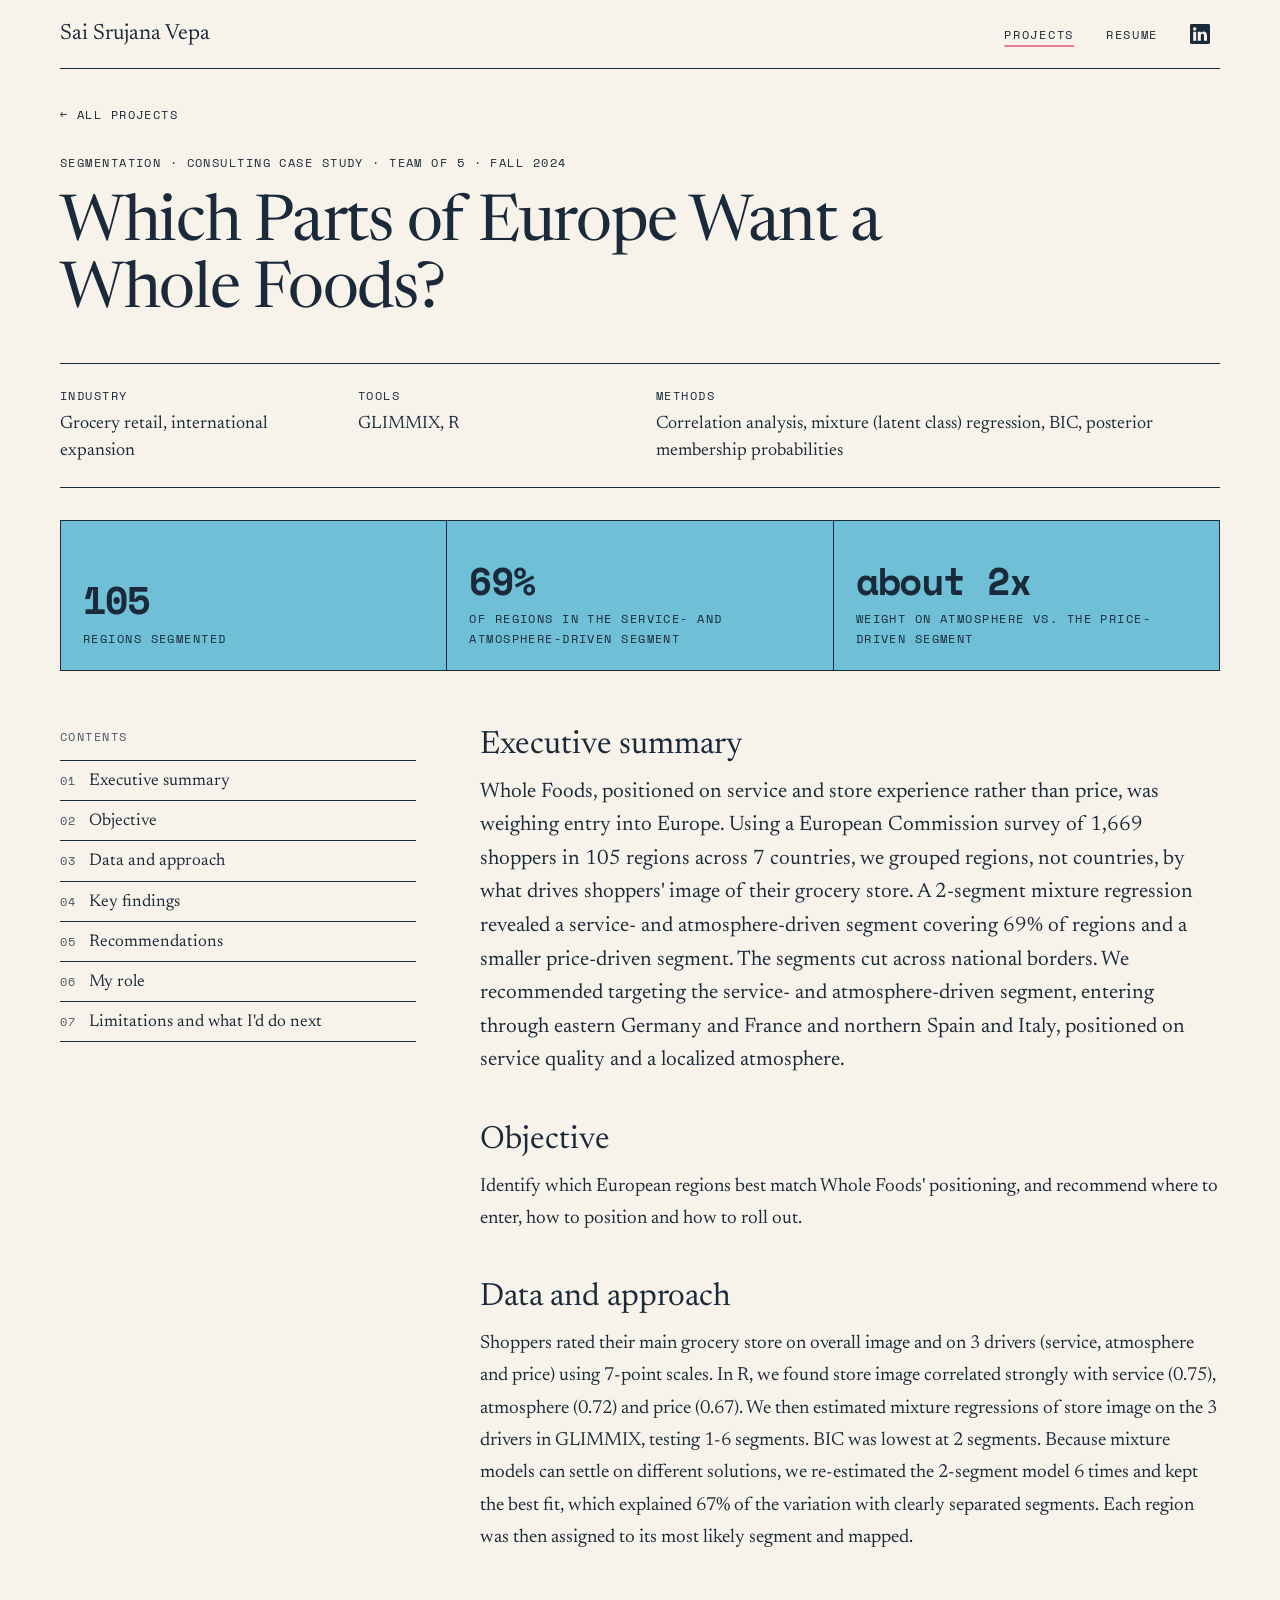
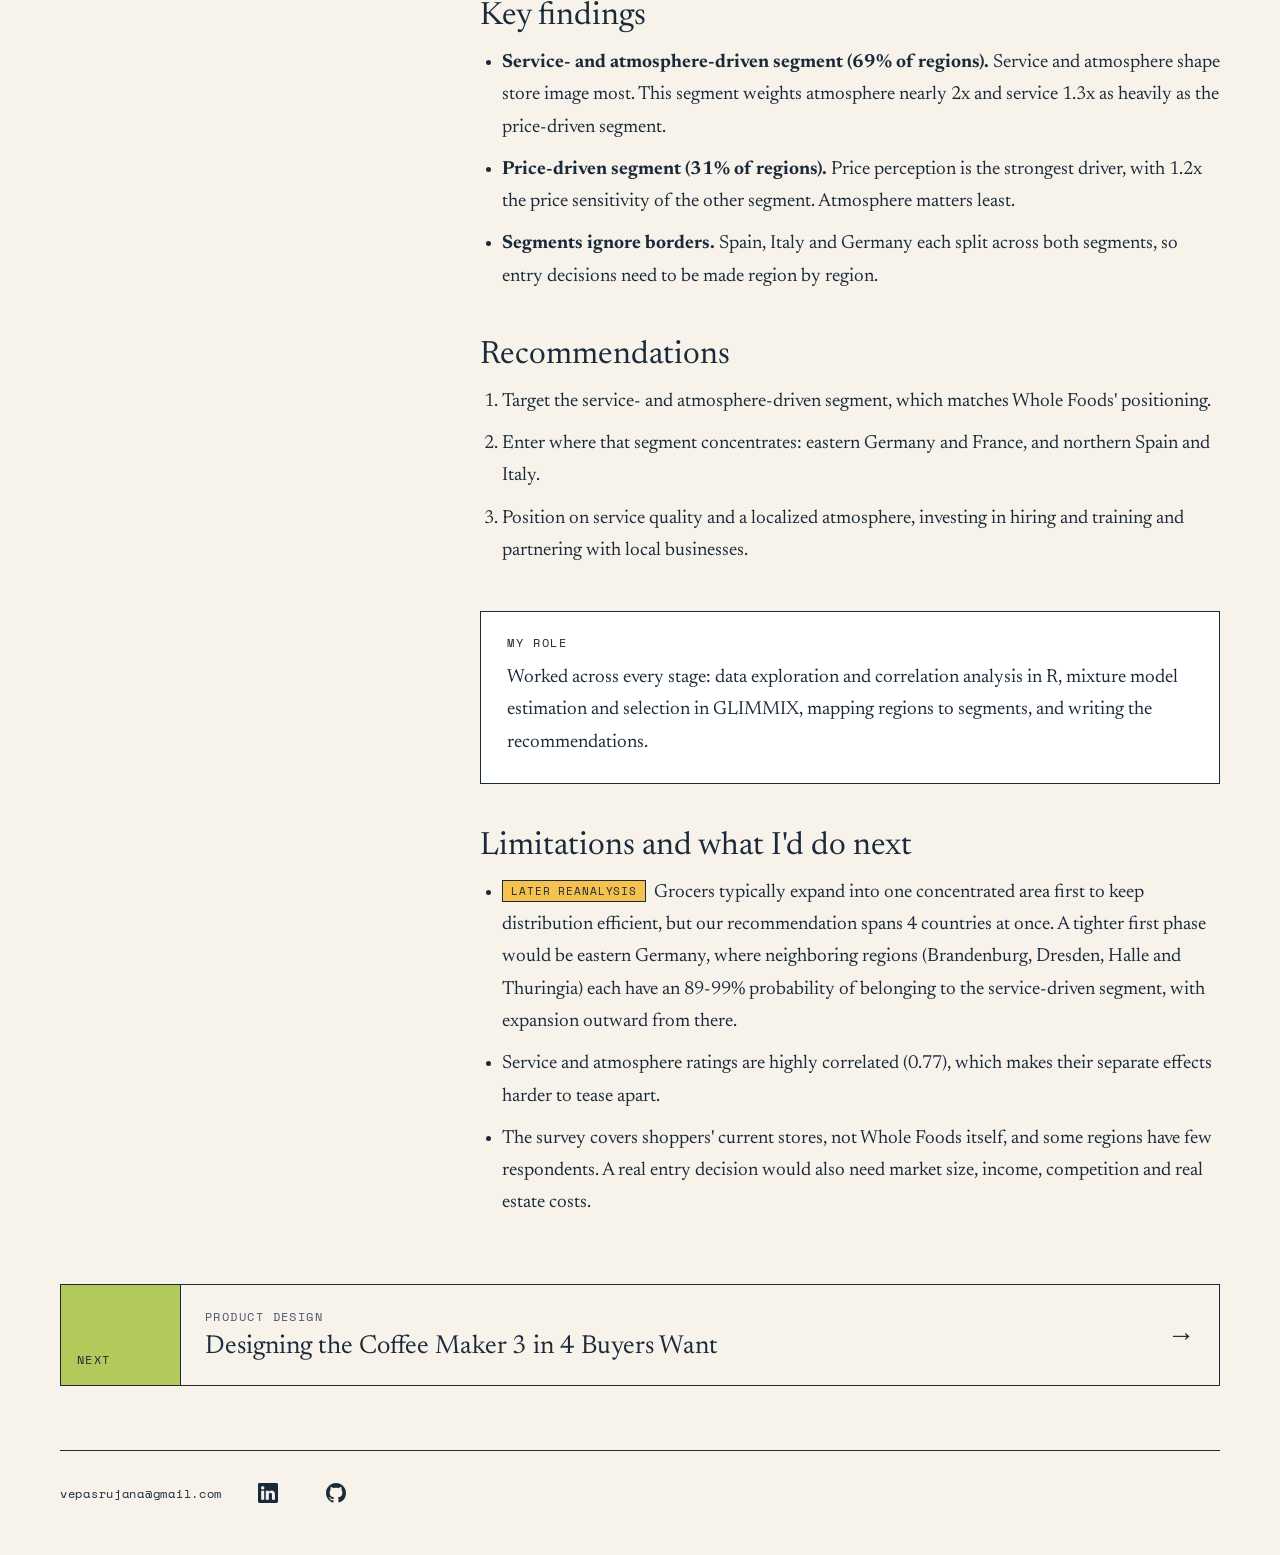
<file: whole-foods-europe.html>
<!doctype html>
<html lang="en">
<head>
<meta charset="utf-8">
<meta name="viewport" content="width=device-width, initial-scale=1">
<title>Which Parts of Europe Want a Whole Foods? | Sai Srujana Vepa</title>
<meta name="description" content="When it comes to what they want from a grocery store, shoppers in Asturias have more in common with shoppers in Hamburg than with their neighbors in Cantabria.">
<meta property="og:title" content="Which Parts of Europe Want a Whole Foods? | Sai Srujana Vepa">
<meta property="og:description" content="When it comes to what they want from a grocery store, shoppers in Asturias have more in common with shoppers in Hamburg than with their neighbors in Cantabria.">
<meta property="og:type" content="website">
<link rel="icon" href="favicon.svg" type="image/svg+xml">
<link rel="preconnect" href="https://fonts.googleapis.com"><link rel="preconnect" href="https://fonts.gstatic.com" crossorigin><link href="https://fonts.googleapis.com/css2?family=Newsreader:ital,opsz,wght@0,6..72,300;0,6..72,400;0,6..72,500;1,6..72,400&family=Space+Mono:wght@400;700&display=swap" rel="stylesheet">
<link rel="stylesheet" href="style.css?v=589f11ab">
<script src="analytics.js"></script>
</head>
<body>
<div class="wrap">
<nav class="nav" aria-label="Main">
<a class="brand" href="./">Sai Srujana Vepa</a>
<div class="nav-links">
<a href="projects" aria-current="page">Projects</a>
<a href="resume">Resume</a>
<a class="icon-link" href="https://www.linkedin.com/in/sai-srujana-vepa/" target="_blank" rel="noopener" aria-label="LinkedIn (opens in a new tab)" title="LinkedIn"><svg class="icon" viewBox="0 0 16 16" aria-hidden="true" focusable="false"><path fill="currentColor" d="M0 1.146C0 .513.526 0 1.175 0h13.65C15.474 0 16 .513 16 1.146v13.708c0 .633-.526 1.146-1.175 1.146H1.175C.526 16 0 15.487 0 14.854zm4.943 12.248V6.169H2.542v7.225zm-1.2-8.212c.837 0 1.358-.554 1.358-1.248-.015-.709-.52-1.248-1.342-1.248S2.4 3.226 2.4 3.934c0 .694.521 1.248 1.327 1.248zm4.908 8.212V9.359c0-.216.016-.432.08-.586.173-.431.568-.878 1.232-.878.869 0 1.216.662 1.216 1.634v3.865h2.401V9.25c0-2.22-1.184-3.252-2.764-3.252-1.274 0-1.845.7-2.165 1.193v.025h-.016l.016-.025V6.169h-2.4c.03.678 0 7.225 0 7.225z"/></svg></a>
</div>
</nav>
<main>
<a class="back label" href="projects">← All projects</a>
<header class="page-head writeup-head">
<p class="label">Segmentation · Consulting case study · Team of 5 · Fall 2024</p>
<h1>Which Parts of Europe Want a Whole Foods?</h1>
</header>
<dl class="meta">
<div><dt class="label">Industry</dt><dd>Grocery retail, international expansion</dd></div>
<div><dt class="label">Tools</dt><dd>GLIMMIX, R</dd></div>
<div class="wide"><dt class="label">Methods</dt><dd>Correlation analysis, mixture (latent class) regression, BIC, posterior membership probabilities</dd></div>
</dl>
<div class="tiles k-a2"><div class="tile"><p class="tile-value">105</p><p class="label tile-label">regions segmented</p></div><div class="tile"><p class="tile-value">69%</p><p class="label tile-label">of regions in the service- and atmosphere-driven segment</p></div><div class="tile"><p class="tile-value">about 2x</p><p class="label tile-label">weight on atmosphere vs. the price-driven segment</p></div></div>
<div class="writeup-layout">
<aside class="toc" aria-label="Contents">
<p class="label">Contents</p>
<ol><li><a href="#executive-summary"><span class="label">01</span>Executive summary</a></li><li><a href="#objective"><span class="label">02</span>Objective</a></li><li><a href="#data-and-approach"><span class="label">03</span>Data and approach</a></li><li><a href="#key-findings"><span class="label">04</span>Key findings</a></li><li><a href="#recommendations"><span class="label">05</span>Recommendations</a></li><li><a href="#my-role"><span class="label">06</span>My role</a></li><li><a href="#limitations-and-what-i-d-do-next"><span class="label">07</span>Limitations and what I'd do next</a></li></ol>
</aside>
<article class="writeup">
<section id="executive-summary" class="summary"><h2>Executive summary</h2><p>Whole Foods, positioned on service and store experience rather than price, was weighing entry into Europe. Using a European Commission survey of 1,669 shoppers in 105 regions across 7 countries, we grouped regions, not countries, by what drives shoppers' image of their grocery store. A 2-segment mixture regression revealed a service- and atmosphere-driven segment covering 69% of regions and a smaller price-driven segment. The segments cut across national borders. We recommended targeting the service- and atmosphere-driven segment, entering through eastern Germany and France and northern Spain and Italy, positioned on service quality and a localized atmosphere.</p></section>
<section id="objective"><h2>Objective</h2><p>Identify which European regions best match Whole Foods' positioning, and recommend where to enter, how to position and how to roll out.</p></section>
<section id="data-and-approach"><h2>Data and approach</h2><p>Shoppers rated their main grocery store on overall image and on 3 drivers (service, atmosphere and price) using 7-point scales. In R, we found store image correlated strongly with service (0.75), atmosphere (0.72) and price (0.67). We then estimated mixture regressions of store image on the 3 drivers in GLIMMIX, testing 1-6 segments. BIC was lowest at 2 segments. Because mixture models can settle on different solutions, we re-estimated the 2-segment model 6 times and kept the best fit, which explained 67% of the variation with clearly separated segments. Each region was then assigned to its most likely segment and mapped.</p></section>
<section id="key-findings"><h2>Key findings</h2><ul><li><strong>Service- and atmosphere-driven segment (69% of regions).</strong> Service and atmosphere shape store image most. This segment weights atmosphere nearly 2x and service 1.3x as heavily as the price-driven segment.</li><li><strong>Price-driven segment (31% of regions).</strong> Price perception is the strongest driver, with 1.2x the price sensitivity of the other segment. Atmosphere matters least.</li><li><strong>Segments ignore borders.</strong> Spain, Italy and Germany each split across both segments, so entry decisions need to be made region by region.</li></ul></section>
<section id="recommendations"><h2>Recommendations</h2><ol><li>Target the service- and atmosphere-driven segment, which matches Whole Foods' positioning.</li><li>Enter where that segment concentrates: eastern Germany and France, and northern Spain and Italy.</li><li>Position on service quality and a localized atmosphere, investing in hiring and training and partnering with local businesses.</li></ol></section>
<section id="my-role" class="role box"><h2>My role</h2><p>Worked across every stage: data exploration and correlation analysis in R, mixture model estimation and selection in GLIMMIX, mapping regions to segments, and writing the recommendations.</p></section>
<section id="limitations-and-what-i-d-do-next"><h2>Limitations and what I'd do next</h2><ul><li><span class="badge">Later reanalysis</span>Grocers typically expand into one concentrated area first to keep distribution efficient, but our recommendation spans 4 countries at once. A tighter first phase would be eastern Germany, where neighboring regions (Brandenburg, Dresden, Halle and Thuringia) each have an 89-99% probability of belonging to the service-driven segment, with expansion outward from there.</li><li>Service and atmosphere ratings are highly correlated (0.77), which makes their separate effects harder to tease apart.</li><li>The survey covers shoppers' current stores, not Whole Foods itself, and some regions have few respondents. A real entry decision would also need market size, income, competition and real estate costs.</li></ul></section>
</article>
</div>
<a class="next" href="philips-coffee-maker">
<span class="next-block k-s1"><span class="label">Next</span></span>
<span class="next-text"><span class="label muted">Product design</span><span class="next-title">Designing the Coffee Maker 3 in 4 Buyers Want</span></span>
<span class="next-arrow" aria-hidden="true">→</span>
</a>
</main>
<footer class="footer">
<div class="footer-links">
<a href="mailto:vepasrujana@gmail.com">vepasrujana@gmail.com</a>
<a class="icon-link" href="https://www.linkedin.com/in/sai-srujana-vepa/" target="_blank" rel="noopener" aria-label="LinkedIn (opens in a new tab)" title="LinkedIn"><svg class="icon" viewBox="0 0 16 16" aria-hidden="true" focusable="false"><path fill="currentColor" d="M0 1.146C0 .513.526 0 1.175 0h13.65C15.474 0 16 .513 16 1.146v13.708c0 .633-.526 1.146-1.175 1.146H1.175C.526 16 0 15.487 0 14.854zm4.943 12.248V6.169H2.542v7.225zm-1.2-8.212c.837 0 1.358-.554 1.358-1.248-.015-.709-.52-1.248-1.342-1.248S2.4 3.226 2.4 3.934c0 .694.521 1.248 1.327 1.248zm4.908 8.212V9.359c0-.216.016-.432.08-.586.173-.431.568-.878 1.232-.878.869 0 1.216.662 1.216 1.634v3.865h2.401V9.25c0-2.22-1.184-3.252-2.764-3.252-1.274 0-1.845.7-2.165 1.193v.025h-.016l.016-.025V6.169h-2.4c.03.678 0 7.225 0 7.225z"/></svg></a>
<a class="icon-link" href="https://github.com/vepasrujana" target="_blank" rel="noopener" aria-label="GitHub (opens in a new tab)" title="GitHub"><svg class="icon" viewBox="0 0 16 16" aria-hidden="true" focusable="false"><path fill="currentColor" d="M8 0C3.58 0 0 3.58 0 8c0 3.54 2.29 6.53 5.47 7.59.4.07.55-.17.55-.38 0-.19-.01-.82-.01-1.49-2.01.37-2.53-.49-2.69-.94-.09-.23-.48-.94-.82-1.13-.28-.15-.68-.52-.01-.53.63-.01 1.08.58 1.23.82.72 1.21 1.87.87 2.33.66.07-.52.28-.87.51-1.07-1.78-.2-3.64-.89-3.64-3.95 0-.87.31-1.59.82-2.15-.08-.2-.36-1.02.08-2.12 0 0 .67-.21 2.2.82.64-.18 1.32-.27 2-.27s1.36.09 2 .27c1.53-1.04 2.2-.82 2.2-.82.44 1.1.16 1.92.08 2.12.51.56.82 1.27.82 2.15 0 3.07-1.87 3.75-3.65 3.95.29.25.54.73.54 1.48 0 1.07-.01 1.93-.01 2.2 0 .21.15.46.55.38A8.01 8.01 0 0 0 16 8c0-4.42-3.58-8-8-8"/></svg></a>
</div>

</footer>
</div>
</body>
</html>
</file>
<file: style.css>
/* ============================================================
   PALETTE: edit these colors to restyle the whole site,
   including the doodles on the home page.
   ============================================================ */
:root {
  --accent-1: #E87B97;     /* grapefruit */
  --accent-2: #6FC0D6;     /* seabreeze */
  --accent-3: #F4C24D;     /* lemon */
  --secondary-1: #B3C95A;  /* lime */
  --secondary-2: #B7A7EA;  /* lilac */
  --reserve: #F2785C;      /* papaya (not used yet) */
  --reserve-2: #3FB8AF;    /* lagoon teal (not used yet) */

  --base: #F7F3EA;         /* champagne background */
  --ink: #1B2A3A;          /* navy text and lines */
  --muted: #4A5868;
  --serif: 'Newsreader', Georgia, serif;
  --mono: 'Space Mono', ui-monospace, monospace;
}

.k-a1 { background: var(--accent-1); }
.k-a2 { background: var(--accent-2); }
.k-a3 { background: var(--accent-3); }
.k-s1 { background: var(--secondary-1); }
.k-s2 { background: var(--secondary-2); }

* { box-sizing: border-box; }
html { -webkit-text-size-adjust: 100%; scroll-behavior: smooth; }
body { margin: 0; background: var(--base); color: var(--ink); font-family: var(--serif); font-size: 18px; -webkit-font-smoothing: antialiased; }
img { max-width: 100%; display: block; }
a { color: var(--ink); }
a:focus-visible { outline: 2px solid var(--ink); outline-offset: 4px; }
h1, h2, h3 { font-weight: 400; }

.wrap { max-width: 1200px; margin: 0 auto; padding: 0 20px; }
.label { margin: 0; font-family: var(--mono); font-size: 12px; font-weight: 400; letter-spacing: .12em; text-transform: uppercase; line-height: 1.6; }
.muted { color: var(--muted); }
.box { border: 1px solid var(--ink); }
.prose { margin: 0; max-width: 660px; font-size: 21px; line-height: 1.6; }
.lead { margin: 0; max-width: 640px; font-size: 21px; line-height: 1.55; }

/* Nav */
.nav { display: flex; flex-wrap: wrap; align-items: center; justify-content: space-between; gap: 12px; padding: 12px 0; border-bottom: 1px solid var(--ink); }
.brand { display: inline-flex; align-items: center; min-height: 44px; font-size: 22px; text-decoration: none; }
.nav-links { display: flex; flex-wrap: wrap; gap: 4px; }
.nav-links a { display: inline-flex; align-items: center; min-height: 44px; padding: 0 14px; font-family: var(--mono); font-size: 12px; letter-spacing: .14em; text-transform: uppercase; text-decoration: none; }
.nav-links a:hover, .nav-links a[aria-current="page"] { text-decoration: underline; text-decoration-color: var(--accent-1); text-decoration-thickness: 2px; text-underline-offset: 6px; }

/* Icon links */
.icon-link { display: inline-flex; align-items: center; justify-content: center; min-width: 44px; min-height: 44px; color: var(--ink); }
.icon-link .icon { width: 20px; height: 20px; display: block; transition: transform .15s ease; }
.icon-link:hover .icon { transform: translateY(-2px); }
.nav-links a.icon-link { padding: 0 6px 0 10px; }
.nav-links a.icon-link:hover { text-decoration: none; }
.footer-links { align-items: center; }
.footer a.icon-link { min-width: 44px; }

/* Buttons and underlined links */
.btn { display: inline-flex; align-items: center; min-height: 44px; padding: 0 22px; border: 1px solid var(--ink); border-radius: 999px; background: var(--base); font-family: var(--mono); font-size: 12px; letter-spacing: .12em; text-transform: uppercase; text-decoration: none; transition: background .15s, color .15s; }
.btn:hover { background: var(--ink); color: var(--base); }
.btn-solid { background: var(--ink); color: var(--base); }
.btn-solid:hover { background: var(--base); color: var(--ink); }
.ul { text-decoration: underline; text-decoration-thickness: 3px; text-underline-offset: 6px; }
.ul-a1 { text-decoration-color: var(--accent-1); }
.ul-a2 { text-decoration-color: var(--accent-2); }
.hl { padding: 0 .12em; margin: 0 -.04em; border-radius: .12em; -webkit-box-decoration-break: clone; box-decoration-break: clone; text-decoration: none; background-image: linear-gradient(transparent 58%, var(--hl) 58%, var(--hl) 94%, transparent 94%); }
a.hl:hover { background-image: linear-gradient(var(--hl), var(--hl)); }
.hl-a1 { --hl: var(--accent-1); }
.hl-a2 { --hl: var(--accent-2); }
.hl-a3 { --hl: var(--accent-3); }
.hl-s1 { --hl: var(--secondary-1); }
.hl-s2 { --hl: var(--secondary-2); }

/* Home */
.gridbg { background-image: linear-gradient(rgba(27,42,58,.06) 1px, transparent 1px), linear-gradient(90deg, rgba(27,42,58,.06) 1px, transparent 1px); background-size: 32px 32px; border-bottom: 1px solid var(--ink); }
.hero { display: grid; grid-template-columns: 180px minmax(0, 1fr) 180px; gap: 24px 48px; align-items: center; min-height: calc(100vh - 70px); min-height: calc(100svh - 70px); padding: clamp(20px, 4vh, 56px) 0; }
.hero-col { display: flex; flex-direction: column; gap: clamp(12px, 3vh, 36px); }
.hero-center { display: flex; flex-direction: column; align-items: center; gap: clamp(14px, 2.6vh, 28px); text-align: center; min-width: 0; }
.hero h1 { margin: 0; max-width: 700px; font-size: clamp(26px, min(3.8vw, 5.4vh), 50px); line-height: 1.25; letter-spacing: -.01em; }
.hero-note { margin: 0; max-width: 520px; font-family: var(--mono); font-size: 12px; line-height: 1.7; }
.doodle-link { display: flex; flex-direction: column; align-items: center; gap: 8px; text-decoration: none; }
.doodle-link svg { display: block; width: 100%; max-width: min(160px, 17vh); height: auto; transition: transform .2s ease; }
.doodle-link:hover svg { transform: rotate(-4deg) scale(1.04); }
.doodle-link span { font-family: var(--mono); font-size: 12px; letter-spacing: .12em; text-transform: uppercase; }
.row { display: flex; flex-wrap: wrap; gap: 20px 56px; padding: 64px 0; border-bottom: 1px solid var(--ink); }
.row.last { border-bottom: 0; }
.row-label { flex: 1 1 220px; padding-top: 6px; }
.row-body { flex: 999 1 600px; min-width: 0; }
.about { display: flex; flex-wrap: wrap; align-items: flex-start; gap: 32px; }
.about img { flex: 0 0 auto; width: 160px; height: 200px; object-fit: cover; object-position: 50% 30%; border: 1px solid var(--ink); }
.about .prose { flex: 1 1 360px; }
.now { display: flex; flex-wrap: wrap; max-width: 760px; }
.now-tag { flex: 1 1 200px; display: flex; flex-direction: column; justify-content: space-between; gap: 24px; padding: 22px; }
.now-title { margin: 0; font-size: 30px; line-height: 1.1; }
.now-text { flex: 999 1 320px; margin: 0; padding: 22px 24px; font-size: 19px; line-height: 1.6; border-left: 1px solid var(--ink); }
.cells { display: grid; border-top: 1px solid var(--ink); border-left: 1px solid var(--ink); }
.cells > * { border-right: 1px solid var(--ink); border-bottom: 1px solid var(--ink); }
.focus-list { list-style: none; margin: 0; padding: 0; display: flex; flex-direction: column; gap: 14px; }
.focus-list li { display: grid; grid-template-columns: 18px minmax(0, 1fr); column-gap: 16px; align-items: baseline; }
.focus-list li .sw { position: relative; top: 2px; }
.focus-text { display: flex; flex-wrap: wrap; align-items: baseline; column-gap: 16px; }
.focus-name { font-size: 24px; line-height: 1.25; }
.focus-link { color: var(--muted); }
.focus-link { display: inline-flex; align-items: center; min-height: 36px; text-decoration: none; }
.focus-link:hover { text-decoration: underline; text-decoration-color: var(--accent-1); text-decoration-thickness: 2px; text-underline-offset: 5px; }
.sw { flex: 0 0 auto; width: 18px; height: 18px; border: 1px solid var(--ink); }

/* Page headers */
.page-head { display: flex; flex-direction: column; gap: 16px; padding: 64px 0 48px; }
.page-head h1 { margin: 0; font-size: clamp(44px, 6vw, 80px); line-height: 1; letter-spacing: -.02em; }

/* Projects */
.group { padding-bottom: 80px; }
.group-head { display: flex; flex-wrap: wrap; align-items: baseline; justify-content: space-between; gap: 8px; padding-bottom: 18px; }
.group-head h2 { margin: 0; font-size: 32px; }
.cards { display: grid; grid-template-columns: repeat(auto-fill, minmax(min(300px, 100%), 1fr)); border-top: 1px solid var(--ink); border-left: 1px solid var(--ink); }
.pcard { display: flex; flex-direction: column; border-right: 1px solid var(--ink); border-bottom: 1px solid var(--ink); text-decoration: none; }
.pcard-top { display: flex; flex-direction: column; justify-content: space-between; gap: 6px; min-height: 200px; padding: 22px; border-bottom: 1px solid var(--ink); }
.stat { margin: auto 0 0; font-family: var(--mono); font-size: 42px; font-weight: 700; letter-spacing: -.03em; line-height: 1.1; }
.pcard-body { flex: 1 1 auto; display: flex; flex-direction: column; gap: 12px; padding: 20px 22px 24px; transition: background .15s; }
.pcard:hover .pcard-body { background: #fff; }
.pcard h3 { margin: 0; font-size: 24px; line-height: 1.2; }
.teaser { margin: 0; font-size: 17px; line-height: 1.5; }
.more { margin-top: auto; padding-top: 6px; font-family: var(--mono); font-size: 12px; letter-spacing: .12em; text-transform: uppercase; }
.pcard:hover .more { text-decoration: underline; text-decoration-color: var(--accent-1); text-decoration-thickness: 2px; text-underline-offset: 5px; }

/* Write-ups */
.back { display: inline-flex; align-items: center; min-height: 44px; margin-top: 24px; text-decoration: none; }
.back:hover { text-decoration: underline; }
.writeup-head { padding: 16px 0 36px; max-width: 920px; gap: 20px; }
.writeup-head h1 { font-size: clamp(36px, 5.4vw, 64px); line-height: 1.05; }
.meta { display: grid; grid-template-columns: repeat(auto-fit, minmax(200px, 1fr)); gap: 20px 32px; margin: 0; padding: 22px 0; border-top: 1px solid var(--ink); border-bottom: 1px solid var(--ink); }
.meta > div { display: flex; flex-direction: column; gap: 6px; }
.meta .wide { grid-column: span 2; }
.meta dd { margin: 0; font-size: 18px; line-height: 1.5; }
.tiles { display: grid; grid-template-columns: repeat(auto-fit, minmax(min(240px, 100%), 1fr)); margin-top: 32px; border-top: 1px solid var(--ink); border-left: 1px solid var(--ink); }
.tile { display: flex; flex-direction: column; justify-content: flex-end; gap: 8px; min-height: 150px; padding: 22px; border-right: 1px solid var(--ink); border-bottom: 1px solid var(--ink); }
.tile-value { margin: 0; font-family: var(--mono); font-size: 38px; font-weight: 700; letter-spacing: -.03em; line-height: 1.1; }
.writeup-layout { display: flex; flex-wrap: wrap; gap: 40px 64px; padding: 56px 0 64px; }
.toc { flex: 1 1 220px; align-self: flex-start; position: sticky; top: 24px; }
.toc ol { list-style: none; margin: 14px 0 0; padding: 0; border-top: 1px solid var(--ink); }
.toc a { display: flex; gap: 12px; align-items: baseline; padding: 10px 0; border-bottom: 1px solid var(--ink); font-size: 17px; text-decoration: none; }
.toc a:hover { text-decoration: underline; text-decoration-color: var(--accent-1); text-underline-offset: 4px; }
.toc .label { color: var(--muted); }
.writeup { flex: 999 1 600px; min-width: 0; max-width: 740px; display: flex; flex-direction: column; gap: 44px; font-size: 19px; line-height: 1.7; }
.writeup section { display: flex; flex-direction: column; gap: 12px; scroll-margin-top: 24px; }
.writeup h2 { margin: 0; font-size: 32px; line-height: 1.15; }
.writeup p { margin: 0; }
.writeup ul, .writeup ol { margin: 0; padding-left: 22px; display: flex; flex-direction: column; gap: 10px; }
.writeup .summary p { font-size: 21px; line-height: 1.6; }
.writeup .role { padding: 24px 26px; background: #fff; }
.writeup .role h2 { font-family: var(--mono); font-size: 12px; letter-spacing: .14em; text-transform: uppercase; }
.badge { display: inline-block; margin-right: 8px; padding: 1px 8px; border: 1px solid var(--ink); background: var(--accent-3); font-family: var(--mono); font-size: 11px; letter-spacing: .08em; text-transform: uppercase; vertical-align: 2px; }
.next { display: flex; align-items: stretch; margin-bottom: 64px; border: 1px solid var(--ink); text-decoration: none; }
.next-block { flex: 0 0 120px; display: flex; align-items: flex-end; padding: 16px; border-right: 1px solid var(--ink); }
.next-text { flex: 1 1 auto; display: flex; flex-direction: column; gap: 6px; padding: 22px 24px; min-width: 0; }
.next-title { font-size: 26px; line-height: 1.2; }
.next-arrow { display: flex; align-items: center; padding: 0 24px; font-size: 28px; }
.next:hover .next-text { background: #fff; }

/* Resume */
.resume-head { flex-direction: row; flex-wrap: wrap; align-items: flex-end; justify-content: space-between; gap: 24px; }
.resume-head > div { display: flex; flex-direction: column; gap: 16px; }
.block { display: flex; flex-direction: column; gap: 28px; padding: 48px 0; border-top: 1px solid var(--ink); }
.block:last-child { padding-bottom: 72px; }
.block-title { margin: 0; font-size: 40px; letter-spacing: -.01em; }
.timeline { padding-top: 4px; }
.tl-item { display: grid; grid-template-columns: 120px 32px minmax(0, 1fr); column-gap: 16px; }
.tl-date { padding-top: 4px; text-align: right; }
.tl-date span { display: block; }
.tl-rail { position: relative; display: flex; justify-content: center; }
.tl-rail::before { content: ""; position: absolute; top: 0; bottom: 0; left: 50%; width: 1px; background: var(--ink); }
.tl-item:first-child .tl-rail::before { top: 10px; }
.tl-item:last-child .tl-rail::before { bottom: auto; height: 12px; }
.tl-dot { position: relative; margin-top: 6px; width: 13px; height: 13px; border: 1px solid var(--ink); background: var(--base); }
.is-current .tl-dot { margin-top: 3px; width: 19px; height: 19px; background: var(--accent-1); }
.is-current .tl-end { text-decoration: underline; text-decoration-color: var(--accent-1); text-decoration-thickness: 2px; text-underline-offset: 4px; }
.tl-body { min-width: 0; display: flex; flex-direction: column; gap: 6px; padding-bottom: 48px; }
.tl-item:last-child .tl-body { padding-bottom: 8px; }
.tl-body h3 { margin: 0; font-size: 26px; line-height: 1.35; }
.tl-org { margin: 0; font-family: var(--mono); font-size: 13px; color: var(--muted); }
.tl-body ul { margin: 10px 0 0; padding-left: 20px; max-width: 760px; display: flex; flex-direction: column; gap: 8px; font-size: 18px; line-height: 1.6; }
.edu { grid-template-columns: repeat(auto-fit, minmax(min(280px, 100%), 1fr)); }
.edu-card { display: flex; flex-direction: column; gap: 10px; padding: 24px; }
.edu-card h3 { margin: 0; font-size: 24px; line-height: 1.25; }
.edu-school { margin: 0; font-size: 18px; line-height: 1.5; }
.edu-note { margin: 6px 0 0; font-size: 16px; line-height: 1.6; color: var(--muted); }
.skill-groups { display: grid; grid-template-columns: repeat(auto-fit, minmax(min(380px, 100%), 1fr)); gap: 28px 48px; }
.skill-group { display: flex; flex-direction: column; gap: 14px; }
.skill-group h3 { display: flex; align-items: center; gap: 10px; margin: 0; }
.tags { list-style: none; margin: 0; padding: 0; display: flex; flex-wrap: wrap; gap: 8px; }
.tags li { padding: 6px 12px; border: 1px solid var(--ink); background: #fff; font-size: 16px; line-height: 1.3; }

/* Footer */
.footer { display: flex; flex-wrap: wrap; align-items: center; justify-content: space-between; gap: 8px 24px; padding: 20px 0 40px; border-top: 1px solid var(--ink); font-family: var(--mono); font-size: 12px; letter-spacing: .06em; }
.footer-links { display: flex; flex-wrap: wrap; gap: 4px 24px; }
.footer a { display: inline-flex; align-items: center; min-height: 44px; text-decoration: none; }
.footer a:hover { text-decoration: underline; }
.credit { margin: 0; color: var(--muted); }

/* Tablets and phones */
@media (max-width: 880px) {
  .hero { grid-template-columns: repeat(2, minmax(0, 1fr)); min-height: 0; padding: 40px 0 56px; }
  .doodle-link svg { max-width: 160px; }
  .hero-center { grid-column: 1 / -1; order: -1; }
  .hero-col { display: contents; }
  .toc { position: static; }
}
@media (max-width: 600px) {
  body { font-size: 17px; }
  .prose, .lead { font-size: 19px; }
  .meta .wide { grid-column: auto; }
  .tl-item { grid-template-columns: 22px minmax(0, 1fr); grid-template-areas: "rail date" "rail body"; column-gap: 14px; }
  .tl-rail { grid-area: rail; grid-row: 1 / span 2; }
  .tl-date { grid-area: date; text-align: left; padding: 0 0 6px; }
  .tl-date span { display: inline; }
  .tl-date span:first-child::after { content: " – "; }
  .tl-body { grid-area: body; }
  .next-block { flex-basis: 64px; }
  .next-arrow { padding: 0 16px; }
  .writeup { font-size: 18px; }
}
</file>
